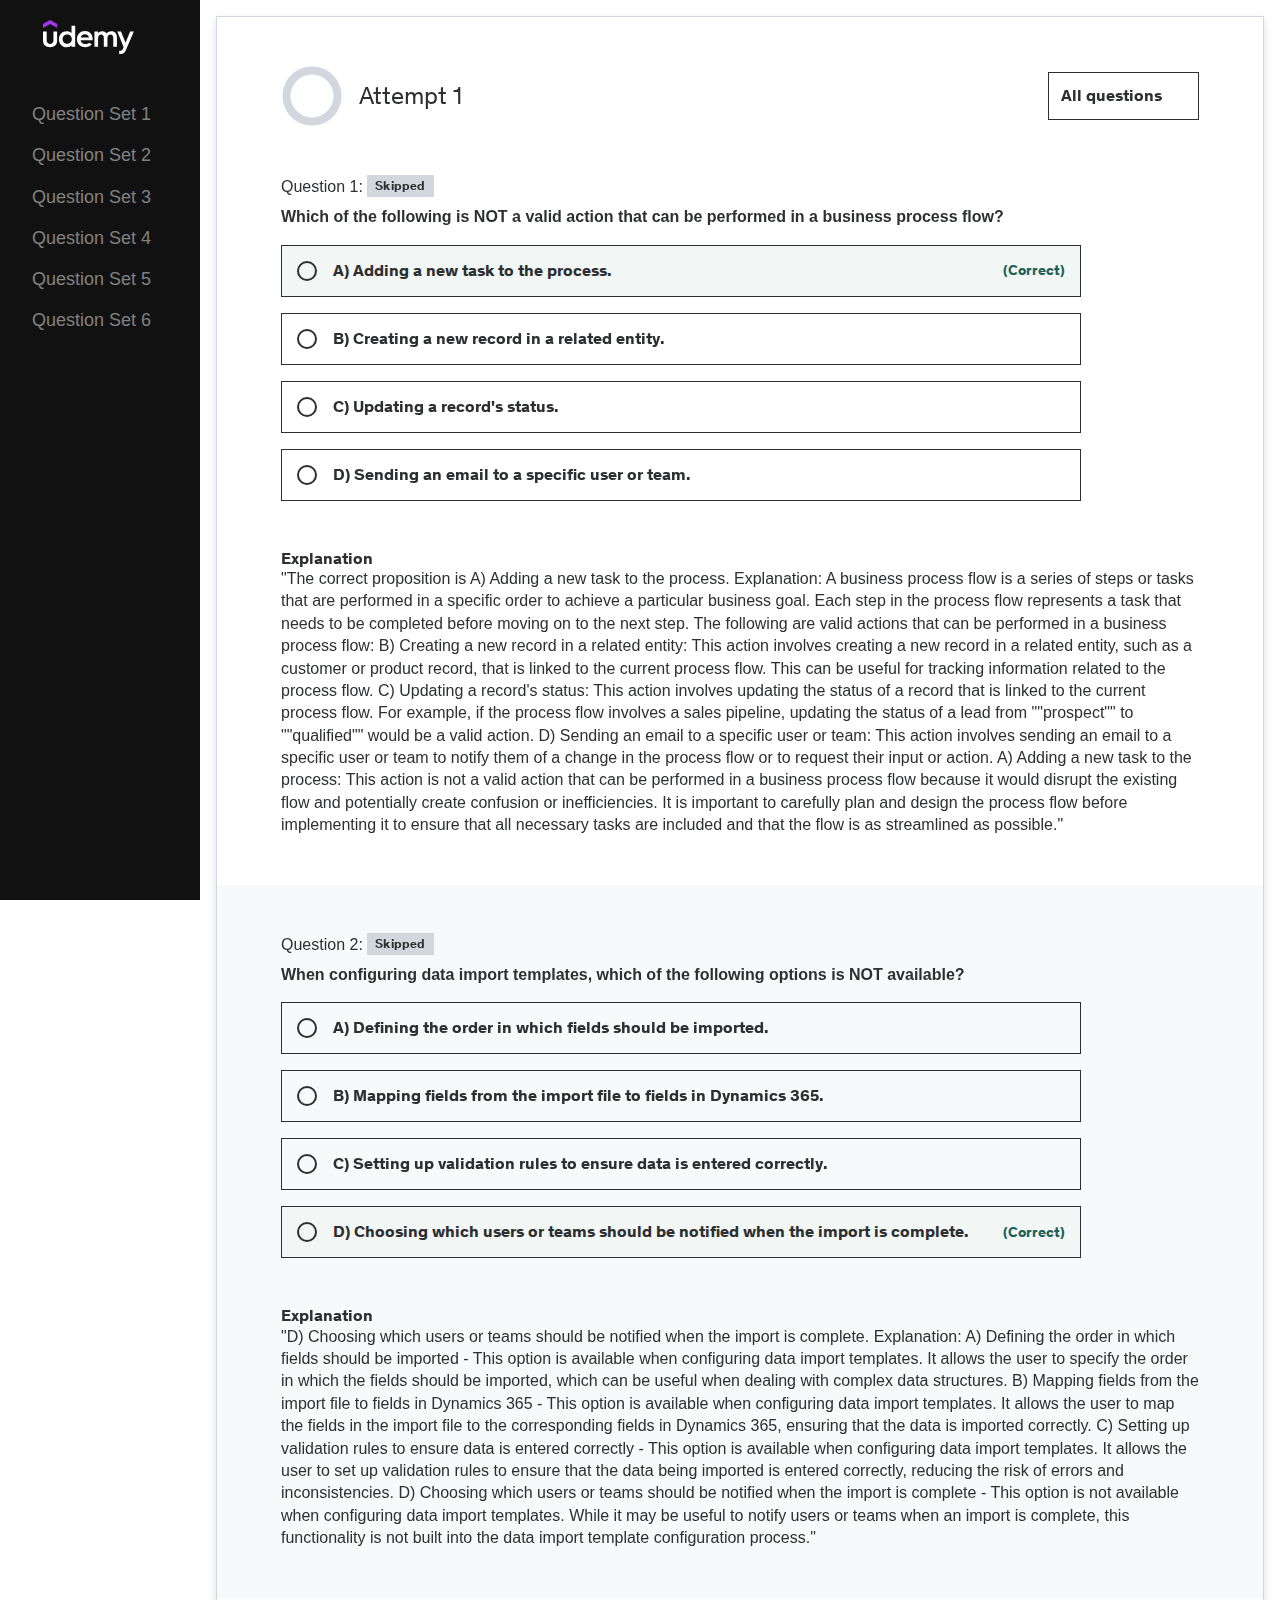
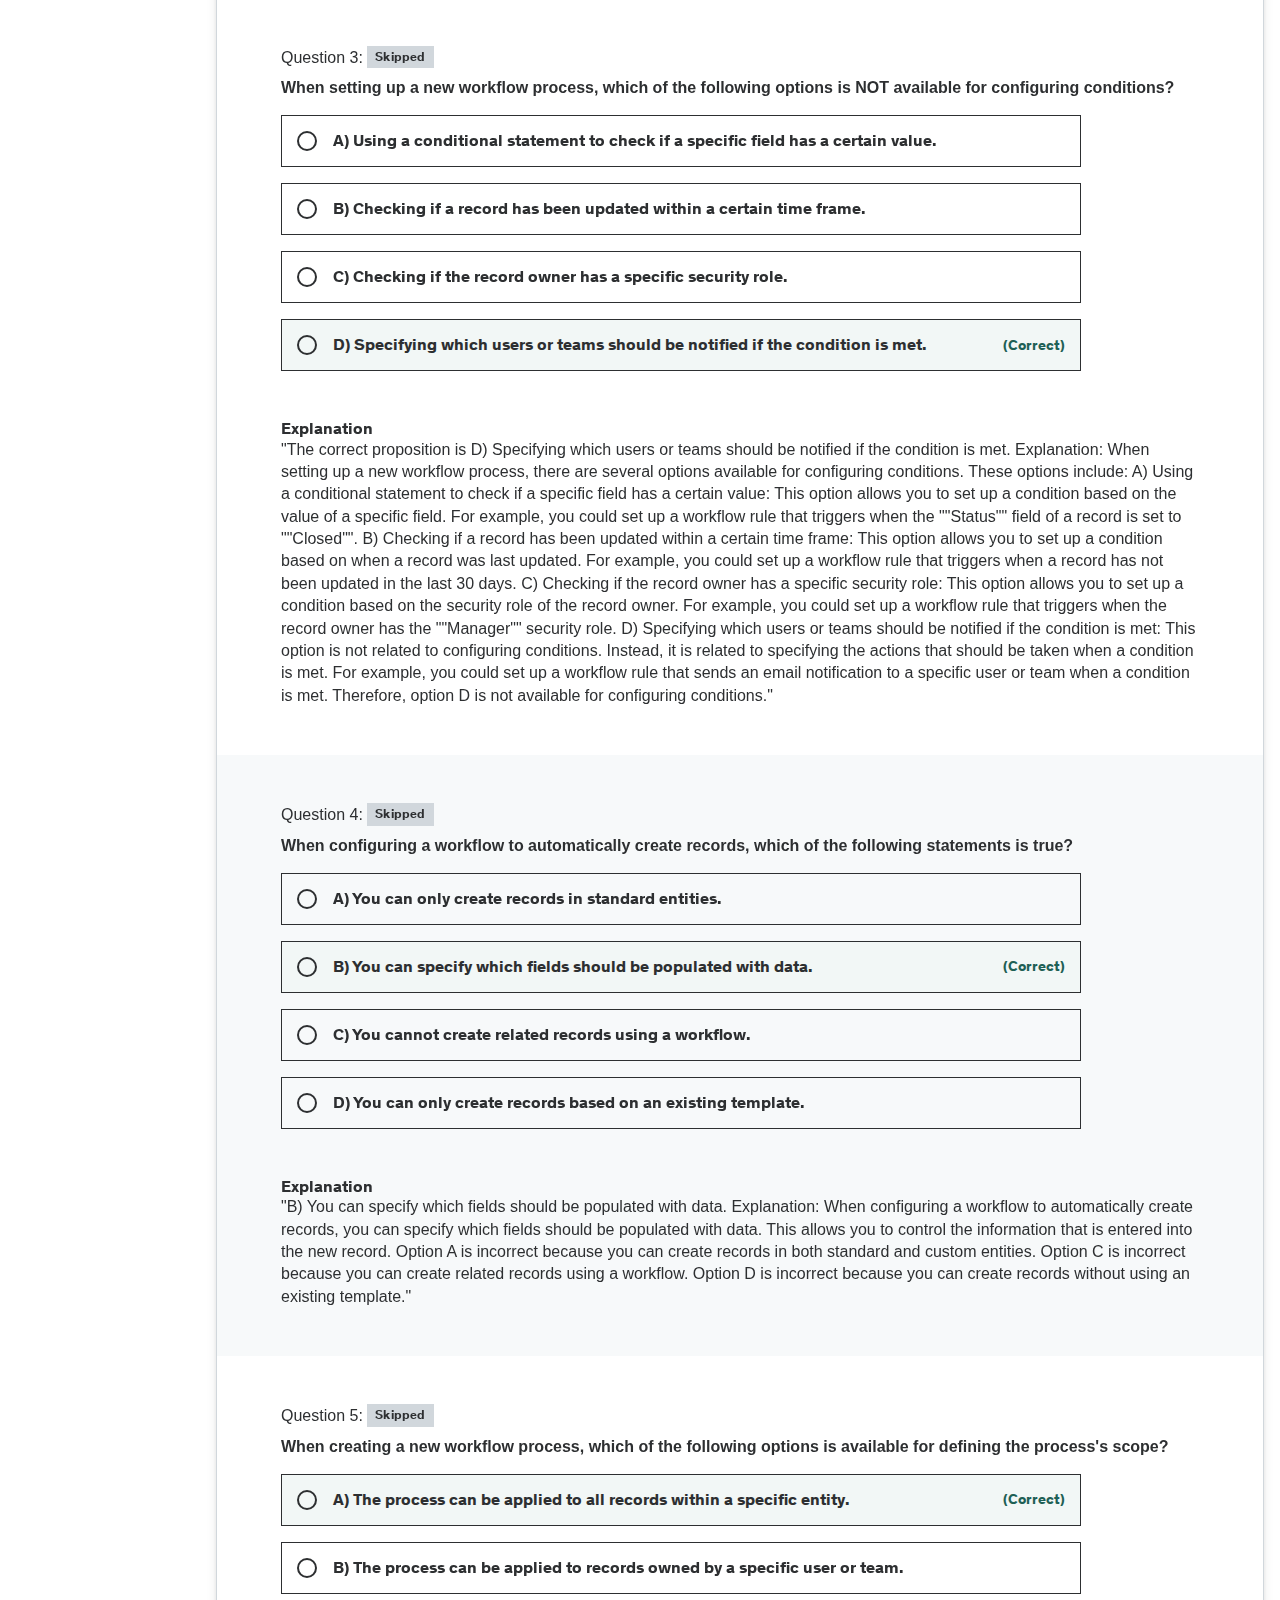
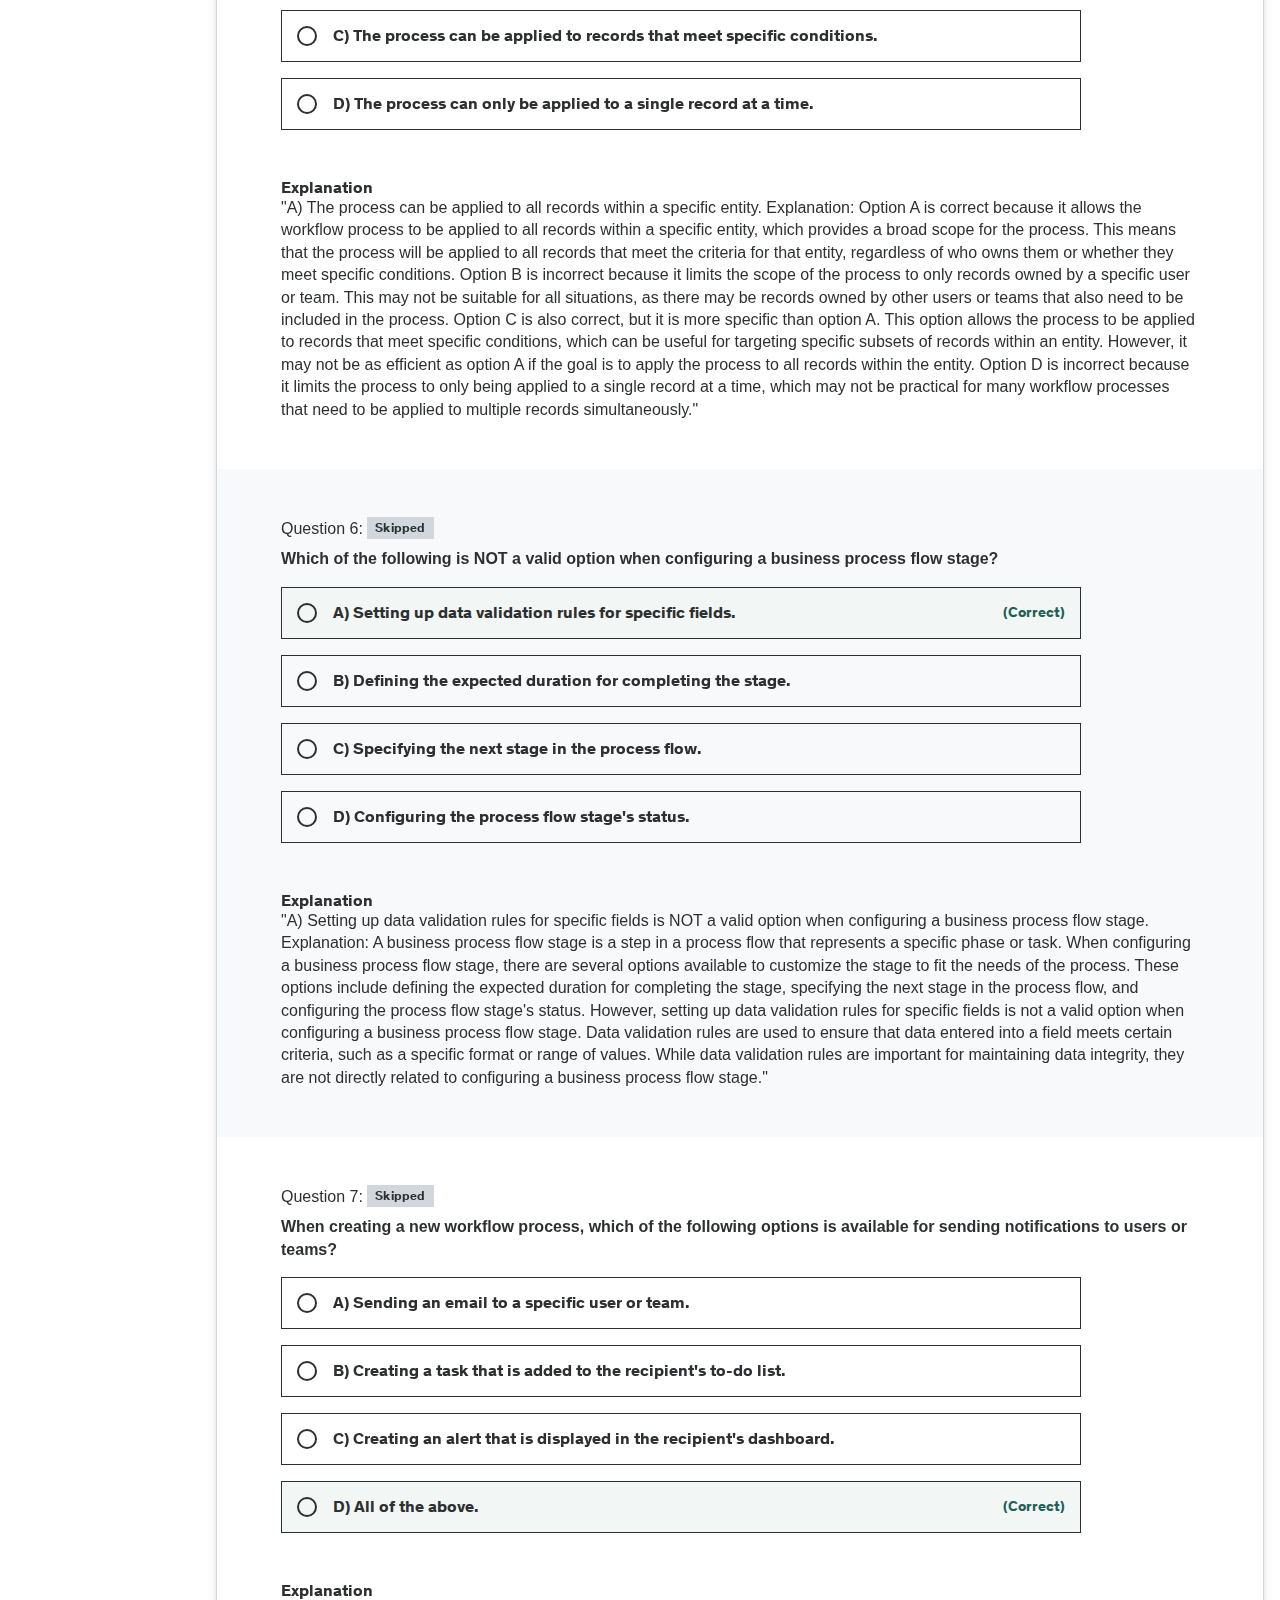
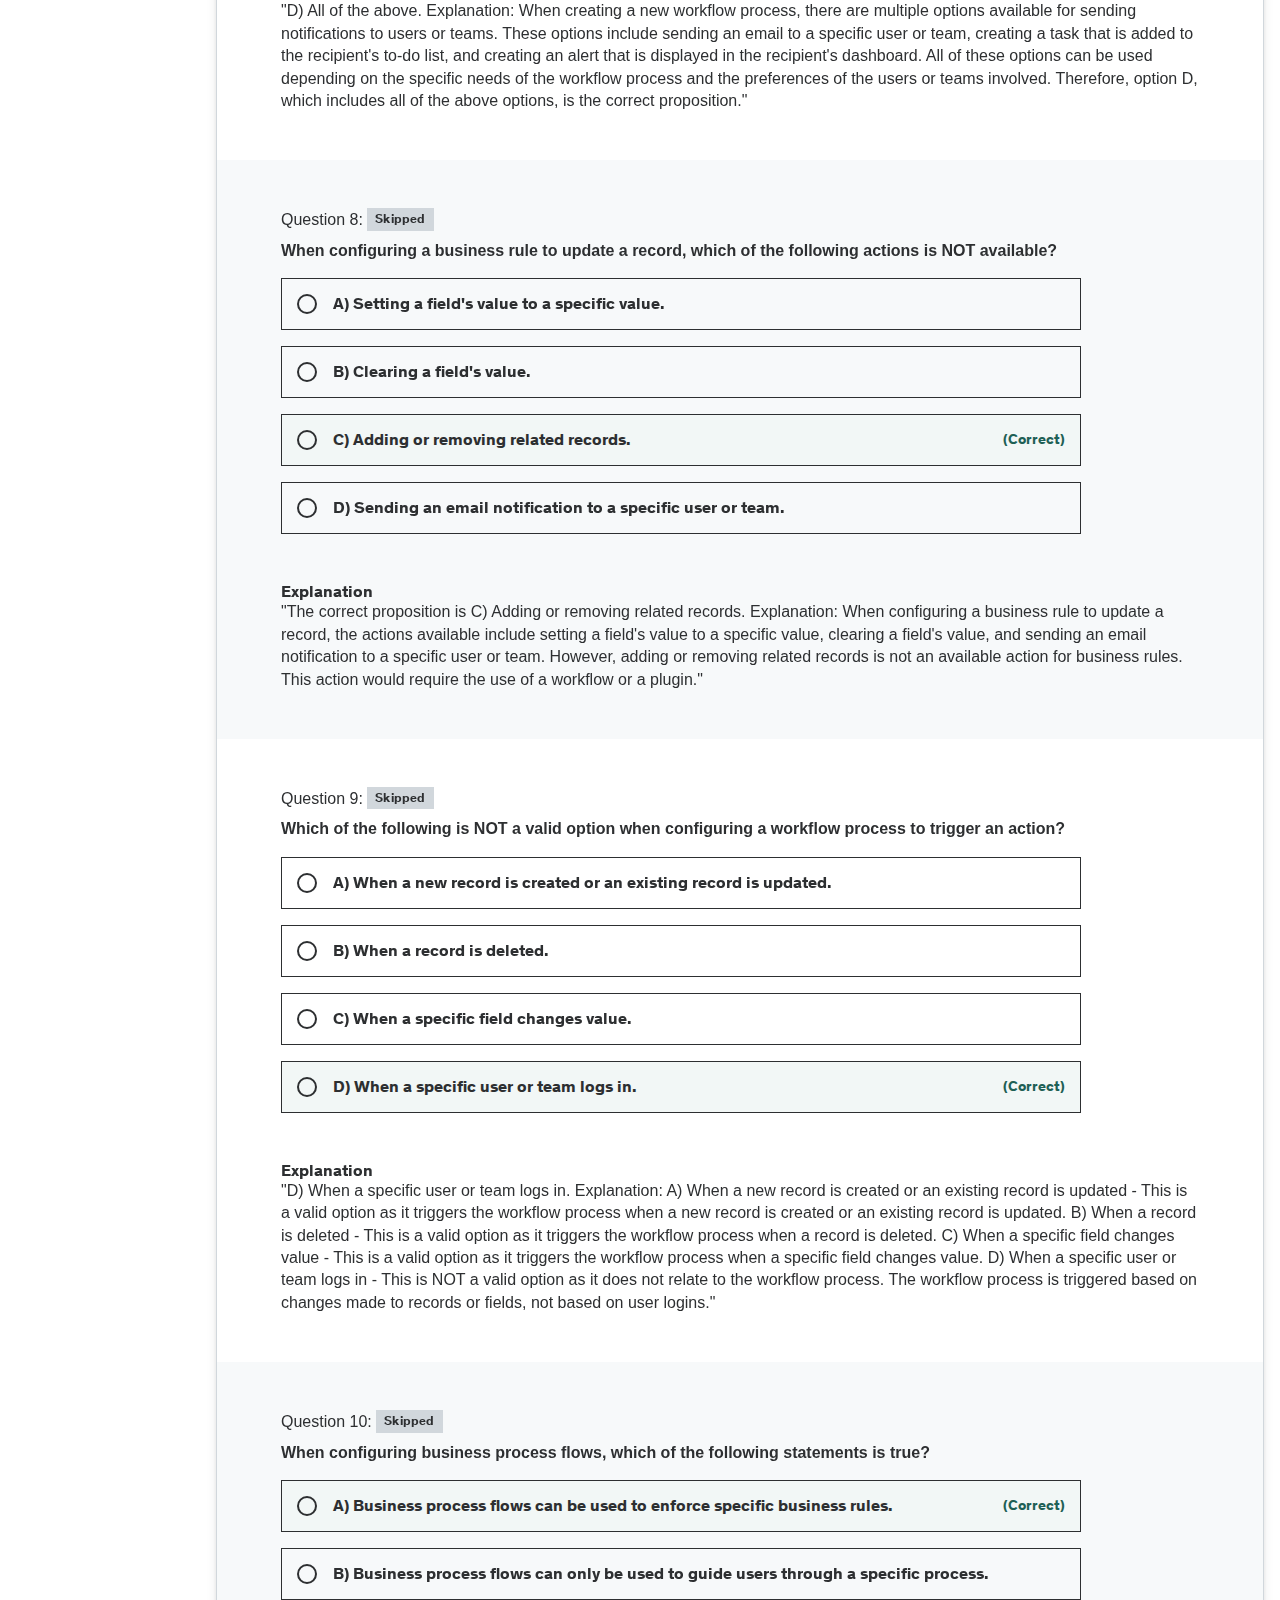
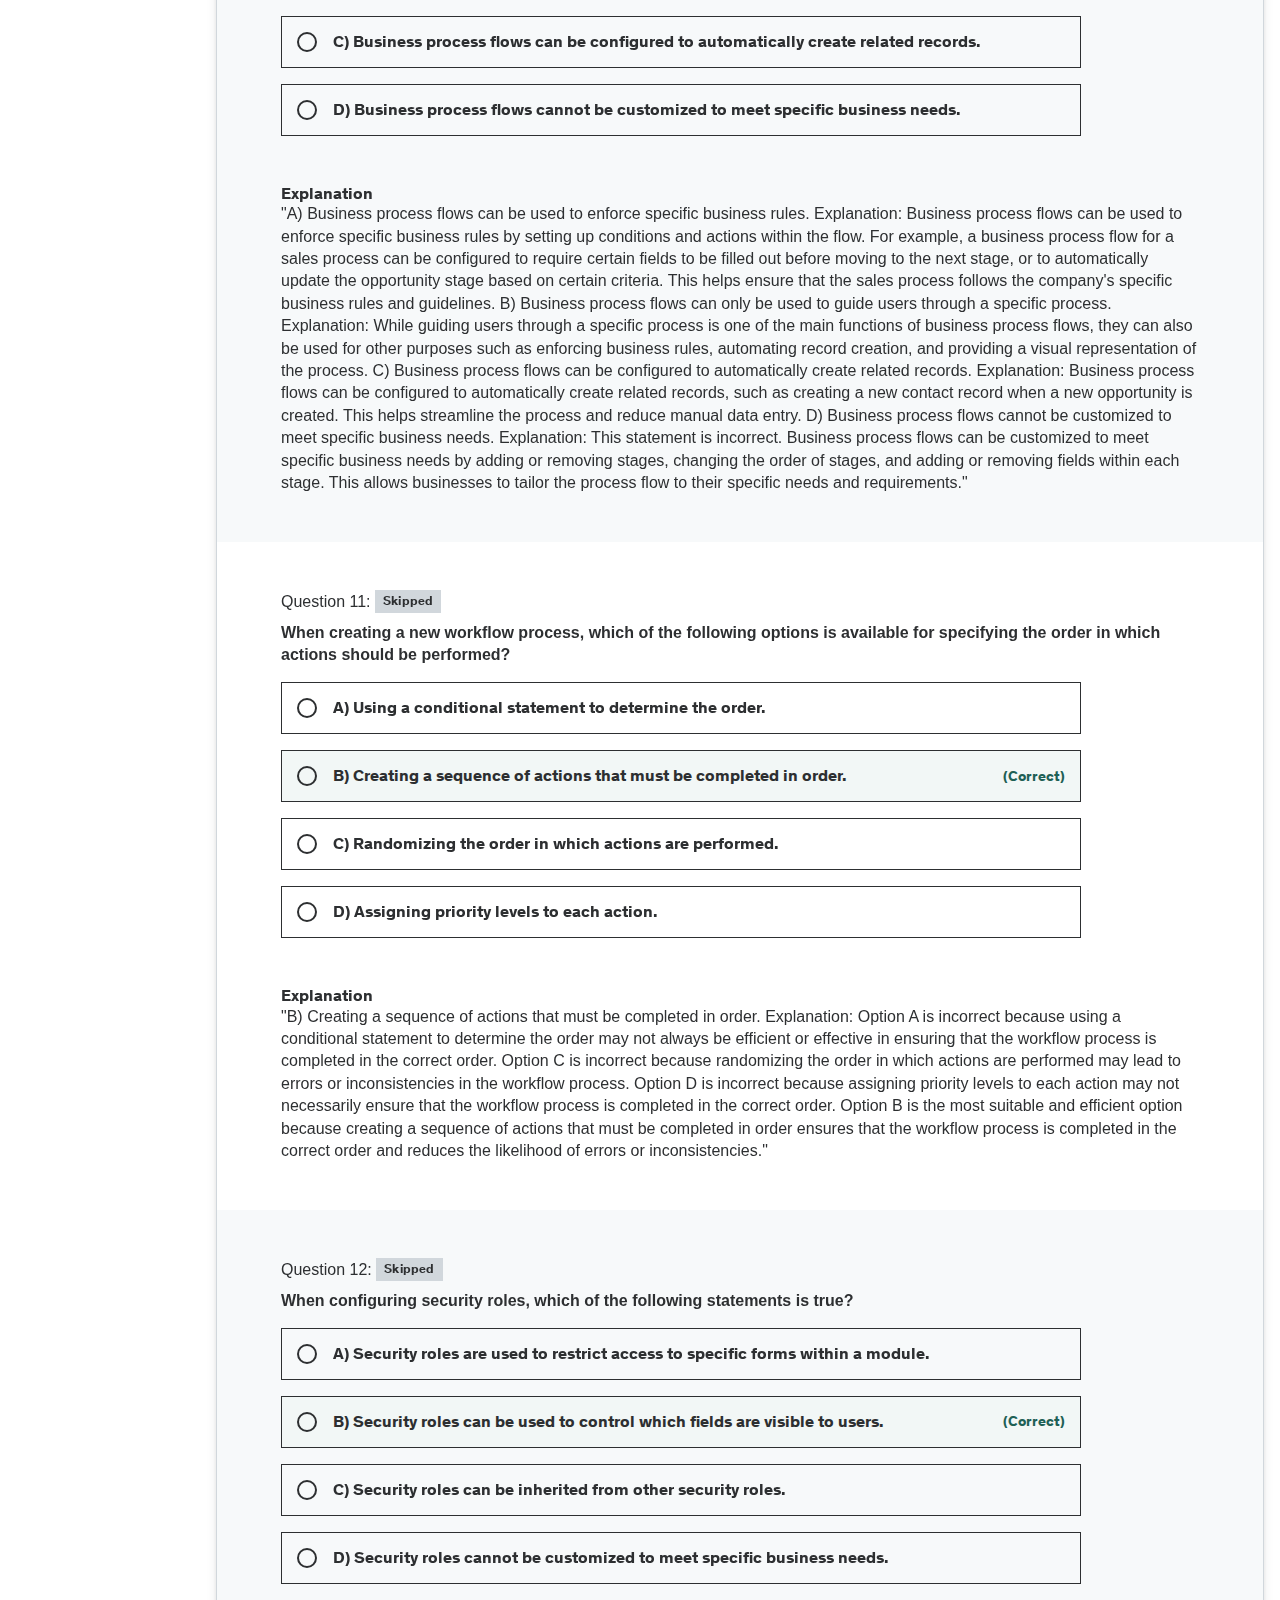
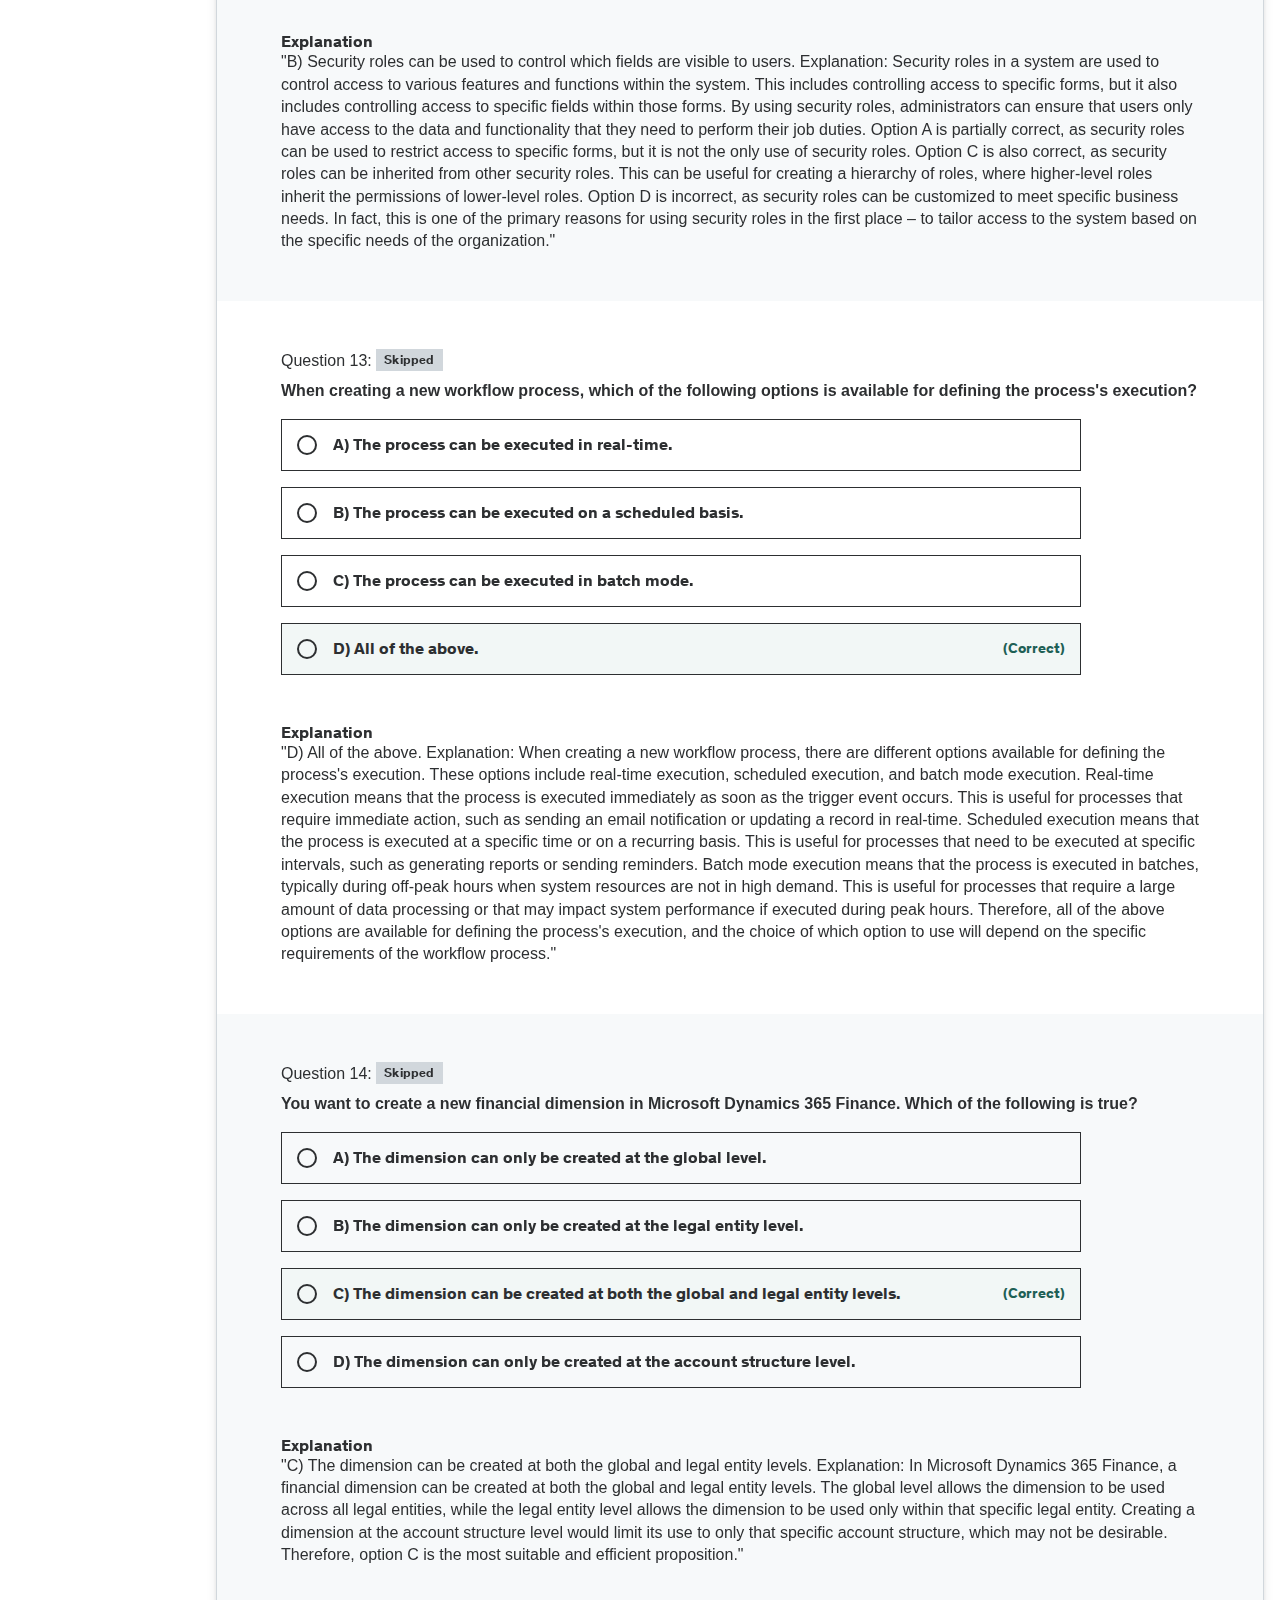
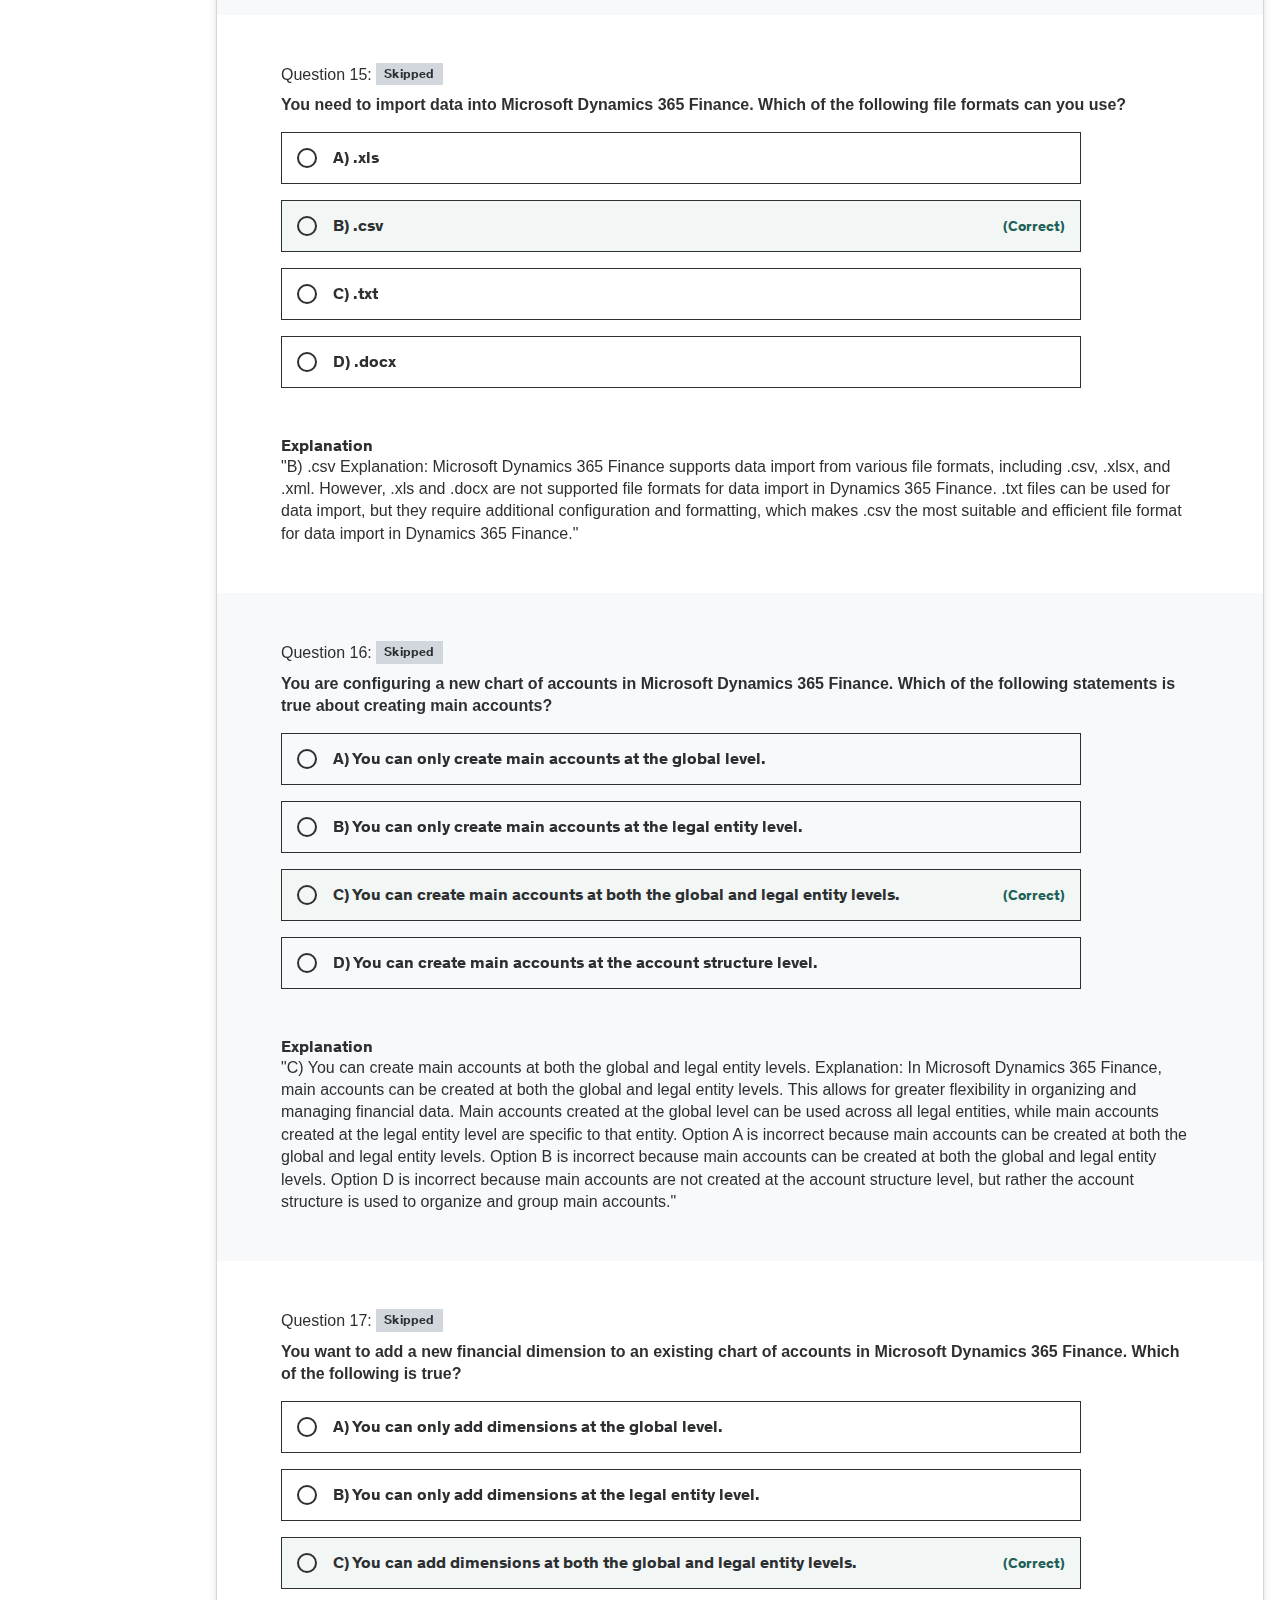
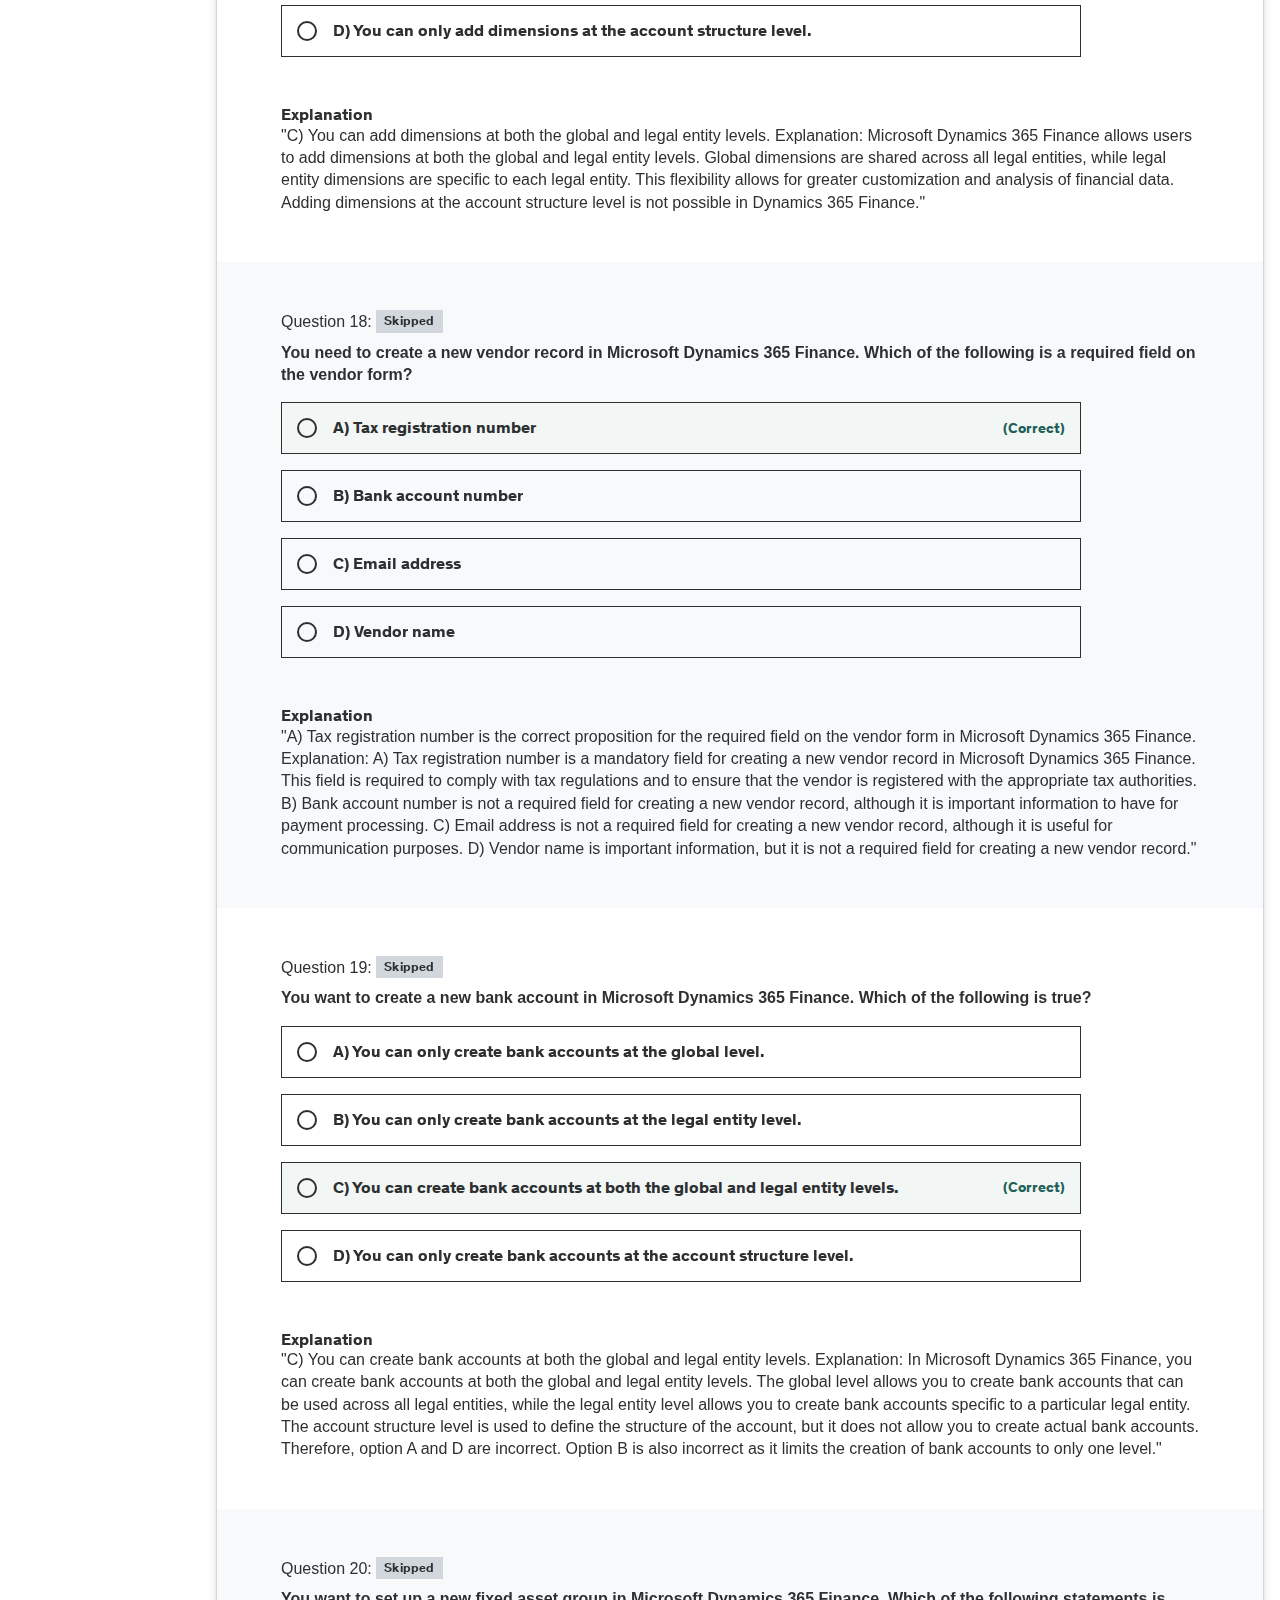
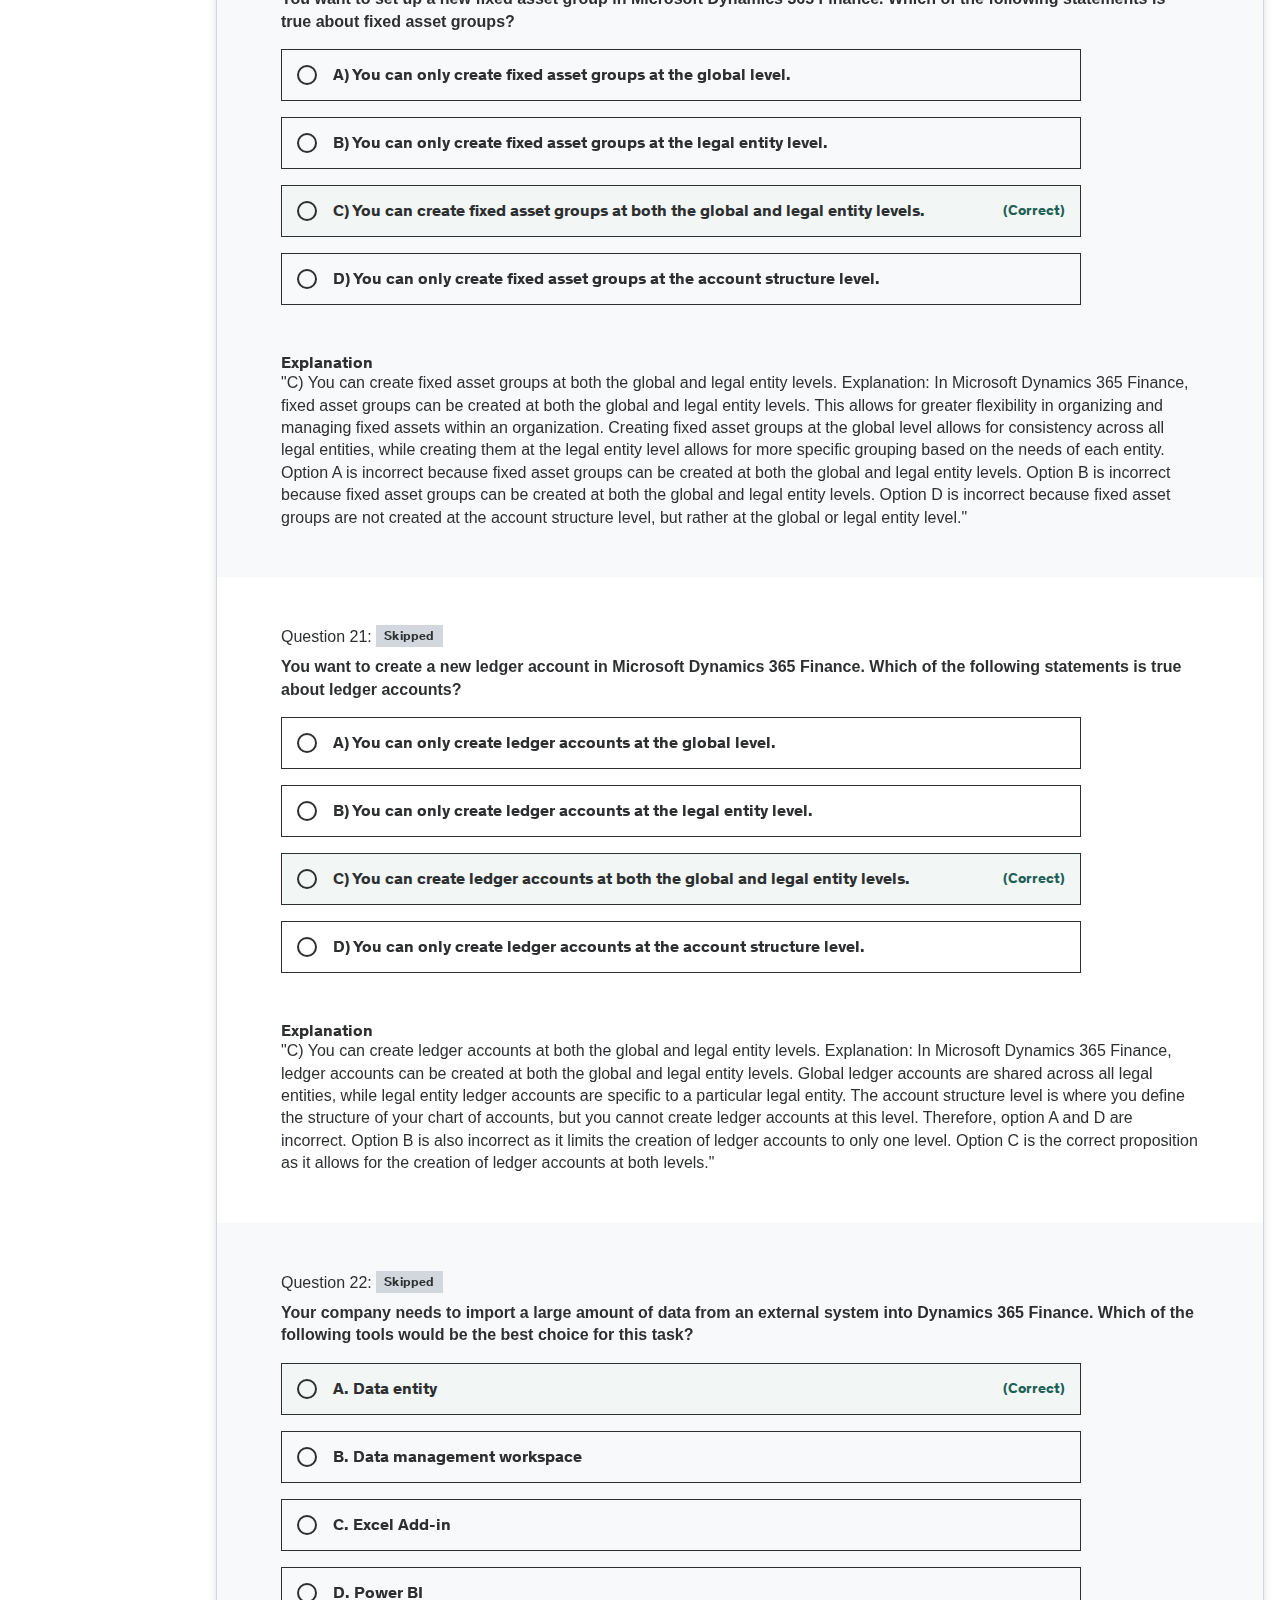
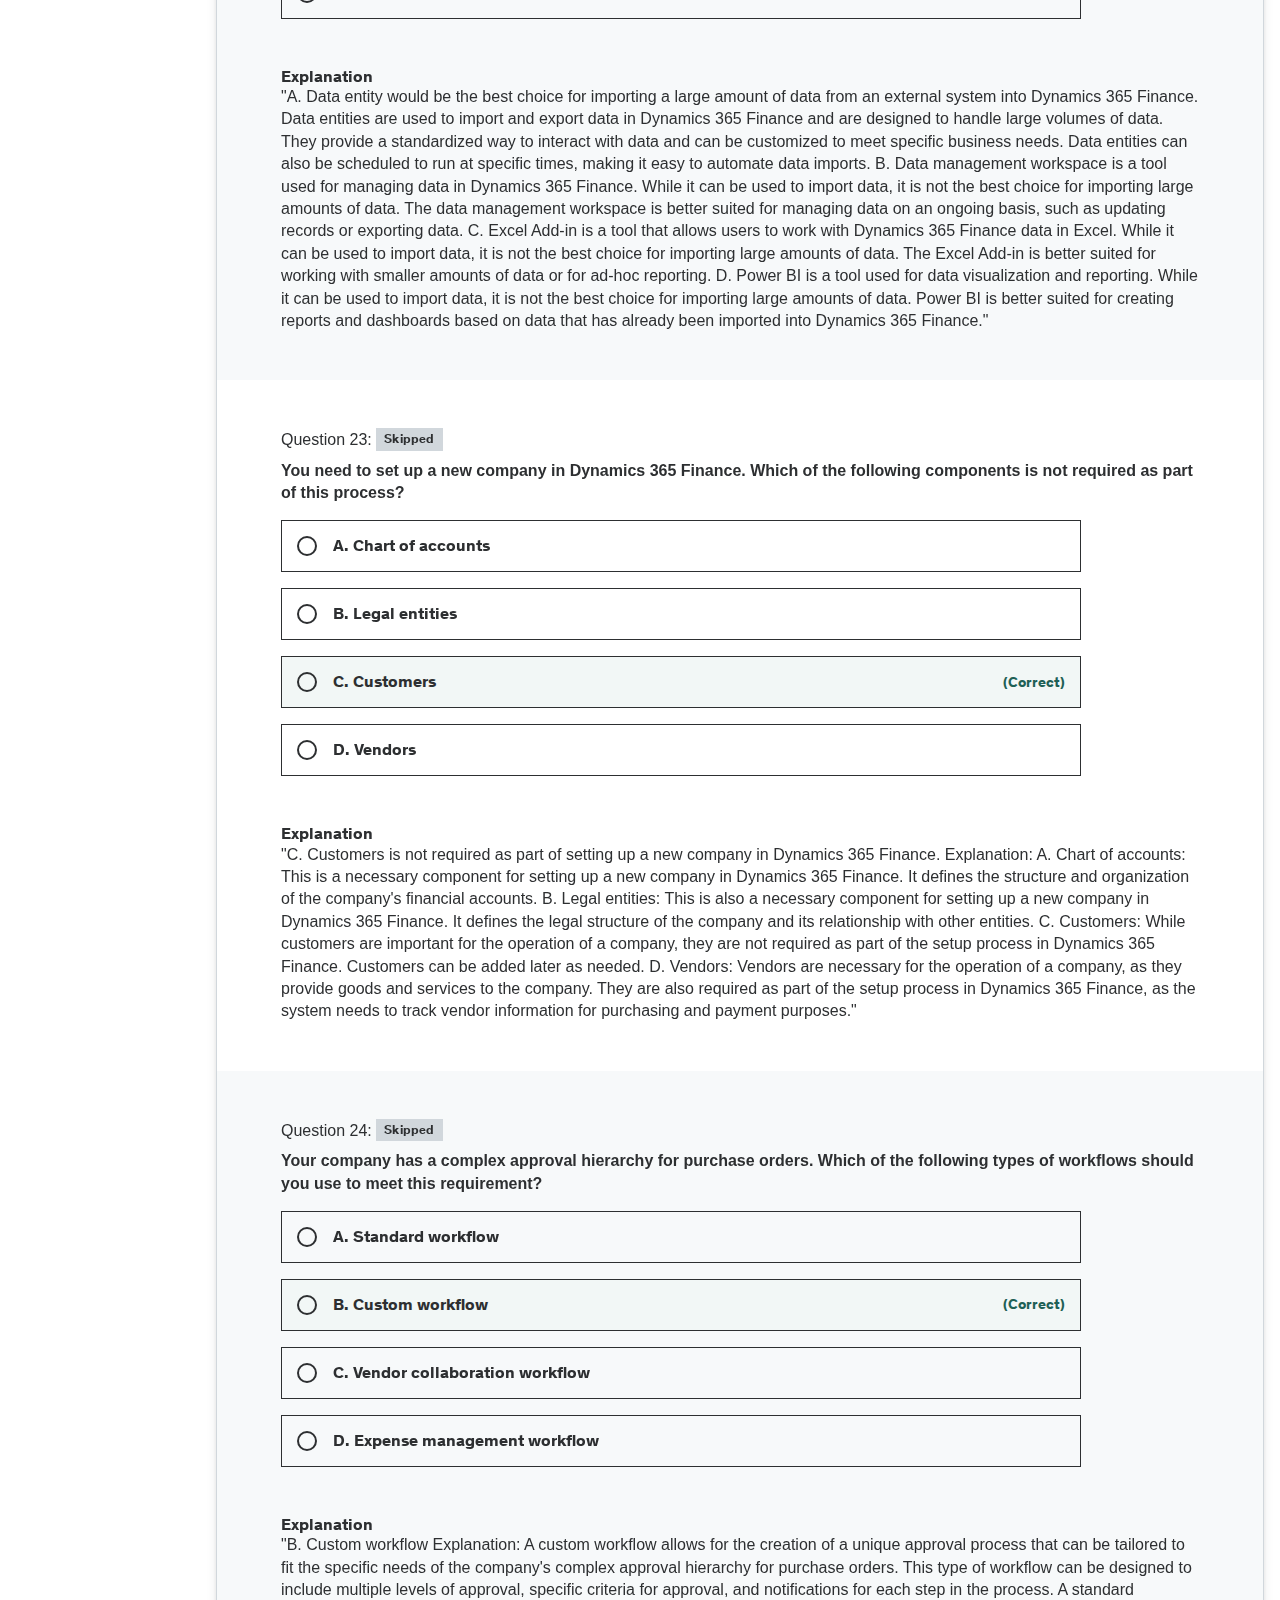
<file: test4.html>
﻿<!DOCTYPE html>
<html lang="en-us">
    <head>
        <meta charset="UTF-8">
        <meta name="viewport" content="width=device-width, initial-scale=1.0">
        <title>Course: Microsoft MB-300 Practice Exam Tests 2023 | Udemy</title>
        <link rel="stylesheet" type="text/css" href="combined-styles.css">
        <style>
            body {
              font-family: Arial, sans-serif;
              margin: 0;
              padding: 0;
            }
        
            .sidebar {
              height: 100%;
              width: 200px;
              position: fixed;
              background-color: #111;
              padding-top: 20px;
            }

            .sidebar img {
                margin-left: 2.7em;
                margin-bottom:20%;
            }
        
            .sidebar a {
              padding: 8px 8px 8px 32px;
              text-decoration: none;
              font-size: 18px;
              color: #818181;
              display: block;
            }
        
            .sidebar a:hover {
              color: #f1f1f1;
            }
        
            .content {
              margin-left: 200px;
              padding: 16px;
            }
        </style>
    </head>
    <body id="udemy" class="udemy">
        <div class="sidebar">
            <img data-savepage-currentsrc="https://www.udemy.com/staticx/udemy/images/v7/logo-udemy-inverted.svg" data-savepage-src="/staticx/udemy/images/v7/logo-udemy-inverted.svg" src="[data-uri]" alt="Udemy" width="91" height="34" data-savepage-loading="lazy">
            <a href="index.html">Question Set 1</a>
            <a href="test2.html">Question Set 2</a>
            <a href="test3.html">Question Set 3</a>
            <a href="test4.html">Question Set 4</a>
            <a href="test5.html">Question Set 5</a>
            <a href="test6.html">Question Set 6</a>
        </div>
		<div class="content">
			<div class="detailed-result-panel--detailed-result-panel--lQcl7" data-purpose="detailed-result-panel">
				<div class="detailed-result-panel--panel-row--2aE8z detailed-result-panel--top-row--LV6a9">
					<div class="detailed-result-panel--top-row-left--204RH">
						<div class="detailed-result-panel--chart--PNdDX">
							<div
								data-highcharts-chart="2"
								style="overflow: hidden;"
								role="region"
								aria-label="Chart. Highcharts interactive chart."
								aria-hidden="false"
							>
								<div
									id="highcharts-screen-reader-region-before-2"
									aria-label="Chart screen reader information, Chart."
									role="region"
									aria-hidden="false"
									style="position: relative;"
								>
									<div
										aria-hidden="false"
										style="
											position: absolute;
											width: 1px;
											height: 1px;
											overflow: hidden;
											white-space: nowrap;
											clip: rect(1px, 1px, 1px, 1px);
											margin-top: -3px;
											opacity: 0.01;
										"
									>
										<p>Chart</p>
										<div>Pie chart with 4 slices.</div>
									</div>
								</div>
								<div aria-hidden="false" style="position: relative;" class="highcharts-announcer-container">
									<div
										aria-hidden="false"
										aria-live="polite"
										style="
											position: absolute;
											width: 1px;
											height: 1px;
											overflow: hidden;
											white-space: nowrap;
											clip: rect(1px, 1px, 1px, 1px);
											margin-top: -3px;
											opacity: 0.01;
										"
									></div>
									<div
										aria-hidden="false"
										aria-live="assertive"
										style="
											position: absolute;
											width: 1px;
											height: 1px;
											overflow: hidden;
											white-space: nowrap;
											clip: rect(1px, 1px, 1px, 1px);
											margin-top: -3px;
											opacity: 0.01;
										"
									></div>
									<div
										aria-hidden="false"
										aria-live="polite"
										style="
											position: absolute;
											width: 1px;
											height: 1px;
											overflow: hidden;
											white-space: nowrap;
											clip: rect(1px, 1px, 1px, 1px);
											margin-top: -3px;
											opacity: 0.01;
										"
									></div>
								</div>
								<div
									id="highcharts-u2ifixn-14"
									dir="ltr"
									class="highcharts-container"
									style="
										position: relative;
										overflow: hidden;
										width: 80px;
										height: 80px;
										text-align: left;
										line-height: normal;
										z-index: 0;
										-webkit-tap-highlight-color: rgba(0, 0, 0, 0);
										user-select: none;
										touch-action: manipulation;
										outline: none;
									"
									tabindex="0"
									aria-hidden="false"
								>
									<svg
										version="1.1"
										class="highcharts-root"
										style="font-family: 'Lucida Grande', 'Lucida Sans Unicode', Arial, Helvetica, sans-serif; font-size: 12px;"
										xmlns="http://www.w3.org/2000/svg"
										width="80"
										height="80"
										viewBox="0 0 80 80"
										aria-label="Interactive chart"
										aria-hidden="false"
									>
										<desc aria-hidden="true">Created with Highcharts 9.2.2</desc>
										<defs aria-hidden="true">
											<clipPath id="highcharts-u2ifixn-19-"><rect x="0" y="0" width="80" height="80" fill="none"></rect></clipPath>
										</defs>
										<rect
											fill="transparent"
											class="highcharts-background"
											x="0"
											y="0"
											width="80"
											height="80"
											rx="0"
											ry="0"
											aria-hidden="true"
										></rect>
										<rect fill="none" class="highcharts-plot-background" x="0" y="0" width="80" height="80" aria-hidden="true"></rect>
										<rect
											fill="none"
											class="highcharts-plot-border"
											data-z-index="1"
											x="0"
											y="0"
											width="80"
											height="80"
											aria-hidden="true"
										></rect>
										<g class="highcharts-series-group" data-z-index="3" aria-hidden="false">
											<g
												class="highcharts-series highcharts-series-0 highcharts-pie-series highcharts-tracker"
												data-z-index="0.1"
												opacity="1"
												transform="translate(0,0) scale(1 1)"
												style="cursor: pointer;"
												aria-hidden="false"
												aria-label=""
											>
												<path
													fill="#acd2cc"
													d="M 39.99388980388915 10.000000622241615 A 30 30 0 0 1 39.963889812566485 10.000021732435144 L 39.97472286879654 19.0000152127046 A 21 21 0 0 0 39.9957228627224 19.00000043556913 Z"
													transform="translate(0,0)"
													stroke="#ffffff"
													stroke-width="1"
													opacity="1"
													stroke-linejoin="round"
													class="highcharts-point highcharts-color-0"
													tabindex="-1"
													role="img"
													aria-label="1. Correct, 0."
													style="outline: 0px;"
												></path>
												<path
													fill="#fcbca0"
													d="M 39.99388980388915 10.000000622241615 A 30 30 0 0 1 39.963889812566485 10.000021732435144 L 39.97472286879654 19.0000152127046 A 21 21 0 0 0 39.9957228627224 19.00000043556913 Z"
													transform="translate(0,0)"
													stroke="#ffffff"
													stroke-width="1"
													opacity="1"
													stroke-linejoin="round"
													class="highcharts-point highcharts-color-1"
													tabindex="-1"
													role="img"
													aria-label="2. Wrong answer, 0."
													style="outline: 0px;"
												></path>
												<path
													fill="#d1d7dc"
													d="M 39.99388980388915 10.000000622241615 A 30 30 0 0 1 39.963889812566485 10.000021732435144 L 39.97472286879654 19.0000152127046 A 21 21 0 0 0 39.9957228627224 19.00000043556913 Z"
													transform="translate(0,0)"
													stroke="#ffffff"
													stroke-width="1"
													opacity="1"
													stroke-linejoin="round"
													class="highcharts-point highcharts-color-2"
													tabindex="-1"
													role="img"
													aria-label="3. Skipped, 0."
													style="outline: 0px;"
												></path>
												<path
													fill="#d1d7dc"
													d="M 39.99388980388915 10.000000622241615 A 30 30 0 1 1 39.95833060185785 10.000028938992983 M 39.970831421300495 19.000020257295088 A 21 21 0 1 0 39.9957228627224 19.00000043556913"
													transform="translate(0,0)"
													stroke="#ffffff"
													stroke-width="1"
													opacity="1"
													stroke-linejoin="round"
													class="highcharts-point highcharts-color-3"
													tabindex="-1"
													role="img"
													aria-label="4. Unanswered, 60."
													style="outline: 0px;"
												></path>
											</g>
											<g
												class="highcharts-markers highcharts-series-0 highcharts-pie-series"
												data-z-index="0.1"
												opacity="1"
												transform="translate(0,0) scale(1 1)"
												aria-hidden="true"
											></g>
										</g>
										<text
											x="40"
											text-anchor="middle"
											class="highcharts-title"
											data-z-index="4"
											style="color: #333333; font-size: 18px; fill: #333333;"
											y="24"
											aria-hidden="true"
										></text>
										<text
											x="40"
											text-anchor="middle"
											class="highcharts-subtitle"
											data-z-index="4"
											style="color: #666666; fill: #666666;"
											y="24"
											aria-hidden="true"
										></text>
										<text
											x="10"
											text-anchor="start"
											class="highcharts-caption"
											data-z-index="4"
											style="color: #666666; fill: #666666;"
											y="77"
											aria-hidden="true"
										></text>
										<g class="highcharts-legend highcharts-no-tooltip" data-z-index="7" aria-hidden="true">
											<rect
												fill="none"
												class="highcharts-legend-box"
												rx="0"
												ry="0"
												x="0"
												y="0"
												width="8"
												height="8"
												visibility="hidden"
											></rect>
											<g data-z-index="1"><g></g></g>
										</g>
									</svg>
								</div>
								<div id="highcharts-screen-reader-region-after-2" aria-label="" aria-hidden="false" style="position: relative;">
									<div
										aria-hidden="false"
										style="
											position: absolute;
											width: 1px;
											height: 1px;
											overflow: hidden;
											white-space: nowrap;
											clip: rect(1px, 1px, 1px, 1px);
											margin-top: -3px;
											opacity: 0.01;
										"
									>
										<div id="highcharts-end-of-chart-marker-2" class="highcharts-exit-anchor" tabindex="0" aria-hidden="false">
											End of interactive chart.
										</div>
									</div>
								</div>
							</div>
						</div>
						<div class="ud-text-xl">Attempt 1</div>
					</div>
					<div class="detailed-result-panel--top-row-right--3jx5Z">
						<div class="popper-module--popper--2BpLn">
							<button
								type="button"
								id="dropdown-trigger--164"
								aria-expanded="false"
								tabindex="0"
								class="ud-btn ud-btn-large ud-btn-secondary ud-heading-md"
							>
								<span>All questions</span>
								<svg aria-hidden="true" focusable="false" class="ud-icon ud-icon-small"><use xlink:href="#icon-expand"></use></svg>
							</button>
							<div
								id="popper-content--166"
								aria-labelledby="dropdown-trigger--164"
								class="popper-module--popper-content--3cLBV"
								style="top: 100%; left: 0px; width: 20rem;"
							>
								<div class="popper-module--animation-wrapper--2ogNt">
									<div class="dropdown-module--menu--2O7pL dropdown-module--dropdown-menu--3HbSn" style="max-height: 28rem;">
										<ul class="ud-unstyled-list ud-block-list">
											<li>
												<button
													type="button"
													class="ud-btn ud-btn-large ud-btn-ghost ud-text-sm ud-block-list-item ud-block-list-item-small ud-block-list-item-neutral"
												>
													<div class="ud-block-list-item-content">All questions</div>
												</button>
											</li>
											<li>
												<button
													type="button"
													class="ud-btn ud-btn-large ud-btn-ghost ud-text-sm ud-block-list-item ud-block-list-item-small ud-block-list-item-neutral"
												>
													<div class="ud-block-list-item-content">Correct</div>
												</button>
											</li>
											<li>
												<button
													type="button"
													class="ud-btn ud-btn-large ud-btn-ghost ud-text-sm ud-block-list-item ud-block-list-item-small ud-block-list-item-neutral"
												>
													<div class="ud-block-list-item-content">Incorrect</div>
												</button>
											</li>
											<li>
												<button
													type="button"
													class="ud-btn ud-btn-large ud-btn-ghost ud-text-sm ud-block-list-item ud-block-list-item-small ud-block-list-item-neutral"
												>
													<div class="ud-block-list-item-content">Skipped</div>
												</button>
											</li>
											<li>
												<button
													type="button"
													class="ud-btn ud-btn-large ud-btn-ghost ud-text-sm ud-block-list-item ud-block-list-item-small ud-block-list-item-neutral"
												>
													<div class="ud-block-list-item-content">Marked for review</div>
												</button>
											</li>
										</ul>
									</div>
								</div>
							</div>
						</div>
					</div>
				</div>
				<div class="detailed-result-panel--panel-row--2aE8z detailed-result-panel--question-container--7NyiS">
					<form class="mc-quiz-question--container--3GZ4h">
						<span>Question 1: </span>
						<div class="ud-badge ud-heading-xs mc-quiz-question--skipped--pLGiT">Skipped</div>
						<div
							data-purpose="safely-set-inner-html:rich-text-viewer:html"
							class="ud-text-bold mc-quiz-question--question-prompt--2_dlz rt-scaffolding"
							id="question-prompt"
						>
							Which of the following is NOT a valid action that can be performed in a business process flow?
						</div>
						<ul role="group" aria-labelledby="question-prompt" class="ud-unstyled-list">
							<li class="mc-quiz-question--answer--eCdL3">
								<label
									class="mc-quiz-answer--answer--11thr mc-quiz-answer--correct--is6Db mc-quiz-answer--reviewing--36GXi ud-toggle-input-container ud-toggle-input-block-container ud-toggle-input-disabled"
									for="radio--167"
								>
									<input
										name="answer"
										disabled=""
										data-index="0"
										class="ud-sr-only ud-custom-focus-visible ud-real-toggle-input"
										id="radio--167"
										type="radio"
									/>
									<span class="ud-fake-toggle-input ud-fake-toggle-radio ud-fake-toggle-radio-large"></span>
									<div class="ud-toggle-input-block-outline"></div>
									<div class="ud-heading-md">
										<div class="mc-quiz-answer--answer-inner--3WH_P">
											<div
												data-purpose="safely-set-inner-html:rich-text-viewer:html"
												class="mc-quiz-answer--answer-body--1JtTQ rt-scaffolding"
											>
												A) Adding a new task to the process.
											</div>
											<div class="ud-heading-sm mc-quiz-answer--correctness--3pFQG">(Correct)</div>
										</div>
									</div>
								</label>
							</li>
							<li class="mc-quiz-question--answer--eCdL3">
								<label
									class="mc-quiz-answer--answer--11thr mc-quiz-answer--reviewing--36GXi ud-toggle-input-container ud-toggle-input-block-container ud-toggle-input-disabled"
									for="radio--168"
								>
									<input
										name="answer"
										disabled=""
										data-index="1"
										class="ud-sr-only ud-custom-focus-visible ud-real-toggle-input"
										id="radio--168"
										type="radio"
									/>
									<span class="ud-fake-toggle-input ud-fake-toggle-radio ud-fake-toggle-radio-large"></span>
									<div class="ud-toggle-input-block-outline"></div>
									<div class="ud-heading-md">
										<div class="mc-quiz-answer--answer-inner--3WH_P">
											<div
												data-purpose="safely-set-inner-html:rich-text-viewer:html"
												class="mc-quiz-answer--answer-body--1JtTQ rt-scaffolding"
											>
												B) Creating a new record in a related entity.
											</div>
										</div>
									</div>
								</label>
							</li>
							<li class="mc-quiz-question--answer--eCdL3">
								<label
									class="mc-quiz-answer--answer--11thr mc-quiz-answer--reviewing--36GXi ud-toggle-input-container ud-toggle-input-block-container ud-toggle-input-disabled"
									for="radio--169"
								>
									<input
										name="answer"
										disabled=""
										data-index="2"
										class="ud-sr-only ud-custom-focus-visible ud-real-toggle-input"
										id="radio--169"
										type="radio"
									/>
									<span class="ud-fake-toggle-input ud-fake-toggle-radio ud-fake-toggle-radio-large"></span>
									<div class="ud-toggle-input-block-outline"></div>
									<div class="ud-heading-md">
										<div class="mc-quiz-answer--answer-inner--3WH_P">
											<div
												data-purpose="safely-set-inner-html:rich-text-viewer:html"
												class="mc-quiz-answer--answer-body--1JtTQ rt-scaffolding"
											>
												C) Updating a record's status.
											</div>
										</div>
									</div>
								</label>
							</li>
							<li class="mc-quiz-question--answer--eCdL3">
								<label
									class="mc-quiz-answer--answer--11thr mc-quiz-answer--reviewing--36GXi ud-toggle-input-container ud-toggle-input-block-container ud-toggle-input-disabled"
									for="radio--170"
								>
									<input
										name="answer"
										disabled=""
										data-index="3"
										class="ud-sr-only ud-custom-focus-visible ud-real-toggle-input"
										id="radio--170"
										type="radio"
									/>
									<span class="ud-fake-toggle-input ud-fake-toggle-radio ud-fake-toggle-radio-large"></span>
									<div class="ud-toggle-input-block-outline"></div>
									<div class="ud-heading-md">
										<div class="mc-quiz-answer--answer-inner--3WH_P">
											<div
												data-purpose="safely-set-inner-html:rich-text-viewer:html"
												class="mc-quiz-answer--answer-body--1JtTQ rt-scaffolding"
											>
												D) Sending an email to a specific user or team.
											</div>
										</div>
									</div>
								</label>
							</li>
						</ul>
						<div class="mc-quiz-question--explanation--Q5KHQ">
							<h4 class="ud-heading-md">Explanation</h4>
							<div data-purpose="safely-set-inner-html:rich-text-viewer:html" id="question-explanation" class="rt-scaffolding">
								"The correct proposition is A) Adding a new task to the process. Explanation: A business process flow is a series of steps or tasks
								that are performed in a specific order to achieve a particular business goal. Each step in the process flow represents a task that
								needs to be completed before moving on to the next step. The following are valid actions that can be performed in a business process
								flow: B) Creating a new record in a related entity: This action involves creating a new record in a related entity, such as a
								customer or product record, that is linked to the current process flow. This can be useful for tracking information related to the
								process flow. C) Updating a record's status: This action involves updating the status of a record that is linked to the current
								process flow. For example, if the process flow involves a sales pipeline, updating the status of a lead from ""prospect"" to
								""qualified"" would be a valid action. D) Sending an email to a specific user or team: This action involves sending an email to a
								specific user or team to notify them of a change in the process flow or to request their input or action. A) Adding a new task to
								the process: This action is not a valid action that can be performed in a business process flow because it would disrupt the
								existing flow and potentially create confusion or inefficiencies. It is important to carefully plan and design the process flow
								before implementing it to ensure that all necessary tasks are included and that the flow is as streamlined as possible."
							</div>
						</div>
					</form>
				</div>
				<div class="detailed-result-panel--panel-row--2aE8z detailed-result-panel--question-container--7NyiS">
					<form class="mc-quiz-question--container--3GZ4h">
						<span>Question 2: </span>
						<div class="ud-badge ud-heading-xs mc-quiz-question--skipped--pLGiT">Skipped</div>
						<div
							data-purpose="safely-set-inner-html:rich-text-viewer:html"
							class="ud-text-bold mc-quiz-question--question-prompt--2_dlz rt-scaffolding"
							id="question-prompt"
						>
							When configuring data import templates, which of the following options is NOT available?
						</div>
						<ul role="group" aria-labelledby="question-prompt" class="ud-unstyled-list">
							<li class="mc-quiz-question--answer--eCdL3">
								<label
									class="mc-quiz-answer--answer--11thr mc-quiz-answer--reviewing--36GXi ud-toggle-input-container ud-toggle-input-block-container ud-toggle-input-disabled"
									for="radio--171"
								>
									<input
										name="answer"
										disabled=""
										data-index="0"
										class="ud-sr-only ud-custom-focus-visible ud-real-toggle-input"
										id="radio--171"
										type="radio"
									/>
									<span class="ud-fake-toggle-input ud-fake-toggle-radio ud-fake-toggle-radio-large"></span>
									<div class="ud-toggle-input-block-outline"></div>
									<div class="ud-heading-md">
										<div class="mc-quiz-answer--answer-inner--3WH_P">
											<div
												data-purpose="safely-set-inner-html:rich-text-viewer:html"
												class="mc-quiz-answer--answer-body--1JtTQ rt-scaffolding"
											>
												A) Defining the order in which fields should be imported.
											</div>
										</div>
									</div>
								</label>
							</li>
							<li class="mc-quiz-question--answer--eCdL3">
								<label
									class="mc-quiz-answer--answer--11thr mc-quiz-answer--reviewing--36GXi ud-toggle-input-container ud-toggle-input-block-container ud-toggle-input-disabled"
									for="radio--172"
								>
									<input
										name="answer"
										disabled=""
										data-index="1"
										class="ud-sr-only ud-custom-focus-visible ud-real-toggle-input"
										id="radio--172"
										type="radio"
									/>
									<span class="ud-fake-toggle-input ud-fake-toggle-radio ud-fake-toggle-radio-large"></span>
									<div class="ud-toggle-input-block-outline"></div>
									<div class="ud-heading-md">
										<div class="mc-quiz-answer--answer-inner--3WH_P">
											<div
												data-purpose="safely-set-inner-html:rich-text-viewer:html"
												class="mc-quiz-answer--answer-body--1JtTQ rt-scaffolding"
											>
												B) Mapping fields from the import file to fields in Dynamics 365.
											</div>
										</div>
									</div>
								</label>
							</li>
							<li class="mc-quiz-question--answer--eCdL3">
								<label
									class="mc-quiz-answer--answer--11thr mc-quiz-answer--reviewing--36GXi ud-toggle-input-container ud-toggle-input-block-container ud-toggle-input-disabled"
									for="radio--173"
								>
									<input
										name="answer"
										disabled=""
										data-index="2"
										class="ud-sr-only ud-custom-focus-visible ud-real-toggle-input"
										id="radio--173"
										type="radio"
									/>
									<span class="ud-fake-toggle-input ud-fake-toggle-radio ud-fake-toggle-radio-large"></span>
									<div class="ud-toggle-input-block-outline"></div>
									<div class="ud-heading-md">
										<div class="mc-quiz-answer--answer-inner--3WH_P">
											<div
												data-purpose="safely-set-inner-html:rich-text-viewer:html"
												class="mc-quiz-answer--answer-body--1JtTQ rt-scaffolding"
											>
												C) Setting up validation rules to ensure data is entered correctly.
											</div>
										</div>
									</div>
								</label>
							</li>
							<li class="mc-quiz-question--answer--eCdL3">
								<label
									class="mc-quiz-answer--answer--11thr mc-quiz-answer--correct--is6Db mc-quiz-answer--reviewing--36GXi ud-toggle-input-container ud-toggle-input-block-container ud-toggle-input-disabled"
									for="radio--174"
								>
									<input
										name="answer"
										disabled=""
										data-index="3"
										class="ud-sr-only ud-custom-focus-visible ud-real-toggle-input"
										id="radio--174"
										type="radio"
									/>
									<span class="ud-fake-toggle-input ud-fake-toggle-radio ud-fake-toggle-radio-large"></span>
									<div class="ud-toggle-input-block-outline"></div>
									<div class="ud-heading-md">
										<div class="mc-quiz-answer--answer-inner--3WH_P">
											<div
												data-purpose="safely-set-inner-html:rich-text-viewer:html"
												class="mc-quiz-answer--answer-body--1JtTQ rt-scaffolding"
											>
												D) Choosing which users or teams should be notified when the import is complete.
											</div>
											<div class="ud-heading-sm mc-quiz-answer--correctness--3pFQG">(Correct)</div>
										</div>
									</div>
								</label>
							</li>
						</ul>
						<div class="mc-quiz-question--explanation--Q5KHQ">
							<h4 class="ud-heading-md">Explanation</h4>
							<div data-purpose="safely-set-inner-html:rich-text-viewer:html" id="question-explanation" class="rt-scaffolding">
								"D) Choosing which users or teams should be notified when the import is complete. Explanation: A) Defining the order in which fields
								should be imported - This option is available when configuring data import templates. It allows the user to specify the order in
								which the fields should be imported, which can be useful when dealing with complex data structures. B) Mapping fields from the
								import file to fields in Dynamics 365 - This option is available when configuring data import templates. It allows the user to map
								the fields in the import file to the corresponding fields in Dynamics 365, ensuring that the data is imported correctly. C) Setting
								up validation rules to ensure data is entered correctly - This option is available when configuring data import templates. It allows
								the user to set up validation rules to ensure that the data being imported is entered correctly, reducing the risk of errors and
								inconsistencies. D) Choosing which users or teams should be notified when the import is complete - This option is not available when
								configuring data import templates. While it may be useful to notify users or teams when an import is complete, this functionality is
								not built into the data import template configuration process."
							</div>
						</div>
					</form>
				</div>
				<div class="detailed-result-panel--panel-row--2aE8z detailed-result-panel--question-container--7NyiS">
					<form class="mc-quiz-question--container--3GZ4h">
						<span>Question 3: </span>
						<div class="ud-badge ud-heading-xs mc-quiz-question--skipped--pLGiT">Skipped</div>
						<div
							data-purpose="safely-set-inner-html:rich-text-viewer:html"
							class="ud-text-bold mc-quiz-question--question-prompt--2_dlz rt-scaffolding"
							id="question-prompt"
						>
							When setting up a new workflow process, which of the following options is NOT available for configuring conditions?
						</div>
						<ul role="group" aria-labelledby="question-prompt" class="ud-unstyled-list">
							<li class="mc-quiz-question--answer--eCdL3">
								<label
									class="mc-quiz-answer--answer--11thr mc-quiz-answer--reviewing--36GXi ud-toggle-input-container ud-toggle-input-block-container ud-toggle-input-disabled"
									for="radio--175"
								>
									<input
										name="answer"
										disabled=""
										data-index="0"
										class="ud-sr-only ud-custom-focus-visible ud-real-toggle-input"
										id="radio--175"
										type="radio"
									/>
									<span class="ud-fake-toggle-input ud-fake-toggle-radio ud-fake-toggle-radio-large"></span>
									<div class="ud-toggle-input-block-outline"></div>
									<div class="ud-heading-md">
										<div class="mc-quiz-answer--answer-inner--3WH_P">
											<div
												data-purpose="safely-set-inner-html:rich-text-viewer:html"
												class="mc-quiz-answer--answer-body--1JtTQ rt-scaffolding"
											>
												A) Using a conditional statement to check if a specific field has a certain value.
											</div>
										</div>
									</div>
								</label>
							</li>
							<li class="mc-quiz-question--answer--eCdL3">
								<label
									class="mc-quiz-answer--answer--11thr mc-quiz-answer--reviewing--36GXi ud-toggle-input-container ud-toggle-input-block-container ud-toggle-input-disabled"
									for="radio--176"
								>
									<input
										name="answer"
										disabled=""
										data-index="1"
										class="ud-sr-only ud-custom-focus-visible ud-real-toggle-input"
										id="radio--176"
										type="radio"
									/>
									<span class="ud-fake-toggle-input ud-fake-toggle-radio ud-fake-toggle-radio-large"></span>
									<div class="ud-toggle-input-block-outline"></div>
									<div class="ud-heading-md">
										<div class="mc-quiz-answer--answer-inner--3WH_P">
											<div
												data-purpose="safely-set-inner-html:rich-text-viewer:html"
												class="mc-quiz-answer--answer-body--1JtTQ rt-scaffolding"
											>
												B) Checking if a record has been updated within a certain time frame.
											</div>
										</div>
									</div>
								</label>
							</li>
							<li class="mc-quiz-question--answer--eCdL3">
								<label
									class="mc-quiz-answer--answer--11thr mc-quiz-answer--reviewing--36GXi ud-toggle-input-container ud-toggle-input-block-container ud-toggle-input-disabled"
									for="radio--177"
								>
									<input
										name="answer"
										disabled=""
										data-index="2"
										class="ud-sr-only ud-custom-focus-visible ud-real-toggle-input"
										id="radio--177"
										type="radio"
									/>
									<span class="ud-fake-toggle-input ud-fake-toggle-radio ud-fake-toggle-radio-large"></span>
									<div class="ud-toggle-input-block-outline"></div>
									<div class="ud-heading-md">
										<div class="mc-quiz-answer--answer-inner--3WH_P">
											<div
												data-purpose="safely-set-inner-html:rich-text-viewer:html"
												class="mc-quiz-answer--answer-body--1JtTQ rt-scaffolding"
											>
												C) Checking if the record owner has a specific security role.
											</div>
										</div>
									</div>
								</label>
							</li>
							<li class="mc-quiz-question--answer--eCdL3">
								<label
									class="mc-quiz-answer--answer--11thr mc-quiz-answer--correct--is6Db mc-quiz-answer--reviewing--36GXi ud-toggle-input-container ud-toggle-input-block-container ud-toggle-input-disabled"
									for="radio--178"
								>
									<input
										name="answer"
										disabled=""
										data-index="3"
										class="ud-sr-only ud-custom-focus-visible ud-real-toggle-input"
										id="radio--178"
										type="radio"
									/>
									<span class="ud-fake-toggle-input ud-fake-toggle-radio ud-fake-toggle-radio-large"></span>
									<div class="ud-toggle-input-block-outline"></div>
									<div class="ud-heading-md">
										<div class="mc-quiz-answer--answer-inner--3WH_P">
											<div
												data-purpose="safely-set-inner-html:rich-text-viewer:html"
												class="mc-quiz-answer--answer-body--1JtTQ rt-scaffolding"
											>
												D) Specifying which users or teams should be notified if the condition is met.
											</div>
											<div class="ud-heading-sm mc-quiz-answer--correctness--3pFQG">(Correct)</div>
										</div>
									</div>
								</label>
							</li>
						</ul>
						<div class="mc-quiz-question--explanation--Q5KHQ">
							<h4 class="ud-heading-md">Explanation</h4>
							<div data-purpose="safely-set-inner-html:rich-text-viewer:html" id="question-explanation" class="rt-scaffolding">
								"The correct proposition is D) Specifying which users or teams should be notified if the condition is met. Explanation: When setting
								up a new workflow process, there are several options available for configuring conditions. These options include: A) Using a
								conditional statement to check if a specific field has a certain value: This option allows you to set up a condition based on the
								value of a specific field. For example, you could set up a workflow rule that triggers when the ""Status"" field of a record is set
								to ""Closed"". B) Checking if a record has been updated within a certain time frame: This option allows you to set up a condition
								based on when a record was last updated. For example, you could set up a workflow rule that triggers when a record has not been
								updated in the last 30 days. C) Checking if the record owner has a specific security role: This option allows you to set up a
								condition based on the security role of the record owner. For example, you could set up a workflow rule that triggers when the
								record owner has the ""Manager"" security role. D) Specifying which users or teams should be notified if the condition is met: This
								option is not related to configuring conditions. Instead, it is related to specifying the actions that should be taken when a
								condition is met. For example, you could set up a workflow rule that sends an email notification to a specific user or team when a
								condition is met. Therefore, option D is not available for configuring conditions."
							</div>
						</div>
					</form>
				</div>
				<div class="detailed-result-panel--panel-row--2aE8z detailed-result-panel--question-container--7NyiS">
					<form class="mc-quiz-question--container--3GZ4h">
						<span>Question 4: </span>
						<div class="ud-badge ud-heading-xs mc-quiz-question--skipped--pLGiT">Skipped</div>
						<div
							data-purpose="safely-set-inner-html:rich-text-viewer:html"
							class="ud-text-bold mc-quiz-question--question-prompt--2_dlz rt-scaffolding"
							id="question-prompt"
						>
							When configuring a workflow to automatically create records, which of the following statements is true?
						</div>
						<ul role="group" aria-labelledby="question-prompt" class="ud-unstyled-list">
							<li class="mc-quiz-question--answer--eCdL3">
								<label
									class="mc-quiz-answer--answer--11thr mc-quiz-answer--reviewing--36GXi ud-toggle-input-container ud-toggle-input-block-container ud-toggle-input-disabled"
									for="radio--179"
								>
									<input
										name="answer"
										disabled=""
										data-index="0"
										class="ud-sr-only ud-custom-focus-visible ud-real-toggle-input"
										id="radio--179"
										type="radio"
									/>
									<span class="ud-fake-toggle-input ud-fake-toggle-radio ud-fake-toggle-radio-large"></span>
									<div class="ud-toggle-input-block-outline"></div>
									<div class="ud-heading-md">
										<div class="mc-quiz-answer--answer-inner--3WH_P">
											<div
												data-purpose="safely-set-inner-html:rich-text-viewer:html"
												class="mc-quiz-answer--answer-body--1JtTQ rt-scaffolding"
											>
												A) You can only create records in standard entities.
											</div>
										</div>
									</div>
								</label>
							</li>
							<li class="mc-quiz-question--answer--eCdL3">
								<label
									class="mc-quiz-answer--answer--11thr mc-quiz-answer--correct--is6Db mc-quiz-answer--reviewing--36GXi ud-toggle-input-container ud-toggle-input-block-container ud-toggle-input-disabled"
									for="radio--180"
								>
									<input
										name="answer"
										disabled=""
										data-index="1"
										class="ud-sr-only ud-custom-focus-visible ud-real-toggle-input"
										id="radio--180"
										type="radio"
									/>
									<span class="ud-fake-toggle-input ud-fake-toggle-radio ud-fake-toggle-radio-large"></span>
									<div class="ud-toggle-input-block-outline"></div>
									<div class="ud-heading-md">
										<div class="mc-quiz-answer--answer-inner--3WH_P">
											<div
												data-purpose="safely-set-inner-html:rich-text-viewer:html"
												class="mc-quiz-answer--answer-body--1JtTQ rt-scaffolding"
											>
												B) You can specify which fields should be populated with data.
											</div>
											<div class="ud-heading-sm mc-quiz-answer--correctness--3pFQG">(Correct)</div>
										</div>
									</div>
								</label>
							</li>
							<li class="mc-quiz-question--answer--eCdL3">
								<label
									class="mc-quiz-answer--answer--11thr mc-quiz-answer--reviewing--36GXi ud-toggle-input-container ud-toggle-input-block-container ud-toggle-input-disabled"
									for="radio--181"
								>
									<input
										name="answer"
										disabled=""
										data-index="2"
										class="ud-sr-only ud-custom-focus-visible ud-real-toggle-input"
										id="radio--181"
										type="radio"
									/>
									<span class="ud-fake-toggle-input ud-fake-toggle-radio ud-fake-toggle-radio-large"></span>
									<div class="ud-toggle-input-block-outline"></div>
									<div class="ud-heading-md">
										<div class="mc-quiz-answer--answer-inner--3WH_P">
											<div
												data-purpose="safely-set-inner-html:rich-text-viewer:html"
												class="mc-quiz-answer--answer-body--1JtTQ rt-scaffolding"
											>
												C) You cannot create related records using a workflow.
											</div>
										</div>
									</div>
								</label>
							</li>
							<li class="mc-quiz-question--answer--eCdL3">
								<label
									class="mc-quiz-answer--answer--11thr mc-quiz-answer--reviewing--36GXi ud-toggle-input-container ud-toggle-input-block-container ud-toggle-input-disabled"
									for="radio--182"
								>
									<input
										name="answer"
										disabled=""
										data-index="3"
										class="ud-sr-only ud-custom-focus-visible ud-real-toggle-input"
										id="radio--182"
										type="radio"
									/>
									<span class="ud-fake-toggle-input ud-fake-toggle-radio ud-fake-toggle-radio-large"></span>
									<div class="ud-toggle-input-block-outline"></div>
									<div class="ud-heading-md">
										<div class="mc-quiz-answer--answer-inner--3WH_P">
											<div
												data-purpose="safely-set-inner-html:rich-text-viewer:html"
												class="mc-quiz-answer--answer-body--1JtTQ rt-scaffolding"
											>
												D) You can only create records based on an existing template.
											</div>
										</div>
									</div>
								</label>
							</li>
						</ul>
						<div class="mc-quiz-question--explanation--Q5KHQ">
							<h4 class="ud-heading-md">Explanation</h4>
							<div data-purpose="safely-set-inner-html:rich-text-viewer:html" id="question-explanation" class="rt-scaffolding">
								"B) You can specify which fields should be populated with data. Explanation: When configuring a workflow to automatically create
								records, you can specify which fields should be populated with data. This allows you to control the information that is entered into
								the new record. Option A is incorrect because you can create records in both standard and custom entities. Option C is incorrect
								because you can create related records using a workflow. Option D is incorrect because you can create records without using an
								existing template."
							</div>
						</div>
					</form>
				</div>
				<div class="detailed-result-panel--panel-row--2aE8z detailed-result-panel--question-container--7NyiS">
					<form class="mc-quiz-question--container--3GZ4h">
						<span>Question 5: </span>
						<div class="ud-badge ud-heading-xs mc-quiz-question--skipped--pLGiT">Skipped</div>
						<div
							data-purpose="safely-set-inner-html:rich-text-viewer:html"
							class="ud-text-bold mc-quiz-question--question-prompt--2_dlz rt-scaffolding"
							id="question-prompt"
						>
							When creating a new workflow process, which of the following options is available for defining the process's scope?
						</div>
						<ul role="group" aria-labelledby="question-prompt" class="ud-unstyled-list">
							<li class="mc-quiz-question--answer--eCdL3">
								<label
									class="mc-quiz-answer--answer--11thr mc-quiz-answer--correct--is6Db mc-quiz-answer--reviewing--36GXi ud-toggle-input-container ud-toggle-input-block-container ud-toggle-input-disabled"
									for="radio--183"
								>
									<input
										name="answer"
										disabled=""
										data-index="0"
										class="ud-sr-only ud-custom-focus-visible ud-real-toggle-input"
										id="radio--183"
										type="radio"
									/>
									<span class="ud-fake-toggle-input ud-fake-toggle-radio ud-fake-toggle-radio-large"></span>
									<div class="ud-toggle-input-block-outline"></div>
									<div class="ud-heading-md">
										<div class="mc-quiz-answer--answer-inner--3WH_P">
											<div
												data-purpose="safely-set-inner-html:rich-text-viewer:html"
												class="mc-quiz-answer--answer-body--1JtTQ rt-scaffolding"
											>
												A) The process can be applied to all records within a specific entity.
											</div>
											<div class="ud-heading-sm mc-quiz-answer--correctness--3pFQG">(Correct)</div>
										</div>
									</div>
								</label>
							</li>
							<li class="mc-quiz-question--answer--eCdL3">
								<label
									class="mc-quiz-answer--answer--11thr mc-quiz-answer--reviewing--36GXi ud-toggle-input-container ud-toggle-input-block-container ud-toggle-input-disabled"
									for="radio--184"
								>
									<input
										name="answer"
										disabled=""
										data-index="1"
										class="ud-sr-only ud-custom-focus-visible ud-real-toggle-input"
										id="radio--184"
										type="radio"
									/>
									<span class="ud-fake-toggle-input ud-fake-toggle-radio ud-fake-toggle-radio-large"></span>
									<div class="ud-toggle-input-block-outline"></div>
									<div class="ud-heading-md">
										<div class="mc-quiz-answer--answer-inner--3WH_P">
											<div
												data-purpose="safely-set-inner-html:rich-text-viewer:html"
												class="mc-quiz-answer--answer-body--1JtTQ rt-scaffolding"
											>
												B) The process can be applied to records owned by a specific user or team.
											</div>
										</div>
									</div>
								</label>
							</li>
							<li class="mc-quiz-question--answer--eCdL3">
								<label
									class="mc-quiz-answer--answer--11thr mc-quiz-answer--reviewing--36GXi ud-toggle-input-container ud-toggle-input-block-container ud-toggle-input-disabled"
									for="radio--185"
								>
									<input
										name="answer"
										disabled=""
										data-index="2"
										class="ud-sr-only ud-custom-focus-visible ud-real-toggle-input"
										id="radio--185"
										type="radio"
									/>
									<span class="ud-fake-toggle-input ud-fake-toggle-radio ud-fake-toggle-radio-large"></span>
									<div class="ud-toggle-input-block-outline"></div>
									<div class="ud-heading-md">
										<div class="mc-quiz-answer--answer-inner--3WH_P">
											<div
												data-purpose="safely-set-inner-html:rich-text-viewer:html"
												class="mc-quiz-answer--answer-body--1JtTQ rt-scaffolding"
											>
												C) The process can be applied to records that meet specific conditions.
											</div>
										</div>
									</div>
								</label>
							</li>
							<li class="mc-quiz-question--answer--eCdL3">
								<label
									class="mc-quiz-answer--answer--11thr mc-quiz-answer--reviewing--36GXi ud-toggle-input-container ud-toggle-input-block-container ud-toggle-input-disabled"
									for="radio--186"
								>
									<input
										name="answer"
										disabled=""
										data-index="3"
										class="ud-sr-only ud-custom-focus-visible ud-real-toggle-input"
										id="radio--186"
										type="radio"
									/>
									<span class="ud-fake-toggle-input ud-fake-toggle-radio ud-fake-toggle-radio-large"></span>
									<div class="ud-toggle-input-block-outline"></div>
									<div class="ud-heading-md">
										<div class="mc-quiz-answer--answer-inner--3WH_P">
											<div
												data-purpose="safely-set-inner-html:rich-text-viewer:html"
												class="mc-quiz-answer--answer-body--1JtTQ rt-scaffolding"
											>
												D) The process can only be applied to a single record at a time.
											</div>
										</div>
									</div>
								</label>
							</li>
						</ul>
						<div class="mc-quiz-question--explanation--Q5KHQ">
							<h4 class="ud-heading-md">Explanation</h4>
							<div data-purpose="safely-set-inner-html:rich-text-viewer:html" id="question-explanation" class="rt-scaffolding">
								"A) The process can be applied to all records within a specific entity. Explanation: Option A is correct because it allows the
								workflow process to be applied to all records within a specific entity, which provides a broad scope for the process. This means
								that the process will be applied to all records that meet the criteria for that entity, regardless of who owns them or whether they
								meet specific conditions. Option B is incorrect because it limits the scope of the process to only records owned by a specific user
								or team. This may not be suitable for all situations, as there may be records owned by other users or teams that also need to be
								included in the process. Option C is also correct, but it is more specific than option A. This option allows the process to be
								applied to records that meet specific conditions, which can be useful for targeting specific subsets of records within an entity.
								However, it may not be as efficient as option A if the goal is to apply the process to all records within the entity. Option D is
								incorrect because it limits the process to only being applied to a single record at a time, which may not be practical for many
								workflow processes that need to be applied to multiple records simultaneously."
							</div>
						</div>
					</form>
				</div>
				<div class="detailed-result-panel--panel-row--2aE8z detailed-result-panel--question-container--7NyiS">
					<form class="mc-quiz-question--container--3GZ4h">
						<span>Question 6: </span>
						<div class="ud-badge ud-heading-xs mc-quiz-question--skipped--pLGiT">Skipped</div>
						<div
							data-purpose="safely-set-inner-html:rich-text-viewer:html"
							class="ud-text-bold mc-quiz-question--question-prompt--2_dlz rt-scaffolding"
							id="question-prompt"
						>
							Which of the following is NOT a valid option when configuring a business process flow stage?
						</div>
						<ul role="group" aria-labelledby="question-prompt" class="ud-unstyled-list">
							<li class="mc-quiz-question--answer--eCdL3">
								<label
									class="mc-quiz-answer--answer--11thr mc-quiz-answer--correct--is6Db mc-quiz-answer--reviewing--36GXi ud-toggle-input-container ud-toggle-input-block-container ud-toggle-input-disabled"
									for="radio--187"
								>
									<input
										name="answer"
										disabled=""
										data-index="0"
										class="ud-sr-only ud-custom-focus-visible ud-real-toggle-input"
										id="radio--187"
										type="radio"
									/>
									<span class="ud-fake-toggle-input ud-fake-toggle-radio ud-fake-toggle-radio-large"></span>
									<div class="ud-toggle-input-block-outline"></div>
									<div class="ud-heading-md">
										<div class="mc-quiz-answer--answer-inner--3WH_P">
											<div
												data-purpose="safely-set-inner-html:rich-text-viewer:html"
												class="mc-quiz-answer--answer-body--1JtTQ rt-scaffolding"
											>
												A) Setting up data validation rules for specific fields.
											</div>
											<div class="ud-heading-sm mc-quiz-answer--correctness--3pFQG">(Correct)</div>
										</div>
									</div>
								</label>
							</li>
							<li class="mc-quiz-question--answer--eCdL3">
								<label
									class="mc-quiz-answer--answer--11thr mc-quiz-answer--reviewing--36GXi ud-toggle-input-container ud-toggle-input-block-container ud-toggle-input-disabled"
									for="radio--188"
								>
									<input
										name="answer"
										disabled=""
										data-index="1"
										class="ud-sr-only ud-custom-focus-visible ud-real-toggle-input"
										id="radio--188"
										type="radio"
									/>
									<span class="ud-fake-toggle-input ud-fake-toggle-radio ud-fake-toggle-radio-large"></span>
									<div class="ud-toggle-input-block-outline"></div>
									<div class="ud-heading-md">
										<div class="mc-quiz-answer--answer-inner--3WH_P">
											<div
												data-purpose="safely-set-inner-html:rich-text-viewer:html"
												class="mc-quiz-answer--answer-body--1JtTQ rt-scaffolding"
											>
												B) Defining the expected duration for completing the stage.
											</div>
										</div>
									</div>
								</label>
							</li>
							<li class="mc-quiz-question--answer--eCdL3">
								<label
									class="mc-quiz-answer--answer--11thr mc-quiz-answer--reviewing--36GXi ud-toggle-input-container ud-toggle-input-block-container ud-toggle-input-disabled"
									for="radio--189"
								>
									<input
										name="answer"
										disabled=""
										data-index="2"
										class="ud-sr-only ud-custom-focus-visible ud-real-toggle-input"
										id="radio--189"
										type="radio"
									/>
									<span class="ud-fake-toggle-input ud-fake-toggle-radio ud-fake-toggle-radio-large"></span>
									<div class="ud-toggle-input-block-outline"></div>
									<div class="ud-heading-md">
										<div class="mc-quiz-answer--answer-inner--3WH_P">
											<div
												data-purpose="safely-set-inner-html:rich-text-viewer:html"
												class="mc-quiz-answer--answer-body--1JtTQ rt-scaffolding"
											>
												C) Specifying the next stage in the process flow.
											</div>
										</div>
									</div>
								</label>
							</li>
							<li class="mc-quiz-question--answer--eCdL3">
								<label
									class="mc-quiz-answer--answer--11thr mc-quiz-answer--reviewing--36GXi ud-toggle-input-container ud-toggle-input-block-container ud-toggle-input-disabled"
									for="radio--190"
								>
									<input
										name="answer"
										disabled=""
										data-index="3"
										class="ud-sr-only ud-custom-focus-visible ud-real-toggle-input"
										id="radio--190"
										type="radio"
									/>
									<span class="ud-fake-toggle-input ud-fake-toggle-radio ud-fake-toggle-radio-large"></span>
									<div class="ud-toggle-input-block-outline"></div>
									<div class="ud-heading-md">
										<div class="mc-quiz-answer--answer-inner--3WH_P">
											<div
												data-purpose="safely-set-inner-html:rich-text-viewer:html"
												class="mc-quiz-answer--answer-body--1JtTQ rt-scaffolding"
											>
												D) Configuring the process flow stage's status.
											</div>
										</div>
									</div>
								</label>
							</li>
						</ul>
						<div class="mc-quiz-question--explanation--Q5KHQ">
							<h4 class="ud-heading-md">Explanation</h4>
							<div data-purpose="safely-set-inner-html:rich-text-viewer:html" id="question-explanation" class="rt-scaffolding">
								"A) Setting up data validation rules for specific fields is NOT a valid option when configuring a business process flow stage.
								Explanation: A business process flow stage is a step in a process flow that represents a specific phase or task. When configuring a
								business process flow stage, there are several options available to customize the stage to fit the needs of the process. These
								options include defining the expected duration for completing the stage, specifying the next stage in the process flow, and
								configuring the process flow stage's status. However, setting up data validation rules for specific fields is not a valid option
								when configuring a business process flow stage. Data validation rules are used to ensure that data entered into a field meets
								certain criteria, such as a specific format or range of values. While data validation rules are important for maintaining data
								integrity, they are not directly related to configuring a business process flow stage."
							</div>
						</div>
					</form>
				</div>
				<div class="detailed-result-panel--panel-row--2aE8z detailed-result-panel--question-container--7NyiS">
					<form class="mc-quiz-question--container--3GZ4h">
						<span>Question 7: </span>
						<div class="ud-badge ud-heading-xs mc-quiz-question--skipped--pLGiT">Skipped</div>
						<div
							data-purpose="safely-set-inner-html:rich-text-viewer:html"
							class="ud-text-bold mc-quiz-question--question-prompt--2_dlz rt-scaffolding"
							id="question-prompt"
						>
							When creating a new workflow process, which of the following options is available for sending notifications to users or teams?
						</div>
						<ul role="group" aria-labelledby="question-prompt" class="ud-unstyled-list">
							<li class="mc-quiz-question--answer--eCdL3">
								<label
									class="mc-quiz-answer--answer--11thr mc-quiz-answer--reviewing--36GXi ud-toggle-input-container ud-toggle-input-block-container ud-toggle-input-disabled"
									for="radio--191"
								>
									<input
										name="answer"
										disabled=""
										data-index="0"
										class="ud-sr-only ud-custom-focus-visible ud-real-toggle-input"
										id="radio--191"
										type="radio"
									/>
									<span class="ud-fake-toggle-input ud-fake-toggle-radio ud-fake-toggle-radio-large"></span>
									<div class="ud-toggle-input-block-outline"></div>
									<div class="ud-heading-md">
										<div class="mc-quiz-answer--answer-inner--3WH_P">
											<div
												data-purpose="safely-set-inner-html:rich-text-viewer:html"
												class="mc-quiz-answer--answer-body--1JtTQ rt-scaffolding"
											>
												A) Sending an email to a specific user or team.
											</div>
										</div>
									</div>
								</label>
							</li>
							<li class="mc-quiz-question--answer--eCdL3">
								<label
									class="mc-quiz-answer--answer--11thr mc-quiz-answer--reviewing--36GXi ud-toggle-input-container ud-toggle-input-block-container ud-toggle-input-disabled"
									for="radio--192"
								>
									<input
										name="answer"
										disabled=""
										data-index="1"
										class="ud-sr-only ud-custom-focus-visible ud-real-toggle-input"
										id="radio--192"
										type="radio"
									/>
									<span class="ud-fake-toggle-input ud-fake-toggle-radio ud-fake-toggle-radio-large"></span>
									<div class="ud-toggle-input-block-outline"></div>
									<div class="ud-heading-md">
										<div class="mc-quiz-answer--answer-inner--3WH_P">
											<div
												data-purpose="safely-set-inner-html:rich-text-viewer:html"
												class="mc-quiz-answer--answer-body--1JtTQ rt-scaffolding"
											>
												B) Creating a task that is added to the recipient's to-do list.
											</div>
										</div>
									</div>
								</label>
							</li>
							<li class="mc-quiz-question--answer--eCdL3">
								<label
									class="mc-quiz-answer--answer--11thr mc-quiz-answer--reviewing--36GXi ud-toggle-input-container ud-toggle-input-block-container ud-toggle-input-disabled"
									for="radio--193"
								>
									<input
										name="answer"
										disabled=""
										data-index="2"
										class="ud-sr-only ud-custom-focus-visible ud-real-toggle-input"
										id="radio--193"
										type="radio"
									/>
									<span class="ud-fake-toggle-input ud-fake-toggle-radio ud-fake-toggle-radio-large"></span>
									<div class="ud-toggle-input-block-outline"></div>
									<div class="ud-heading-md">
										<div class="mc-quiz-answer--answer-inner--3WH_P">
											<div
												data-purpose="safely-set-inner-html:rich-text-viewer:html"
												class="mc-quiz-answer--answer-body--1JtTQ rt-scaffolding"
											>
												C) Creating an alert that is displayed in the recipient's dashboard.
											</div>
										</div>
									</div>
								</label>
							</li>
							<li class="mc-quiz-question--answer--eCdL3">
								<label
									class="mc-quiz-answer--answer--11thr mc-quiz-answer--correct--is6Db mc-quiz-answer--reviewing--36GXi ud-toggle-input-container ud-toggle-input-block-container ud-toggle-input-disabled"
									for="radio--194"
								>
									<input
										name="answer"
										disabled=""
										data-index="3"
										class="ud-sr-only ud-custom-focus-visible ud-real-toggle-input"
										id="radio--194"
										type="radio"
									/>
									<span class="ud-fake-toggle-input ud-fake-toggle-radio ud-fake-toggle-radio-large"></span>
									<div class="ud-toggle-input-block-outline"></div>
									<div class="ud-heading-md">
										<div class="mc-quiz-answer--answer-inner--3WH_P">
											<div
												data-purpose="safely-set-inner-html:rich-text-viewer:html"
												class="mc-quiz-answer--answer-body--1JtTQ rt-scaffolding"
											>
												D) All of the above.
											</div>
											<div class="ud-heading-sm mc-quiz-answer--correctness--3pFQG">(Correct)</div>
										</div>
									</div>
								</label>
							</li>
						</ul>
						<div class="mc-quiz-question--explanation--Q5KHQ">
							<h4 class="ud-heading-md">Explanation</h4>
							<div data-purpose="safely-set-inner-html:rich-text-viewer:html" id="question-explanation" class="rt-scaffolding">
								"D) All of the above. Explanation: When creating a new workflow process, there are multiple options available for sending
								notifications to users or teams. These options include sending an email to a specific user or team, creating a task that is added to
								the recipient's to-do list, and creating an alert that is displayed in the recipient's dashboard. All of these options can be used
								depending on the specific needs of the workflow process and the preferences of the users or teams involved. Therefore, option D,
								which includes all of the above options, is the correct proposition."
							</div>
						</div>
					</form>
				</div>
				<div class="detailed-result-panel--panel-row--2aE8z detailed-result-panel--question-container--7NyiS">
					<form class="mc-quiz-question--container--3GZ4h">
						<span>Question 8: </span>
						<div class="ud-badge ud-heading-xs mc-quiz-question--skipped--pLGiT">Skipped</div>
						<div
							data-purpose="safely-set-inner-html:rich-text-viewer:html"
							class="ud-text-bold mc-quiz-question--question-prompt--2_dlz rt-scaffolding"
							id="question-prompt"
						>
							When configuring a business rule to update a record, which of the following actions is NOT available?
						</div>
						<ul role="group" aria-labelledby="question-prompt" class="ud-unstyled-list">
							<li class="mc-quiz-question--answer--eCdL3">
								<label
									class="mc-quiz-answer--answer--11thr mc-quiz-answer--reviewing--36GXi ud-toggle-input-container ud-toggle-input-block-container ud-toggle-input-disabled"
									for="radio--195"
								>
									<input
										name="answer"
										disabled=""
										data-index="0"
										class="ud-sr-only ud-custom-focus-visible ud-real-toggle-input"
										id="radio--195"
										type="radio"
									/>
									<span class="ud-fake-toggle-input ud-fake-toggle-radio ud-fake-toggle-radio-large"></span>
									<div class="ud-toggle-input-block-outline"></div>
									<div class="ud-heading-md">
										<div class="mc-quiz-answer--answer-inner--3WH_P">
											<div
												data-purpose="safely-set-inner-html:rich-text-viewer:html"
												class="mc-quiz-answer--answer-body--1JtTQ rt-scaffolding"
											>
												A) Setting a field's value to a specific value.
											</div>
										</div>
									</div>
								</label>
							</li>
							<li class="mc-quiz-question--answer--eCdL3">
								<label
									class="mc-quiz-answer--answer--11thr mc-quiz-answer--reviewing--36GXi ud-toggle-input-container ud-toggle-input-block-container ud-toggle-input-disabled"
									for="radio--196"
								>
									<input
										name="answer"
										disabled=""
										data-index="1"
										class="ud-sr-only ud-custom-focus-visible ud-real-toggle-input"
										id="radio--196"
										type="radio"
									/>
									<span class="ud-fake-toggle-input ud-fake-toggle-radio ud-fake-toggle-radio-large"></span>
									<div class="ud-toggle-input-block-outline"></div>
									<div class="ud-heading-md">
										<div class="mc-quiz-answer--answer-inner--3WH_P">
											<div
												data-purpose="safely-set-inner-html:rich-text-viewer:html"
												class="mc-quiz-answer--answer-body--1JtTQ rt-scaffolding"
											>
												B) Clearing a field's value.
											</div>
										</div>
									</div>
								</label>
							</li>
							<li class="mc-quiz-question--answer--eCdL3">
								<label
									class="mc-quiz-answer--answer--11thr mc-quiz-answer--correct--is6Db mc-quiz-answer--reviewing--36GXi ud-toggle-input-container ud-toggle-input-block-container ud-toggle-input-disabled"
									for="radio--197"
								>
									<input
										name="answer"
										disabled=""
										data-index="2"
										class="ud-sr-only ud-custom-focus-visible ud-real-toggle-input"
										id="radio--197"
										type="radio"
									/>
									<span class="ud-fake-toggle-input ud-fake-toggle-radio ud-fake-toggle-radio-large"></span>
									<div class="ud-toggle-input-block-outline"></div>
									<div class="ud-heading-md">
										<div class="mc-quiz-answer--answer-inner--3WH_P">
											<div
												data-purpose="safely-set-inner-html:rich-text-viewer:html"
												class="mc-quiz-answer--answer-body--1JtTQ rt-scaffolding"
											>
												C) Adding or removing related records.
											</div>
											<div class="ud-heading-sm mc-quiz-answer--correctness--3pFQG">(Correct)</div>
										</div>
									</div>
								</label>
							</li>
							<li class="mc-quiz-question--answer--eCdL3">
								<label
									class="mc-quiz-answer--answer--11thr mc-quiz-answer--reviewing--36GXi ud-toggle-input-container ud-toggle-input-block-container ud-toggle-input-disabled"
									for="radio--198"
								>
									<input
										name="answer"
										disabled=""
										data-index="3"
										class="ud-sr-only ud-custom-focus-visible ud-real-toggle-input"
										id="radio--198"
										type="radio"
									/>
									<span class="ud-fake-toggle-input ud-fake-toggle-radio ud-fake-toggle-radio-large"></span>
									<div class="ud-toggle-input-block-outline"></div>
									<div class="ud-heading-md">
										<div class="mc-quiz-answer--answer-inner--3WH_P">
											<div
												data-purpose="safely-set-inner-html:rich-text-viewer:html"
												class="mc-quiz-answer--answer-body--1JtTQ rt-scaffolding"
											>
												D) Sending an email notification to a specific user or team.
											</div>
										</div>
									</div>
								</label>
							</li>
						</ul>
						<div class="mc-quiz-question--explanation--Q5KHQ">
							<h4 class="ud-heading-md">Explanation</h4>
							<div data-purpose="safely-set-inner-html:rich-text-viewer:html" id="question-explanation" class="rt-scaffolding">
								"The correct proposition is C) Adding or removing related records. Explanation: When configuring a business rule to update a record,
								the actions available include setting a field's value to a specific value, clearing a field's value, and sending an email
								notification to a specific user or team. However, adding or removing related records is not an available action for business rules.
								This action would require the use of a workflow or a plugin."
							</div>
						</div>
					</form>
				</div>
				<div class="detailed-result-panel--panel-row--2aE8z detailed-result-panel--question-container--7NyiS">
					<form class="mc-quiz-question--container--3GZ4h">
						<span>Question 9: </span>
						<div class="ud-badge ud-heading-xs mc-quiz-question--skipped--pLGiT">Skipped</div>
						<div
							data-purpose="safely-set-inner-html:rich-text-viewer:html"
							class="ud-text-bold mc-quiz-question--question-prompt--2_dlz rt-scaffolding"
							id="question-prompt"
						>
							Which of the following is NOT a valid option when configuring a workflow process to trigger an action?
						</div>
						<ul role="group" aria-labelledby="question-prompt" class="ud-unstyled-list">
							<li class="mc-quiz-question--answer--eCdL3">
								<label
									class="mc-quiz-answer--answer--11thr mc-quiz-answer--reviewing--36GXi ud-toggle-input-container ud-toggle-input-block-container ud-toggle-input-disabled"
									for="radio--199"
								>
									<input
										name="answer"
										disabled=""
										data-index="0"
										class="ud-sr-only ud-custom-focus-visible ud-real-toggle-input"
										id="radio--199"
										type="radio"
									/>
									<span class="ud-fake-toggle-input ud-fake-toggle-radio ud-fake-toggle-radio-large"></span>
									<div class="ud-toggle-input-block-outline"></div>
									<div class="ud-heading-md">
										<div class="mc-quiz-answer--answer-inner--3WH_P">
											<div
												data-purpose="safely-set-inner-html:rich-text-viewer:html"
												class="mc-quiz-answer--answer-body--1JtTQ rt-scaffolding"
											>
												A) When a new record is created or an existing record is updated.
											</div>
										</div>
									</div>
								</label>
							</li>
							<li class="mc-quiz-question--answer--eCdL3">
								<label
									class="mc-quiz-answer--answer--11thr mc-quiz-answer--reviewing--36GXi ud-toggle-input-container ud-toggle-input-block-container ud-toggle-input-disabled"
									for="radio--200"
								>
									<input
										name="answer"
										disabled=""
										data-index="1"
										class="ud-sr-only ud-custom-focus-visible ud-real-toggle-input"
										id="radio--200"
										type="radio"
									/>
									<span class="ud-fake-toggle-input ud-fake-toggle-radio ud-fake-toggle-radio-large"></span>
									<div class="ud-toggle-input-block-outline"></div>
									<div class="ud-heading-md">
										<div class="mc-quiz-answer--answer-inner--3WH_P">
											<div
												data-purpose="safely-set-inner-html:rich-text-viewer:html"
												class="mc-quiz-answer--answer-body--1JtTQ rt-scaffolding"
											>
												B) When a record is deleted.
											</div>
										</div>
									</div>
								</label>
							</li>
							<li class="mc-quiz-question--answer--eCdL3">
								<label
									class="mc-quiz-answer--answer--11thr mc-quiz-answer--reviewing--36GXi ud-toggle-input-container ud-toggle-input-block-container ud-toggle-input-disabled"
									for="radio--201"
								>
									<input
										name="answer"
										disabled=""
										data-index="2"
										class="ud-sr-only ud-custom-focus-visible ud-real-toggle-input"
										id="radio--201"
										type="radio"
									/>
									<span class="ud-fake-toggle-input ud-fake-toggle-radio ud-fake-toggle-radio-large"></span>
									<div class="ud-toggle-input-block-outline"></div>
									<div class="ud-heading-md">
										<div class="mc-quiz-answer--answer-inner--3WH_P">
											<div
												data-purpose="safely-set-inner-html:rich-text-viewer:html"
												class="mc-quiz-answer--answer-body--1JtTQ rt-scaffolding"
											>
												C) When a specific field changes value.
											</div>
										</div>
									</div>
								</label>
							</li>
							<li class="mc-quiz-question--answer--eCdL3">
								<label
									class="mc-quiz-answer--answer--11thr mc-quiz-answer--correct--is6Db mc-quiz-answer--reviewing--36GXi ud-toggle-input-container ud-toggle-input-block-container ud-toggle-input-disabled"
									for="radio--202"
								>
									<input
										name="answer"
										disabled=""
										data-index="3"
										class="ud-sr-only ud-custom-focus-visible ud-real-toggle-input"
										id="radio--202"
										type="radio"
									/>
									<span class="ud-fake-toggle-input ud-fake-toggle-radio ud-fake-toggle-radio-large"></span>
									<div class="ud-toggle-input-block-outline"></div>
									<div class="ud-heading-md">
										<div class="mc-quiz-answer--answer-inner--3WH_P">
											<div
												data-purpose="safely-set-inner-html:rich-text-viewer:html"
												class="mc-quiz-answer--answer-body--1JtTQ rt-scaffolding"
											>
												D) When a specific user or team logs in.
											</div>
											<div class="ud-heading-sm mc-quiz-answer--correctness--3pFQG">(Correct)</div>
										</div>
									</div>
								</label>
							</li>
						</ul>
						<div class="mc-quiz-question--explanation--Q5KHQ">
							<h4 class="ud-heading-md">Explanation</h4>
							<div data-purpose="safely-set-inner-html:rich-text-viewer:html" id="question-explanation" class="rt-scaffolding">
								"D) When a specific user or team logs in. Explanation: A) When a new record is created or an existing record is updated - This is a
								valid option as it triggers the workflow process when a new record is created or an existing record is updated. B) When a record is
								deleted - This is a valid option as it triggers the workflow process when a record is deleted. C) When a specific field changes
								value - This is a valid option as it triggers the workflow process when a specific field changes value. D) When a specific user or
								team logs in - This is NOT a valid option as it does not relate to the workflow process. The workflow process is triggered based on
								changes made to records or fields, not based on user logins."
							</div>
						</div>
					</form>
				</div>
				<div class="detailed-result-panel--panel-row--2aE8z detailed-result-panel--question-container--7NyiS">
					<form class="mc-quiz-question--container--3GZ4h">
						<span>Question 10: </span>
						<div class="ud-badge ud-heading-xs mc-quiz-question--skipped--pLGiT">Skipped</div>
						<div
							data-purpose="safely-set-inner-html:rich-text-viewer:html"
							class="ud-text-bold mc-quiz-question--question-prompt--2_dlz rt-scaffolding"
							id="question-prompt"
						>
							When configuring business process flows, which of the following statements is true?
						</div>
						<ul role="group" aria-labelledby="question-prompt" class="ud-unstyled-list">
							<li class="mc-quiz-question--answer--eCdL3">
								<label
									class="mc-quiz-answer--answer--11thr mc-quiz-answer--correct--is6Db mc-quiz-answer--reviewing--36GXi ud-toggle-input-container ud-toggle-input-block-container ud-toggle-input-disabled"
									for="radio--203"
								>
									<input
										name="answer"
										disabled=""
										data-index="0"
										class="ud-sr-only ud-custom-focus-visible ud-real-toggle-input"
										id="radio--203"
										type="radio"
									/>
									<span class="ud-fake-toggle-input ud-fake-toggle-radio ud-fake-toggle-radio-large"></span>
									<div class="ud-toggle-input-block-outline"></div>
									<div class="ud-heading-md">
										<div class="mc-quiz-answer--answer-inner--3WH_P">
											<div
												data-purpose="safely-set-inner-html:rich-text-viewer:html"
												class="mc-quiz-answer--answer-body--1JtTQ rt-scaffolding"
											>
												A) Business process flows can be used to enforce specific business rules.
											</div>
											<div class="ud-heading-sm mc-quiz-answer--correctness--3pFQG">(Correct)</div>
										</div>
									</div>
								</label>
							</li>
							<li class="mc-quiz-question--answer--eCdL3">
								<label
									class="mc-quiz-answer--answer--11thr mc-quiz-answer--reviewing--36GXi ud-toggle-input-container ud-toggle-input-block-container ud-toggle-input-disabled"
									for="radio--204"
								>
									<input
										name="answer"
										disabled=""
										data-index="1"
										class="ud-sr-only ud-custom-focus-visible ud-real-toggle-input"
										id="radio--204"
										type="radio"
									/>
									<span class="ud-fake-toggle-input ud-fake-toggle-radio ud-fake-toggle-radio-large"></span>
									<div class="ud-toggle-input-block-outline"></div>
									<div class="ud-heading-md">
										<div class="mc-quiz-answer--answer-inner--3WH_P">
											<div
												data-purpose="safely-set-inner-html:rich-text-viewer:html"
												class="mc-quiz-answer--answer-body--1JtTQ rt-scaffolding"
											>
												B) Business process flows can only be used to guide users through a specific process.
											</div>
										</div>
									</div>
								</label>
							</li>
							<li class="mc-quiz-question--answer--eCdL3">
								<label
									class="mc-quiz-answer--answer--11thr mc-quiz-answer--reviewing--36GXi ud-toggle-input-container ud-toggle-input-block-container ud-toggle-input-disabled"
									for="radio--205"
								>
									<input
										name="answer"
										disabled=""
										data-index="2"
										class="ud-sr-only ud-custom-focus-visible ud-real-toggle-input"
										id="radio--205"
										type="radio"
									/>
									<span class="ud-fake-toggle-input ud-fake-toggle-radio ud-fake-toggle-radio-large"></span>
									<div class="ud-toggle-input-block-outline"></div>
									<div class="ud-heading-md">
										<div class="mc-quiz-answer--answer-inner--3WH_P">
											<div
												data-purpose="safely-set-inner-html:rich-text-viewer:html"
												class="mc-quiz-answer--answer-body--1JtTQ rt-scaffolding"
											>
												C) Business process flows can be configured to automatically create related records.
											</div>
										</div>
									</div>
								</label>
							</li>
							<li class="mc-quiz-question--answer--eCdL3">
								<label
									class="mc-quiz-answer--answer--11thr mc-quiz-answer--reviewing--36GXi ud-toggle-input-container ud-toggle-input-block-container ud-toggle-input-disabled"
									for="radio--206"
								>
									<input
										name="answer"
										disabled=""
										data-index="3"
										class="ud-sr-only ud-custom-focus-visible ud-real-toggle-input"
										id="radio--206"
										type="radio"
									/>
									<span class="ud-fake-toggle-input ud-fake-toggle-radio ud-fake-toggle-radio-large"></span>
									<div class="ud-toggle-input-block-outline"></div>
									<div class="ud-heading-md">
										<div class="mc-quiz-answer--answer-inner--3WH_P">
											<div
												data-purpose="safely-set-inner-html:rich-text-viewer:html"
												class="mc-quiz-answer--answer-body--1JtTQ rt-scaffolding"
											>
												D) Business process flows cannot be customized to meet specific business needs.
											</div>
										</div>
									</div>
								</label>
							</li>
						</ul>
						<div class="mc-quiz-question--explanation--Q5KHQ">
							<h4 class="ud-heading-md">Explanation</h4>
							<div data-purpose="safely-set-inner-html:rich-text-viewer:html" id="question-explanation" class="rt-scaffolding">
								"A) Business process flows can be used to enforce specific business rules. Explanation: Business process flows can be used to
								enforce specific business rules by setting up conditions and actions within the flow. For example, a business process flow for a
								sales process can be configured to require certain fields to be filled out before moving to the next stage, or to automatically
								update the opportunity stage based on certain criteria. This helps ensure that the sales process follows the company's specific
								business rules and guidelines. B) Business process flows can only be used to guide users through a specific process. Explanation:
								While guiding users through a specific process is one of the main functions of business process flows, they can also be used for
								other purposes such as enforcing business rules, automating record creation, and providing a visual representation of the process.
								C) Business process flows can be configured to automatically create related records. Explanation: Business process flows can be
								configured to automatically create related records, such as creating a new contact record when a new opportunity is created. This
								helps streamline the process and reduce manual data entry. D) Business process flows cannot be customized to meet specific business
								needs. Explanation: This statement is incorrect. Business process flows can be customized to meet specific business needs by adding
								or removing stages, changing the order of stages, and adding or removing fields within each stage. This allows businesses to tailor
								the process flow to their specific needs and requirements."
							</div>
						</div>
					</form>
				</div>
				<div class="detailed-result-panel--panel-row--2aE8z detailed-result-panel--question-container--7NyiS">
					<form class="mc-quiz-question--container--3GZ4h">
						<span>Question 11: </span>
						<div class="ud-badge ud-heading-xs mc-quiz-question--skipped--pLGiT">Skipped</div>
						<div
							data-purpose="safely-set-inner-html:rich-text-viewer:html"
							class="ud-text-bold mc-quiz-question--question-prompt--2_dlz rt-scaffolding"
							id="question-prompt"
						>
							When creating a new workflow process, which of the following options is available for specifying the order in which actions should be
							performed?
						</div>
						<ul role="group" aria-labelledby="question-prompt" class="ud-unstyled-list">
							<li class="mc-quiz-question--answer--eCdL3">
								<label
									class="mc-quiz-answer--answer--11thr mc-quiz-answer--reviewing--36GXi ud-toggle-input-container ud-toggle-input-block-container ud-toggle-input-disabled"
									for="radio--207"
								>
									<input
										name="answer"
										disabled=""
										data-index="0"
										class="ud-sr-only ud-custom-focus-visible ud-real-toggle-input"
										id="radio--207"
										type="radio"
									/>
									<span class="ud-fake-toggle-input ud-fake-toggle-radio ud-fake-toggle-radio-large"></span>
									<div class="ud-toggle-input-block-outline"></div>
									<div class="ud-heading-md">
										<div class="mc-quiz-answer--answer-inner--3WH_P">
											<div
												data-purpose="safely-set-inner-html:rich-text-viewer:html"
												class="mc-quiz-answer--answer-body--1JtTQ rt-scaffolding"
											>
												A) Using a conditional statement to determine the order.
											</div>
										</div>
									</div>
								</label>
							</li>
							<li class="mc-quiz-question--answer--eCdL3">
								<label
									class="mc-quiz-answer--answer--11thr mc-quiz-answer--correct--is6Db mc-quiz-answer--reviewing--36GXi ud-toggle-input-container ud-toggle-input-block-container ud-toggle-input-disabled"
									for="radio--208"
								>
									<input
										name="answer"
										disabled=""
										data-index="1"
										class="ud-sr-only ud-custom-focus-visible ud-real-toggle-input"
										id="radio--208"
										type="radio"
									/>
									<span class="ud-fake-toggle-input ud-fake-toggle-radio ud-fake-toggle-radio-large"></span>
									<div class="ud-toggle-input-block-outline"></div>
									<div class="ud-heading-md">
										<div class="mc-quiz-answer--answer-inner--3WH_P">
											<div
												data-purpose="safely-set-inner-html:rich-text-viewer:html"
												class="mc-quiz-answer--answer-body--1JtTQ rt-scaffolding"
											>
												B) Creating a sequence of actions that must be completed in order.
											</div>
											<div class="ud-heading-sm mc-quiz-answer--correctness--3pFQG">(Correct)</div>
										</div>
									</div>
								</label>
							</li>
							<li class="mc-quiz-question--answer--eCdL3">
								<label
									class="mc-quiz-answer--answer--11thr mc-quiz-answer--reviewing--36GXi ud-toggle-input-container ud-toggle-input-block-container ud-toggle-input-disabled"
									for="radio--209"
								>
									<input
										name="answer"
										disabled=""
										data-index="2"
										class="ud-sr-only ud-custom-focus-visible ud-real-toggle-input"
										id="radio--209"
										type="radio"
									/>
									<span class="ud-fake-toggle-input ud-fake-toggle-radio ud-fake-toggle-radio-large"></span>
									<div class="ud-toggle-input-block-outline"></div>
									<div class="ud-heading-md">
										<div class="mc-quiz-answer--answer-inner--3WH_P">
											<div
												data-purpose="safely-set-inner-html:rich-text-viewer:html"
												class="mc-quiz-answer--answer-body--1JtTQ rt-scaffolding"
											>
												C) Randomizing the order in which actions are performed.
											</div>
										</div>
									</div>
								</label>
							</li>
							<li class="mc-quiz-question--answer--eCdL3">
								<label
									class="mc-quiz-answer--answer--11thr mc-quiz-answer--reviewing--36GXi ud-toggle-input-container ud-toggle-input-block-container ud-toggle-input-disabled"
									for="radio--210"
								>
									<input
										name="answer"
										disabled=""
										data-index="3"
										class="ud-sr-only ud-custom-focus-visible ud-real-toggle-input"
										id="radio--210"
										type="radio"
									/>
									<span class="ud-fake-toggle-input ud-fake-toggle-radio ud-fake-toggle-radio-large"></span>
									<div class="ud-toggle-input-block-outline"></div>
									<div class="ud-heading-md">
										<div class="mc-quiz-answer--answer-inner--3WH_P">
											<div
												data-purpose="safely-set-inner-html:rich-text-viewer:html"
												class="mc-quiz-answer--answer-body--1JtTQ rt-scaffolding"
											>
												D) Assigning priority levels to each action.
											</div>
										</div>
									</div>
								</label>
							</li>
						</ul>
						<div class="mc-quiz-question--explanation--Q5KHQ">
							<h4 class="ud-heading-md">Explanation</h4>
							<div data-purpose="safely-set-inner-html:rich-text-viewer:html" id="question-explanation" class="rt-scaffolding">
								"B) Creating a sequence of actions that must be completed in order. Explanation: Option A is incorrect because using a conditional
								statement to determine the order may not always be efficient or effective in ensuring that the workflow process is completed in the
								correct order. Option C is incorrect because randomizing the order in which actions are performed may lead to errors or
								inconsistencies in the workflow process. Option D is incorrect because assigning priority levels to each action may not necessarily
								ensure that the workflow process is completed in the correct order. Option B is the most suitable and efficient option because
								creating a sequence of actions that must be completed in order ensures that the workflow process is completed in the correct order
								and reduces the likelihood of errors or inconsistencies."
							</div>
						</div>
					</form>
				</div>
				<div class="detailed-result-panel--panel-row--2aE8z detailed-result-panel--question-container--7NyiS">
					<form class="mc-quiz-question--container--3GZ4h">
						<span>Question 12: </span>
						<div class="ud-badge ud-heading-xs mc-quiz-question--skipped--pLGiT">Skipped</div>
						<div
							data-purpose="safely-set-inner-html:rich-text-viewer:html"
							class="ud-text-bold mc-quiz-question--question-prompt--2_dlz rt-scaffolding"
							id="question-prompt"
						>
							When configuring security roles, which of the following statements is true?
						</div>
						<ul role="group" aria-labelledby="question-prompt" class="ud-unstyled-list">
							<li class="mc-quiz-question--answer--eCdL3">
								<label
									class="mc-quiz-answer--answer--11thr mc-quiz-answer--reviewing--36GXi ud-toggle-input-container ud-toggle-input-block-container ud-toggle-input-disabled"
									for="radio--211"
								>
									<input
										name="answer"
										disabled=""
										data-index="0"
										class="ud-sr-only ud-custom-focus-visible ud-real-toggle-input"
										id="radio--211"
										type="radio"
									/>
									<span class="ud-fake-toggle-input ud-fake-toggle-radio ud-fake-toggle-radio-large"></span>
									<div class="ud-toggle-input-block-outline"></div>
									<div class="ud-heading-md">
										<div class="mc-quiz-answer--answer-inner--3WH_P">
											<div
												data-purpose="safely-set-inner-html:rich-text-viewer:html"
												class="mc-quiz-answer--answer-body--1JtTQ rt-scaffolding"
											>
												A) Security roles are used to restrict access to specific forms within a module.
											</div>
										</div>
									</div>
								</label>
							</li>
							<li class="mc-quiz-question--answer--eCdL3">
								<label
									class="mc-quiz-answer--answer--11thr mc-quiz-answer--correct--is6Db mc-quiz-answer--reviewing--36GXi ud-toggle-input-container ud-toggle-input-block-container ud-toggle-input-disabled"
									for="radio--212"
								>
									<input
										name="answer"
										disabled=""
										data-index="1"
										class="ud-sr-only ud-custom-focus-visible ud-real-toggle-input"
										id="radio--212"
										type="radio"
									/>
									<span class="ud-fake-toggle-input ud-fake-toggle-radio ud-fake-toggle-radio-large"></span>
									<div class="ud-toggle-input-block-outline"></div>
									<div class="ud-heading-md">
										<div class="mc-quiz-answer--answer-inner--3WH_P">
											<div
												data-purpose="safely-set-inner-html:rich-text-viewer:html"
												class="mc-quiz-answer--answer-body--1JtTQ rt-scaffolding"
											>
												B) Security roles can be used to control which fields are visible to users.
											</div>
											<div class="ud-heading-sm mc-quiz-answer--correctness--3pFQG">(Correct)</div>
										</div>
									</div>
								</label>
							</li>
							<li class="mc-quiz-question--answer--eCdL3">
								<label
									class="mc-quiz-answer--answer--11thr mc-quiz-answer--reviewing--36GXi ud-toggle-input-container ud-toggle-input-block-container ud-toggle-input-disabled"
									for="radio--213"
								>
									<input
										name="answer"
										disabled=""
										data-index="2"
										class="ud-sr-only ud-custom-focus-visible ud-real-toggle-input"
										id="radio--213"
										type="radio"
									/>
									<span class="ud-fake-toggle-input ud-fake-toggle-radio ud-fake-toggle-radio-large"></span>
									<div class="ud-toggle-input-block-outline"></div>
									<div class="ud-heading-md">
										<div class="mc-quiz-answer--answer-inner--3WH_P">
											<div
												data-purpose="safely-set-inner-html:rich-text-viewer:html"
												class="mc-quiz-answer--answer-body--1JtTQ rt-scaffolding"
											>
												C) Security roles can be inherited from other security roles.
											</div>
										</div>
									</div>
								</label>
							</li>
							<li class="mc-quiz-question--answer--eCdL3">
								<label
									class="mc-quiz-answer--answer--11thr mc-quiz-answer--reviewing--36GXi ud-toggle-input-container ud-toggle-input-block-container ud-toggle-input-disabled"
									for="radio--214"
								>
									<input
										name="answer"
										disabled=""
										data-index="3"
										class="ud-sr-only ud-custom-focus-visible ud-real-toggle-input"
										id="radio--214"
										type="radio"
									/>
									<span class="ud-fake-toggle-input ud-fake-toggle-radio ud-fake-toggle-radio-large"></span>
									<div class="ud-toggle-input-block-outline"></div>
									<div class="ud-heading-md">
										<div class="mc-quiz-answer--answer-inner--3WH_P">
											<div
												data-purpose="safely-set-inner-html:rich-text-viewer:html"
												class="mc-quiz-answer--answer-body--1JtTQ rt-scaffolding"
											>
												D) Security roles cannot be customized to meet specific business needs.
											</div>
										</div>
									</div>
								</label>
							</li>
						</ul>
						<div class="mc-quiz-question--explanation--Q5KHQ">
							<h4 class="ud-heading-md">Explanation</h4>
							<div data-purpose="safely-set-inner-html:rich-text-viewer:html" id="question-explanation" class="rt-scaffolding">
								"B) Security roles can be used to control which fields are visible to users. Explanation: Security roles in a system are used to
								control access to various features and functions within the system. This includes controlling access to specific forms, but it also
								includes controlling access to specific fields within those forms. By using security roles, administrators can ensure that users
								only have access to the data and functionality that they need to perform their job duties. Option A is partially correct, as
								security roles can be used to restrict access to specific forms, but it is not the only use of security roles. Option C is also
								correct, as security roles can be inherited from other security roles. This can be useful for creating a hierarchy of roles, where
								higher-level roles inherit the permissions of lower-level roles. Option D is incorrect, as security roles can be customized to meet
								specific business needs. In fact, this is one of the primary reasons for using security roles in the first place – to tailor access
								to the system based on the specific needs of the organization."
							</div>
						</div>
					</form>
				</div>
				<div class="detailed-result-panel--panel-row--2aE8z detailed-result-panel--question-container--7NyiS">
					<form class="mc-quiz-question--container--3GZ4h">
						<span>Question 13: </span>
						<div class="ud-badge ud-heading-xs mc-quiz-question--skipped--pLGiT">Skipped</div>
						<div
							data-purpose="safely-set-inner-html:rich-text-viewer:html"
							class="ud-text-bold mc-quiz-question--question-prompt--2_dlz rt-scaffolding"
							id="question-prompt"
						>
							When creating a new workflow process, which of the following options is available for defining the process's execution?
						</div>
						<ul role="group" aria-labelledby="question-prompt" class="ud-unstyled-list">
							<li class="mc-quiz-question--answer--eCdL3">
								<label
									class="mc-quiz-answer--answer--11thr mc-quiz-answer--reviewing--36GXi ud-toggle-input-container ud-toggle-input-block-container ud-toggle-input-disabled"
									for="radio--215"
								>
									<input
										name="answer"
										disabled=""
										data-index="0"
										class="ud-sr-only ud-custom-focus-visible ud-real-toggle-input"
										id="radio--215"
										type="radio"
									/>
									<span class="ud-fake-toggle-input ud-fake-toggle-radio ud-fake-toggle-radio-large"></span>
									<div class="ud-toggle-input-block-outline"></div>
									<div class="ud-heading-md">
										<div class="mc-quiz-answer--answer-inner--3WH_P">
											<div
												data-purpose="safely-set-inner-html:rich-text-viewer:html"
												class="mc-quiz-answer--answer-body--1JtTQ rt-scaffolding"
											>
												A) The process can be executed in real-time.
											</div>
										</div>
									</div>
								</label>
							</li>
							<li class="mc-quiz-question--answer--eCdL3">
								<label
									class="mc-quiz-answer--answer--11thr mc-quiz-answer--reviewing--36GXi ud-toggle-input-container ud-toggle-input-block-container ud-toggle-input-disabled"
									for="radio--216"
								>
									<input
										name="answer"
										disabled=""
										data-index="1"
										class="ud-sr-only ud-custom-focus-visible ud-real-toggle-input"
										id="radio--216"
										type="radio"
									/>
									<span class="ud-fake-toggle-input ud-fake-toggle-radio ud-fake-toggle-radio-large"></span>
									<div class="ud-toggle-input-block-outline"></div>
									<div class="ud-heading-md">
										<div class="mc-quiz-answer--answer-inner--3WH_P">
											<div
												data-purpose="safely-set-inner-html:rich-text-viewer:html"
												class="mc-quiz-answer--answer-body--1JtTQ rt-scaffolding"
											>
												B) The process can be executed on a scheduled basis.
											</div>
										</div>
									</div>
								</label>
							</li>
							<li class="mc-quiz-question--answer--eCdL3">
								<label
									class="mc-quiz-answer--answer--11thr mc-quiz-answer--reviewing--36GXi ud-toggle-input-container ud-toggle-input-block-container ud-toggle-input-disabled"
									for="radio--217"
								>
									<input
										name="answer"
										disabled=""
										data-index="2"
										class="ud-sr-only ud-custom-focus-visible ud-real-toggle-input"
										id="radio--217"
										type="radio"
									/>
									<span class="ud-fake-toggle-input ud-fake-toggle-radio ud-fake-toggle-radio-large"></span>
									<div class="ud-toggle-input-block-outline"></div>
									<div class="ud-heading-md">
										<div class="mc-quiz-answer--answer-inner--3WH_P">
											<div
												data-purpose="safely-set-inner-html:rich-text-viewer:html"
												class="mc-quiz-answer--answer-body--1JtTQ rt-scaffolding"
											>
												C) The process can be executed in batch mode.
											</div>
										</div>
									</div>
								</label>
							</li>
							<li class="mc-quiz-question--answer--eCdL3">
								<label
									class="mc-quiz-answer--answer--11thr mc-quiz-answer--correct--is6Db mc-quiz-answer--reviewing--36GXi ud-toggle-input-container ud-toggle-input-block-container ud-toggle-input-disabled"
									for="radio--218"
								>
									<input
										name="answer"
										disabled=""
										data-index="3"
										class="ud-sr-only ud-custom-focus-visible ud-real-toggle-input"
										id="radio--218"
										type="radio"
									/>
									<span class="ud-fake-toggle-input ud-fake-toggle-radio ud-fake-toggle-radio-large"></span>
									<div class="ud-toggle-input-block-outline"></div>
									<div class="ud-heading-md">
										<div class="mc-quiz-answer--answer-inner--3WH_P">
											<div
												data-purpose="safely-set-inner-html:rich-text-viewer:html"
												class="mc-quiz-answer--answer-body--1JtTQ rt-scaffolding"
											>
												D) All of the above.
											</div>
											<div class="ud-heading-sm mc-quiz-answer--correctness--3pFQG">(Correct)</div>
										</div>
									</div>
								</label>
							</li>
						</ul>
						<div class="mc-quiz-question--explanation--Q5KHQ">
							<h4 class="ud-heading-md">Explanation</h4>
							<div data-purpose="safely-set-inner-html:rich-text-viewer:html" id="question-explanation" class="rt-scaffolding">
								"D) All of the above. Explanation: When creating a new workflow process, there are different options available for defining the
								process's execution. These options include real-time execution, scheduled execution, and batch mode execution. Real-time execution
								means that the process is executed immediately as soon as the trigger event occurs. This is useful for processes that require
								immediate action, such as sending an email notification or updating a record in real-time. Scheduled execution means that the
								process is executed at a specific time or on a recurring basis. This is useful for processes that need to be executed at specific
								intervals, such as generating reports or sending reminders. Batch mode execution means that the process is executed in batches,
								typically during off-peak hours when system resources are not in high demand. This is useful for processes that require a large
								amount of data processing or that may impact system performance if executed during peak hours. Therefore, all of the above options
								are available for defining the process's execution, and the choice of which option to use will depend on the specific requirements
								of the workflow process."
							</div>
						</div>
					</form>
				</div>
				<div class="detailed-result-panel--panel-row--2aE8z detailed-result-panel--question-container--7NyiS">
					<form class="mc-quiz-question--container--3GZ4h">
						<span>Question 14: </span>
						<div class="ud-badge ud-heading-xs mc-quiz-question--skipped--pLGiT">Skipped</div>
						<div
							data-purpose="safely-set-inner-html:rich-text-viewer:html"
							class="ud-text-bold mc-quiz-question--question-prompt--2_dlz rt-scaffolding"
							id="question-prompt"
						>
							You want to create a new financial dimension in Microsoft Dynamics 365 Finance. Which of the following is true?
						</div>
						<ul role="group" aria-labelledby="question-prompt" class="ud-unstyled-list">
							<li class="mc-quiz-question--answer--eCdL3">
								<label
									class="mc-quiz-answer--answer--11thr mc-quiz-answer--reviewing--36GXi ud-toggle-input-container ud-toggle-input-block-container ud-toggle-input-disabled"
									for="radio--219"
								>
									<input
										name="answer"
										disabled=""
										data-index="0"
										class="ud-sr-only ud-custom-focus-visible ud-real-toggle-input"
										id="radio--219"
										type="radio"
									/>
									<span class="ud-fake-toggle-input ud-fake-toggle-radio ud-fake-toggle-radio-large"></span>
									<div class="ud-toggle-input-block-outline"></div>
									<div class="ud-heading-md">
										<div class="mc-quiz-answer--answer-inner--3WH_P">
											<div
												data-purpose="safely-set-inner-html:rich-text-viewer:html"
												class="mc-quiz-answer--answer-body--1JtTQ rt-scaffolding"
											>
												A) The dimension can only be created at the global level.
											</div>
										</div>
									</div>
								</label>
							</li>
							<li class="mc-quiz-question--answer--eCdL3">
								<label
									class="mc-quiz-answer--answer--11thr mc-quiz-answer--reviewing--36GXi ud-toggle-input-container ud-toggle-input-block-container ud-toggle-input-disabled"
									for="radio--220"
								>
									<input
										name="answer"
										disabled=""
										data-index="1"
										class="ud-sr-only ud-custom-focus-visible ud-real-toggle-input"
										id="radio--220"
										type="radio"
									/>
									<span class="ud-fake-toggle-input ud-fake-toggle-radio ud-fake-toggle-radio-large"></span>
									<div class="ud-toggle-input-block-outline"></div>
									<div class="ud-heading-md">
										<div class="mc-quiz-answer--answer-inner--3WH_P">
											<div
												data-purpose="safely-set-inner-html:rich-text-viewer:html"
												class="mc-quiz-answer--answer-body--1JtTQ rt-scaffolding"
											>
												B) The dimension can only be created at the legal entity level.
											</div>
										</div>
									</div>
								</label>
							</li>
							<li class="mc-quiz-question--answer--eCdL3">
								<label
									class="mc-quiz-answer--answer--11thr mc-quiz-answer--correct--is6Db mc-quiz-answer--reviewing--36GXi ud-toggle-input-container ud-toggle-input-block-container ud-toggle-input-disabled"
									for="radio--221"
								>
									<input
										name="answer"
										disabled=""
										data-index="2"
										class="ud-sr-only ud-custom-focus-visible ud-real-toggle-input"
										id="radio--221"
										type="radio"
									/>
									<span class="ud-fake-toggle-input ud-fake-toggle-radio ud-fake-toggle-radio-large"></span>
									<div class="ud-toggle-input-block-outline"></div>
									<div class="ud-heading-md">
										<div class="mc-quiz-answer--answer-inner--3WH_P">
											<div
												data-purpose="safely-set-inner-html:rich-text-viewer:html"
												class="mc-quiz-answer--answer-body--1JtTQ rt-scaffolding"
											>
												C) The dimension can be created at both the global and legal entity levels.
											</div>
											<div class="ud-heading-sm mc-quiz-answer--correctness--3pFQG">(Correct)</div>
										</div>
									</div>
								</label>
							</li>
							<li class="mc-quiz-question--answer--eCdL3">
								<label
									class="mc-quiz-answer--answer--11thr mc-quiz-answer--reviewing--36GXi ud-toggle-input-container ud-toggle-input-block-container ud-toggle-input-disabled"
									for="radio--222"
								>
									<input
										name="answer"
										disabled=""
										data-index="3"
										class="ud-sr-only ud-custom-focus-visible ud-real-toggle-input"
										id="radio--222"
										type="radio"
									/>
									<span class="ud-fake-toggle-input ud-fake-toggle-radio ud-fake-toggle-radio-large"></span>
									<div class="ud-toggle-input-block-outline"></div>
									<div class="ud-heading-md">
										<div class="mc-quiz-answer--answer-inner--3WH_P">
											<div
												data-purpose="safely-set-inner-html:rich-text-viewer:html"
												class="mc-quiz-answer--answer-body--1JtTQ rt-scaffolding"
											>
												D) The dimension can only be created at the account structure level.
											</div>
										</div>
									</div>
								</label>
							</li>
						</ul>
						<div class="mc-quiz-question--explanation--Q5KHQ">
							<h4 class="ud-heading-md">Explanation</h4>
							<div data-purpose="safely-set-inner-html:rich-text-viewer:html" id="question-explanation" class="rt-scaffolding">
								"C) The dimension can be created at both the global and legal entity levels. Explanation: In Microsoft Dynamics 365 Finance, a
								financial dimension can be created at both the global and legal entity levels. The global level allows the dimension to be used
								across all legal entities, while the legal entity level allows the dimension to be used only within that specific legal entity.
								Creating a dimension at the account structure level would limit its use to only that specific account structure, which may not be
								desirable. Therefore, option C is the most suitable and efficient proposition."
							</div>
						</div>
					</form>
				</div>
				<div class="detailed-result-panel--panel-row--2aE8z detailed-result-panel--question-container--7NyiS">
					<form class="mc-quiz-question--container--3GZ4h">
						<span>Question 15: </span>
						<div class="ud-badge ud-heading-xs mc-quiz-question--skipped--pLGiT">Skipped</div>
						<div
							data-purpose="safely-set-inner-html:rich-text-viewer:html"
							class="ud-text-bold mc-quiz-question--question-prompt--2_dlz rt-scaffolding"
							id="question-prompt"
						>
							You need to import data into Microsoft Dynamics 365 Finance. Which of the following file formats can you use?
						</div>
						<ul role="group" aria-labelledby="question-prompt" class="ud-unstyled-list">
							<li class="mc-quiz-question--answer--eCdL3">
								<label
									class="mc-quiz-answer--answer--11thr mc-quiz-answer--reviewing--36GXi ud-toggle-input-container ud-toggle-input-block-container ud-toggle-input-disabled"
									for="radio--223"
								>
									<input
										name="answer"
										disabled=""
										data-index="0"
										class="ud-sr-only ud-custom-focus-visible ud-real-toggle-input"
										id="radio--223"
										type="radio"
									/>
									<span class="ud-fake-toggle-input ud-fake-toggle-radio ud-fake-toggle-radio-large"></span>
									<div class="ud-toggle-input-block-outline"></div>
									<div class="ud-heading-md">
										<div class="mc-quiz-answer--answer-inner--3WH_P">
											<div
												data-purpose="safely-set-inner-html:rich-text-viewer:html"
												class="mc-quiz-answer--answer-body--1JtTQ rt-scaffolding"
											>
												A) .xls
											</div>
										</div>
									</div>
								</label>
							</li>
							<li class="mc-quiz-question--answer--eCdL3">
								<label
									class="mc-quiz-answer--answer--11thr mc-quiz-answer--correct--is6Db mc-quiz-answer--reviewing--36GXi ud-toggle-input-container ud-toggle-input-block-container ud-toggle-input-disabled"
									for="radio--224"
								>
									<input
										name="answer"
										disabled=""
										data-index="1"
										class="ud-sr-only ud-custom-focus-visible ud-real-toggle-input"
										id="radio--224"
										type="radio"
									/>
									<span class="ud-fake-toggle-input ud-fake-toggle-radio ud-fake-toggle-radio-large"></span>
									<div class="ud-toggle-input-block-outline"></div>
									<div class="ud-heading-md">
										<div class="mc-quiz-answer--answer-inner--3WH_P">
											<div
												data-purpose="safely-set-inner-html:rich-text-viewer:html"
												class="mc-quiz-answer--answer-body--1JtTQ rt-scaffolding"
											>
												B) .csv
											</div>
											<div class="ud-heading-sm mc-quiz-answer--correctness--3pFQG">(Correct)</div>
										</div>
									</div>
								</label>
							</li>
							<li class="mc-quiz-question--answer--eCdL3">
								<label
									class="mc-quiz-answer--answer--11thr mc-quiz-answer--reviewing--36GXi ud-toggle-input-container ud-toggle-input-block-container ud-toggle-input-disabled"
									for="radio--225"
								>
									<input
										name="answer"
										disabled=""
										data-index="2"
										class="ud-sr-only ud-custom-focus-visible ud-real-toggle-input"
										id="radio--225"
										type="radio"
									/>
									<span class="ud-fake-toggle-input ud-fake-toggle-radio ud-fake-toggle-radio-large"></span>
									<div class="ud-toggle-input-block-outline"></div>
									<div class="ud-heading-md">
										<div class="mc-quiz-answer--answer-inner--3WH_P">
											<div
												data-purpose="safely-set-inner-html:rich-text-viewer:html"
												class="mc-quiz-answer--answer-body--1JtTQ rt-scaffolding"
											>
												C) .txt
											</div>
										</div>
									</div>
								</label>
							</li>
							<li class="mc-quiz-question--answer--eCdL3">
								<label
									class="mc-quiz-answer--answer--11thr mc-quiz-answer--reviewing--36GXi ud-toggle-input-container ud-toggle-input-block-container ud-toggle-input-disabled"
									for="radio--226"
								>
									<input
										name="answer"
										disabled=""
										data-index="3"
										class="ud-sr-only ud-custom-focus-visible ud-real-toggle-input"
										id="radio--226"
										type="radio"
									/>
									<span class="ud-fake-toggle-input ud-fake-toggle-radio ud-fake-toggle-radio-large"></span>
									<div class="ud-toggle-input-block-outline"></div>
									<div class="ud-heading-md">
										<div class="mc-quiz-answer--answer-inner--3WH_P">
											<div
												data-purpose="safely-set-inner-html:rich-text-viewer:html"
												class="mc-quiz-answer--answer-body--1JtTQ rt-scaffolding"
											>
												D) .docx
											</div>
										</div>
									</div>
								</label>
							</li>
						</ul>
						<div class="mc-quiz-question--explanation--Q5KHQ">
							<h4 class="ud-heading-md">Explanation</h4>
							<div data-purpose="safely-set-inner-html:rich-text-viewer:html" id="question-explanation" class="rt-scaffolding">
								"B) .csv Explanation: Microsoft Dynamics 365 Finance supports data import from various file formats, including .csv, .xlsx, and
								.xml. However, .xls and .docx are not supported file formats for data import in Dynamics 365 Finance. .txt files can be used for
								data import, but they require additional configuration and formatting, which makes .csv the most suitable and efficient file format
								for data import in Dynamics 365 Finance."
							</div>
						</div>
					</form>
				</div>
				<div class="detailed-result-panel--panel-row--2aE8z detailed-result-panel--question-container--7NyiS">
					<form class="mc-quiz-question--container--3GZ4h">
						<span>Question 16: </span>
						<div class="ud-badge ud-heading-xs mc-quiz-question--skipped--pLGiT">Skipped</div>
						<div
							data-purpose="safely-set-inner-html:rich-text-viewer:html"
							class="ud-text-bold mc-quiz-question--question-prompt--2_dlz rt-scaffolding"
							id="question-prompt"
						>
							You are configuring a new chart of accounts in Microsoft Dynamics 365 Finance. Which of the following statements is true about creating
							main accounts?
						</div>
						<ul role="group" aria-labelledby="question-prompt" class="ud-unstyled-list">
							<li class="mc-quiz-question--answer--eCdL3">
								<label
									class="mc-quiz-answer--answer--11thr mc-quiz-answer--reviewing--36GXi ud-toggle-input-container ud-toggle-input-block-container ud-toggle-input-disabled"
									for="radio--227"
								>
									<input
										name="answer"
										disabled=""
										data-index="0"
										class="ud-sr-only ud-custom-focus-visible ud-real-toggle-input"
										id="radio--227"
										type="radio"
									/>
									<span class="ud-fake-toggle-input ud-fake-toggle-radio ud-fake-toggle-radio-large"></span>
									<div class="ud-toggle-input-block-outline"></div>
									<div class="ud-heading-md">
										<div class="mc-quiz-answer--answer-inner--3WH_P">
											<div
												data-purpose="safely-set-inner-html:rich-text-viewer:html"
												class="mc-quiz-answer--answer-body--1JtTQ rt-scaffolding"
											>
												A) You can only create main accounts at the global level.
											</div>
										</div>
									</div>
								</label>
							</li>
							<li class="mc-quiz-question--answer--eCdL3">
								<label
									class="mc-quiz-answer--answer--11thr mc-quiz-answer--reviewing--36GXi ud-toggle-input-container ud-toggle-input-block-container ud-toggle-input-disabled"
									for="radio--228"
								>
									<input
										name="answer"
										disabled=""
										data-index="1"
										class="ud-sr-only ud-custom-focus-visible ud-real-toggle-input"
										id="radio--228"
										type="radio"
									/>
									<span class="ud-fake-toggle-input ud-fake-toggle-radio ud-fake-toggle-radio-large"></span>
									<div class="ud-toggle-input-block-outline"></div>
									<div class="ud-heading-md">
										<div class="mc-quiz-answer--answer-inner--3WH_P">
											<div
												data-purpose="safely-set-inner-html:rich-text-viewer:html"
												class="mc-quiz-answer--answer-body--1JtTQ rt-scaffolding"
											>
												B) You can only create main accounts at the legal entity level.
											</div>
										</div>
									</div>
								</label>
							</li>
							<li class="mc-quiz-question--answer--eCdL3">
								<label
									class="mc-quiz-answer--answer--11thr mc-quiz-answer--correct--is6Db mc-quiz-answer--reviewing--36GXi ud-toggle-input-container ud-toggle-input-block-container ud-toggle-input-disabled"
									for="radio--229"
								>
									<input
										name="answer"
										disabled=""
										data-index="2"
										class="ud-sr-only ud-custom-focus-visible ud-real-toggle-input"
										id="radio--229"
										type="radio"
									/>
									<span class="ud-fake-toggle-input ud-fake-toggle-radio ud-fake-toggle-radio-large"></span>
									<div class="ud-toggle-input-block-outline"></div>
									<div class="ud-heading-md">
										<div class="mc-quiz-answer--answer-inner--3WH_P">
											<div
												data-purpose="safely-set-inner-html:rich-text-viewer:html"
												class="mc-quiz-answer--answer-body--1JtTQ rt-scaffolding"
											>
												C) You can create main accounts at both the global and legal entity levels.
											</div>
											<div class="ud-heading-sm mc-quiz-answer--correctness--3pFQG">(Correct)</div>
										</div>
									</div>
								</label>
							</li>
							<li class="mc-quiz-question--answer--eCdL3">
								<label
									class="mc-quiz-answer--answer--11thr mc-quiz-answer--reviewing--36GXi ud-toggle-input-container ud-toggle-input-block-container ud-toggle-input-disabled"
									for="radio--230"
								>
									<input
										name="answer"
										disabled=""
										data-index="3"
										class="ud-sr-only ud-custom-focus-visible ud-real-toggle-input"
										id="radio--230"
										type="radio"
									/>
									<span class="ud-fake-toggle-input ud-fake-toggle-radio ud-fake-toggle-radio-large"></span>
									<div class="ud-toggle-input-block-outline"></div>
									<div class="ud-heading-md">
										<div class="mc-quiz-answer--answer-inner--3WH_P">
											<div
												data-purpose="safely-set-inner-html:rich-text-viewer:html"
												class="mc-quiz-answer--answer-body--1JtTQ rt-scaffolding"
											>
												D) You can create main accounts at the account structure level.
											</div>
										</div>
									</div>
								</label>
							</li>
						</ul>
						<div class="mc-quiz-question--explanation--Q5KHQ">
							<h4 class="ud-heading-md">Explanation</h4>
							<div data-purpose="safely-set-inner-html:rich-text-viewer:html" id="question-explanation" class="rt-scaffolding">
								"C) You can create main accounts at both the global and legal entity levels. Explanation: In Microsoft Dynamics 365 Finance, main
								accounts can be created at both the global and legal entity levels. This allows for greater flexibility in organizing and managing
								financial data. Main accounts created at the global level can be used across all legal entities, while main accounts created at the
								legal entity level are specific to that entity. Option A is incorrect because main accounts can be created at both the global and
								legal entity levels. Option B is incorrect because main accounts can be created at both the global and legal entity levels. Option D
								is incorrect because main accounts are not created at the account structure level, but rather the account structure is used to
								organize and group main accounts."
							</div>
						</div>
					</form>
				</div>
				<div class="detailed-result-panel--panel-row--2aE8z detailed-result-panel--question-container--7NyiS">
					<form class="mc-quiz-question--container--3GZ4h">
						<span>Question 17: </span>
						<div class="ud-badge ud-heading-xs mc-quiz-question--skipped--pLGiT">Skipped</div>
						<div
							data-purpose="safely-set-inner-html:rich-text-viewer:html"
							class="ud-text-bold mc-quiz-question--question-prompt--2_dlz rt-scaffolding"
							id="question-prompt"
						>
							You want to add a new financial dimension to an existing chart of accounts in Microsoft Dynamics 365 Finance. Which of the following is
							true?
						</div>
						<ul role="group" aria-labelledby="question-prompt" class="ud-unstyled-list">
							<li class="mc-quiz-question--answer--eCdL3">
								<label
									class="mc-quiz-answer--answer--11thr mc-quiz-answer--reviewing--36GXi ud-toggle-input-container ud-toggle-input-block-container ud-toggle-input-disabled"
									for="radio--231"
								>
									<input
										name="answer"
										disabled=""
										data-index="0"
										class="ud-sr-only ud-custom-focus-visible ud-real-toggle-input"
										id="radio--231"
										type="radio"
									/>
									<span class="ud-fake-toggle-input ud-fake-toggle-radio ud-fake-toggle-radio-large"></span>
									<div class="ud-toggle-input-block-outline"></div>
									<div class="ud-heading-md">
										<div class="mc-quiz-answer--answer-inner--3WH_P">
											<div
												data-purpose="safely-set-inner-html:rich-text-viewer:html"
												class="mc-quiz-answer--answer-body--1JtTQ rt-scaffolding"
											>
												A) You can only add dimensions at the global level.
											</div>
										</div>
									</div>
								</label>
							</li>
							<li class="mc-quiz-question--answer--eCdL3">
								<label
									class="mc-quiz-answer--answer--11thr mc-quiz-answer--reviewing--36GXi ud-toggle-input-container ud-toggle-input-block-container ud-toggle-input-disabled"
									for="radio--232"
								>
									<input
										name="answer"
										disabled=""
										data-index="1"
										class="ud-sr-only ud-custom-focus-visible ud-real-toggle-input"
										id="radio--232"
										type="radio"
									/>
									<span class="ud-fake-toggle-input ud-fake-toggle-radio ud-fake-toggle-radio-large"></span>
									<div class="ud-toggle-input-block-outline"></div>
									<div class="ud-heading-md">
										<div class="mc-quiz-answer--answer-inner--3WH_P">
											<div
												data-purpose="safely-set-inner-html:rich-text-viewer:html"
												class="mc-quiz-answer--answer-body--1JtTQ rt-scaffolding"
											>
												B) You can only add dimensions at the legal entity level.
											</div>
										</div>
									</div>
								</label>
							</li>
							<li class="mc-quiz-question--answer--eCdL3">
								<label
									class="mc-quiz-answer--answer--11thr mc-quiz-answer--correct--is6Db mc-quiz-answer--reviewing--36GXi ud-toggle-input-container ud-toggle-input-block-container ud-toggle-input-disabled"
									for="radio--233"
								>
									<input
										name="answer"
										disabled=""
										data-index="2"
										class="ud-sr-only ud-custom-focus-visible ud-real-toggle-input"
										id="radio--233"
										type="radio"
									/>
									<span class="ud-fake-toggle-input ud-fake-toggle-radio ud-fake-toggle-radio-large"></span>
									<div class="ud-toggle-input-block-outline"></div>
									<div class="ud-heading-md">
										<div class="mc-quiz-answer--answer-inner--3WH_P">
											<div
												data-purpose="safely-set-inner-html:rich-text-viewer:html"
												class="mc-quiz-answer--answer-body--1JtTQ rt-scaffolding"
											>
												C) You can add dimensions at both the global and legal entity levels.
											</div>
											<div class="ud-heading-sm mc-quiz-answer--correctness--3pFQG">(Correct)</div>
										</div>
									</div>
								</label>
							</li>
							<li class="mc-quiz-question--answer--eCdL3">
								<label
									class="mc-quiz-answer--answer--11thr mc-quiz-answer--reviewing--36GXi ud-toggle-input-container ud-toggle-input-block-container ud-toggle-input-disabled"
									for="radio--234"
								>
									<input
										name="answer"
										disabled=""
										data-index="3"
										class="ud-sr-only ud-custom-focus-visible ud-real-toggle-input"
										id="radio--234"
										type="radio"
									/>
									<span class="ud-fake-toggle-input ud-fake-toggle-radio ud-fake-toggle-radio-large"></span>
									<div class="ud-toggle-input-block-outline"></div>
									<div class="ud-heading-md">
										<div class="mc-quiz-answer--answer-inner--3WH_P">
											<div
												data-purpose="safely-set-inner-html:rich-text-viewer:html"
												class="mc-quiz-answer--answer-body--1JtTQ rt-scaffolding"
											>
												D) You can only add dimensions at the account structure level.
											</div>
										</div>
									</div>
								</label>
							</li>
						</ul>
						<div class="mc-quiz-question--explanation--Q5KHQ">
							<h4 class="ud-heading-md">Explanation</h4>
							<div data-purpose="safely-set-inner-html:rich-text-viewer:html" id="question-explanation" class="rt-scaffolding">
								"C) You can add dimensions at both the global and legal entity levels. Explanation: Microsoft Dynamics 365 Finance allows users to
								add dimensions at both the global and legal entity levels. Global dimensions are shared across all legal entities, while legal
								entity dimensions are specific to each legal entity. This flexibility allows for greater customization and analysis of financial
								data. Adding dimensions at the account structure level is not possible in Dynamics 365 Finance."
							</div>
						</div>
					</form>
				</div>
				<div class="detailed-result-panel--panel-row--2aE8z detailed-result-panel--question-container--7NyiS">
					<form class="mc-quiz-question--container--3GZ4h">
						<span>Question 18: </span>
						<div class="ud-badge ud-heading-xs mc-quiz-question--skipped--pLGiT">Skipped</div>
						<div
							data-purpose="safely-set-inner-html:rich-text-viewer:html"
							class="ud-text-bold mc-quiz-question--question-prompt--2_dlz rt-scaffolding"
							id="question-prompt"
						>
							You need to create a new vendor record in Microsoft Dynamics 365 Finance. Which of the following is a required field on the vendor form?
						</div>
						<ul role="group" aria-labelledby="question-prompt" class="ud-unstyled-list">
							<li class="mc-quiz-question--answer--eCdL3">
								<label
									class="mc-quiz-answer--answer--11thr mc-quiz-answer--correct--is6Db mc-quiz-answer--reviewing--36GXi ud-toggle-input-container ud-toggle-input-block-container ud-toggle-input-disabled"
									for="radio--235"
								>
									<input
										name="answer"
										disabled=""
										data-index="0"
										class="ud-sr-only ud-custom-focus-visible ud-real-toggle-input"
										id="radio--235"
										type="radio"
									/>
									<span class="ud-fake-toggle-input ud-fake-toggle-radio ud-fake-toggle-radio-large"></span>
									<div class="ud-toggle-input-block-outline"></div>
									<div class="ud-heading-md">
										<div class="mc-quiz-answer--answer-inner--3WH_P">
											<div
												data-purpose="safely-set-inner-html:rich-text-viewer:html"
												class="mc-quiz-answer--answer-body--1JtTQ rt-scaffolding"
											>
												A) Tax registration number
											</div>
											<div class="ud-heading-sm mc-quiz-answer--correctness--3pFQG">(Correct)</div>
										</div>
									</div>
								</label>
							</li>
							<li class="mc-quiz-question--answer--eCdL3">
								<label
									class="mc-quiz-answer--answer--11thr mc-quiz-answer--reviewing--36GXi ud-toggle-input-container ud-toggle-input-block-container ud-toggle-input-disabled"
									for="radio--236"
								>
									<input
										name="answer"
										disabled=""
										data-index="1"
										class="ud-sr-only ud-custom-focus-visible ud-real-toggle-input"
										id="radio--236"
										type="radio"
									/>
									<span class="ud-fake-toggle-input ud-fake-toggle-radio ud-fake-toggle-radio-large"></span>
									<div class="ud-toggle-input-block-outline"></div>
									<div class="ud-heading-md">
										<div class="mc-quiz-answer--answer-inner--3WH_P">
											<div
												data-purpose="safely-set-inner-html:rich-text-viewer:html"
												class="mc-quiz-answer--answer-body--1JtTQ rt-scaffolding"
											>
												B) Bank account number
											</div>
										</div>
									</div>
								</label>
							</li>
							<li class="mc-quiz-question--answer--eCdL3">
								<label
									class="mc-quiz-answer--answer--11thr mc-quiz-answer--reviewing--36GXi ud-toggle-input-container ud-toggle-input-block-container ud-toggle-input-disabled"
									for="radio--237"
								>
									<input
										name="answer"
										disabled=""
										data-index="2"
										class="ud-sr-only ud-custom-focus-visible ud-real-toggle-input"
										id="radio--237"
										type="radio"
									/>
									<span class="ud-fake-toggle-input ud-fake-toggle-radio ud-fake-toggle-radio-large"></span>
									<div class="ud-toggle-input-block-outline"></div>
									<div class="ud-heading-md">
										<div class="mc-quiz-answer--answer-inner--3WH_P">
											<div
												data-purpose="safely-set-inner-html:rich-text-viewer:html"
												class="mc-quiz-answer--answer-body--1JtTQ rt-scaffolding"
											>
												C) Email address
											</div>
										</div>
									</div>
								</label>
							</li>
							<li class="mc-quiz-question--answer--eCdL3">
								<label
									class="mc-quiz-answer--answer--11thr mc-quiz-answer--reviewing--36GXi ud-toggle-input-container ud-toggle-input-block-container ud-toggle-input-disabled"
									for="radio--238"
								>
									<input
										name="answer"
										disabled=""
										data-index="3"
										class="ud-sr-only ud-custom-focus-visible ud-real-toggle-input"
										id="radio--238"
										type="radio"
									/>
									<span class="ud-fake-toggle-input ud-fake-toggle-radio ud-fake-toggle-radio-large"></span>
									<div class="ud-toggle-input-block-outline"></div>
									<div class="ud-heading-md">
										<div class="mc-quiz-answer--answer-inner--3WH_P">
											<div
												data-purpose="safely-set-inner-html:rich-text-viewer:html"
												class="mc-quiz-answer--answer-body--1JtTQ rt-scaffolding"
											>
												D) Vendor name
											</div>
										</div>
									</div>
								</label>
							</li>
						</ul>
						<div class="mc-quiz-question--explanation--Q5KHQ">
							<h4 class="ud-heading-md">Explanation</h4>
							<div data-purpose="safely-set-inner-html:rich-text-viewer:html" id="question-explanation" class="rt-scaffolding">
								"A) Tax registration number is the correct proposition for the required field on the vendor form in Microsoft Dynamics 365 Finance.
								Explanation: A) Tax registration number is a mandatory field for creating a new vendor record in Microsoft Dynamics 365 Finance.
								This field is required to comply with tax regulations and to ensure that the vendor is registered with the appropriate tax
								authorities. B) Bank account number is not a required field for creating a new vendor record, although it is important information
								to have for payment processing. C) Email address is not a required field for creating a new vendor record, although it is useful for
								communication purposes. D) Vendor name is important information, but it is not a required field for creating a new vendor record."
							</div>
						</div>
					</form>
				</div>
				<div class="detailed-result-panel--panel-row--2aE8z detailed-result-panel--question-container--7NyiS">
					<form class="mc-quiz-question--container--3GZ4h">
						<span>Question 19: </span>
						<div class="ud-badge ud-heading-xs mc-quiz-question--skipped--pLGiT">Skipped</div>
						<div
							data-purpose="safely-set-inner-html:rich-text-viewer:html"
							class="ud-text-bold mc-quiz-question--question-prompt--2_dlz rt-scaffolding"
							id="question-prompt"
						>
							You want to create a new bank account in Microsoft Dynamics 365 Finance. Which of the following is true?
						</div>
						<ul role="group" aria-labelledby="question-prompt" class="ud-unstyled-list">
							<li class="mc-quiz-question--answer--eCdL3">
								<label
									class="mc-quiz-answer--answer--11thr mc-quiz-answer--reviewing--36GXi ud-toggle-input-container ud-toggle-input-block-container ud-toggle-input-disabled"
									for="radio--239"
								>
									<input
										name="answer"
										disabled=""
										data-index="0"
										class="ud-sr-only ud-custom-focus-visible ud-real-toggle-input"
										id="radio--239"
										type="radio"
									/>
									<span class="ud-fake-toggle-input ud-fake-toggle-radio ud-fake-toggle-radio-large"></span>
									<div class="ud-toggle-input-block-outline"></div>
									<div class="ud-heading-md">
										<div class="mc-quiz-answer--answer-inner--3WH_P">
											<div
												data-purpose="safely-set-inner-html:rich-text-viewer:html"
												class="mc-quiz-answer--answer-body--1JtTQ rt-scaffolding"
											>
												A) You can only create bank accounts at the global level.
											</div>
										</div>
									</div>
								</label>
							</li>
							<li class="mc-quiz-question--answer--eCdL3">
								<label
									class="mc-quiz-answer--answer--11thr mc-quiz-answer--reviewing--36GXi ud-toggle-input-container ud-toggle-input-block-container ud-toggle-input-disabled"
									for="radio--240"
								>
									<input
										name="answer"
										disabled=""
										data-index="1"
										class="ud-sr-only ud-custom-focus-visible ud-real-toggle-input"
										id="radio--240"
										type="radio"
									/>
									<span class="ud-fake-toggle-input ud-fake-toggle-radio ud-fake-toggle-radio-large"></span>
									<div class="ud-toggle-input-block-outline"></div>
									<div class="ud-heading-md">
										<div class="mc-quiz-answer--answer-inner--3WH_P">
											<div
												data-purpose="safely-set-inner-html:rich-text-viewer:html"
												class="mc-quiz-answer--answer-body--1JtTQ rt-scaffolding"
											>
												B) You can only create bank accounts at the legal entity level.
											</div>
										</div>
									</div>
								</label>
							</li>
							<li class="mc-quiz-question--answer--eCdL3">
								<label
									class="mc-quiz-answer--answer--11thr mc-quiz-answer--correct--is6Db mc-quiz-answer--reviewing--36GXi ud-toggle-input-container ud-toggle-input-block-container ud-toggle-input-disabled"
									for="radio--241"
								>
									<input
										name="answer"
										disabled=""
										data-index="2"
										class="ud-sr-only ud-custom-focus-visible ud-real-toggle-input"
										id="radio--241"
										type="radio"
									/>
									<span class="ud-fake-toggle-input ud-fake-toggle-radio ud-fake-toggle-radio-large"></span>
									<div class="ud-toggle-input-block-outline"></div>
									<div class="ud-heading-md">
										<div class="mc-quiz-answer--answer-inner--3WH_P">
											<div
												data-purpose="safely-set-inner-html:rich-text-viewer:html"
												class="mc-quiz-answer--answer-body--1JtTQ rt-scaffolding"
											>
												C) You can create bank accounts at both the global and legal entity levels.
											</div>
											<div class="ud-heading-sm mc-quiz-answer--correctness--3pFQG">(Correct)</div>
										</div>
									</div>
								</label>
							</li>
							<li class="mc-quiz-question--answer--eCdL3">
								<label
									class="mc-quiz-answer--answer--11thr mc-quiz-answer--reviewing--36GXi ud-toggle-input-container ud-toggle-input-block-container ud-toggle-input-disabled"
									for="radio--242"
								>
									<input
										name="answer"
										disabled=""
										data-index="3"
										class="ud-sr-only ud-custom-focus-visible ud-real-toggle-input"
										id="radio--242"
										type="radio"
									/>
									<span class="ud-fake-toggle-input ud-fake-toggle-radio ud-fake-toggle-radio-large"></span>
									<div class="ud-toggle-input-block-outline"></div>
									<div class="ud-heading-md">
										<div class="mc-quiz-answer--answer-inner--3WH_P">
											<div
												data-purpose="safely-set-inner-html:rich-text-viewer:html"
												class="mc-quiz-answer--answer-body--1JtTQ rt-scaffolding"
											>
												D) You can only create bank accounts at the account structure level.
											</div>
										</div>
									</div>
								</label>
							</li>
						</ul>
						<div class="mc-quiz-question--explanation--Q5KHQ">
							<h4 class="ud-heading-md">Explanation</h4>
							<div data-purpose="safely-set-inner-html:rich-text-viewer:html" id="question-explanation" class="rt-scaffolding">
								"C) You can create bank accounts at both the global and legal entity levels. Explanation: In Microsoft Dynamics 365 Finance, you can
								create bank accounts at both the global and legal entity levels. The global level allows you to create bank accounts that can be
								used across all legal entities, while the legal entity level allows you to create bank accounts specific to a particular legal
								entity. The account structure level is used to define the structure of the account, but it does not allow you to create actual bank
								accounts. Therefore, option A and D are incorrect. Option B is also incorrect as it limits the creation of bank accounts to only one
								level."
							</div>
						</div>
					</form>
				</div>
				<div class="detailed-result-panel--panel-row--2aE8z detailed-result-panel--question-container--7NyiS">
					<form class="mc-quiz-question--container--3GZ4h">
						<span>Question 20: </span>
						<div class="ud-badge ud-heading-xs mc-quiz-question--skipped--pLGiT">Skipped</div>
						<div
							data-purpose="safely-set-inner-html:rich-text-viewer:html"
							class="ud-text-bold mc-quiz-question--question-prompt--2_dlz rt-scaffolding"
							id="question-prompt"
						>
							You want to set up a new fixed asset group in Microsoft Dynamics 365 Finance. Which of the following statements is true about fixed
							asset groups?
						</div>
						<ul role="group" aria-labelledby="question-prompt" class="ud-unstyled-list">
							<li class="mc-quiz-question--answer--eCdL3">
								<label
									class="mc-quiz-answer--answer--11thr mc-quiz-answer--reviewing--36GXi ud-toggle-input-container ud-toggle-input-block-container ud-toggle-input-disabled"
									for="radio--243"
								>
									<input
										name="answer"
										disabled=""
										data-index="0"
										class="ud-sr-only ud-custom-focus-visible ud-real-toggle-input"
										id="radio--243"
										type="radio"
									/>
									<span class="ud-fake-toggle-input ud-fake-toggle-radio ud-fake-toggle-radio-large"></span>
									<div class="ud-toggle-input-block-outline"></div>
									<div class="ud-heading-md">
										<div class="mc-quiz-answer--answer-inner--3WH_P">
											<div
												data-purpose="safely-set-inner-html:rich-text-viewer:html"
												class="mc-quiz-answer--answer-body--1JtTQ rt-scaffolding"
											>
												A) You can only create fixed asset groups at the global level.
											</div>
										</div>
									</div>
								</label>
							</li>
							<li class="mc-quiz-question--answer--eCdL3">
								<label
									class="mc-quiz-answer--answer--11thr mc-quiz-answer--reviewing--36GXi ud-toggle-input-container ud-toggle-input-block-container ud-toggle-input-disabled"
									for="radio--244"
								>
									<input
										name="answer"
										disabled=""
										data-index="1"
										class="ud-sr-only ud-custom-focus-visible ud-real-toggle-input"
										id="radio--244"
										type="radio"
									/>
									<span class="ud-fake-toggle-input ud-fake-toggle-radio ud-fake-toggle-radio-large"></span>
									<div class="ud-toggle-input-block-outline"></div>
									<div class="ud-heading-md">
										<div class="mc-quiz-answer--answer-inner--3WH_P">
											<div
												data-purpose="safely-set-inner-html:rich-text-viewer:html"
												class="mc-quiz-answer--answer-body--1JtTQ rt-scaffolding"
											>
												B) You can only create fixed asset groups at the legal entity level.
											</div>
										</div>
									</div>
								</label>
							</li>
							<li class="mc-quiz-question--answer--eCdL3">
								<label
									class="mc-quiz-answer--answer--11thr mc-quiz-answer--correct--is6Db mc-quiz-answer--reviewing--36GXi ud-toggle-input-container ud-toggle-input-block-container ud-toggle-input-disabled"
									for="radio--245"
								>
									<input
										name="answer"
										disabled=""
										data-index="2"
										class="ud-sr-only ud-custom-focus-visible ud-real-toggle-input"
										id="radio--245"
										type="radio"
									/>
									<span class="ud-fake-toggle-input ud-fake-toggle-radio ud-fake-toggle-radio-large"></span>
									<div class="ud-toggle-input-block-outline"></div>
									<div class="ud-heading-md">
										<div class="mc-quiz-answer--answer-inner--3WH_P">
											<div
												data-purpose="safely-set-inner-html:rich-text-viewer:html"
												class="mc-quiz-answer--answer-body--1JtTQ rt-scaffolding"
											>
												C) You can create fixed asset groups at both the global and legal entity levels.
											</div>
											<div class="ud-heading-sm mc-quiz-answer--correctness--3pFQG">(Correct)</div>
										</div>
									</div>
								</label>
							</li>
							<li class="mc-quiz-question--answer--eCdL3">
								<label
									class="mc-quiz-answer--answer--11thr mc-quiz-answer--reviewing--36GXi ud-toggle-input-container ud-toggle-input-block-container ud-toggle-input-disabled"
									for="radio--246"
								>
									<input
										name="answer"
										disabled=""
										data-index="3"
										class="ud-sr-only ud-custom-focus-visible ud-real-toggle-input"
										id="radio--246"
										type="radio"
									/>
									<span class="ud-fake-toggle-input ud-fake-toggle-radio ud-fake-toggle-radio-large"></span>
									<div class="ud-toggle-input-block-outline"></div>
									<div class="ud-heading-md">
										<div class="mc-quiz-answer--answer-inner--3WH_P">
											<div
												data-purpose="safely-set-inner-html:rich-text-viewer:html"
												class="mc-quiz-answer--answer-body--1JtTQ rt-scaffolding"
											>
												D) You can only create fixed asset groups at the account structure level.
											</div>
										</div>
									</div>
								</label>
							</li>
						</ul>
						<div class="mc-quiz-question--explanation--Q5KHQ">
							<h4 class="ud-heading-md">Explanation</h4>
							<div data-purpose="safely-set-inner-html:rich-text-viewer:html" id="question-explanation" class="rt-scaffolding">
								"C) You can create fixed asset groups at both the global and legal entity levels. Explanation: In Microsoft Dynamics 365 Finance,
								fixed asset groups can be created at both the global and legal entity levels. This allows for greater flexibility in organizing and
								managing fixed assets within an organization. Creating fixed asset groups at the global level allows for consistency across all
								legal entities, while creating them at the legal entity level allows for more specific grouping based on the needs of each entity.
								Option A is incorrect because fixed asset groups can be created at both the global and legal entity levels. Option B is incorrect
								because fixed asset groups can be created at both the global and legal entity levels. Option D is incorrect because fixed asset
								groups are not created at the account structure level, but rather at the global or legal entity level."
							</div>
						</div>
					</form>
				</div>
				<div class="detailed-result-panel--panel-row--2aE8z detailed-result-panel--question-container--7NyiS">
					<form class="mc-quiz-question--container--3GZ4h">
						<span>Question 21: </span>
						<div class="ud-badge ud-heading-xs mc-quiz-question--skipped--pLGiT">Skipped</div>
						<div
							data-purpose="safely-set-inner-html:rich-text-viewer:html"
							class="ud-text-bold mc-quiz-question--question-prompt--2_dlz rt-scaffolding"
							id="question-prompt"
						>
							You want to create a new ledger account in Microsoft Dynamics 365 Finance. Which of the following statements is true about ledger
							accounts?
						</div>
						<ul role="group" aria-labelledby="question-prompt" class="ud-unstyled-list">
							<li class="mc-quiz-question--answer--eCdL3">
								<label
									class="mc-quiz-answer--answer--11thr mc-quiz-answer--reviewing--36GXi ud-toggle-input-container ud-toggle-input-block-container ud-toggle-input-disabled"
									for="radio--247"
								>
									<input
										name="answer"
										disabled=""
										data-index="0"
										class="ud-sr-only ud-custom-focus-visible ud-real-toggle-input"
										id="radio--247"
										type="radio"
									/>
									<span class="ud-fake-toggle-input ud-fake-toggle-radio ud-fake-toggle-radio-large"></span>
									<div class="ud-toggle-input-block-outline"></div>
									<div class="ud-heading-md">
										<div class="mc-quiz-answer--answer-inner--3WH_P">
											<div
												data-purpose="safely-set-inner-html:rich-text-viewer:html"
												class="mc-quiz-answer--answer-body--1JtTQ rt-scaffolding"
											>
												A) You can only create ledger accounts at the global level.
											</div>
										</div>
									</div>
								</label>
							</li>
							<li class="mc-quiz-question--answer--eCdL3">
								<label
									class="mc-quiz-answer--answer--11thr mc-quiz-answer--reviewing--36GXi ud-toggle-input-container ud-toggle-input-block-container ud-toggle-input-disabled"
									for="radio--248"
								>
									<input
										name="answer"
										disabled=""
										data-index="1"
										class="ud-sr-only ud-custom-focus-visible ud-real-toggle-input"
										id="radio--248"
										type="radio"
									/>
									<span class="ud-fake-toggle-input ud-fake-toggle-radio ud-fake-toggle-radio-large"></span>
									<div class="ud-toggle-input-block-outline"></div>
									<div class="ud-heading-md">
										<div class="mc-quiz-answer--answer-inner--3WH_P">
											<div
												data-purpose="safely-set-inner-html:rich-text-viewer:html"
												class="mc-quiz-answer--answer-body--1JtTQ rt-scaffolding"
											>
												B) You can only create ledger accounts at the legal entity level.
											</div>
										</div>
									</div>
								</label>
							</li>
							<li class="mc-quiz-question--answer--eCdL3">
								<label
									class="mc-quiz-answer--answer--11thr mc-quiz-answer--correct--is6Db mc-quiz-answer--reviewing--36GXi ud-toggle-input-container ud-toggle-input-block-container ud-toggle-input-disabled"
									for="radio--249"
								>
									<input
										name="answer"
										disabled=""
										data-index="2"
										class="ud-sr-only ud-custom-focus-visible ud-real-toggle-input"
										id="radio--249"
										type="radio"
									/>
									<span class="ud-fake-toggle-input ud-fake-toggle-radio ud-fake-toggle-radio-large"></span>
									<div class="ud-toggle-input-block-outline"></div>
									<div class="ud-heading-md">
										<div class="mc-quiz-answer--answer-inner--3WH_P">
											<div
												data-purpose="safely-set-inner-html:rich-text-viewer:html"
												class="mc-quiz-answer--answer-body--1JtTQ rt-scaffolding"
											>
												C) You can create ledger accounts at both the global and legal entity levels.
											</div>
											<div class="ud-heading-sm mc-quiz-answer--correctness--3pFQG">(Correct)</div>
										</div>
									</div>
								</label>
							</li>
							<li class="mc-quiz-question--answer--eCdL3">
								<label
									class="mc-quiz-answer--answer--11thr mc-quiz-answer--reviewing--36GXi ud-toggle-input-container ud-toggle-input-block-container ud-toggle-input-disabled"
									for="radio--250"
								>
									<input
										name="answer"
										disabled=""
										data-index="3"
										class="ud-sr-only ud-custom-focus-visible ud-real-toggle-input"
										id="radio--250"
										type="radio"
									/>
									<span class="ud-fake-toggle-input ud-fake-toggle-radio ud-fake-toggle-radio-large"></span>
									<div class="ud-toggle-input-block-outline"></div>
									<div class="ud-heading-md">
										<div class="mc-quiz-answer--answer-inner--3WH_P">
											<div
												data-purpose="safely-set-inner-html:rich-text-viewer:html"
												class="mc-quiz-answer--answer-body--1JtTQ rt-scaffolding"
											>
												D) You can only create ledger accounts at the account structure level.
											</div>
										</div>
									</div>
								</label>
							</li>
						</ul>
						<div class="mc-quiz-question--explanation--Q5KHQ">
							<h4 class="ud-heading-md">Explanation</h4>
							<div data-purpose="safely-set-inner-html:rich-text-viewer:html" id="question-explanation" class="rt-scaffolding">
								"C) You can create ledger accounts at both the global and legal entity levels. Explanation: In Microsoft Dynamics 365 Finance,
								ledger accounts can be created at both the global and legal entity levels. Global ledger accounts are shared across all legal
								entities, while legal entity ledger accounts are specific to a particular legal entity. The account structure level is where you
								define the structure of your chart of accounts, but you cannot create ledger accounts at this level. Therefore, option A and D are
								incorrect. Option B is also incorrect as it limits the creation of ledger accounts to only one level. Option C is the correct
								proposition as it allows for the creation of ledger accounts at both levels."
							</div>
						</div>
					</form>
				</div>
				<div class="detailed-result-panel--panel-row--2aE8z detailed-result-panel--question-container--7NyiS">
					<form class="mc-quiz-question--container--3GZ4h">
						<span>Question 22: </span>
						<div class="ud-badge ud-heading-xs mc-quiz-question--skipped--pLGiT">Skipped</div>
						<div
							data-purpose="safely-set-inner-html:rich-text-viewer:html"
							class="ud-text-bold mc-quiz-question--question-prompt--2_dlz rt-scaffolding"
							id="question-prompt"
						>
							Your company needs to import a large amount of data from an external system into Dynamics 365 Finance. Which of the following tools
							would be the best choice for this task?
						</div>
						<ul role="group" aria-labelledby="question-prompt" class="ud-unstyled-list">
							<li class="mc-quiz-question--answer--eCdL3">
								<label
									class="mc-quiz-answer--answer--11thr mc-quiz-answer--correct--is6Db mc-quiz-answer--reviewing--36GXi ud-toggle-input-container ud-toggle-input-block-container ud-toggle-input-disabled"
									for="radio--251"
								>
									<input
										name="answer"
										disabled=""
										data-index="0"
										class="ud-sr-only ud-custom-focus-visible ud-real-toggle-input"
										id="radio--251"
										type="radio"
									/>
									<span class="ud-fake-toggle-input ud-fake-toggle-radio ud-fake-toggle-radio-large"></span>
									<div class="ud-toggle-input-block-outline"></div>
									<div class="ud-heading-md">
										<div class="mc-quiz-answer--answer-inner--3WH_P">
											<div
												data-purpose="safely-set-inner-html:rich-text-viewer:html"
												class="mc-quiz-answer--answer-body--1JtTQ rt-scaffolding"
											>
												A. Data entity
											</div>
											<div class="ud-heading-sm mc-quiz-answer--correctness--3pFQG">(Correct)</div>
										</div>
									</div>
								</label>
							</li>
							<li class="mc-quiz-question--answer--eCdL3">
								<label
									class="mc-quiz-answer--answer--11thr mc-quiz-answer--reviewing--36GXi ud-toggle-input-container ud-toggle-input-block-container ud-toggle-input-disabled"
									for="radio--252"
								>
									<input
										name="answer"
										disabled=""
										data-index="1"
										class="ud-sr-only ud-custom-focus-visible ud-real-toggle-input"
										id="radio--252"
										type="radio"
									/>
									<span class="ud-fake-toggle-input ud-fake-toggle-radio ud-fake-toggle-radio-large"></span>
									<div class="ud-toggle-input-block-outline"></div>
									<div class="ud-heading-md">
										<div class="mc-quiz-answer--answer-inner--3WH_P">
											<div
												data-purpose="safely-set-inner-html:rich-text-viewer:html"
												class="mc-quiz-answer--answer-body--1JtTQ rt-scaffolding"
											>
												B. Data management workspace
											</div>
										</div>
									</div>
								</label>
							</li>
							<li class="mc-quiz-question--answer--eCdL3">
								<label
									class="mc-quiz-answer--answer--11thr mc-quiz-answer--reviewing--36GXi ud-toggle-input-container ud-toggle-input-block-container ud-toggle-input-disabled"
									for="radio--253"
								>
									<input
										name="answer"
										disabled=""
										data-index="2"
										class="ud-sr-only ud-custom-focus-visible ud-real-toggle-input"
										id="radio--253"
										type="radio"
									/>
									<span class="ud-fake-toggle-input ud-fake-toggle-radio ud-fake-toggle-radio-large"></span>
									<div class="ud-toggle-input-block-outline"></div>
									<div class="ud-heading-md">
										<div class="mc-quiz-answer--answer-inner--3WH_P">
											<div
												data-purpose="safely-set-inner-html:rich-text-viewer:html"
												class="mc-quiz-answer--answer-body--1JtTQ rt-scaffolding"
											>
												C. Excel Add-in
											</div>
										</div>
									</div>
								</label>
							</li>
							<li class="mc-quiz-question--answer--eCdL3">
								<label
									class="mc-quiz-answer--answer--11thr mc-quiz-answer--reviewing--36GXi ud-toggle-input-container ud-toggle-input-block-container ud-toggle-input-disabled"
									for="radio--254"
								>
									<input
										name="answer"
										disabled=""
										data-index="3"
										class="ud-sr-only ud-custom-focus-visible ud-real-toggle-input"
										id="radio--254"
										type="radio"
									/>
									<span class="ud-fake-toggle-input ud-fake-toggle-radio ud-fake-toggle-radio-large"></span>
									<div class="ud-toggle-input-block-outline"></div>
									<div class="ud-heading-md">
										<div class="mc-quiz-answer--answer-inner--3WH_P">
											<div
												data-purpose="safely-set-inner-html:rich-text-viewer:html"
												class="mc-quiz-answer--answer-body--1JtTQ rt-scaffolding"
											>
												D. Power BI
											</div>
										</div>
									</div>
								</label>
							</li>
						</ul>
						<div class="mc-quiz-question--explanation--Q5KHQ">
							<h4 class="ud-heading-md">Explanation</h4>
							<div data-purpose="safely-set-inner-html:rich-text-viewer:html" id="question-explanation" class="rt-scaffolding">
								"A. Data entity would be the best choice for importing a large amount of data from an external system into Dynamics 365 Finance.
								Data entities are used to import and export data in Dynamics 365 Finance and are designed to handle large volumes of data. They
								provide a standardized way to interact with data and can be customized to meet specific business needs. Data entities can also be
								scheduled to run at specific times, making it easy to automate data imports. B. Data management workspace is a tool used for
								managing data in Dynamics 365 Finance. While it can be used to import data, it is not the best choice for importing large amounts of
								data. The data management workspace is better suited for managing data on an ongoing basis, such as updating records or exporting
								data. C. Excel Add-in is a tool that allows users to work with Dynamics 365 Finance data in Excel. While it can be used to import
								data, it is not the best choice for importing large amounts of data. The Excel Add-in is better suited for working with smaller
								amounts of data or for ad-hoc reporting. D. Power BI is a tool used for data visualization and reporting. While it can be used to
								import data, it is not the best choice for importing large amounts of data. Power BI is better suited for creating reports and
								dashboards based on data that has already been imported into Dynamics 365 Finance."
							</div>
						</div>
					</form>
				</div>
				<div class="detailed-result-panel--panel-row--2aE8z detailed-result-panel--question-container--7NyiS">
					<form class="mc-quiz-question--container--3GZ4h">
						<span>Question 23: </span>
						<div class="ud-badge ud-heading-xs mc-quiz-question--skipped--pLGiT">Skipped</div>
						<div
							data-purpose="safely-set-inner-html:rich-text-viewer:html"
							class="ud-text-bold mc-quiz-question--question-prompt--2_dlz rt-scaffolding"
							id="question-prompt"
						>
							You need to set up a new company in Dynamics 365 Finance. Which of the following components is not required as part of this process?
						</div>
						<ul role="group" aria-labelledby="question-prompt" class="ud-unstyled-list">
							<li class="mc-quiz-question--answer--eCdL3">
								<label
									class="mc-quiz-answer--answer--11thr mc-quiz-answer--reviewing--36GXi ud-toggle-input-container ud-toggle-input-block-container ud-toggle-input-disabled"
									for="radio--255"
								>
									<input
										name="answer"
										disabled=""
										data-index="0"
										class="ud-sr-only ud-custom-focus-visible ud-real-toggle-input"
										id="radio--255"
										type="radio"
									/>
									<span class="ud-fake-toggle-input ud-fake-toggle-radio ud-fake-toggle-radio-large"></span>
									<div class="ud-toggle-input-block-outline"></div>
									<div class="ud-heading-md">
										<div class="mc-quiz-answer--answer-inner--3WH_P">
											<div
												data-purpose="safely-set-inner-html:rich-text-viewer:html"
												class="mc-quiz-answer--answer-body--1JtTQ rt-scaffolding"
											>
												A. Chart of accounts
											</div>
										</div>
									</div>
								</label>
							</li>
							<li class="mc-quiz-question--answer--eCdL3">
								<label
									class="mc-quiz-answer--answer--11thr mc-quiz-answer--reviewing--36GXi ud-toggle-input-container ud-toggle-input-block-container ud-toggle-input-disabled"
									for="radio--256"
								>
									<input
										name="answer"
										disabled=""
										data-index="1"
										class="ud-sr-only ud-custom-focus-visible ud-real-toggle-input"
										id="radio--256"
										type="radio"
									/>
									<span class="ud-fake-toggle-input ud-fake-toggle-radio ud-fake-toggle-radio-large"></span>
									<div class="ud-toggle-input-block-outline"></div>
									<div class="ud-heading-md">
										<div class="mc-quiz-answer--answer-inner--3WH_P">
											<div
												data-purpose="safely-set-inner-html:rich-text-viewer:html"
												class="mc-quiz-answer--answer-body--1JtTQ rt-scaffolding"
											>
												B. Legal entities
											</div>
										</div>
									</div>
								</label>
							</li>
							<li class="mc-quiz-question--answer--eCdL3">
								<label
									class="mc-quiz-answer--answer--11thr mc-quiz-answer--correct--is6Db mc-quiz-answer--reviewing--36GXi ud-toggle-input-container ud-toggle-input-block-container ud-toggle-input-disabled"
									for="radio--257"
								>
									<input
										name="answer"
										disabled=""
										data-index="2"
										class="ud-sr-only ud-custom-focus-visible ud-real-toggle-input"
										id="radio--257"
										type="radio"
									/>
									<span class="ud-fake-toggle-input ud-fake-toggle-radio ud-fake-toggle-radio-large"></span>
									<div class="ud-toggle-input-block-outline"></div>
									<div class="ud-heading-md">
										<div class="mc-quiz-answer--answer-inner--3WH_P">
											<div
												data-purpose="safely-set-inner-html:rich-text-viewer:html"
												class="mc-quiz-answer--answer-body--1JtTQ rt-scaffolding"
											>
												C. Customers
											</div>
											<div class="ud-heading-sm mc-quiz-answer--correctness--3pFQG">(Correct)</div>
										</div>
									</div>
								</label>
							</li>
							<li class="mc-quiz-question--answer--eCdL3">
								<label
									class="mc-quiz-answer--answer--11thr mc-quiz-answer--reviewing--36GXi ud-toggle-input-container ud-toggle-input-block-container ud-toggle-input-disabled"
									for="radio--258"
								>
									<input
										name="answer"
										disabled=""
										data-index="3"
										class="ud-sr-only ud-custom-focus-visible ud-real-toggle-input"
										id="radio--258"
										type="radio"
									/>
									<span class="ud-fake-toggle-input ud-fake-toggle-radio ud-fake-toggle-radio-large"></span>
									<div class="ud-toggle-input-block-outline"></div>
									<div class="ud-heading-md">
										<div class="mc-quiz-answer--answer-inner--3WH_P">
											<div
												data-purpose="safely-set-inner-html:rich-text-viewer:html"
												class="mc-quiz-answer--answer-body--1JtTQ rt-scaffolding"
											>
												D. Vendors
											</div>
										</div>
									</div>
								</label>
							</li>
						</ul>
						<div class="mc-quiz-question--explanation--Q5KHQ">
							<h4 class="ud-heading-md">Explanation</h4>
							<div data-purpose="safely-set-inner-html:rich-text-viewer:html" id="question-explanation" class="rt-scaffolding">
								"C. Customers is not required as part of setting up a new company in Dynamics 365 Finance. Explanation: A. Chart of accounts: This
								is a necessary component for setting up a new company in Dynamics 365 Finance. It defines the structure and organization of the
								company's financial accounts. B. Legal entities: This is also a necessary component for setting up a new company in Dynamics 365
								Finance. It defines the legal structure of the company and its relationship with other entities. C. Customers: While customers are
								important for the operation of a company, they are not required as part of the setup process in Dynamics 365 Finance. Customers can
								be added later as needed. D. Vendors: Vendors are necessary for the operation of a company, as they provide goods and services to
								the company. They are also required as part of the setup process in Dynamics 365 Finance, as the system needs to track vendor
								information for purchasing and payment purposes."
							</div>
						</div>
					</form>
				</div>
				<div class="detailed-result-panel--panel-row--2aE8z detailed-result-panel--question-container--7NyiS">
					<form class="mc-quiz-question--container--3GZ4h">
						<span>Question 24: </span>
						<div class="ud-badge ud-heading-xs mc-quiz-question--skipped--pLGiT">Skipped</div>
						<div
							data-purpose="safely-set-inner-html:rich-text-viewer:html"
							class="ud-text-bold mc-quiz-question--question-prompt--2_dlz rt-scaffolding"
							id="question-prompt"
						>
							Your company has a complex approval hierarchy for purchase orders. Which of the following types of workflows should you use to meet this
							requirement?
						</div>
						<ul role="group" aria-labelledby="question-prompt" class="ud-unstyled-list">
							<li class="mc-quiz-question--answer--eCdL3">
								<label
									class="mc-quiz-answer--answer--11thr mc-quiz-answer--reviewing--36GXi ud-toggle-input-container ud-toggle-input-block-container ud-toggle-input-disabled"
									for="radio--259"
								>
									<input
										name="answer"
										disabled=""
										data-index="0"
										class="ud-sr-only ud-custom-focus-visible ud-real-toggle-input"
										id="radio--259"
										type="radio"
									/>
									<span class="ud-fake-toggle-input ud-fake-toggle-radio ud-fake-toggle-radio-large"></span>
									<div class="ud-toggle-input-block-outline"></div>
									<div class="ud-heading-md">
										<div class="mc-quiz-answer--answer-inner--3WH_P">
											<div
												data-purpose="safely-set-inner-html:rich-text-viewer:html"
												class="mc-quiz-answer--answer-body--1JtTQ rt-scaffolding"
											>
												A. Standard workflow
											</div>
										</div>
									</div>
								</label>
							</li>
							<li class="mc-quiz-question--answer--eCdL3">
								<label
									class="mc-quiz-answer--answer--11thr mc-quiz-answer--correct--is6Db mc-quiz-answer--reviewing--36GXi ud-toggle-input-container ud-toggle-input-block-container ud-toggle-input-disabled"
									for="radio--260"
								>
									<input
										name="answer"
										disabled=""
										data-index="1"
										class="ud-sr-only ud-custom-focus-visible ud-real-toggle-input"
										id="radio--260"
										type="radio"
									/>
									<span class="ud-fake-toggle-input ud-fake-toggle-radio ud-fake-toggle-radio-large"></span>
									<div class="ud-toggle-input-block-outline"></div>
									<div class="ud-heading-md">
										<div class="mc-quiz-answer--answer-inner--3WH_P">
											<div
												data-purpose="safely-set-inner-html:rich-text-viewer:html"
												class="mc-quiz-answer--answer-body--1JtTQ rt-scaffolding"
											>
												B. Custom workflow
											</div>
											<div class="ud-heading-sm mc-quiz-answer--correctness--3pFQG">(Correct)</div>
										</div>
									</div>
								</label>
							</li>
							<li class="mc-quiz-question--answer--eCdL3">
								<label
									class="mc-quiz-answer--answer--11thr mc-quiz-answer--reviewing--36GXi ud-toggle-input-container ud-toggle-input-block-container ud-toggle-input-disabled"
									for="radio--261"
								>
									<input
										name="answer"
										disabled=""
										data-index="2"
										class="ud-sr-only ud-custom-focus-visible ud-real-toggle-input"
										id="radio--261"
										type="radio"
									/>
									<span class="ud-fake-toggle-input ud-fake-toggle-radio ud-fake-toggle-radio-large"></span>
									<div class="ud-toggle-input-block-outline"></div>
									<div class="ud-heading-md">
										<div class="mc-quiz-answer--answer-inner--3WH_P">
											<div
												data-purpose="safely-set-inner-html:rich-text-viewer:html"
												class="mc-quiz-answer--answer-body--1JtTQ rt-scaffolding"
											>
												C. Vendor collaboration workflow
											</div>
										</div>
									</div>
								</label>
							</li>
							<li class="mc-quiz-question--answer--eCdL3">
								<label
									class="mc-quiz-answer--answer--11thr mc-quiz-answer--reviewing--36GXi ud-toggle-input-container ud-toggle-input-block-container ud-toggle-input-disabled"
									for="radio--262"
								>
									<input
										name="answer"
										disabled=""
										data-index="3"
										class="ud-sr-only ud-custom-focus-visible ud-real-toggle-input"
										id="radio--262"
										type="radio"
									/>
									<span class="ud-fake-toggle-input ud-fake-toggle-radio ud-fake-toggle-radio-large"></span>
									<div class="ud-toggle-input-block-outline"></div>
									<div class="ud-heading-md">
										<div class="mc-quiz-answer--answer-inner--3WH_P">
											<div
												data-purpose="safely-set-inner-html:rich-text-viewer:html"
												class="mc-quiz-answer--answer-body--1JtTQ rt-scaffolding"
											>
												D. Expense management workflow
											</div>
										</div>
									</div>
								</label>
							</li>
						</ul>
						<div class="mc-quiz-question--explanation--Q5KHQ">
							<h4 class="ud-heading-md">Explanation</h4>
							<div data-purpose="safely-set-inner-html:rich-text-viewer:html" id="question-explanation" class="rt-scaffolding">
								"B. Custom workflow Explanation: A custom workflow allows for the creation of a unique approval process that can be tailored to fit
								the specific needs of the company's complex approval hierarchy for purchase orders. This type of workflow can be designed to include
								multiple levels of approval, specific criteria for approval, and notifications for each step in the process. A standard workflow may
								not have the flexibility to accommodate the complexity of the approval hierarchy, while a vendor collaboration workflow and an
								expense management workflow are designed for specific purposes that may not be relevant to the purchase order approval process."
							</div>
						</div>
					</form>
				</div>
				<div class="detailed-result-panel--panel-row--2aE8z detailed-result-panel--question-container--7NyiS">
					<form class="mc-quiz-question--container--3GZ4h">
						<span>Question 25: </span>
						<div class="ud-badge ud-heading-xs mc-quiz-question--skipped--pLGiT">Skipped</div>
						<div
							data-purpose="safely-set-inner-html:rich-text-viewer:html"
							class="ud-text-bold mc-quiz-question--question-prompt--2_dlz rt-scaffolding"
							id="question-prompt"
						>
							You want to perform a financial consolidation across multiple legal entities in Dynamics 365 Finance. Which of the following
							consolidation methods would be the best choice for this task?
						</div>
						<ul role="group" aria-labelledby="question-prompt" class="ud-unstyled-list">
							<li class="mc-quiz-question--answer--eCdL3">
								<label
									class="mc-quiz-answer--answer--11thr mc-quiz-answer--reviewing--36GXi ud-toggle-input-container ud-toggle-input-block-container ud-toggle-input-disabled"
									for="radio--263"
								>
									<input
										name="answer"
										disabled=""
										data-index="0"
										class="ud-sr-only ud-custom-focus-visible ud-real-toggle-input"
										id="radio--263"
										type="radio"
									/>
									<span class="ud-fake-toggle-input ud-fake-toggle-radio ud-fake-toggle-radio-large"></span>
									<div class="ud-toggle-input-block-outline"></div>
									<div class="ud-heading-md">
										<div class="mc-quiz-answer--answer-inner--3WH_P">
											<div
												data-purpose="safely-set-inner-html:rich-text-viewer:html"
												class="mc-quiz-answer--answer-body--1JtTQ rt-scaffolding"
											>
												A. Consolidation by legal entity
											</div>
										</div>
									</div>
								</label>
							</li>
							<li class="mc-quiz-question--answer--eCdL3">
								<label
									class="mc-quiz-answer--answer--11thr mc-quiz-answer--reviewing--36GXi ud-toggle-input-container ud-toggle-input-block-container ud-toggle-input-disabled"
									for="radio--264"
								>
									<input
										name="answer"
										disabled=""
										data-index="1"
										class="ud-sr-only ud-custom-focus-visible ud-real-toggle-input"
										id="radio--264"
										type="radio"
									/>
									<span class="ud-fake-toggle-input ud-fake-toggle-radio ud-fake-toggle-radio-large"></span>
									<div class="ud-toggle-input-block-outline"></div>
									<div class="ud-heading-md">
										<div class="mc-quiz-answer--answer-inner--3WH_P">
											<div
												data-purpose="safely-set-inner-html:rich-text-viewer:html"
												class="mc-quiz-answer--answer-body--1JtTQ rt-scaffolding"
											>
												B. Consolidation by dimension
											</div>
										</div>
									</div>
								</label>
							</li>
							<li class="mc-quiz-question--answer--eCdL3">
								<label
									class="mc-quiz-answer--answer--11thr mc-quiz-answer--reviewing--36GXi ud-toggle-input-container ud-toggle-input-block-container ud-toggle-input-disabled"
									for="radio--265"
								>
									<input
										name="answer"
										disabled=""
										data-index="2"
										class="ud-sr-only ud-custom-focus-visible ud-real-toggle-input"
										id="radio--265"
										type="radio"
									/>
									<span class="ud-fake-toggle-input ud-fake-toggle-radio ud-fake-toggle-radio-large"></span>
									<div class="ud-toggle-input-block-outline"></div>
									<div class="ud-heading-md">
										<div class="mc-quiz-answer--answer-inner--3WH_P">
											<div
												data-purpose="safely-set-inner-html:rich-text-viewer:html"
												class="mc-quiz-answer--answer-body--1JtTQ rt-scaffolding"
											>
												C. Consolidation by elimination
											</div>
										</div>
									</div>
								</label>
							</li>
							<li class="mc-quiz-question--answer--eCdL3">
								<label
									class="mc-quiz-answer--answer--11thr mc-quiz-answer--correct--is6Db mc-quiz-answer--reviewing--36GXi ud-toggle-input-container ud-toggle-input-block-container ud-toggle-input-disabled"
									for="radio--266"
								>
									<input
										name="answer"
										disabled=""
										data-index="3"
										class="ud-sr-only ud-custom-focus-visible ud-real-toggle-input"
										id="radio--266"
										type="radio"
									/>
									<span class="ud-fake-toggle-input ud-fake-toggle-radio ud-fake-toggle-radio-large"></span>
									<div class="ud-toggle-input-block-outline"></div>
									<div class="ud-heading-md">
										<div class="mc-quiz-answer--answer-inner--3WH_P">
											<div
												data-purpose="safely-set-inner-html:rich-text-viewer:html"
												class="mc-quiz-answer--answer-body--1JtTQ rt-scaffolding"
											>
												D. Consolidation by elimination and adjustment
											</div>
											<div class="ud-heading-sm mc-quiz-answer--correctness--3pFQG">(Correct)</div>
										</div>
									</div>
								</label>
							</li>
						</ul>
						<div class="mc-quiz-question--explanation--Q5KHQ">
							<h4 class="ud-heading-md">Explanation</h4>
							<div data-purpose="safely-set-inner-html:rich-text-viewer:html" id="question-explanation" class="rt-scaffolding">
								"D. Consolidation by elimination and adjustment would be the best choice for performing a financial consolidation across multiple
								legal entities in Dynamics 365 Finance. Explanation: A. Consolidation by legal entity: This method consolidates the financial data
								of each legal entity separately. It does not provide a consolidated view of the entire organization's financial data. B.
								Consolidation by dimension: This method consolidates financial data based on a specific dimension, such as department or product. It
								is not suitable for consolidating data across multiple legal entities. C. Consolidation by elimination: This method eliminates
								intercompany transactions between legal entities to avoid double counting. However, it does not provide a complete view of the
								organization's financial data. D. Consolidation by elimination and adjustment: This method eliminates intercompany transactions and
								adjusts for any differences in accounting policies between legal entities. It provides a complete and accurate view of the
								organization's financial data, making it the best choice for financial consolidation across multiple legal entities in Dynamics 365
								Finance."
							</div>
						</div>
					</form>
				</div>
				<div class="detailed-result-panel--panel-row--2aE8z detailed-result-panel--question-container--7NyiS">
					<form class="mc-quiz-question--container--3GZ4h">
						<span>Question 26: </span>
						<div class="ud-badge ud-heading-xs mc-quiz-question--skipped--pLGiT">Skipped</div>
						<div
							data-purpose="safely-set-inner-html:rich-text-viewer:html"
							class="ud-text-bold mc-quiz-question--question-prompt--2_dlz rt-scaffolding"
							id="question-prompt"
						>
							Your company needs to generate a large number of invoices for a customer. Which of the following features in Dynamics 365 Finance would
							be the best choice to accomplish this?
						</div>
						<ul role="group" aria-labelledby="question-prompt" class="ud-unstyled-list">
							<li class="mc-quiz-question--answer--eCdL3">
								<label
									class="mc-quiz-answer--answer--11thr mc-quiz-answer--reviewing--36GXi ud-toggle-input-container ud-toggle-input-block-container ud-toggle-input-disabled"
									for="radio--267"
								>
									<input
										name="answer"
										disabled=""
										data-index="0"
										class="ud-sr-only ud-custom-focus-visible ud-real-toggle-input"
										id="radio--267"
										type="radio"
									/>
									<span class="ud-fake-toggle-input ud-fake-toggle-radio ud-fake-toggle-radio-large"></span>
									<div class="ud-toggle-input-block-outline"></div>
									<div class="ud-heading-md">
										<div class="mc-quiz-answer--answer-inner--3WH_P">
											<div
												data-purpose="safely-set-inner-html:rich-text-viewer:html"
												class="mc-quiz-answer--answer-body--1JtTQ rt-scaffolding"
											>
												A. Invoice journal
											</div>
										</div>
									</div>
								</label>
							</li>
							<li class="mc-quiz-question--answer--eCdL3">
								<label
									class="mc-quiz-answer--answer--11thr mc-quiz-answer--correct--is6Db mc-quiz-answer--reviewing--36GXi ud-toggle-input-container ud-toggle-input-block-container ud-toggle-input-disabled"
									for="radio--268"
								>
									<input
										name="answer"
										disabled=""
										data-index="1"
										class="ud-sr-only ud-custom-focus-visible ud-real-toggle-input"
										id="radio--268"
										type="radio"
									/>
									<span class="ud-fake-toggle-input ud-fake-toggle-radio ud-fake-toggle-radio-large"></span>
									<div class="ud-toggle-input-block-outline"></div>
									<div class="ud-heading-md">
										<div class="mc-quiz-answer--answer-inner--3WH_P">
											<div
												data-purpose="safely-set-inner-html:rich-text-viewer:html"
												class="mc-quiz-answer--answer-body--1JtTQ rt-scaffolding"
											>
												B. Free text invoice
											</div>
											<div class="ud-heading-sm mc-quiz-answer--correctness--3pFQG">(Correct)</div>
										</div>
									</div>
								</label>
							</li>
							<li class="mc-quiz-question--answer--eCdL3">
								<label
									class="mc-quiz-answer--answer--11thr mc-quiz-answer--reviewing--36GXi ud-toggle-input-container ud-toggle-input-block-container ud-toggle-input-disabled"
									for="radio--269"
								>
									<input
										name="answer"
										disabled=""
										data-index="2"
										class="ud-sr-only ud-custom-focus-visible ud-real-toggle-input"
										id="radio--269"
										type="radio"
									/>
									<span class="ud-fake-toggle-input ud-fake-toggle-radio ud-fake-toggle-radio-large"></span>
									<div class="ud-toggle-input-block-outline"></div>
									<div class="ud-heading-md">
										<div class="mc-quiz-answer--answer-inner--3WH_P">
											<div
												data-purpose="safely-set-inner-html:rich-text-viewer:html"
												class="mc-quiz-answer--answer-body--1JtTQ rt-scaffolding"
											>
												C. Invoice register
											</div>
										</div>
									</div>
								</label>
							</li>
							<li class="mc-quiz-question--answer--eCdL3">
								<label
									class="mc-quiz-answer--answer--11thr mc-quiz-answer--reviewing--36GXi ud-toggle-input-container ud-toggle-input-block-container ud-toggle-input-disabled"
									for="radio--270"
								>
									<input
										name="answer"
										disabled=""
										data-index="3"
										class="ud-sr-only ud-custom-focus-visible ud-real-toggle-input"
										id="radio--270"
										type="radio"
									/>
									<span class="ud-fake-toggle-input ud-fake-toggle-radio ud-fake-toggle-radio-large"></span>
									<div class="ud-toggle-input-block-outline"></div>
									<div class="ud-heading-md">
										<div class="mc-quiz-answer--answer-inner--3WH_P">
											<div
												data-purpose="safely-set-inner-html:rich-text-viewer:html"
												class="mc-quiz-answer--answer-body--1JtTQ rt-scaffolding"
											>
												D. Sales order invoice
											</div>
										</div>
									</div>
								</label>
							</li>
						</ul>
						<div class="mc-quiz-question--explanation--Q5KHQ">
							<h4 class="ud-heading-md">Explanation</h4>
							<div data-purpose="safely-set-inner-html:rich-text-viewer:html" id="question-explanation" class="rt-scaffolding">
								"B. Free text invoice would be the best choice to generate a large number of invoices for a customer in Dynamics 365 Finance.
								Explanation: A. Invoice journal: This feature is used to create and post invoices in batches. It is not suitable for generating a
								large number of invoices for a single customer as it requires manual entry of each invoice. B. Free text invoice: This feature
								allows users to create invoices quickly and easily by entering the necessary information in a free-form text field. It is the best
								choice for generating a large number of invoices for a customer as it allows for efficient data entry and can be easily customized
								to meet specific invoicing needs. C. Invoice register: This feature is used to track and manage invoices that have been created and
								posted. It is not suitable for generating a large number of invoices for a single customer as it is a reporting tool rather than an
								invoicing tool. D. Sales order invoice: This feature is used to create invoices based on sales orders. It is not suitable for
								generating a large number of invoices for a single customer as it requires the creation of a sales order for each invoice, which can
								be time-consuming and inefficient."
							</div>
						</div>
					</form>
				</div>
				<div class="detailed-result-panel--panel-row--2aE8z detailed-result-panel--question-container--7NyiS">
					<form class="mc-quiz-question--container--3GZ4h">
						<span>Question 27: </span>
						<div class="ud-badge ud-heading-xs mc-quiz-question--skipped--pLGiT">Skipped</div>
						<div
							data-purpose="safely-set-inner-html:rich-text-viewer:html"
							class="ud-text-bold mc-quiz-question--question-prompt--2_dlz rt-scaffolding"
							id="question-prompt"
						>
							You need to set up a new account structure in Dynamics 365 Finance. Which of the following components is not part of the account
							structure?
						</div>
						<ul role="group" aria-labelledby="question-prompt" class="ud-unstyled-list">
							<li class="mc-quiz-question--answer--eCdL3">
								<label
									class="mc-quiz-answer--answer--11thr mc-quiz-answer--reviewing--36GXi ud-toggle-input-container ud-toggle-input-block-container ud-toggle-input-disabled"
									for="radio--271"
								>
									<input
										name="answer"
										disabled=""
										data-index="0"
										class="ud-sr-only ud-custom-focus-visible ud-real-toggle-input"
										id="radio--271"
										type="radio"
									/>
									<span class="ud-fake-toggle-input ud-fake-toggle-radio ud-fake-toggle-radio-large"></span>
									<div class="ud-toggle-input-block-outline"></div>
									<div class="ud-heading-md">
										<div class="mc-quiz-answer--answer-inner--3WH_P">
											<div
												data-purpose="safely-set-inner-html:rich-text-viewer:html"
												class="mc-quiz-answer--answer-body--1JtTQ rt-scaffolding"
											>
												A. Main accounts
											</div>
										</div>
									</div>
								</label>
							</li>
							<li class="mc-quiz-question--answer--eCdL3">
								<label
									class="mc-quiz-answer--answer--11thr mc-quiz-answer--reviewing--36GXi ud-toggle-input-container ud-toggle-input-block-container ud-toggle-input-disabled"
									for="radio--272"
								>
									<input
										name="answer"
										disabled=""
										data-index="1"
										class="ud-sr-only ud-custom-focus-visible ud-real-toggle-input"
										id="radio--272"
										type="radio"
									/>
									<span class="ud-fake-toggle-input ud-fake-toggle-radio ud-fake-toggle-radio-large"></span>
									<div class="ud-toggle-input-block-outline"></div>
									<div class="ud-heading-md">
										<div class="mc-quiz-answer--answer-inner--3WH_P">
											<div
												data-purpose="safely-set-inner-html:rich-text-viewer:html"
												class="mc-quiz-answer--answer-body--1JtTQ rt-scaffolding"
											>
												B. Financial dimensions
											</div>
										</div>
									</div>
								</label>
							</li>
							<li class="mc-quiz-question--answer--eCdL3">
								<label
									class="mc-quiz-answer--answer--11thr mc-quiz-answer--reviewing--36GXi ud-toggle-input-container ud-toggle-input-block-container ud-toggle-input-disabled"
									for="radio--273"
								>
									<input
										name="answer"
										disabled=""
										data-index="2"
										class="ud-sr-only ud-custom-focus-visible ud-real-toggle-input"
										id="radio--273"
										type="radio"
									/>
									<span class="ud-fake-toggle-input ud-fake-toggle-radio ud-fake-toggle-radio-large"></span>
									<div class="ud-toggle-input-block-outline"></div>
									<div class="ud-heading-md">
										<div class="mc-quiz-answer--answer-inner--3WH_P">
											<div
												data-purpose="safely-set-inner-html:rich-text-viewer:html"
												class="mc-quiz-answer--answer-body--1JtTQ rt-scaffolding"
											>
												C. Chart of accounts
											</div>
										</div>
									</div>
								</label>
							</li>
							<li class="mc-quiz-question--answer--eCdL3">
								<label
									class="mc-quiz-answer--answer--11thr mc-quiz-answer--correct--is6Db mc-quiz-answer--reviewing--36GXi ud-toggle-input-container ud-toggle-input-block-container ud-toggle-input-disabled"
									for="radio--274"
								>
									<input
										name="answer"
										disabled=""
										data-index="3"
										class="ud-sr-only ud-custom-focus-visible ud-real-toggle-input"
										id="radio--274"
										type="radio"
									/>
									<span class="ud-fake-toggle-input ud-fake-toggle-radio ud-fake-toggle-radio-large"></span>
									<div class="ud-toggle-input-block-outline"></div>
									<div class="ud-heading-md">
										<div class="mc-quiz-answer--answer-inner--3WH_P">
											<div
												data-purpose="safely-set-inner-html:rich-text-viewer:html"
												class="mc-quiz-answer--answer-body--1JtTQ rt-scaffolding"
											>
												D. Account structures are made up of all these components
											</div>
											<div class="ud-heading-sm mc-quiz-answer--correctness--3pFQG">(Correct)</div>
										</div>
									</div>
								</label>
							</li>
						</ul>
						<div class="mc-quiz-question--explanation--Q5KHQ">
							<h4 class="ud-heading-md">Explanation</h4>
							<div data-purpose="safely-set-inner-html:rich-text-viewer:html" id="question-explanation" class="rt-scaffolding">
								"Answer: D. Account structures are made up of all these components. Explanation: An account structure in Dynamics 365 Finance is
								made up of three components: main accounts, financial dimensions, and chart of accounts. Main accounts are used to categorize
								transactions and generate financial statements. Financial dimensions are used to provide additional information and analysis to
								transactions. The chart of accounts is a list of all the main accounts used in the organization. Therefore, all three components are
								necessary to set up a new account structure in Dynamics 365 Finance. Option D is the correct answer as it states that all these
								components are part of the account structure."
							</div>
						</div>
					</form>
				</div>
				<div class="detailed-result-panel--panel-row--2aE8z detailed-result-panel--question-container--7NyiS">
					<form class="mc-quiz-question--container--3GZ4h">
						<span>Question 28: </span>
						<div class="ud-badge ud-heading-xs mc-quiz-question--skipped--pLGiT">Skipped</div>
						<div
							data-purpose="safely-set-inner-html:rich-text-viewer:html"
							class="ud-text-bold mc-quiz-question--question-prompt--2_dlz rt-scaffolding"
							id="question-prompt"
						>
							You want to track vendor transactions by vendor group in Dynamics 365 Finance. Which of the following components would you use to
							accomplish this?
						</div>
						<ul role="group" aria-labelledby="question-prompt" class="ud-unstyled-list">
							<li class="mc-quiz-question--answer--eCdL3">
								<label
									class="mc-quiz-answer--answer--11thr mc-quiz-answer--correct--is6Db mc-quiz-answer--reviewing--36GXi ud-toggle-input-container ud-toggle-input-block-container ud-toggle-input-disabled"
									for="radio--275"
								>
									<input
										name="answer"
										disabled=""
										data-index="0"
										class="ud-sr-only ud-custom-focus-visible ud-real-toggle-input"
										id="radio--275"
										type="radio"
									/>
									<span class="ud-fake-toggle-input ud-fake-toggle-radio ud-fake-toggle-radio-large"></span>
									<div class="ud-toggle-input-block-outline"></div>
									<div class="ud-heading-md">
										<div class="mc-quiz-answer--answer-inner--3WH_P">
											<div
												data-purpose="safely-set-inner-html:rich-text-viewer:html"
												class="mc-quiz-answer--answer-body--1JtTQ rt-scaffolding"
											>
												A. Vendor groups
											</div>
											<div class="ud-heading-sm mc-quiz-answer--correctness--3pFQG">(Correct)</div>
										</div>
									</div>
								</label>
							</li>
							<li class="mc-quiz-question--answer--eCdL3">
								<label
									class="mc-quiz-answer--answer--11thr mc-quiz-answer--reviewing--36GXi ud-toggle-input-container ud-toggle-input-block-container ud-toggle-input-disabled"
									for="radio--276"
								>
									<input
										name="answer"
										disabled=""
										data-index="1"
										class="ud-sr-only ud-custom-focus-visible ud-real-toggle-input"
										id="radio--276"
										type="radio"
									/>
									<span class="ud-fake-toggle-input ud-fake-toggle-radio ud-fake-toggle-radio-large"></span>
									<div class="ud-toggle-input-block-outline"></div>
									<div class="ud-heading-md">
										<div class="mc-quiz-answer--answer-inner--3WH_P">
											<div
												data-purpose="safely-set-inner-html:rich-text-viewer:html"
												class="mc-quiz-answer--answer-body--1JtTQ rt-scaffolding"
											>
												B. Vendor posting profiles
											</div>
										</div>
									</div>
								</label>
							</li>
							<li class="mc-quiz-question--answer--eCdL3">
								<label
									class="mc-quiz-answer--answer--11thr mc-quiz-answer--reviewing--36GXi ud-toggle-input-container ud-toggle-input-block-container ud-toggle-input-disabled"
									for="radio--277"
								>
									<input
										name="answer"
										disabled=""
										data-index="2"
										class="ud-sr-only ud-custom-focus-visible ud-real-toggle-input"
										id="radio--277"
										type="radio"
									/>
									<span class="ud-fake-toggle-input ud-fake-toggle-radio ud-fake-toggle-radio-large"></span>
									<div class="ud-toggle-input-block-outline"></div>
									<div class="ud-heading-md">
										<div class="mc-quiz-answer--answer-inner--3WH_P">
											<div
												data-purpose="safely-set-inner-html:rich-text-viewer:html"
												class="mc-quiz-answer--answer-body--1JtTQ rt-scaffolding"
											>
												C. Vendor payment methods
											</div>
										</div>
									</div>
								</label>
							</li>
							<li class="mc-quiz-question--answer--eCdL3">
								<label
									class="mc-quiz-answer--answer--11thr mc-quiz-answer--reviewing--36GXi ud-toggle-input-container ud-toggle-input-block-container ud-toggle-input-disabled"
									for="radio--278"
								>
									<input
										name="answer"
										disabled=""
										data-index="3"
										class="ud-sr-only ud-custom-focus-visible ud-real-toggle-input"
										id="radio--278"
										type="radio"
									/>
									<span class="ud-fake-toggle-input ud-fake-toggle-radio ud-fake-toggle-radio-large"></span>
									<div class="ud-toggle-input-block-outline"></div>
									<div class="ud-heading-md">
										<div class="mc-quiz-answer--answer-inner--3WH_P">
											<div
												data-purpose="safely-set-inner-html:rich-text-viewer:html"
												class="mc-quiz-answer--answer-body--1JtTQ rt-scaffolding"
											>
												D. Vendor collaborations
											</div>
										</div>
									</div>
								</label>
							</li>
						</ul>
						<div class="mc-quiz-question--explanation--Q5KHQ">
							<h4 class="ud-heading-md">Explanation</h4>
							<div data-purpose="safely-set-inner-html:rich-text-viewer:html" id="question-explanation" class="rt-scaffolding">
								"A. Vendor groups Explanation: Vendor groups in Dynamics 365 Finance allow you to group vendors together based on specific criteria,
								such as location or type of vendor. By assigning vendors to specific groups, you can easily track transactions and generate reports
								based on vendor groupings. Vendor posting profiles determine how vendor transactions are posted to the general ledger, while vendor
								payment methods determine how vendors are paid. Vendor collaborations are used for communication and collaboration with vendors, but
								do not directly relate to tracking transactions by vendor group."
							</div>
						</div>
					</form>
				</div>
				<div class="detailed-result-panel--panel-row--2aE8z detailed-result-panel--question-container--7NyiS">
					<form class="mc-quiz-question--container--3GZ4h">
						<span>Question 29: </span>
						<div class="ud-badge ud-heading-xs mc-quiz-question--skipped--pLGiT">Skipped</div>
						<div
							data-purpose="safely-set-inner-html:rich-text-viewer:html"
							class="ud-text-bold mc-quiz-question--question-prompt--2_dlz rt-scaffolding"
							id="question-prompt"
						>
							Your company needs to perform a bank reconciliation in Dynamics 365 Finance. Which of the following components is required to complete
							this process?
						</div>
						<ul role="group" aria-labelledby="question-prompt" class="ud-unstyled-list">
							<li class="mc-quiz-question--answer--eCdL3">
								<label
									class="mc-quiz-answer--answer--11thr mc-quiz-answer--reviewing--36GXi ud-toggle-input-container ud-toggle-input-block-container ud-toggle-input-disabled"
									for="radio--279"
								>
									<input
										name="answer"
										disabled=""
										data-index="0"
										class="ud-sr-only ud-custom-focus-visible ud-real-toggle-input"
										id="radio--279"
										type="radio"
									/>
									<span class="ud-fake-toggle-input ud-fake-toggle-radio ud-fake-toggle-radio-large"></span>
									<div class="ud-toggle-input-block-outline"></div>
									<div class="ud-heading-md">
										<div class="mc-quiz-answer--answer-inner--3WH_P">
											<div
												data-purpose="safely-set-inner-html:rich-text-viewer:html"
												class="mc-quiz-answer--answer-body--1JtTQ rt-scaffolding"
											>
												A. Bank statement
											</div>
										</div>
									</div>
								</label>
							</li>
							<li class="mc-quiz-question--answer--eCdL3">
								<label
									class="mc-quiz-answer--answer--11thr mc-quiz-answer--correct--is6Db mc-quiz-answer--reviewing--36GXi ud-toggle-input-container ud-toggle-input-block-container ud-toggle-input-disabled"
									for="radio--280"
								>
									<input
										name="answer"
										disabled=""
										data-index="1"
										class="ud-sr-only ud-custom-focus-visible ud-real-toggle-input"
										id="radio--280"
										type="radio"
									/>
									<span class="ud-fake-toggle-input ud-fake-toggle-radio ud-fake-toggle-radio-large"></span>
									<div class="ud-toggle-input-block-outline"></div>
									<div class="ud-heading-md">
										<div class="mc-quiz-answer--answer-inner--3WH_P">
											<div
												data-purpose="safely-set-inner-html:rich-text-viewer:html"
												class="mc-quiz-answer--answer-body--1JtTQ rt-scaffolding"
											>
												B. Bank account
											</div>
											<div class="ud-heading-sm mc-quiz-answer--correctness--3pFQG">(Correct)</div>
										</div>
									</div>
								</label>
							</li>
							<li class="mc-quiz-question--answer--eCdL3">
								<label
									class="mc-quiz-answer--answer--11thr mc-quiz-answer--reviewing--36GXi ud-toggle-input-container ud-toggle-input-block-container ud-toggle-input-disabled"
									for="radio--281"
								>
									<input
										name="answer"
										disabled=""
										data-index="2"
										class="ud-sr-only ud-custom-focus-visible ud-real-toggle-input"
										id="radio--281"
										type="radio"
									/>
									<span class="ud-fake-toggle-input ud-fake-toggle-radio ud-fake-toggle-radio-large"></span>
									<div class="ud-toggle-input-block-outline"></div>
									<div class="ud-heading-md">
										<div class="mc-quiz-answer--answer-inner--3WH_P">
											<div
												data-purpose="safely-set-inner-html:rich-text-viewer:html"
												class="mc-quiz-answer--answer-body--1JtTQ rt-scaffolding"
											>
												C. General ledger account
											</div>
										</div>
									</div>
								</label>
							</li>
							<li class="mc-quiz-question--answer--eCdL3">
								<label
									class="mc-quiz-answer--answer--11thr mc-quiz-answer--reviewing--36GXi ud-toggle-input-container ud-toggle-input-block-container ud-toggle-input-disabled"
									for="radio--282"
								>
									<input
										name="answer"
										disabled=""
										data-index="3"
										class="ud-sr-only ud-custom-focus-visible ud-real-toggle-input"
										id="radio--282"
										type="radio"
									/>
									<span class="ud-fake-toggle-input ud-fake-toggle-radio ud-fake-toggle-radio-large"></span>
									<div class="ud-toggle-input-block-outline"></div>
									<div class="ud-heading-md">
										<div class="mc-quiz-answer--answer-inner--3WH_P">
											<div
												data-purpose="safely-set-inner-html:rich-text-viewer:html"
												class="mc-quiz-answer--answer-body--1JtTQ rt-scaffolding"
											>
												D. Customer account
											</div>
										</div>
									</div>
								</label>
							</li>
						</ul>
						<div class="mc-quiz-question--explanation--Q5KHQ">
							<h4 class="ud-heading-md">Explanation</h4>
							<div data-purpose="safely-set-inner-html:rich-text-viewer:html" id="question-explanation" class="rt-scaffolding">
								"B. Bank account is required to complete the bank reconciliation process in Dynamics 365 Finance. Explanation: A bank account is
								required to perform a bank reconciliation in Dynamics 365 Finance. This is because the bank account is the account that is being
								reconciled with the bank statement. The bank statement is used to compare the transactions in the bank account with the transactions
								recorded in Dynamics 365 Finance. A general ledger account is not required for bank reconciliation, as it is used to record
								transactions for a specific account, not necessarily a bank account. A customer account is also not required for bank
								reconciliation, as it is used to record transactions related to customers, not bank transactions. While a bank statement is
								necessary for the bank reconciliation process, it is not the component that is required to complete the process. The bank account is
								the component that is required to complete the process."
							</div>
						</div>
					</form>
				</div>
				<div class="detailed-result-panel--panel-row--2aE8z detailed-result-panel--question-container--7NyiS">
					<form class="mc-quiz-question--container--3GZ4h">
						<span>Question 30: </span>
						<div class="ud-badge ud-heading-xs mc-quiz-question--skipped--pLGiT">Skipped</div>
						<div
							data-purpose="safely-set-inner-html:rich-text-viewer:html"
							class="ud-text-bold mc-quiz-question--question-prompt--2_dlz rt-scaffolding"
							id="question-prompt"
						>
							You need to create a financial statement in Dynamics 365 Finance. Which of the following components is required to include multiple
							companies in the statement?
						</div>
						<ul role="group" aria-labelledby="question-prompt" class="ud-unstyled-list">
							<li class="mc-quiz-question--answer--eCdL3">
								<label
									class="mc-quiz-answer--answer--11thr mc-quiz-answer--reviewing--36GXi ud-toggle-input-container ud-toggle-input-block-container ud-toggle-input-disabled"
									for="radio--283"
								>
									<input
										name="answer"
										disabled=""
										data-index="0"
										class="ud-sr-only ud-custom-focus-visible ud-real-toggle-input"
										id="radio--283"
										type="radio"
									/>
									<span class="ud-fake-toggle-input ud-fake-toggle-radio ud-fake-toggle-radio-large"></span>
									<div class="ud-toggle-input-block-outline"></div>
									<div class="ud-heading-md">
										<div class="mc-quiz-answer--answer-inner--3WH_P">
											<div
												data-purpose="safely-set-inner-html:rich-text-viewer:html"
												class="mc-quiz-answer--answer-body--1JtTQ rt-scaffolding"
											>
												A. Reporting currency
											</div>
										</div>
									</div>
								</label>
							</li>
							<li class="mc-quiz-question--answer--eCdL3">
								<label
									class="mc-quiz-answer--answer--11thr mc-quiz-answer--reviewing--36GXi ud-toggle-input-container ud-toggle-input-block-container ud-toggle-input-disabled"
									for="radio--284"
								>
									<input
										name="answer"
										disabled=""
										data-index="1"
										class="ud-sr-only ud-custom-focus-visible ud-real-toggle-input"
										id="radio--284"
										type="radio"
									/>
									<span class="ud-fake-toggle-input ud-fake-toggle-radio ud-fake-toggle-radio-large"></span>
									<div class="ud-toggle-input-block-outline"></div>
									<div class="ud-heading-md">
										<div class="mc-quiz-answer--answer-inner--3WH_P">
											<div
												data-purpose="safely-set-inner-html:rich-text-viewer:html"
												class="mc-quiz-answer--answer-body--1JtTQ rt-scaffolding"
											>
												B. Consolidation account
											</div>
										</div>
									</div>
								</label>
							</li>
							<li class="mc-quiz-question--answer--eCdL3">
								<label
									class="mc-quiz-answer--answer--11thr mc-quiz-answer--correct--is6Db mc-quiz-answer--reviewing--36GXi ud-toggle-input-container ud-toggle-input-block-container ud-toggle-input-disabled"
									for="radio--285"
								>
									<input
										name="answer"
										disabled=""
										data-index="2"
										class="ud-sr-only ud-custom-focus-visible ud-real-toggle-input"
										id="radio--285"
										type="radio"
									/>
									<span class="ud-fake-toggle-input ud-fake-toggle-radio ud-fake-toggle-radio-large"></span>
									<div class="ud-toggle-input-block-outline"></div>
									<div class="ud-heading-md">
										<div class="mc-quiz-answer--answer-inner--3WH_P">
											<div
												data-purpose="safely-set-inner-html:rich-text-viewer:html"
												class="mc-quiz-answer--answer-body--1JtTQ rt-scaffolding"
											>
												C. Legal entity
											</div>
											<div class="ud-heading-sm mc-quiz-answer--correctness--3pFQG">(Correct)</div>
										</div>
									</div>
								</label>
							</li>
							<li class="mc-quiz-question--answer--eCdL3">
								<label
									class="mc-quiz-answer--answer--11thr mc-quiz-answer--reviewing--36GXi ud-toggle-input-container ud-toggle-input-block-container ud-toggle-input-disabled"
									for="radio--286"
								>
									<input
										name="answer"
										disabled=""
										data-index="3"
										class="ud-sr-only ud-custom-focus-visible ud-real-toggle-input"
										id="radio--286"
										type="radio"
									/>
									<span class="ud-fake-toggle-input ud-fake-toggle-radio ud-fake-toggle-radio-large"></span>
									<div class="ud-toggle-input-block-outline"></div>
									<div class="ud-heading-md">
										<div class="mc-quiz-answer--answer-inner--3WH_P">
											<div
												data-purpose="safely-set-inner-html:rich-text-viewer:html"
												class="mc-quiz-answer--answer-body--1JtTQ rt-scaffolding"
											>
												D. Intercompany accounts
											</div>
										</div>
									</div>
								</label>
							</li>
						</ul>
						<div class="mc-quiz-question--explanation--Q5KHQ">
							<h4 class="ud-heading-md">Explanation</h4>
							<div data-purpose="safely-set-inner-html:rich-text-viewer:html" id="question-explanation" class="rt-scaffolding">
								"C. Legal entity is required to include multiple companies in the financial statement in Dynamics 365 Finance. Explanation: In
								Dynamics 365 Finance, a legal entity represents a company or an organization that is registered or operates within a specific legal
								jurisdiction. Each legal entity has its own chart of accounts, financial statements, and other financial settings. Therefore, to
								include multiple companies in a financial statement, you need to select the legal entities that you want to include in the
								statement. Option A, Reporting currency, is used to convert the financial data of a legal entity into a different currency for
								reporting purposes. It is not directly related to including multiple companies in a financial statement. Option B, Consolidation
								account, is used to consolidate the financial data of multiple legal entities into a single set of financial statements. It is not
								required to include multiple companies in a financial statement within a single legal entity. Option D, Intercompany accounts, are
								used to record transactions between different legal entities within the same organization. While intercompany transactions may
								affect the financial statements of individual legal entities, they are not required to include multiple companies in a financial
								statement."
							</div>
						</div>
					</form>
				</div>
				<div class="detailed-result-panel--panel-row--2aE8z detailed-result-panel--question-container--7NyiS">
					<form class="mc-quiz-question--container--3GZ4h">
						<span>Question 31: </span>
						<div class="ud-badge ud-heading-xs mc-quiz-question--skipped--pLGiT">Skipped</div>
						<div
							data-purpose="safely-set-inner-html:rich-text-viewer:html"
							class="ud-text-bold mc-quiz-question--question-prompt--2_dlz rt-scaffolding"
							id="question-prompt"
						>
							Your company needs to process a large number of sales orders in Dynamics 365 Finance. Which of the following features would be the best
							choice to accomplish this?
						</div>
						<ul role="group" aria-labelledby="question-prompt" class="ud-unstyled-list">
							<li class="mc-quiz-question--answer--eCdL3">
								<label
									class="mc-quiz-answer--answer--11thr mc-quiz-answer--reviewing--36GXi ud-toggle-input-container ud-toggle-input-block-container ud-toggle-input-disabled"
									for="radio--287"
								>
									<input
										name="answer"
										disabled=""
										data-index="0"
										class="ud-sr-only ud-custom-focus-visible ud-real-toggle-input"
										id="radio--287"
										type="radio"
									/>
									<span class="ud-fake-toggle-input ud-fake-toggle-radio ud-fake-toggle-radio-large"></span>
									<div class="ud-toggle-input-block-outline"></div>
									<div class="ud-heading-md">
										<div class="mc-quiz-answer--answer-inner--3WH_P">
											<div
												data-purpose="safely-set-inner-html:rich-text-viewer:html"
												class="mc-quiz-answer--answer-body--1JtTQ rt-scaffolding"
											>
												A. Sales order journal
											</div>
										</div>
									</div>
								</label>
							</li>
							<li class="mc-quiz-question--answer--eCdL3">
								<label
									class="mc-quiz-answer--answer--11thr mc-quiz-answer--correct--is6Db mc-quiz-answer--reviewing--36GXi ud-toggle-input-container ud-toggle-input-block-container ud-toggle-input-disabled"
									for="radio--288"
								>
									<input
										name="answer"
										disabled=""
										data-index="1"
										class="ud-sr-only ud-custom-focus-visible ud-real-toggle-input"
										id="radio--288"
										type="radio"
									/>
									<span class="ud-fake-toggle-input ud-fake-toggle-radio ud-fake-toggle-radio-large"></span>
									<div class="ud-toggle-input-block-outline"></div>
									<div class="ud-heading-md">
										<div class="mc-quiz-answer--answer-inner--3WH_P">
											<div
												data-purpose="safely-set-inner-html:rich-text-viewer:html"
												class="mc-quiz-answer--answer-body--1JtTQ rt-scaffolding"
											>
												B. Sales order processing
											</div>
											<div class="ud-heading-sm mc-quiz-answer--correctness--3pFQG">(Correct)</div>
										</div>
									</div>
								</label>
							</li>
							<li class="mc-quiz-question--answer--eCdL3">
								<label
									class="mc-quiz-answer--answer--11thr mc-quiz-answer--reviewing--36GXi ud-toggle-input-container ud-toggle-input-block-container ud-toggle-input-disabled"
									for="radio--289"
								>
									<input
										name="answer"
										disabled=""
										data-index="2"
										class="ud-sr-only ud-custom-focus-visible ud-real-toggle-input"
										id="radio--289"
										type="radio"
									/>
									<span class="ud-fake-toggle-input ud-fake-toggle-radio ud-fake-toggle-radio-large"></span>
									<div class="ud-toggle-input-block-outline"></div>
									<div class="ud-heading-md">
										<div class="mc-quiz-answer--answer-inner--3WH_P">
											<div
												data-purpose="safely-set-inner-html:rich-text-viewer:html"
												class="mc-quiz-answer--answer-body--1JtTQ rt-scaffolding"
											>
												C. Sales quotations
											</div>
										</div>
									</div>
								</label>
							</li>
							<li class="mc-quiz-question--answer--eCdL3">
								<label
									class="mc-quiz-answer--answer--11thr mc-quiz-answer--reviewing--36GXi ud-toggle-input-container ud-toggle-input-block-container ud-toggle-input-disabled"
									for="radio--290"
								>
									<input
										name="answer"
										disabled=""
										data-index="3"
										class="ud-sr-only ud-custom-focus-visible ud-real-toggle-input"
										id="radio--290"
										type="radio"
									/>
									<span class="ud-fake-toggle-input ud-fake-toggle-radio ud-fake-toggle-radio-large"></span>
									<div class="ud-toggle-input-block-outline"></div>
									<div class="ud-heading-md">
										<div class="mc-quiz-answer--answer-inner--3WH_P">
											<div
												data-purpose="safely-set-inner-html:rich-text-viewer:html"
												class="mc-quiz-answer--answer-body--1JtTQ rt-scaffolding"
											>
												D. Sales order picking and packing.
											</div>
										</div>
									</div>
								</label>
							</li>
						</ul>
						<div class="mc-quiz-question--explanation--Q5KHQ">
							<h4 class="ud-heading-md">Explanation</h4>
							<div data-purpose="safely-set-inner-html:rich-text-viewer:html" id="question-explanation" class="rt-scaffolding">
								"B. Sales order processing would be the best choice to accomplish processing a large number of sales orders in Dynamics 365 Finance.
								Explanation: A. Sales order journal is a feature in Dynamics 365 Finance that allows users to create and manage sales orders, but it
								is not designed for processing a large number of sales orders efficiently. It is more suitable for creating and managing individual
								sales orders. B. Sales order processing is a feature in Dynamics 365 Finance that allows users to process a large number of sales
								orders efficiently. It includes features such as batch processing, automatic order confirmation, and order status tracking. This
								feature is specifically designed for handling high volumes of sales orders. C. Sales quotations are used to provide customers with
								pricing information and are not directly related to processing sales orders. D. Sales order picking and packing is a feature that is
								used to fulfill sales orders by picking and packing items for shipment. While this feature is important for order fulfillment, it is
								not directly related to processing a large number of sales orders."
							</div>
						</div>
					</form>
				</div>
				<div class="detailed-result-panel--panel-row--2aE8z detailed-result-panel--question-container--7NyiS">
					<form class="mc-quiz-question--container--3GZ4h">
						<span>Question 32: </span>
						<div class="ud-badge ud-heading-xs mc-quiz-question--skipped--pLGiT">Skipped</div>
						<div
							data-purpose="safely-set-inner-html:rich-text-viewer:html"
							class="ud-text-bold mc-quiz-question--question-prompt--2_dlz rt-scaffolding"
							id="question-prompt"
						>
							You are the lead consultant on a Dynamics 365 Finance and Operations project. The client has requested a custom report that displays
							information from multiple tables. Which tool should you use to create this report?
						</div>
						<ul role="group" aria-labelledby="question-prompt" class="ud-unstyled-list">
							<li class="mc-quiz-question--answer--eCdL3">
								<label
									class="mc-quiz-answer--answer--11thr mc-quiz-answer--correct--is6Db mc-quiz-answer--reviewing--36GXi ud-toggle-input-container ud-toggle-input-block-container ud-toggle-input-disabled"
									for="radio--291"
								>
									<input
										name="answer"
										disabled=""
										data-index="0"
										class="ud-sr-only ud-custom-focus-visible ud-real-toggle-input"
										id="radio--291"
										type="radio"
									/>
									<span class="ud-fake-toggle-input ud-fake-toggle-radio ud-fake-toggle-radio-large"></span>
									<div class="ud-toggle-input-block-outline"></div>
									<div class="ud-heading-md">
										<div class="mc-quiz-answer--answer-inner--3WH_P">
											<div
												data-purpose="safely-set-inner-html:rich-text-viewer:html"
												class="mc-quiz-answer--answer-body--1JtTQ rt-scaffolding"
											>
												A. SQL Server Reporting Services (SSRS)
											</div>
											<div class="ud-heading-sm mc-quiz-answer--correctness--3pFQG">(Correct)</div>
										</div>
									</div>
								</label>
							</li>
							<li class="mc-quiz-question--answer--eCdL3">
								<label
									class="mc-quiz-answer--answer--11thr mc-quiz-answer--reviewing--36GXi ud-toggle-input-container ud-toggle-input-block-container ud-toggle-input-disabled"
									for="radio--292"
								>
									<input
										name="answer"
										disabled=""
										data-index="1"
										class="ud-sr-only ud-custom-focus-visible ud-real-toggle-input"
										id="radio--292"
										type="radio"
									/>
									<span class="ud-fake-toggle-input ud-fake-toggle-radio ud-fake-toggle-radio-large"></span>
									<div class="ud-toggle-input-block-outline"></div>
									<div class="ud-heading-md">
										<div class="mc-quiz-answer--answer-inner--3WH_P">
											<div
												data-purpose="safely-set-inner-html:rich-text-viewer:html"
												class="mc-quiz-answer--answer-body--1JtTQ rt-scaffolding"
											>
												B. Power BI
											</div>
										</div>
									</div>
								</label>
							</li>
							<li class="mc-quiz-question--answer--eCdL3">
								<label
									class="mc-quiz-answer--answer--11thr mc-quiz-answer--reviewing--36GXi ud-toggle-input-container ud-toggle-input-block-container ud-toggle-input-disabled"
									for="radio--293"
								>
									<input
										name="answer"
										disabled=""
										data-index="2"
										class="ud-sr-only ud-custom-focus-visible ud-real-toggle-input"
										id="radio--293"
										type="radio"
									/>
									<span class="ud-fake-toggle-input ud-fake-toggle-radio ud-fake-toggle-radio-large"></span>
									<div class="ud-toggle-input-block-outline"></div>
									<div class="ud-heading-md">
										<div class="mc-quiz-answer--answer-inner--3WH_P">
											<div
												data-purpose="safely-set-inner-html:rich-text-viewer:html"
												class="mc-quiz-answer--answer-body--1JtTQ rt-scaffolding"
											>
												C. Excel
											</div>
										</div>
									</div>
								</label>
							</li>
							<li class="mc-quiz-question--answer--eCdL3">
								<label
									class="mc-quiz-answer--answer--11thr mc-quiz-answer--reviewing--36GXi ud-toggle-input-container ud-toggle-input-block-container ud-toggle-input-disabled"
									for="radio--294"
								>
									<input
										name="answer"
										disabled=""
										data-index="3"
										class="ud-sr-only ud-custom-focus-visible ud-real-toggle-input"
										id="radio--294"
										type="radio"
									/>
									<span class="ud-fake-toggle-input ud-fake-toggle-radio ud-fake-toggle-radio-large"></span>
									<div class="ud-toggle-input-block-outline"></div>
									<div class="ud-heading-md">
										<div class="mc-quiz-answer--answer-inner--3WH_P">
											<div
												data-purpose="safely-set-inner-html:rich-text-viewer:html"
												class="mc-quiz-answer--answer-body--1JtTQ rt-scaffolding"
											>
												D. None of the above
											</div>
										</div>
									</div>
								</label>
							</li>
						</ul>
						<div class="mc-quiz-question--explanation--Q5KHQ">
							<h4 class="ud-heading-md">Explanation</h4>
							<div data-purpose="safely-set-inner-html:rich-text-viewer:html" id="question-explanation" class="rt-scaffolding">
								"A. SQL Server Reporting Services (SSRS) Explanation: SSRS is a reporting tool that is integrated with Dynamics 365 Finance and
								Operations. It allows you to create custom reports that can display information from multiple tables. SSRS provides a wide range of
								features such as data visualization, report scheduling, and report distribution. It is the most suitable tool for creating custom
								reports in Dynamics 365 Finance and Operations. Power BI is a business intelligence tool that can also be used to create reports,
								but it is not integrated with Dynamics 365 Finance and Operations. Excel can be used to create reports, but it is not as efficient
								as SSRS when it comes to displaying information from multiple tables. Therefore, options B and C are incorrect. Option D is also
								incorrect as there is a suitable tool available for creating the custom report."
							</div>
						</div>
					</form>
				</div>
				<div class="detailed-result-panel--panel-row--2aE8z detailed-result-panel--question-container--7NyiS">
					<form class="mc-quiz-question--container--3GZ4h">
						<span>Question 33: </span>
						<div class="ud-badge ud-heading-xs mc-quiz-question--skipped--pLGiT">Skipped</div>
						<div
							data-purpose="safely-set-inner-html:rich-text-viewer:html"
							class="ud-text-bold mc-quiz-question--question-prompt--2_dlz rt-scaffolding"
							id="question-prompt"
						>
							You are troubleshooting a performance issue in Dynamics 365 Finance and Operations. Which tool should you use to identify slow running
							queries?
						</div>
						<ul role="group" aria-labelledby="question-prompt" class="ud-unstyled-list">
							<li class="mc-quiz-question--answer--eCdL3">
								<label
									class="mc-quiz-answer--answer--11thr mc-quiz-answer--reviewing--36GXi ud-toggle-input-container ud-toggle-input-block-container ud-toggle-input-disabled"
									for="radio--295"
								>
									<input
										name="answer"
										disabled=""
										data-index="0"
										class="ud-sr-only ud-custom-focus-visible ud-real-toggle-input"
										id="radio--295"
										type="radio"
									/>
									<span class="ud-fake-toggle-input ud-fake-toggle-radio ud-fake-toggle-radio-large"></span>
									<div class="ud-toggle-input-block-outline"></div>
									<div class="ud-heading-md">
										<div class="mc-quiz-answer--answer-inner--3WH_P">
											<div
												data-purpose="safely-set-inner-html:rich-text-viewer:html"
												class="mc-quiz-answer--answer-body--1JtTQ rt-scaffolding"
											>
												A. SQL Server Profiler
											</div>
										</div>
									</div>
								</label>
							</li>
							<li class="mc-quiz-question--answer--eCdL3">
								<label
									class="mc-quiz-answer--answer--11thr mc-quiz-answer--correct--is6Db mc-quiz-answer--reviewing--36GXi ud-toggle-input-container ud-toggle-input-block-container ud-toggle-input-disabled"
									for="radio--296"
								>
									<input
										name="answer"
										disabled=""
										data-index="1"
										class="ud-sr-only ud-custom-focus-visible ud-real-toggle-input"
										id="radio--296"
										type="radio"
									/>
									<span class="ud-fake-toggle-input ud-fake-toggle-radio ud-fake-toggle-radio-large"></span>
									<div class="ud-toggle-input-block-outline"></div>
									<div class="ud-heading-md">
										<div class="mc-quiz-answer--answer-inner--3WH_P">
											<div
												data-purpose="safely-set-inner-html:rich-text-viewer:html"
												class="mc-quiz-answer--answer-body--1JtTQ rt-scaffolding"
											>
												B. Dynamics 365 Finance and Operations performance analyzer
											</div>
											<div class="ud-heading-sm mc-quiz-answer--correctness--3pFQG">(Correct)</div>
										</div>
									</div>
								</label>
							</li>
							<li class="mc-quiz-question--answer--eCdL3">
								<label
									class="mc-quiz-answer--answer--11thr mc-quiz-answer--reviewing--36GXi ud-toggle-input-container ud-toggle-input-block-container ud-toggle-input-disabled"
									for="radio--297"
								>
									<input
										name="answer"
										disabled=""
										data-index="2"
										class="ud-sr-only ud-custom-focus-visible ud-real-toggle-input"
										id="radio--297"
										type="radio"
									/>
									<span class="ud-fake-toggle-input ud-fake-toggle-radio ud-fake-toggle-radio-large"></span>
									<div class="ud-toggle-input-block-outline"></div>
									<div class="ud-heading-md">
										<div class="mc-quiz-answer--answer-inner--3WH_P">
											<div
												data-purpose="safely-set-inner-html:rich-text-viewer:html"
												class="mc-quiz-answer--answer-body--1JtTQ rt-scaffolding"
											>
												C. Visual Studio debugger
											</div>
										</div>
									</div>
								</label>
							</li>
							<li class="mc-quiz-question--answer--eCdL3">
								<label
									class="mc-quiz-answer--answer--11thr mc-quiz-answer--reviewing--36GXi ud-toggle-input-container ud-toggle-input-block-container ud-toggle-input-disabled"
									for="radio--298"
								>
									<input
										name="answer"
										disabled=""
										data-index="3"
										class="ud-sr-only ud-custom-focus-visible ud-real-toggle-input"
										id="radio--298"
										type="radio"
									/>
									<span class="ud-fake-toggle-input ud-fake-toggle-radio ud-fake-toggle-radio-large"></span>
									<div class="ud-toggle-input-block-outline"></div>
									<div class="ud-heading-md">
										<div class="mc-quiz-answer--answer-inner--3WH_P">
											<div
												data-purpose="safely-set-inner-html:rich-text-viewer:html"
												class="mc-quiz-answer--answer-body--1JtTQ rt-scaffolding"
											>
												D. None of the above
											</div>
										</div>
									</div>
								</label>
							</li>
						</ul>
						<div class="mc-quiz-question--explanation--Q5KHQ">
							<h4 class="ud-heading-md">Explanation</h4>
							<div data-purpose="safely-set-inner-html:rich-text-viewer:html" id="question-explanation" class="rt-scaffolding">
								"B. Dynamics 365 Finance and Operations performance analyzer Explanation: A. SQL Server Profiler: This tool is used to trace SQL
								Server events and monitor performance. While it can be used to identify slow running queries, it is not the most efficient tool for
								troubleshooting performance issues in Dynamics 365 Finance and Operations. B. Dynamics 365 Finance and Operations performance
								analyzer: This tool is specifically designed for troubleshooting performance issues in Dynamics 365 Finance and Operations. It
								provides detailed information on slow running queries, including the query text, execution plan, and statistics. This tool is the
								most suitable and efficient option for identifying slow running queries in Dynamics 365 Finance and Operations. C. Visual Studio
								debugger: This tool is used for debugging code in Visual Studio. While it can be used to identify performance issues in custom code,
								it is not the most efficient tool for troubleshooting performance issues in Dynamics 365 Finance and Operations. D. None of the
								above: This option is incorrect as there are tools available for troubleshooting performance issues in Dynamics 365 Finance and
								Operations, and it is important to use the appropriate tool for the specific issue at hand."
							</div>
						</div>
					</form>
				</div>
				<div class="detailed-result-panel--panel-row--2aE8z detailed-result-panel--question-container--7NyiS">
					<form class="mc-quiz-question--container--3GZ4h">
						<span>Question 34: </span>
						<div class="ud-badge ud-heading-xs mc-quiz-question--skipped--pLGiT">Skipped</div>
						<div
							data-purpose="safely-set-inner-html:rich-text-viewer:html"
							class="ud-text-bold mc-quiz-question--question-prompt--2_dlz rt-scaffolding"
							id="question-prompt"
						>
							You are working with a client who has a complex business process that involves multiple departments and workflows. Which feature in
							Dynamics 365 Finance and Operations should you use to model this process?
						</div>
						<ul role="group" aria-labelledby="question-prompt" class="ud-unstyled-list">
							<li class="mc-quiz-question--answer--eCdL3">
								<label
									class="mc-quiz-answer--answer--11thr mc-quiz-answer--correct--is6Db mc-quiz-answer--reviewing--36GXi ud-toggle-input-container ud-toggle-input-block-container ud-toggle-input-disabled"
									for="radio--299"
								>
									<input
										name="answer"
										disabled=""
										data-index="0"
										class="ud-sr-only ud-custom-focus-visible ud-real-toggle-input"
										id="radio--299"
										type="radio"
									/>
									<span class="ud-fake-toggle-input ud-fake-toggle-radio ud-fake-toggle-radio-large"></span>
									<div class="ud-toggle-input-block-outline"></div>
									<div class="ud-heading-md">
										<div class="mc-quiz-answer--answer-inner--3WH_P">
											<div
												data-purpose="safely-set-inner-html:rich-text-viewer:html"
												class="mc-quiz-answer--answer-body--1JtTQ rt-scaffolding"
											>
												A. Business process flows
											</div>
											<div class="ud-heading-sm mc-quiz-answer--correctness--3pFQG">(Correct)</div>
										</div>
									</div>
								</label>
							</li>
							<li class="mc-quiz-question--answer--eCdL3">
								<label
									class="mc-quiz-answer--answer--11thr mc-quiz-answer--reviewing--36GXi ud-toggle-input-container ud-toggle-input-block-container ud-toggle-input-disabled"
									for="radio--300"
								>
									<input
										name="answer"
										disabled=""
										data-index="1"
										class="ud-sr-only ud-custom-focus-visible ud-real-toggle-input"
										id="radio--300"
										type="radio"
									/>
									<span class="ud-fake-toggle-input ud-fake-toggle-radio ud-fake-toggle-radio-large"></span>
									<div class="ud-toggle-input-block-outline"></div>
									<div class="ud-heading-md">
										<div class="mc-quiz-answer--answer-inner--3WH_P">
											<div
												data-purpose="safely-set-inner-html:rich-text-viewer:html"
												class="mc-quiz-answer--answer-body--1JtTQ rt-scaffolding"
											>
												B. Power Automate
											</div>
										</div>
									</div>
								</label>
							</li>
							<li class="mc-quiz-question--answer--eCdL3">
								<label
									class="mc-quiz-answer--answer--11thr mc-quiz-answer--reviewing--36GXi ud-toggle-input-container ud-toggle-input-block-container ud-toggle-input-disabled"
									for="radio--301"
								>
									<input
										name="answer"
										disabled=""
										data-index="2"
										class="ud-sr-only ud-custom-focus-visible ud-real-toggle-input"
										id="radio--301"
										type="radio"
									/>
									<span class="ud-fake-toggle-input ud-fake-toggle-radio ud-fake-toggle-radio-large"></span>
									<div class="ud-toggle-input-block-outline"></div>
									<div class="ud-heading-md">
										<div class="mc-quiz-answer--answer-inner--3WH_P">
											<div
												data-purpose="safely-set-inner-html:rich-text-viewer:html"
												class="mc-quiz-answer--answer-body--1JtTQ rt-scaffolding"
											>
												C. Workflow editor
											</div>
										</div>
									</div>
								</label>
							</li>
							<li class="mc-quiz-question--answer--eCdL3">
								<label
									class="mc-quiz-answer--answer--11thr mc-quiz-answer--reviewing--36GXi ud-toggle-input-container ud-toggle-input-block-container ud-toggle-input-disabled"
									for="radio--302"
								>
									<input
										name="answer"
										disabled=""
										data-index="3"
										class="ud-sr-only ud-custom-focus-visible ud-real-toggle-input"
										id="radio--302"
										type="radio"
									/>
									<span class="ud-fake-toggle-input ud-fake-toggle-radio ud-fake-toggle-radio-large"></span>
									<div class="ud-toggle-input-block-outline"></div>
									<div class="ud-heading-md">
										<div class="mc-quiz-answer--answer-inner--3WH_P">
											<div
												data-purpose="safely-set-inner-html:rich-text-viewer:html"
												class="mc-quiz-answer--answer-body--1JtTQ rt-scaffolding"
											>
												D. None of the above
											</div>
										</div>
									</div>
								</label>
							</li>
						</ul>
						<div class="mc-quiz-question--explanation--Q5KHQ">
							<h4 class="ud-heading-md">Explanation</h4>
							<div data-purpose="safely-set-inner-html:rich-text-viewer:html" id="question-explanation" class="rt-scaffolding">
								"A. Business process flows Explanation: Business process flows in Dynamics 365 Finance and Operations allow you to model complex
								business processes that involve multiple departments and workflows. This feature provides a visual representation of the process,
								including the steps involved, the order in which they occur, and the people or departments responsible for each step. It also allows
								you to track progress and identify bottlenecks or areas for improvement. Power Automate is a tool for automating repetitive tasks
								and workflows, but it is not designed for modeling complex business processes. Workflow editor is a tool for creating and managing
								workflows within Dynamics 365 Finance and Operations, but it is not as comprehensive as business process flows for modeling complex
								processes. Therefore, option A is the most suitable and efficient proposition for this situation."
							</div>
						</div>
					</form>
				</div>
				<div class="detailed-result-panel--panel-row--2aE8z detailed-result-panel--question-container--7NyiS">
					<form class="mc-quiz-question--container--3GZ4h">
						<span>Question 35: </span>
						<div class="ud-badge ud-heading-xs mc-quiz-question--skipped--pLGiT">Skipped</div>
						<div
							data-purpose="safely-set-inner-html:rich-text-viewer:html"
							class="ud-text-bold mc-quiz-question--question-prompt--2_dlz rt-scaffolding"
							id="question-prompt"
						>
							You are responsible for designing a custom Dynamics 365 Finance and Operations solution that integrates with a legacy system. Which
							integration pattern should you use to ensure data consistency?
						</div>
						<ul role="group" aria-labelledby="question-prompt" class="ud-unstyled-list">
							<li class="mc-quiz-question--answer--eCdL3">
								<label
									class="mc-quiz-answer--answer--11thr mc-quiz-answer--reviewing--36GXi ud-toggle-input-container ud-toggle-input-block-container ud-toggle-input-disabled"
									for="radio--303"
								>
									<input
										name="answer"
										disabled=""
										data-index="0"
										class="ud-sr-only ud-custom-focus-visible ud-real-toggle-input"
										id="radio--303"
										type="radio"
									/>
									<span class="ud-fake-toggle-input ud-fake-toggle-radio ud-fake-toggle-radio-large"></span>
									<div class="ud-toggle-input-block-outline"></div>
									<div class="ud-heading-md">
										<div class="mc-quiz-answer--answer-inner--3WH_P">
											<div
												data-purpose="safely-set-inner-html:rich-text-viewer:html"
												class="mc-quiz-answer--answer-body--1JtTQ rt-scaffolding"
											>
												A. Batch integration
											</div>
										</div>
									</div>
								</label>
							</li>
							<li class="mc-quiz-question--answer--eCdL3">
								<label
									class="mc-quiz-answer--answer--11thr mc-quiz-answer--reviewing--36GXi ud-toggle-input-container ud-toggle-input-block-container ud-toggle-input-disabled"
									for="radio--304"
								>
									<input
										name="answer"
										disabled=""
										data-index="1"
										class="ud-sr-only ud-custom-focus-visible ud-real-toggle-input"
										id="radio--304"
										type="radio"
									/>
									<span class="ud-fake-toggle-input ud-fake-toggle-radio ud-fake-toggle-radio-large"></span>
									<div class="ud-toggle-input-block-outline"></div>
									<div class="ud-heading-md">
										<div class="mc-quiz-answer--answer-inner--3WH_P">
											<div
												data-purpose="safely-set-inner-html:rich-text-viewer:html"
												class="mc-quiz-answer--answer-body--1JtTQ rt-scaffolding"
											>
												B. Real-time integration
											</div>
										</div>
									</div>
								</label>
							</li>
							<li class="mc-quiz-question--answer--eCdL3">
								<label
									class="mc-quiz-answer--answer--11thr mc-quiz-answer--correct--is6Db mc-quiz-answer--reviewing--36GXi ud-toggle-input-container ud-toggle-input-block-container ud-toggle-input-disabled"
									for="radio--305"
								>
									<input
										name="answer"
										disabled=""
										data-index="2"
										class="ud-sr-only ud-custom-focus-visible ud-real-toggle-input"
										id="radio--305"
										type="radio"
									/>
									<span class="ud-fake-toggle-input ud-fake-toggle-radio ud-fake-toggle-radio-large"></span>
									<div class="ud-toggle-input-block-outline"></div>
									<div class="ud-heading-md">
										<div class="mc-quiz-answer--answer-inner--3WH_P">
											<div
												data-purpose="safely-set-inner-html:rich-text-viewer:html"
												class="mc-quiz-answer--answer-body--1JtTQ rt-scaffolding"
											>
												C. Event-driven integration
											</div>
											<div class="ud-heading-sm mc-quiz-answer--correctness--3pFQG">(Correct)</div>
										</div>
									</div>
								</label>
							</li>
							<li class="mc-quiz-question--answer--eCdL3">
								<label
									class="mc-quiz-answer--answer--11thr mc-quiz-answer--reviewing--36GXi ud-toggle-input-container ud-toggle-input-block-container ud-toggle-input-disabled"
									for="radio--306"
								>
									<input
										name="answer"
										disabled=""
										data-index="3"
										class="ud-sr-only ud-custom-focus-visible ud-real-toggle-input"
										id="radio--306"
										type="radio"
									/>
									<span class="ud-fake-toggle-input ud-fake-toggle-radio ud-fake-toggle-radio-large"></span>
									<div class="ud-toggle-input-block-outline"></div>
									<div class="ud-heading-md">
										<div class="mc-quiz-answer--answer-inner--3WH_P">
											<div
												data-purpose="safely-set-inner-html:rich-text-viewer:html"
												class="mc-quiz-answer--answer-body--1JtTQ rt-scaffolding"
											>
												D. None of the above
											</div>
										</div>
									</div>
								</label>
							</li>
						</ul>
						<div class="mc-quiz-question--explanation--Q5KHQ">
							<h4 class="ud-heading-md">Explanation</h4>
							<div data-purpose="safely-set-inner-html:rich-text-viewer:html" id="question-explanation" class="rt-scaffolding">
								"C. Event-driven integration Explanation: When integrating with a legacy system, it is important to ensure data consistency between
								the two systems. Event-driven integration is the best pattern to use in this scenario because it allows for real-time communication
								between the two systems, ensuring that any changes made in one system are immediately reflected in the other. This helps to prevent
								data inconsistencies and ensures that both systems are always up-to-date. Batch integration, on the other hand, is a slower process
								that may result in delays and potential data inconsistencies. Real-time integration is also a good option, but event-driven
								integration is more efficient and effective in ensuring data consistency. Choosing ""None of the above"" is not a suitable option as
								there must be some integration pattern to ensure data consistency."
							</div>
						</div>
					</form>
				</div>
				<div class="detailed-result-panel--panel-row--2aE8z detailed-result-panel--question-container--7NyiS">
					<form class="mc-quiz-question--container--3GZ4h">
						<span>Question 36: </span>
						<div class="ud-badge ud-heading-xs mc-quiz-question--skipped--pLGiT">Skipped</div>
						<div
							data-purpose="safely-set-inner-html:rich-text-viewer:html"
							class="ud-text-bold mc-quiz-question--question-prompt--2_dlz rt-scaffolding"
							id="question-prompt"
						>
							You are working on a Dynamics 365 Finance and Operations project that involves creating a custom module. Which development methodology
							should you use to ensure quality and maintainability?
						</div>
						<ul role="group" aria-labelledby="question-prompt" class="ud-unstyled-list">
							<li class="mc-quiz-question--answer--eCdL3">
								<label
									class="mc-quiz-answer--answer--11thr mc-quiz-answer--correct--is6Db mc-quiz-answer--reviewing--36GXi ud-toggle-input-container ud-toggle-input-block-container ud-toggle-input-disabled"
									for="radio--307"
								>
									<input
										name="answer"
										disabled=""
										data-index="0"
										class="ud-sr-only ud-custom-focus-visible ud-real-toggle-input"
										id="radio--307"
										type="radio"
									/>
									<span class="ud-fake-toggle-input ud-fake-toggle-radio ud-fake-toggle-radio-large"></span>
									<div class="ud-toggle-input-block-outline"></div>
									<div class="ud-heading-md">
										<div class="mc-quiz-answer--answer-inner--3WH_P">
											<div
												data-purpose="safely-set-inner-html:rich-text-viewer:html"
												class="mc-quiz-answer--answer-body--1JtTQ rt-scaffolding"
											>
												A. Agile
											</div>
											<div class="ud-heading-sm mc-quiz-answer--correctness--3pFQG">(Correct)</div>
										</div>
									</div>
								</label>
							</li>
							<li class="mc-quiz-question--answer--eCdL3">
								<label
									class="mc-quiz-answer--answer--11thr mc-quiz-answer--reviewing--36GXi ud-toggle-input-container ud-toggle-input-block-container ud-toggle-input-disabled"
									for="radio--308"
								>
									<input
										name="answer"
										disabled=""
										data-index="1"
										class="ud-sr-only ud-custom-focus-visible ud-real-toggle-input"
										id="radio--308"
										type="radio"
									/>
									<span class="ud-fake-toggle-input ud-fake-toggle-radio ud-fake-toggle-radio-large"></span>
									<div class="ud-toggle-input-block-outline"></div>
									<div class="ud-heading-md">
										<div class="mc-quiz-answer--answer-inner--3WH_P">
											<div
												data-purpose="safely-set-inner-html:rich-text-viewer:html"
												class="mc-quiz-answer--answer-body--1JtTQ rt-scaffolding"
											>
												B. Waterfall
											</div>
										</div>
									</div>
								</label>
							</li>
							<li class="mc-quiz-question--answer--eCdL3">
								<label
									class="mc-quiz-answer--answer--11thr mc-quiz-answer--reviewing--36GXi ud-toggle-input-container ud-toggle-input-block-container ud-toggle-input-disabled"
									for="radio--309"
								>
									<input
										name="answer"
										disabled=""
										data-index="2"
										class="ud-sr-only ud-custom-focus-visible ud-real-toggle-input"
										id="radio--309"
										type="radio"
									/>
									<span class="ud-fake-toggle-input ud-fake-toggle-radio ud-fake-toggle-radio-large"></span>
									<div class="ud-toggle-input-block-outline"></div>
									<div class="ud-heading-md">
										<div class="mc-quiz-answer--answer-inner--3WH_P">
											<div
												data-purpose="safely-set-inner-html:rich-text-viewer:html"
												class="mc-quiz-answer--answer-body--1JtTQ rt-scaffolding"
											>
												C. Scrum
											</div>
										</div>
									</div>
								</label>
							</li>
							<li class="mc-quiz-question--answer--eCdL3">
								<label
									class="mc-quiz-answer--answer--11thr mc-quiz-answer--reviewing--36GXi ud-toggle-input-container ud-toggle-input-block-container ud-toggle-input-disabled"
									for="radio--310"
								>
									<input
										name="answer"
										disabled=""
										data-index="3"
										class="ud-sr-only ud-custom-focus-visible ud-real-toggle-input"
										id="radio--310"
										type="radio"
									/>
									<span class="ud-fake-toggle-input ud-fake-toggle-radio ud-fake-toggle-radio-large"></span>
									<div class="ud-toggle-input-block-outline"></div>
									<div class="ud-heading-md">
										<div class="mc-quiz-answer--answer-inner--3WH_P">
											<div
												data-purpose="safely-set-inner-html:rich-text-viewer:html"
												class="mc-quiz-answer--answer-body--1JtTQ rt-scaffolding"
											>
												D. None of the above
											</div>
										</div>
									</div>
								</label>
							</li>
						</ul>
						<div class="mc-quiz-question--explanation--Q5KHQ">
							<h4 class="ud-heading-md">Explanation</h4>
							<div data-purpose="safely-set-inner-html:rich-text-viewer:html" id="question-explanation" class="rt-scaffolding">
								"A. Agile Explanation: Agile methodology is a popular choice for software development projects, including Dynamics 365 Finance and
								Operations projects. It emphasizes collaboration, flexibility, and iterative development, which can help ensure quality and
								maintainability. Agile allows for continuous feedback and adjustments throughout the development process, which can help catch
								issues early and prevent them from becoming bigger problems later on. Waterfall methodology, on the other hand, is a more
								traditional approach that involves completing each phase of development before moving on to the next, which can be less flexible and
								make it harder to make changes later on. Scrum is a specific type of Agile methodology that focuses on small, cross-functional teams
								working together to deliver working software in short iterations. While Scrum can be effective for some projects, it may not be the
								best fit for all Dynamics 365 Finance and Operations projects. Choosing ""None of the above"" is not a suitable option as there must
								be some methodology followed to ensure quality and maintainability."
							</div>
						</div>
					</form>
				</div>
				<div class="detailed-result-panel--panel-row--2aE8z detailed-result-panel--question-container--7NyiS">
					<form class="mc-quiz-question--container--3GZ4h">
						<span>Question 37: </span>
						<div class="ud-badge ud-heading-xs mc-quiz-question--skipped--pLGiT">Skipped</div>
						<div
							data-purpose="safely-set-inner-html:rich-text-viewer:html"
							class="ud-text-bold mc-quiz-question--question-prompt--2_dlz rt-scaffolding"
							id="question-prompt"
						>
							You are responsible for configuring Dynamics 365 Finance and Operations for a client who has specific security requirements. Which tool
							should you use to manage user access?
						</div>
						<ul role="group" aria-labelledby="question-prompt" class="ud-unstyled-list">
							<li class="mc-quiz-question--answer--eCdL3">
								<label
									class="mc-quiz-answer--answer--11thr mc-quiz-answer--correct--is6Db mc-quiz-answer--reviewing--36GXi ud-toggle-input-container ud-toggle-input-block-container ud-toggle-input-disabled"
									for="radio--311"
								>
									<input
										name="answer"
										disabled=""
										data-index="0"
										class="ud-sr-only ud-custom-focus-visible ud-real-toggle-input"
										id="radio--311"
										type="radio"
									/>
									<span class="ud-fake-toggle-input ud-fake-toggle-radio ud-fake-toggle-radio-large"></span>
									<div class="ud-toggle-input-block-outline"></div>
									<div class="ud-heading-md">
										<div class="mc-quiz-answer--answer-inner--3WH_P">
											<div
												data-purpose="safely-set-inner-html:rich-text-viewer:html"
												class="mc-quiz-answer--answer-body--1JtTQ rt-scaffolding"
											>
												A. Role-based security
											</div>
											<div class="ud-heading-sm mc-quiz-answer--correctness--3pFQG">(Correct)</div>
										</div>
									</div>
								</label>
							</li>
							<li class="mc-quiz-question--answer--eCdL3">
								<label
									class="mc-quiz-answer--answer--11thr mc-quiz-answer--reviewing--36GXi ud-toggle-input-container ud-toggle-input-block-container ud-toggle-input-disabled"
									for="radio--312"
								>
									<input
										name="answer"
										disabled=""
										data-index="1"
										class="ud-sr-only ud-custom-focus-visible ud-real-toggle-input"
										id="radio--312"
										type="radio"
									/>
									<span class="ud-fake-toggle-input ud-fake-toggle-radio ud-fake-toggle-radio-large"></span>
									<div class="ud-toggle-input-block-outline"></div>
									<div class="ud-heading-md">
										<div class="mc-quiz-answer--answer-inner--3WH_P">
											<div
												data-purpose="safely-set-inner-html:rich-text-viewer:html"
												class="mc-quiz-answer--answer-body--1JtTQ rt-scaffolding"
											>
												B. Duty-based security
											</div>
										</div>
									</div>
								</label>
							</li>
							<li class="mc-quiz-question--answer--eCdL3">
								<label
									class="mc-quiz-answer--answer--11thr mc-quiz-answer--reviewing--36GXi ud-toggle-input-container ud-toggle-input-block-container ud-toggle-input-disabled"
									for="radio--313"
								>
									<input
										name="answer"
										disabled=""
										data-index="2"
										class="ud-sr-only ud-custom-focus-visible ud-real-toggle-input"
										id="radio--313"
										type="radio"
									/>
									<span class="ud-fake-toggle-input ud-fake-toggle-radio ud-fake-toggle-radio-large"></span>
									<div class="ud-toggle-input-block-outline"></div>
									<div class="ud-heading-md">
										<div class="mc-quiz-answer--answer-inner--3WH_P">
											<div
												data-purpose="safely-set-inner-html:rich-text-viewer:html"
												class="mc-quiz-answer--answer-body--1JtTQ rt-scaffolding"
											>
												C. Privilege-based security
											</div>
										</div>
									</div>
								</label>
							</li>
							<li class="mc-quiz-question--answer--eCdL3">
								<label
									class="mc-quiz-answer--answer--11thr mc-quiz-answer--reviewing--36GXi ud-toggle-input-container ud-toggle-input-block-container ud-toggle-input-disabled"
									for="radio--314"
								>
									<input
										name="answer"
										disabled=""
										data-index="3"
										class="ud-sr-only ud-custom-focus-visible ud-real-toggle-input"
										id="radio--314"
										type="radio"
									/>
									<span class="ud-fake-toggle-input ud-fake-toggle-radio ud-fake-toggle-radio-large"></span>
									<div class="ud-toggle-input-block-outline"></div>
									<div class="ud-heading-md">
										<div class="mc-quiz-answer--answer-inner--3WH_P">
											<div
												data-purpose="safely-set-inner-html:rich-text-viewer:html"
												class="mc-quiz-answer--answer-body--1JtTQ rt-scaffolding"
											>
												D. None of the above
											</div>
										</div>
									</div>
								</label>
							</li>
						</ul>
						<div class="mc-quiz-question--explanation--Q5KHQ">
							<h4 class="ud-heading-md">Explanation</h4>
							<div data-purpose="safely-set-inner-html:rich-text-viewer:html" id="question-explanation" class="rt-scaffolding">
								"A. Role-based security is the correct proposition for managing user access in Dynamics 365 Finance and Operations. This tool allows
								you to define roles and assign permissions to those roles, which can then be assigned to users. This ensures that users only have
								access to the data and functionality that they need to perform their job duties, and helps to prevent unauthorized access to
								sensitive information. B. Duty-based security is also a valid option for managing user access in Dynamics 365 Finance and
								Operations. This tool allows you to define duties, which are collections of privileges that are required to perform specific tasks.
								These duties can then be assigned to roles, which can be assigned to users. While duty-based security can be more granular than
								role-based security, it can also be more complex to manage. C. Privilege-based security is not a valid option for managing user
								access in Dynamics 365 Finance and Operations. This tool allows you to define individual privileges and assign them to users, but it
								does not provide the same level of control and flexibility as role-based or duty-based security. D. None of the above is incorrect,
								as there are valid options for managing user access in Dynamics 365 Finance and Operations. However, role-based security and
								duty-based security are the most commonly used and recommended tools for this purpose."
							</div>
						</div>
					</form>
				</div>
				<div class="detailed-result-panel--panel-row--2aE8z detailed-result-panel--question-container--7NyiS">
					<form class="mc-quiz-question--container--3GZ4h">
						<span>Question 38: </span>
						<div class="ud-badge ud-heading-xs mc-quiz-question--skipped--pLGiT">Skipped</div>
						<div
							data-purpose="safely-set-inner-html:rich-text-viewer:html"
							class="ud-text-bold mc-quiz-question--question-prompt--2_dlz rt-scaffolding"
							id="question-prompt"
						>
							You are working on a Dynamics 365 Finance and Operations project that involves creating custom workflows. Which tool should you use to
							design and test these workflows?
						</div>
						<ul role="group" aria-labelledby="question-prompt" class="ud-unstyled-list">
							<li class="mc-quiz-question--answer--eCdL3">
								<label
									class="mc-quiz-answer--answer--11thr mc-quiz-answer--correct--is6Db mc-quiz-answer--reviewing--36GXi ud-toggle-input-container ud-toggle-input-block-container ud-toggle-input-disabled"
									for="radio--315"
								>
									<input
										name="answer"
										disabled=""
										data-index="0"
										class="ud-sr-only ud-custom-focus-visible ud-real-toggle-input"
										id="radio--315"
										type="radio"
									/>
									<span class="ud-fake-toggle-input ud-fake-toggle-radio ud-fake-toggle-radio-large"></span>
									<div class="ud-toggle-input-block-outline"></div>
									<div class="ud-heading-md">
										<div class="mc-quiz-answer--answer-inner--3WH_P">
											<div
												data-purpose="safely-set-inner-html:rich-text-viewer:html"
												class="mc-quiz-answer--answer-body--1JtTQ rt-scaffolding"
											>
												A. Workflow editor
											</div>
											<div class="ud-heading-sm mc-quiz-answer--correctness--3pFQG">(Correct)</div>
										</div>
									</div>
								</label>
							</li>
							<li class="mc-quiz-question--answer--eCdL3">
								<label
									class="mc-quiz-answer--answer--11thr mc-quiz-answer--reviewing--36GXi ud-toggle-input-container ud-toggle-input-block-container ud-toggle-input-disabled"
									for="radio--316"
								>
									<input
										name="answer"
										disabled=""
										data-index="1"
										class="ud-sr-only ud-custom-focus-visible ud-real-toggle-input"
										id="radio--316"
										type="radio"
									/>
									<span class="ud-fake-toggle-input ud-fake-toggle-radio ud-fake-toggle-radio-large"></span>
									<div class="ud-toggle-input-block-outline"></div>
									<div class="ud-heading-md">
										<div class="mc-quiz-answer--answer-inner--3WH_P">
											<div
												data-purpose="safely-set-inner-html:rich-text-viewer:html"
												class="mc-quiz-answer--answer-body--1JtTQ rt-scaffolding"
											>
												B. Business process flows
											</div>
										</div>
									</div>
								</label>
							</li>
							<li class="mc-quiz-question--answer--eCdL3">
								<label
									class="mc-quiz-answer--answer--11thr mc-quiz-answer--reviewing--36GXi ud-toggle-input-container ud-toggle-input-block-container ud-toggle-input-disabled"
									for="radio--317"
								>
									<input
										name="answer"
										disabled=""
										data-index="2"
										class="ud-sr-only ud-custom-focus-visible ud-real-toggle-input"
										id="radio--317"
										type="radio"
									/>
									<span class="ud-fake-toggle-input ud-fake-toggle-radio ud-fake-toggle-radio-large"></span>
									<div class="ud-toggle-input-block-outline"></div>
									<div class="ud-heading-md">
										<div class="mc-quiz-answer--answer-inner--3WH_P">
											<div
												data-purpose="safely-set-inner-html:rich-text-viewer:html"
												class="mc-quiz-answer--answer-body--1JtTQ rt-scaffolding"
											>
												C. Power Automate
											</div>
										</div>
									</div>
								</label>
							</li>
							<li class="mc-quiz-question--answer--eCdL3">
								<label
									class="mc-quiz-answer--answer--11thr mc-quiz-answer--reviewing--36GXi ud-toggle-input-container ud-toggle-input-block-container ud-toggle-input-disabled"
									for="radio--318"
								>
									<input
										name="answer"
										disabled=""
										data-index="3"
										class="ud-sr-only ud-custom-focus-visible ud-real-toggle-input"
										id="radio--318"
										type="radio"
									/>
									<span class="ud-fake-toggle-input ud-fake-toggle-radio ud-fake-toggle-radio-large"></span>
									<div class="ud-toggle-input-block-outline"></div>
									<div class="ud-heading-md">
										<div class="mc-quiz-answer--answer-inner--3WH_P">
											<div
												data-purpose="safely-set-inner-html:rich-text-viewer:html"
												class="mc-quiz-answer--answer-body--1JtTQ rt-scaffolding"
											>
												D. None of the above
											</div>
										</div>
									</div>
								</label>
							</li>
						</ul>
						<div class="mc-quiz-question--explanation--Q5KHQ">
							<h4 class="ud-heading-md">Explanation</h4>
							<div data-purpose="safely-set-inner-html:rich-text-viewer:html" id="question-explanation" class="rt-scaffolding">
								"A. Workflow editor Explanation: The Workflow editor is the tool used to design and test custom workflows in Dynamics 365 Finance
								and Operations. It allows users to create and modify workflows using a drag-and-drop interface, and also provides the ability to
								test and debug workflows before they are deployed. Business process flows are a different type of tool used to guide users through a
								specific process or set of tasks, and are not designed for creating custom workflows. Power Automate is a separate tool that can be
								used to automate workflows across multiple applications, but is not specific to Dynamics 365 Finance and Operations. Therefore,
								option A is the correct proposition for this question."
							</div>
						</div>
					</form>
				</div>
				<div class="detailed-result-panel--panel-row--2aE8z detailed-result-panel--question-container--7NyiS">
					<form class="mc-quiz-question--container--3GZ4h">
						<span>Question 39: </span>
						<div class="ud-badge ud-heading-xs mc-quiz-question--skipped--pLGiT">Skipped</div>
						<div
							data-purpose="safely-set-inner-html:rich-text-viewer:html"
							class="ud-text-bold mc-quiz-question--question-prompt--2_dlz rt-scaffolding"
							id="question-prompt"
						>
							You are responsible for managing a Dynamics 365 Finance and Operations deployment that has multiple environments. Which tool should you
							use to automate the deployment process?
						</div>
						<ul role="group" aria-labelledby="question-prompt" class="ud-unstyled-list">
							<li class="mc-quiz-question--answer--eCdL3">
								<label
									class="mc-quiz-answer--answer--11thr mc-quiz-answer--correct--is6Db mc-quiz-answer--reviewing--36GXi ud-toggle-input-container ud-toggle-input-block-container ud-toggle-input-disabled"
									for="radio--319"
								>
									<input
										name="answer"
										disabled=""
										data-index="0"
										class="ud-sr-only ud-custom-focus-visible ud-real-toggle-input"
										id="radio--319"
										type="radio"
									/>
									<span class="ud-fake-toggle-input ud-fake-toggle-radio ud-fake-toggle-radio-large"></span>
									<div class="ud-toggle-input-block-outline"></div>
									<div class="ud-heading-md">
										<div class="mc-quiz-answer--answer-inner--3WH_P">
											<div
												data-purpose="safely-set-inner-html:rich-text-viewer:html"
												class="mc-quiz-answer--answer-body--1JtTQ rt-scaffolding"
											>
												A. Azure DevOps
											</div>
											<div class="ud-heading-sm mc-quiz-answer--correctness--3pFQG">(Correct)</div>
										</div>
									</div>
								</label>
							</li>
							<li class="mc-quiz-question--answer--eCdL3">
								<label
									class="mc-quiz-answer--answer--11thr mc-quiz-answer--reviewing--36GXi ud-toggle-input-container ud-toggle-input-block-container ud-toggle-input-disabled"
									for="radio--320"
								>
									<input
										name="answer"
										disabled=""
										data-index="1"
										class="ud-sr-only ud-custom-focus-visible ud-real-toggle-input"
										id="radio--320"
										type="radio"
									/>
									<span class="ud-fake-toggle-input ud-fake-toggle-radio ud-fake-toggle-radio-large"></span>
									<div class="ud-toggle-input-block-outline"></div>
									<div class="ud-heading-md">
										<div class="mc-quiz-answer--answer-inner--3WH_P">
											<div
												data-purpose="safely-set-inner-html:rich-text-viewer:html"
												class="mc-quiz-answer--answer-body--1JtTQ rt-scaffolding"
											>
												B. Power Platform
											</div>
										</div>
									</div>
								</label>
							</li>
							<li class="mc-quiz-question--answer--eCdL3">
								<label
									class="mc-quiz-answer--answer--11thr mc-quiz-answer--reviewing--36GXi ud-toggle-input-container ud-toggle-input-block-container ud-toggle-input-disabled"
									for="radio--321"
								>
									<input
										name="answer"
										disabled=""
										data-index="2"
										class="ud-sr-only ud-custom-focus-visible ud-real-toggle-input"
										id="radio--321"
										type="radio"
									/>
									<span class="ud-fake-toggle-input ud-fake-toggle-radio ud-fake-toggle-radio-large"></span>
									<div class="ud-toggle-input-block-outline"></div>
									<div class="ud-heading-md">
										<div class="mc-quiz-answer--answer-inner--3WH_P">
											<div
												data-purpose="safely-set-inner-html:rich-text-viewer:html"
												class="mc-quiz-answer--answer-body--1JtTQ rt-scaffolding"
											>
												C. Dynamics Lifecycle Services
											</div>
										</div>
									</div>
								</label>
							</li>
							<li class="mc-quiz-question--answer--eCdL3">
								<label
									class="mc-quiz-answer--answer--11thr mc-quiz-answer--reviewing--36GXi ud-toggle-input-container ud-toggle-input-block-container ud-toggle-input-disabled"
									for="radio--322"
								>
									<input
										name="answer"
										disabled=""
										data-index="3"
										class="ud-sr-only ud-custom-focus-visible ud-real-toggle-input"
										id="radio--322"
										type="radio"
									/>
									<span class="ud-fake-toggle-input ud-fake-toggle-radio ud-fake-toggle-radio-large"></span>
									<div class="ud-toggle-input-block-outline"></div>
									<div class="ud-heading-md">
										<div class="mc-quiz-answer--answer-inner--3WH_P">
											<div
												data-purpose="safely-set-inner-html:rich-text-viewer:html"
												class="mc-quiz-answer--answer-body--1JtTQ rt-scaffolding"
											>
												D. None of the above
											</div>
										</div>
									</div>
								</label>
							</li>
						</ul>
						<div class="mc-quiz-question--explanation--Q5KHQ">
							<h4 class="ud-heading-md">Explanation</h4>
							<div data-purpose="safely-set-inner-html:rich-text-viewer:html" id="question-explanation" class="rt-scaffolding">
								"A. Azure DevOps Explanation: Azure DevOps is a powerful tool for automating the deployment process in Dynamics 365 Finance and
								Operations. It provides a range of features such as continuous integration, continuous deployment, and release management that can
								help streamline the deployment process across multiple environments. With Azure DevOps, you can create pipelines that automate the
								build, test, and deployment of your application, and you can also use it to manage your source code, track changes, and collaborate
								with your team. B. Power Platform Explanation: While the Power Platform is a powerful tool for building low-code applications and
								automating business processes, it is not specifically designed for automating the deployment process in Dynamics 365 Finance and
								Operations. While it is possible to use the Power Platform to automate some aspects of the deployment process, it is not as
								comprehensive or flexible as Azure DevOps. C. Dynamics Lifecycle Services Explanation: Dynamics Lifecycle Services (LCS) is a
								cloud-based service that provides tools and services for managing the lifecycle of Dynamics 365 Finance and Operations deployments.
								While LCS provides some features for managing deployments, it is not specifically designed for automating the deployment process.
								LCS can be used to manage environments, deploy updates, and monitor performance, but it does not provide the same level of
								automation and integration as Azure DevOps. D. None of the above Explanation: While there may be other tools or methods for
								automating the deployment process in Dynamics 365 Finance and Operations, Azure DevOps is the most suitable and efficient tool for
								this purpose. Choosing ""None of the above"" would not provide a solution to the problem of automating the deployment process."
							</div>
						</div>
					</form>
				</div>
				<div class="detailed-result-panel--panel-row--2aE8z detailed-result-panel--question-container--7NyiS">
					<form class="mc-quiz-question--container--3GZ4h">
						<span>Question 40: </span>
						<div class="ud-badge ud-heading-xs mc-quiz-question--skipped--pLGiT">Skipped</div>
						<div
							data-purpose="safely-set-inner-html:rich-text-viewer:html"
							class="ud-text-bold mc-quiz-question--question-prompt--2_dlz rt-scaffolding"
							id="question-prompt"
						>
							You are working on a Dynamics 365 Finance and Operations project that involves creating custom reports. Which tool should you use to
							design and deploy these reports?
						</div>
						<ul role="group" aria-labelledby="question-prompt" class="ud-unstyled-list">
							<li class="mc-quiz-question--answer--eCdL3">
								<label
									class="mc-quiz-answer--answer--11thr mc-quiz-answer--correct--is6Db mc-quiz-answer--reviewing--36GXi ud-toggle-input-container ud-toggle-input-block-container ud-toggle-input-disabled"
									for="radio--323"
								>
									<input
										name="answer"
										disabled=""
										data-index="0"
										class="ud-sr-only ud-custom-focus-visible ud-real-toggle-input"
										id="radio--323"
										type="radio"
									/>
									<span class="ud-fake-toggle-input ud-fake-toggle-radio ud-fake-toggle-radio-large"></span>
									<div class="ud-toggle-input-block-outline"></div>
									<div class="ud-heading-md">
										<div class="mc-quiz-answer--answer-inner--3WH_P">
											<div
												data-purpose="safely-set-inner-html:rich-text-viewer:html"
												class="mc-quiz-answer--answer-body--1JtTQ rt-scaffolding"
											>
												A. SQL Server Reporting Services (SSRS)
											</div>
											<div class="ud-heading-sm mc-quiz-answer--correctness--3pFQG">(Correct)</div>
										</div>
									</div>
								</label>
							</li>
							<li class="mc-quiz-question--answer--eCdL3">
								<label
									class="mc-quiz-answer--answer--11thr mc-quiz-answer--reviewing--36GXi ud-toggle-input-container ud-toggle-input-block-container ud-toggle-input-disabled"
									for="radio--324"
								>
									<input
										name="answer"
										disabled=""
										data-index="1"
										class="ud-sr-only ud-custom-focus-visible ud-real-toggle-input"
										id="radio--324"
										type="radio"
									/>
									<span class="ud-fake-toggle-input ud-fake-toggle-radio ud-fake-toggle-radio-large"></span>
									<div class="ud-toggle-input-block-outline"></div>
									<div class="ud-heading-md">
										<div class="mc-quiz-answer--answer-inner--3WH_P">
											<div
												data-purpose="safely-set-inner-html:rich-text-viewer:html"
												class="mc-quiz-answer--answer-body--1JtTQ rt-scaffolding"
											>
												B. Power BI
											</div>
										</div>
									</div>
								</label>
							</li>
							<li class="mc-quiz-question--answer--eCdL3">
								<label
									class="mc-quiz-answer--answer--11thr mc-quiz-answer--reviewing--36GXi ud-toggle-input-container ud-toggle-input-block-container ud-toggle-input-disabled"
									for="radio--325"
								>
									<input
										name="answer"
										disabled=""
										data-index="2"
										class="ud-sr-only ud-custom-focus-visible ud-real-toggle-input"
										id="radio--325"
										type="radio"
									/>
									<span class="ud-fake-toggle-input ud-fake-toggle-radio ud-fake-toggle-radio-large"></span>
									<div class="ud-toggle-input-block-outline"></div>
									<div class="ud-heading-md">
										<div class="mc-quiz-answer--answer-inner--3WH_P">
											<div
												data-purpose="safely-set-inner-html:rich-text-viewer:html"
												class="mc-quiz-answer--answer-body--1JtTQ rt-scaffolding"
											>
												C. Excel
											</div>
										</div>
									</div>
								</label>
							</li>
							<li class="mc-quiz-question--answer--eCdL3">
								<label
									class="mc-quiz-answer--answer--11thr mc-quiz-answer--reviewing--36GXi ud-toggle-input-container ud-toggle-input-block-container ud-toggle-input-disabled"
									for="radio--326"
								>
									<input
										name="answer"
										disabled=""
										data-index="3"
										class="ud-sr-only ud-custom-focus-visible ud-real-toggle-input"
										id="radio--326"
										type="radio"
									/>
									<span class="ud-fake-toggle-input ud-fake-toggle-radio ud-fake-toggle-radio-large"></span>
									<div class="ud-toggle-input-block-outline"></div>
									<div class="ud-heading-md">
										<div class="mc-quiz-answer--answer-inner--3WH_P">
											<div
												data-purpose="safely-set-inner-html:rich-text-viewer:html"
												class="mc-quiz-answer--answer-body--1JtTQ rt-scaffolding"
											>
												D. None of the above
											</div>
										</div>
									</div>
								</label>
							</li>
						</ul>
						<div class="mc-quiz-question--explanation--Q5KHQ">
							<h4 class="ud-heading-md">Explanation</h4>
							<div data-purpose="safely-set-inner-html:rich-text-viewer:html" id="question-explanation" class="rt-scaffolding">
								"A. SQL Server Reporting Services (SSRS) Explanation: SQL Server Reporting Services (SSRS) is a tool that is specifically designed
								for creating and deploying custom reports in Dynamics 365 Finance and Operations. It provides a wide range of features and
								functionalities that allow users to design, develop, and deploy reports quickly and efficiently. SSRS is integrated with Dynamics
								365 Finance and Operations, which means that users can easily access and use it without any additional setup or configuration. Power
								BI and Excel are also powerful reporting tools, but they are not specifically designed for Dynamics 365 Finance and Operations.
								While they can be used to create custom reports, they may not provide the same level of integration and functionality as SSRS.
								Option D, None of the above, is incorrect as there is a specific tool designed for creating and deploying custom reports in Dynamics
								365 Finance and Operations, which is SSRS."
							</div>
						</div>
					</form>
				</div>
				<div class="detailed-result-panel--panel-row--2aE8z detailed-result-panel--question-container--7NyiS">
					<form class="mc-quiz-question--container--3GZ4h">
						<span>Question 41: </span>
						<div class="ud-badge ud-heading-xs mc-quiz-question--skipped--pLGiT">Skipped</div>
						<div
							data-purpose="safely-set-inner-html:rich-text-viewer:html"
							class="ud-text-bold mc-quiz-question--question-prompt--2_dlz rt-scaffolding"
							id="question-prompt"
						>
							You are responsible for providing support to a Dynamics 365 Finance and Operations client. Which tool should you use to diagnose and
							troubleshoot issues?
						</div>
						<ul role="group" aria-labelledby="question-prompt" class="ud-unstyled-list">
							<li class="mc-quiz-question--answer--eCdL3">
								<label
									class="mc-quiz-answer--answer--11thr mc-quiz-answer--correct--is6Db mc-quiz-answer--reviewing--36GXi ud-toggle-input-container ud-toggle-input-block-container ud-toggle-input-disabled"
									for="radio--327"
								>
									<input
										name="answer"
										disabled=""
										data-index="0"
										class="ud-sr-only ud-custom-focus-visible ud-real-toggle-input"
										id="radio--327"
										type="radio"
									/>
									<span class="ud-fake-toggle-input ud-fake-toggle-radio ud-fake-toggle-radio-large"></span>
									<div class="ud-toggle-input-block-outline"></div>
									<div class="ud-heading-md">
										<div class="mc-quiz-answer--answer-inner--3WH_P">
											<div
												data-purpose="safely-set-inner-html:rich-text-viewer:html"
												class="mc-quiz-answer--answer-body--1JtTQ rt-scaffolding"
											>
												A. Dynamics 365 Finance and Operations performance analyzer
											</div>
											<div class="ud-heading-sm mc-quiz-answer--correctness--3pFQG">(Correct)</div>
										</div>
									</div>
								</label>
							</li>
							<li class="mc-quiz-question--answer--eCdL3">
								<label
									class="mc-quiz-answer--answer--11thr mc-quiz-answer--reviewing--36GXi ud-toggle-input-container ud-toggle-input-block-container ud-toggle-input-disabled"
									for="radio--328"
								>
									<input
										name="answer"
										disabled=""
										data-index="1"
										class="ud-sr-only ud-custom-focus-visible ud-real-toggle-input"
										id="radio--328"
										type="radio"
									/>
									<span class="ud-fake-toggle-input ud-fake-toggle-radio ud-fake-toggle-radio-large"></span>
									<div class="ud-toggle-input-block-outline"></div>
									<div class="ud-heading-md">
										<div class="mc-quiz-answer--answer-inner--3WH_P">
											<div
												data-purpose="safely-set-inner-html:rich-text-viewer:html"
												class="mc-quiz-answer--answer-body--1JtTQ rt-scaffolding"
											>
												B. Microsoft Support Diagnostic Tool (MSDT)
											</div>
										</div>
									</div>
								</label>
							</li>
							<li class="mc-quiz-question--answer--eCdL3">
								<label
									class="mc-quiz-answer--answer--11thr mc-quiz-answer--reviewing--36GXi ud-toggle-input-container ud-toggle-input-block-container ud-toggle-input-disabled"
									for="radio--329"
								>
									<input
										name="answer"
										disabled=""
										data-index="2"
										class="ud-sr-only ud-custom-focus-visible ud-real-toggle-input"
										id="radio--329"
										type="radio"
									/>
									<span class="ud-fake-toggle-input ud-fake-toggle-radio ud-fake-toggle-radio-large"></span>
									<div class="ud-toggle-input-block-outline"></div>
									<div class="ud-heading-md">
										<div class="mc-quiz-answer--answer-inner--3WH_P">
											<div
												data-purpose="safely-set-inner-html:rich-text-viewer:html"
												class="mc-quiz-answer--answer-body--1JtTQ rt-scaffolding"
											>
												C. SQL Server Profiler
											</div>
										</div>
									</div>
								</label>
							</li>
							<li class="mc-quiz-question--answer--eCdL3">
								<label
									class="mc-quiz-answer--answer--11thr mc-quiz-answer--reviewing--36GXi ud-toggle-input-container ud-toggle-input-block-container ud-toggle-input-disabled"
									for="radio--330"
								>
									<input
										name="answer"
										disabled=""
										data-index="3"
										class="ud-sr-only ud-custom-focus-visible ud-real-toggle-input"
										id="radio--330"
										type="radio"
									/>
									<span class="ud-fake-toggle-input ud-fake-toggle-radio ud-fake-toggle-radio-large"></span>
									<div class="ud-toggle-input-block-outline"></div>
									<div class="ud-heading-md">
										<div class="mc-quiz-answer--answer-inner--3WH_P">
											<div
												data-purpose="safely-set-inner-html:rich-text-viewer:html"
												class="mc-quiz-answer--answer-body--1JtTQ rt-scaffolding"
											>
												D. None of the above
											</div>
										</div>
									</div>
								</label>
							</li>
						</ul>
						<div class="mc-quiz-question--explanation--Q5KHQ">
							<h4 class="ud-heading-md">Explanation</h4>
							<div data-purpose="safely-set-inner-html:rich-text-viewer:html" id="question-explanation" class="rt-scaffolding">
								"A. Dynamics 365 Finance and Operations performance analyzer Explanation: The Dynamics 365 Finance and Operations performance
								analyzer is a tool specifically designed for diagnosing and troubleshooting issues within the Dynamics 365 Finance and Operations
								application. It provides detailed performance metrics and analysis to help identify and resolve issues quickly. The Microsoft
								Support Diagnostic Tool (MSDT) and SQL Server Profiler are both useful tools for diagnosing issues in other areas, but they are not
								specifically designed for Dynamics 365 Finance and Operations. Therefore, option A is the most suitable and efficient tool for this
								situation. Option D is incorrect as there is a specific tool available for this purpose."
							</div>
						</div>
					</form>
				</div>
				<div class="detailed-result-panel--panel-row--2aE8z detailed-result-panel--question-container--7NyiS">
					<form class="mc-quiz-question--container--3GZ4h">
						<span>Question 42: </span>
						<div class="ud-badge ud-heading-xs mc-quiz-question--skipped--pLGiT">Skipped</div>
						<div
							data-purpose="safely-set-inner-html:rich-text-viewer:html"
							class="ud-text-bold mc-quiz-question--question-prompt--2_dlz rt-scaffolding"
							id="question-prompt"
						>
							You are working on a Dynamics 365 Finance and Operations project that involves creating a custom module. Which tool should you use to
							create the data model?
						</div>
						<ul role="group" aria-labelledby="question-prompt" class="ud-unstyled-list">
							<li class="mc-quiz-question--answer--eCdL3">
								<label
									class="mc-quiz-answer--answer--11thr mc-quiz-answer--reviewing--36GXi ud-toggle-input-container ud-toggle-input-block-container ud-toggle-input-disabled"
									for="radio--331"
								>
									<input
										name="answer"
										disabled=""
										data-index="0"
										class="ud-sr-only ud-custom-focus-visible ud-real-toggle-input"
										id="radio--331"
										type="radio"
									/>
									<span class="ud-fake-toggle-input ud-fake-toggle-radio ud-fake-toggle-radio-large"></span>
									<div class="ud-toggle-input-block-outline"></div>
									<div class="ud-heading-md">
										<div class="mc-quiz-answer--answer-inner--3WH_P">
											<div
												data-purpose="safely-set-inner-html:rich-text-viewer:html"
												class="mc-quiz-answer--answer-body--1JtTQ rt-scaffolding"
											>
												A. Visual Studio
											</div>
										</div>
									</div>
								</label>
							</li>
							<li class="mc-quiz-question--answer--eCdL3">
								<label
									class="mc-quiz-answer--answer--11thr mc-quiz-answer--reviewing--36GXi ud-toggle-input-container ud-toggle-input-block-container ud-toggle-input-disabled"
									for="radio--332"
								>
									<input
										name="answer"
										disabled=""
										data-index="1"
										class="ud-sr-only ud-custom-focus-visible ud-real-toggle-input"
										id="radio--332"
										type="radio"
									/>
									<span class="ud-fake-toggle-input ud-fake-toggle-radio ud-fake-toggle-radio-large"></span>
									<div class="ud-toggle-input-block-outline"></div>
									<div class="ud-heading-md">
										<div class="mc-quiz-answer--answer-inner--3WH_P">
											<div
												data-purpose="safely-set-inner-html:rich-text-viewer:html"
												class="mc-quiz-answer--answer-body--1JtTQ rt-scaffolding"
											>
												B. Microsoft Power Apps
											</div>
										</div>
									</div>
								</label>
							</li>
							<li class="mc-quiz-question--answer--eCdL3">
								<label
									class="mc-quiz-answer--answer--11thr mc-quiz-answer--correct--is6Db mc-quiz-answer--reviewing--36GXi ud-toggle-input-container ud-toggle-input-block-container ud-toggle-input-disabled"
									for="radio--333"
								>
									<input
										name="answer"
										disabled=""
										data-index="2"
										class="ud-sr-only ud-custom-focus-visible ud-real-toggle-input"
										id="radio--333"
										type="radio"
									/>
									<span class="ud-fake-toggle-input ud-fake-toggle-radio ud-fake-toggle-radio-large"></span>
									<div class="ud-toggle-input-block-outline"></div>
									<div class="ud-heading-md">
										<div class="mc-quiz-answer--answer-inner--3WH_P">
											<div
												data-purpose="safely-set-inner-html:rich-text-viewer:html"
												class="mc-quiz-answer--answer-body--1JtTQ rt-scaffolding"
											>
												C. Dynamics 365 Finance and Operations designer
											</div>
											<div class="ud-heading-sm mc-quiz-answer--correctness--3pFQG">(Correct)</div>
										</div>
									</div>
								</label>
							</li>
							<li class="mc-quiz-question--answer--eCdL3">
								<label
									class="mc-quiz-answer--answer--11thr mc-quiz-answer--reviewing--36GXi ud-toggle-input-container ud-toggle-input-block-container ud-toggle-input-disabled"
									for="radio--334"
								>
									<input
										name="answer"
										disabled=""
										data-index="3"
										class="ud-sr-only ud-custom-focus-visible ud-real-toggle-input"
										id="radio--334"
										type="radio"
									/>
									<span class="ud-fake-toggle-input ud-fake-toggle-radio ud-fake-toggle-radio-large"></span>
									<div class="ud-toggle-input-block-outline"></div>
									<div class="ud-heading-md">
										<div class="mc-quiz-answer--answer-inner--3WH_P">
											<div
												data-purpose="safely-set-inner-html:rich-text-viewer:html"
												class="mc-quiz-answer--answer-body--1JtTQ rt-scaffolding"
											>
												D. None of the above
											</div>
										</div>
									</div>
								</label>
							</li>
						</ul>
						<div class="mc-quiz-question--explanation--Q5KHQ">
							<h4 class="ud-heading-md">Explanation</h4>
							<div data-purpose="safely-set-inner-html:rich-text-viewer:html" id="question-explanation" class="rt-scaffolding">
								"C. Dynamics 365 Finance and Operations designer Explanation: A. Visual Studio is a development environment used for creating
								applications, but it is not the recommended tool for creating data models in Dynamics 365 Finance and Operations. B. Microsoft Power
								Apps is a low-code platform used for creating custom business applications, but it is not the recommended tool for creating data
								models in Dynamics 365 Finance and Operations. C. Dynamics 365 Finance and Operations designer is the recommended tool for creating
								data models in Dynamics 365 Finance and Operations. It allows you to create tables, fields, and relationships between tables in a
								visual interface. D. None of the above is incorrect because Dynamics 365 Finance and Operations designer is the recommended tool for
								creating data models in Dynamics 365 Finance and Operations."
							</div>
						</div>
					</form>
				</div>
				<div class="detailed-result-panel--panel-row--2aE8z detailed-result-panel--question-container--7NyiS">
					<form class="mc-quiz-question--container--3GZ4h">
						<span>Question 43: </span>
						<div class="ud-badge ud-heading-xs mc-quiz-question--skipped--pLGiT">Skipped</div>
						<div
							data-purpose="safely-set-inner-html:rich-text-viewer:html"
							class="ud-text-bold mc-quiz-question--question-prompt--2_dlz rt-scaffolding"
							id="question-prompt"
						>
							You are responsible for managing a Dynamics 365 Finance and Operations deployment that includes multiple legal entities. Which tool
							should you use to manage the legal entity hierarchy?
						</div>
						<ul role="group" aria-labelledby="question-prompt" class="ud-unstyled-list">
							<li class="mc-quiz-question--answer--eCdL3">
								<label
									class="mc-quiz-answer--answer--11thr mc-quiz-answer--correct--is6Db mc-quiz-answer--reviewing--36GXi ud-toggle-input-container ud-toggle-input-block-container ud-toggle-input-disabled"
									for="radio--335"
								>
									<input
										name="answer"
										disabled=""
										data-index="0"
										class="ud-sr-only ud-custom-focus-visible ud-real-toggle-input"
										id="radio--335"
										type="radio"
									/>
									<span class="ud-fake-toggle-input ud-fake-toggle-radio ud-fake-toggle-radio-large"></span>
									<div class="ud-toggle-input-block-outline"></div>
									<div class="ud-heading-md">
										<div class="mc-quiz-answer--answer-inner--3WH_P">
											<div
												data-purpose="safely-set-inner-html:rich-text-viewer:html"
												class="mc-quiz-answer--answer-body--1JtTQ rt-scaffolding"
											>
												A. Organization administration
											</div>
											<div class="ud-heading-sm mc-quiz-answer--correctness--3pFQG">(Correct)</div>
										</div>
									</div>
								</label>
							</li>
							<li class="mc-quiz-question--answer--eCdL3">
								<label
									class="mc-quiz-answer--answer--11thr mc-quiz-answer--reviewing--36GXi ud-toggle-input-container ud-toggle-input-block-container ud-toggle-input-disabled"
									for="radio--336"
								>
									<input
										name="answer"
										disabled=""
										data-index="1"
										class="ud-sr-only ud-custom-focus-visible ud-real-toggle-input"
										id="radio--336"
										type="radio"
									/>
									<span class="ud-fake-toggle-input ud-fake-toggle-radio ud-fake-toggle-radio-large"></span>
									<div class="ud-toggle-input-block-outline"></div>
									<div class="ud-heading-md">
										<div class="mc-quiz-answer--answer-inner--3WH_P">
											<div
												data-purpose="safely-set-inner-html:rich-text-viewer:html"
												class="mc-quiz-answer--answer-body--1JtTQ rt-scaffolding"
											>
												B. System administration
											</div>
										</div>
									</div>
								</label>
							</li>
							<li class="mc-quiz-question--answer--eCdL3">
								<label
									class="mc-quiz-answer--answer--11thr mc-quiz-answer--reviewing--36GXi ud-toggle-input-container ud-toggle-input-block-container ud-toggle-input-disabled"
									for="radio--337"
								>
									<input
										name="answer"
										disabled=""
										data-index="2"
										class="ud-sr-only ud-custom-focus-visible ud-real-toggle-input"
										id="radio--337"
										type="radio"
									/>
									<span class="ud-fake-toggle-input ud-fake-toggle-radio ud-fake-toggle-radio-large"></span>
									<div class="ud-toggle-input-block-outline"></div>
									<div class="ud-heading-md">
										<div class="mc-quiz-answer--answer-inner--3WH_P">
											<div
												data-purpose="safely-set-inner-html:rich-text-viewer:html"
												class="mc-quiz-answer--answer-body--1JtTQ rt-scaffolding"
											>
												C. Data management
											</div>
										</div>
									</div>
								</label>
							</li>
							<li class="mc-quiz-question--answer--eCdL3">
								<label
									class="mc-quiz-answer--answer--11thr mc-quiz-answer--reviewing--36GXi ud-toggle-input-container ud-toggle-input-block-container ud-toggle-input-disabled"
									for="radio--338"
								>
									<input
										name="answer"
										disabled=""
										data-index="3"
										class="ud-sr-only ud-custom-focus-visible ud-real-toggle-input"
										id="radio--338"
										type="radio"
									/>
									<span class="ud-fake-toggle-input ud-fake-toggle-radio ud-fake-toggle-radio-large"></span>
									<div class="ud-toggle-input-block-outline"></div>
									<div class="ud-heading-md">
										<div class="mc-quiz-answer--answer-inner--3WH_P">
											<div
												data-purpose="safely-set-inner-html:rich-text-viewer:html"
												class="mc-quiz-answer--answer-body--1JtTQ rt-scaffolding"
											>
												D. None of the above
											</div>
										</div>
									</div>
								</label>
							</li>
						</ul>
						<div class="mc-quiz-question--explanation--Q5KHQ">
							<h4 class="ud-heading-md">Explanation</h4>
							<div data-purpose="safely-set-inner-html:rich-text-viewer:html" id="question-explanation" class="rt-scaffolding">
								"A. Organization administration Explanation: The Organization administration module in Dynamics 365 Finance and Operations is used
								to manage the legal entity hierarchy. This module allows you to create, modify, and delete legal entities, as well as manage the
								relationships between them. It also provides tools for managing the financial and operational aspects of each legal entity, such as
								setting up financial calendars, currencies, and tax codes. Option B, System administration, is not the correct answer as it is used
								for managing system-level settings and configurations, such as security, batch processing, and system diagnostics. Option C, Data
								management, is not the correct answer as it is used for importing and exporting data between Dynamics 365 Finance and Operations and
								other systems, as well as managing data entities and integrations. Option D, None of the above, is not the correct answer as there
								is a specific tool, Organization administration, for managing the legal entity hierarchy in Dynamics 365 Finance and Operations."
							</div>
						</div>
					</form>
				</div>
				<div class="detailed-result-panel--panel-row--2aE8z detailed-result-panel--question-container--7NyiS">
					<form class="mc-quiz-question--container--3GZ4h">
						<span>Question 44: </span>
						<div class="ud-badge ud-heading-xs mc-quiz-question--skipped--pLGiT">Skipped</div>
						<div
							data-purpose="safely-set-inner-html:rich-text-viewer:html"
							class="ud-text-bold mc-quiz-question--question-prompt--2_dlz rt-scaffolding"
							id="question-prompt"
						>
							You are working on a Dynamics 365 Finance and Operations project that involves creating custom workflows. Which tool should you use to
							create and manage these workflows?
						</div>
						<ul role="group" aria-labelledby="question-prompt" class="ud-unstyled-list">
							<li class="mc-quiz-question--answer--eCdL3">
								<label
									class="mc-quiz-answer--answer--11thr mc-quiz-answer--correct--is6Db mc-quiz-answer--reviewing--36GXi ud-toggle-input-container ud-toggle-input-block-container ud-toggle-input-disabled"
									for="radio--339"
								>
									<input
										name="answer"
										disabled=""
										data-index="0"
										class="ud-sr-only ud-custom-focus-visible ud-real-toggle-input"
										id="radio--339"
										type="radio"
									/>
									<span class="ud-fake-toggle-input ud-fake-toggle-radio ud-fake-toggle-radio-large"></span>
									<div class="ud-toggle-input-block-outline"></div>
									<div class="ud-heading-md">
										<div class="mc-quiz-answer--answer-inner--3WH_P">
											<div
												data-purpose="safely-set-inner-html:rich-text-viewer:html"
												class="mc-quiz-answer--answer-body--1JtTQ rt-scaffolding"
											>
												A. Workflow editor
											</div>
											<div class="ud-heading-sm mc-quiz-answer--correctness--3pFQG">(Correct)</div>
										</div>
									</div>
								</label>
							</li>
							<li class="mc-quiz-question--answer--eCdL3">
								<label
									class="mc-quiz-answer--answer--11thr mc-quiz-answer--reviewing--36GXi ud-toggle-input-container ud-toggle-input-block-container ud-toggle-input-disabled"
									for="radio--340"
								>
									<input
										name="answer"
										disabled=""
										data-index="1"
										class="ud-sr-only ud-custom-focus-visible ud-real-toggle-input"
										id="radio--340"
										type="radio"
									/>
									<span class="ud-fake-toggle-input ud-fake-toggle-radio ud-fake-toggle-radio-large"></span>
									<div class="ud-toggle-input-block-outline"></div>
									<div class="ud-heading-md">
										<div class="mc-quiz-answer--answer-inner--3WH_P">
											<div
												data-purpose="safely-set-inner-html:rich-text-viewer:html"
												class="mc-quiz-answer--answer-body--1JtTQ rt-scaffolding"
											>
												B. Power Automate
											</div>
										</div>
									</div>
								</label>
							</li>
							<li class="mc-quiz-question--answer--eCdL3">
								<label
									class="mc-quiz-answer--answer--11thr mc-quiz-answer--reviewing--36GXi ud-toggle-input-container ud-toggle-input-block-container ud-toggle-input-disabled"
									for="radio--341"
								>
									<input
										name="answer"
										disabled=""
										data-index="2"
										class="ud-sr-only ud-custom-focus-visible ud-real-toggle-input"
										id="radio--341"
										type="radio"
									/>
									<span class="ud-fake-toggle-input ud-fake-toggle-radio ud-fake-toggle-radio-large"></span>
									<div class="ud-toggle-input-block-outline"></div>
									<div class="ud-heading-md">
										<div class="mc-quiz-answer--answer-inner--3WH_P">
											<div
												data-purpose="safely-set-inner-html:rich-text-viewer:html"
												class="mc-quiz-answer--answer-body--1JtTQ rt-scaffolding"
											>
												C. Business process flows
											</div>
										</div>
									</div>
								</label>
							</li>
							<li class="mc-quiz-question--answer--eCdL3">
								<label
									class="mc-quiz-answer--answer--11thr mc-quiz-answer--reviewing--36GXi ud-toggle-input-container ud-toggle-input-block-container ud-toggle-input-disabled"
									for="radio--342"
								>
									<input
										name="answer"
										disabled=""
										data-index="3"
										class="ud-sr-only ud-custom-focus-visible ud-real-toggle-input"
										id="radio--342"
										type="radio"
									/>
									<span class="ud-fake-toggle-input ud-fake-toggle-radio ud-fake-toggle-radio-large"></span>
									<div class="ud-toggle-input-block-outline"></div>
									<div class="ud-heading-md">
										<div class="mc-quiz-answer--answer-inner--3WH_P">
											<div
												data-purpose="safely-set-inner-html:rich-text-viewer:html"
												class="mc-quiz-answer--answer-body--1JtTQ rt-scaffolding"
											>
												D. None of the above
											</div>
										</div>
									</div>
								</label>
							</li>
						</ul>
						<div class="mc-quiz-question--explanation--Q5KHQ">
							<h4 class="ud-heading-md">Explanation</h4>
							<div data-purpose="safely-set-inner-html:rich-text-viewer:html" id="question-explanation" class="rt-scaffolding">
								"A. Workflow editor Explanation: The Workflow editor is the tool used to create and manage custom workflows in Dynamics 365 Finance
								and Operations. It allows users to define the steps and actions that need to be taken in a specific business process, and automate
								them to improve efficiency and accuracy. Power Automate is a separate tool that can also be used for workflow automation, but it is
								not specific to Dynamics 365 Finance and Operations. Business process flows are a different type of tool used to visualize and guide
								users through a specific business process, but they do not provide the same level of automation as custom workflows created with the
								Workflow editor. Therefore, option A is the correct proposition. Option D is incorrect as there is a tool available for creating and
								managing custom workflows in Dynamics 365 Finance and Operations."
							</div>
						</div>
					</form>
				</div>
				<div class="detailed-result-panel--panel-row--2aE8z detailed-result-panel--question-container--7NyiS">
					<form class="mc-quiz-question--container--3GZ4h">
						<span>Question 45: </span>
						<div class="ud-badge ud-heading-xs mc-quiz-question--skipped--pLGiT">Skipped</div>
						<div
							data-purpose="safely-set-inner-html:rich-text-viewer:html"
							class="ud-text-bold mc-quiz-question--question-prompt--2_dlz rt-scaffolding"
							id="question-prompt"
						>
							You are responsible for configuring Dynamics 365 Finance and Operations for a client who has complex pricing requirements. Which tool
							should you use to manage pricing rules and calculations?
						</div>
						<ul role="group" aria-labelledby="question-prompt" class="ud-unstyled-list">
							<li class="mc-quiz-question--answer--eCdL3">
								<label
									class="mc-quiz-answer--answer--11thr mc-quiz-answer--correct--is6Db mc-quiz-answer--reviewing--36GXi ud-toggle-input-container ud-toggle-input-block-container ud-toggle-input-disabled"
									for="radio--343"
								>
									<input
										name="answer"
										disabled=""
										data-index="0"
										class="ud-sr-only ud-custom-focus-visible ud-real-toggle-input"
										id="radio--343"
										type="radio"
									/>
									<span class="ud-fake-toggle-input ud-fake-toggle-radio ud-fake-toggle-radio-large"></span>
									<div class="ud-toggle-input-block-outline"></div>
									<div class="ud-heading-md">
										<div class="mc-quiz-answer--answer-inner--3WH_P">
											<div
												data-purpose="safely-set-inner-html:rich-text-viewer:html"
												class="mc-quiz-answer--answer-body--1JtTQ rt-scaffolding"
											>
												A. Price/discount agreement journal
											</div>
											<div class="ud-heading-sm mc-quiz-answer--correctness--3pFQG">(Correct)</div>
										</div>
									</div>
								</label>
							</li>
							<li class="mc-quiz-question--answer--eCdL3">
								<label
									class="mc-quiz-answer--answer--11thr mc-quiz-answer--reviewing--36GXi ud-toggle-input-container ud-toggle-input-block-container ud-toggle-input-disabled"
									for="radio--344"
								>
									<input
										name="answer"
										disabled=""
										data-index="1"
										class="ud-sr-only ud-custom-focus-visible ud-real-toggle-input"
										id="radio--344"
										type="radio"
									/>
									<span class="ud-fake-toggle-input ud-fake-toggle-radio ud-fake-toggle-radio-large"></span>
									<div class="ud-toggle-input-block-outline"></div>
									<div class="ud-heading-md">
										<div class="mc-quiz-answer--answer-inner--3WH_P">
											<div
												data-purpose="safely-set-inner-html:rich-text-viewer:html"
												class="mc-quiz-answer--answer-body--1JtTQ rt-scaffolding"
											>
												B. Price groups
											</div>
										</div>
									</div>
								</label>
							</li>
							<li class="mc-quiz-question--answer--eCdL3">
								<label
									class="mc-quiz-answer--answer--11thr mc-quiz-answer--reviewing--36GXi ud-toggle-input-container ud-toggle-input-block-container ud-toggle-input-disabled"
									for="radio--345"
								>
									<input
										name="answer"
										disabled=""
										data-index="2"
										class="ud-sr-only ud-custom-focus-visible ud-real-toggle-input"
										id="radio--345"
										type="radio"
									/>
									<span class="ud-fake-toggle-input ud-fake-toggle-radio ud-fake-toggle-radio-large"></span>
									<div class="ud-toggle-input-block-outline"></div>
									<div class="ud-heading-md">
										<div class="mc-quiz-answer--answer-inner--3WH_P">
											<div
												data-purpose="safely-set-inner-html:rich-text-viewer:html"
												class="mc-quiz-answer--answer-body--1JtTQ rt-scaffolding"
											>
												C. Product configuration
											</div>
										</div>
									</div>
								</label>
							</li>
							<li class="mc-quiz-question--answer--eCdL3">
								<label
									class="mc-quiz-answer--answer--11thr mc-quiz-answer--reviewing--36GXi ud-toggle-input-container ud-toggle-input-block-container ud-toggle-input-disabled"
									for="radio--346"
								>
									<input
										name="answer"
										disabled=""
										data-index="3"
										class="ud-sr-only ud-custom-focus-visible ud-real-toggle-input"
										id="radio--346"
										type="radio"
									/>
									<span class="ud-fake-toggle-input ud-fake-toggle-radio ud-fake-toggle-radio-large"></span>
									<div class="ud-toggle-input-block-outline"></div>
									<div class="ud-heading-md">
										<div class="mc-quiz-answer--answer-inner--3WH_P">
											<div
												data-purpose="safely-set-inner-html:rich-text-viewer:html"
												class="mc-quiz-answer--answer-body--1JtTQ rt-scaffolding"
											>
												D. None of the above
											</div>
										</div>
									</div>
								</label>
							</li>
						</ul>
						<div class="mc-quiz-question--explanation--Q5KHQ">
							<h4 class="ud-heading-md">Explanation</h4>
							<div data-purpose="safely-set-inner-html:rich-text-viewer:html" id="question-explanation" class="rt-scaffolding">
								"A. Price/discount agreement journal Explanation: The Price/discount agreement journal is the tool used to manage pricing rules and
								calculations in Dynamics 365 Finance and Operations. It allows you to create and maintain price agreements with customers, vendors,
								and items. This tool is suitable for clients with complex pricing requirements as it allows for flexible pricing options and
								calculations. Price groups are used to group items together for pricing purposes, but they do not provide the same level of
								flexibility as the Price/discount agreement journal. Product configuration is used to configure products and their attributes, but
								it does not manage pricing rules and calculations. Therefore, option A is the correct proposition. Option D is incorrect as there is
								a tool available for managing pricing rules and calculations."
							</div>
						</div>
					</form>
				</div>
				<div class="detailed-result-panel--panel-row--2aE8z detailed-result-panel--question-container--7NyiS">
					<form class="mc-quiz-question--container--3GZ4h">
						<span>Question 46: </span>
						<div class="ud-badge ud-heading-xs mc-quiz-question--skipped--pLGiT">Skipped</div>
						<div
							data-purpose="safely-set-inner-html:rich-text-viewer:html"
							class="ud-text-bold mc-quiz-question--question-prompt--2_dlz rt-scaffolding"
							id="question-prompt"
						>
							You are working on a Dynamics 365 Finance and Operations project that involves integrating with external systems. Which tool should you
							use to create and manage integrations?
						</div>
						<ul role="group" aria-labelledby="question-prompt" class="ud-unstyled-list">
							<li class="mc-quiz-question--answer--eCdL3">
								<label
									class="mc-quiz-answer--answer--11thr mc-quiz-answer--correct--is6Db mc-quiz-answer--reviewing--36GXi ud-toggle-input-container ud-toggle-input-block-container ud-toggle-input-disabled"
									for="radio--347"
								>
									<input
										name="answer"
										disabled=""
										data-index="0"
										class="ud-sr-only ud-custom-focus-visible ud-real-toggle-input"
										id="radio--347"
										type="radio"
									/>
									<span class="ud-fake-toggle-input ud-fake-toggle-radio ud-fake-toggle-radio-large"></span>
									<div class="ud-toggle-input-block-outline"></div>
									<div class="ud-heading-md">
										<div class="mc-quiz-answer--answer-inner--3WH_P">
											<div
												data-purpose="safely-set-inner-html:rich-text-viewer:html"
												class="mc-quiz-answer--answer-body--1JtTQ rt-scaffolding"
											>
												A. Integration services
											</div>
											<div class="ud-heading-sm mc-quiz-answer--correctness--3pFQG">(Correct)</div>
										</div>
									</div>
								</label>
							</li>
							<li class="mc-quiz-question--answer--eCdL3">
								<label
									class="mc-quiz-answer--answer--11thr mc-quiz-answer--reviewing--36GXi ud-toggle-input-container ud-toggle-input-block-container ud-toggle-input-disabled"
									for="radio--348"
								>
									<input
										name="answer"
										disabled=""
										data-index="1"
										class="ud-sr-only ud-custom-focus-visible ud-real-toggle-input"
										id="radio--348"
										type="radio"
									/>
									<span class="ud-fake-toggle-input ud-fake-toggle-radio ud-fake-toggle-radio-large"></span>
									<div class="ud-toggle-input-block-outline"></div>
									<div class="ud-heading-md">
										<div class="mc-quiz-answer--answer-inner--3WH_P">
											<div
												data-purpose="safely-set-inner-html:rich-text-viewer:html"
												class="mc-quiz-answer--answer-body--1JtTQ rt-scaffolding"
											>
												B. Power Automate
											</div>
										</div>
									</div>
								</label>
							</li>
							<li class="mc-quiz-question--answer--eCdL3">
								<label
									class="mc-quiz-answer--answer--11thr mc-quiz-answer--reviewing--36GXi ud-toggle-input-container ud-toggle-input-block-container ud-toggle-input-disabled"
									for="radio--349"
								>
									<input
										name="answer"
										disabled=""
										data-index="2"
										class="ud-sr-only ud-custom-focus-visible ud-real-toggle-input"
										id="radio--349"
										type="radio"
									/>
									<span class="ud-fake-toggle-input ud-fake-toggle-radio ud-fake-toggle-radio-large"></span>
									<div class="ud-toggle-input-block-outline"></div>
									<div class="ud-heading-md">
										<div class="mc-quiz-answer--answer-inner--3WH_P">
											<div
												data-purpose="safely-set-inner-html:rich-text-viewer:html"
												class="mc-quiz-answer--answer-body--1JtTQ rt-scaffolding"
											>
												C. Data management
											</div>
										</div>
									</div>
								</label>
							</li>
							<li class="mc-quiz-question--answer--eCdL3">
								<label
									class="mc-quiz-answer--answer--11thr mc-quiz-answer--reviewing--36GXi ud-toggle-input-container ud-toggle-input-block-container ud-toggle-input-disabled"
									for="radio--350"
								>
									<input
										name="answer"
										disabled=""
										data-index="3"
										class="ud-sr-only ud-custom-focus-visible ud-real-toggle-input"
										id="radio--350"
										type="radio"
									/>
									<span class="ud-fake-toggle-input ud-fake-toggle-radio ud-fake-toggle-radio-large"></span>
									<div class="ud-toggle-input-block-outline"></div>
									<div class="ud-heading-md">
										<div class="mc-quiz-answer--answer-inner--3WH_P">
											<div
												data-purpose="safely-set-inner-html:rich-text-viewer:html"
												class="mc-quiz-answer--answer-body--1JtTQ rt-scaffolding"
											>
												D. None of the above
											</div>
										</div>
									</div>
								</label>
							</li>
						</ul>
						<div class="mc-quiz-question--explanation--Q5KHQ">
							<h4 class="ud-heading-md">Explanation</h4>
							<div data-purpose="safely-set-inner-html:rich-text-viewer:html" id="question-explanation" class="rt-scaffolding">
								"A. Integration services Explanation: Integration services is the tool used for creating and managing integrations in Dynamics 365
								Finance and Operations. It provides a platform for integrating with external systems using various protocols such as REST, OData,
								and SOAP. Integration services also allows for the creation of custom integrations using code. Power Automate is a tool used for
								automating workflows and processes, but it is not specifically designed for integration purposes. Data management is used for
								importing and exporting data, but it does not provide the same level of integration capabilities as Integration services. Therefore,
								option A is the correct proposition for this question. Option D is incorrect as there is a tool available for creating and managing
								integrations."
							</div>
						</div>
					</form>
				</div>
				<div class="detailed-result-panel--panel-row--2aE8z detailed-result-panel--question-container--7NyiS">
					<form class="mc-quiz-question--container--3GZ4h">
						<span>Question 47: </span>
						<div class="ud-badge ud-heading-xs mc-quiz-question--skipped--pLGiT">Skipped</div>
						<div
							data-purpose="safely-set-inner-html:rich-text-viewer:html"
							class="ud-text-bold mc-quiz-question--question-prompt--2_dlz rt-scaffolding"
							id="question-prompt"
						>
							Your organization has implemented a new workflow process in Dynamics 365 Finance and Operations. After the implementation, some users
							are experiencing issues with the workflow. What should you do to troubleshoot the issue?
						</div>
						<ul role="group" aria-labelledby="question-prompt" class="ud-unstyled-list">
							<li class="mc-quiz-question--answer--eCdL3">
								<label
									class="mc-quiz-answer--answer--11thr mc-quiz-answer--correct--is6Db mc-quiz-answer--reviewing--36GXi ud-toggle-input-container ud-toggle-input-block-container ud-toggle-input-disabled"
									for="radio--351"
								>
									<input
										name="answer"
										disabled=""
										data-index="0"
										class="ud-sr-only ud-custom-focus-visible ud-real-toggle-input"
										id="radio--351"
										type="radio"
									/>
									<span class="ud-fake-toggle-input ud-fake-toggle-radio ud-fake-toggle-radio-large"></span>
									<div class="ud-toggle-input-block-outline"></div>
									<div class="ud-heading-md">
										<div class="mc-quiz-answer--answer-inner--3WH_P">
											<div
												data-purpose="safely-set-inner-html:rich-text-viewer:html"
												class="mc-quiz-answer--answer-body--1JtTQ rt-scaffolding"
											>
												A. Review the system logs to identify the root cause.
											</div>
											<div class="ud-heading-sm mc-quiz-answer--correctness--3pFQG">(Correct)</div>
										</div>
									</div>
								</label>
							</li>
							<li class="mc-quiz-question--answer--eCdL3">
								<label
									class="mc-quiz-answer--answer--11thr mc-quiz-answer--reviewing--36GXi ud-toggle-input-container ud-toggle-input-block-container ud-toggle-input-disabled"
									for="radio--352"
								>
									<input
										name="answer"
										disabled=""
										data-index="1"
										class="ud-sr-only ud-custom-focus-visible ud-real-toggle-input"
										id="radio--352"
										type="radio"
									/>
									<span class="ud-fake-toggle-input ud-fake-toggle-radio ud-fake-toggle-radio-large"></span>
									<div class="ud-toggle-input-block-outline"></div>
									<div class="ud-heading-md">
										<div class="mc-quiz-answer--answer-inner--3WH_P">
											<div
												data-purpose="safely-set-inner-html:rich-text-viewer:html"
												class="mc-quiz-answer--answer-body--1JtTQ rt-scaffolding"
											>
												B. Reinstall the workflow process to ensure a clean install.
											</div>
										</div>
									</div>
								</label>
							</li>
							<li class="mc-quiz-question--answer--eCdL3">
								<label
									class="mc-quiz-answer--answer--11thr mc-quiz-answer--reviewing--36GXi ud-toggle-input-container ud-toggle-input-block-container ud-toggle-input-disabled"
									for="radio--353"
								>
									<input
										name="answer"
										disabled=""
										data-index="2"
										class="ud-sr-only ud-custom-focus-visible ud-real-toggle-input"
										id="radio--353"
										type="radio"
									/>
									<span class="ud-fake-toggle-input ud-fake-toggle-radio ud-fake-toggle-radio-large"></span>
									<div class="ud-toggle-input-block-outline"></div>
									<div class="ud-heading-md">
										<div class="mc-quiz-answer--answer-inner--3WH_P">
											<div
												data-purpose="safely-set-inner-html:rich-text-viewer:html"
												class="mc-quiz-answer--answer-body--1JtTQ rt-scaffolding"
											>
												C. Check if the users have the required permissions to use the workflow.
											</div>
										</div>
									</div>
								</label>
							</li>
							<li class="mc-quiz-question--answer--eCdL3">
								<label
									class="mc-quiz-answer--answer--11thr mc-quiz-answer--reviewing--36GXi ud-toggle-input-container ud-toggle-input-block-container ud-toggle-input-disabled"
									for="radio--354"
								>
									<input
										name="answer"
										disabled=""
										data-index="3"
										class="ud-sr-only ud-custom-focus-visible ud-real-toggle-input"
										id="radio--354"
										type="radio"
									/>
									<span class="ud-fake-toggle-input ud-fake-toggle-radio ud-fake-toggle-radio-large"></span>
									<div class="ud-toggle-input-block-outline"></div>
									<div class="ud-heading-md">
										<div class="mc-quiz-answer--answer-inner--3WH_P">
											<div
												data-purpose="safely-set-inner-html:rich-text-viewer:html"
												class="mc-quiz-answer--answer-body--1JtTQ rt-scaffolding"
											>
												D. Reset the Dynamics 365 Finance and Operations environment to its default settings.
											</div>
										</div>
									</div>
								</label>
							</li>
						</ul>
						<div class="mc-quiz-question--explanation--Q5KHQ">
							<h4 class="ud-heading-md">Explanation</h4>
							<div data-purpose="safely-set-inner-html:rich-text-viewer:html" id="question-explanation" class="rt-scaffolding">
								"A. Review the system logs to identify the root cause. Explanation: Reviewing the system logs is the most efficient way to
								troubleshoot the issue as it can help identify the root cause of the problem. The logs can provide information on any errors or
								issues that occurred during the workflow process, which can help in identifying the cause of the problem. Reinstalling the workflow
								process or resetting the environment to default settings may not necessarily solve the issue and can cause further problems.
								Checking user permissions is also important, but it is unlikely to be the root cause of the issue."
							</div>
						</div>
					</form>
				</div>
				<div class="detailed-result-panel--panel-row--2aE8z detailed-result-panel--question-container--7NyiS">
					<form class="mc-quiz-question--container--3GZ4h">
						<span>Question 48: </span>
						<div class="ud-badge ud-heading-xs mc-quiz-question--skipped--pLGiT">Skipped</div>
						<div
							data-purpose="safely-set-inner-html:rich-text-viewer:html"
							class="ud-text-bold mc-quiz-question--question-prompt--2_dlz rt-scaffolding"
							id="question-prompt"
						>
							Your organization is implementing a new feature that requires custom code. What should you do to ensure that the custom code is properly
							tested and validated before going live?
						</div>
						<ul role="group" aria-labelledby="question-prompt" class="ud-unstyled-list">
							<li class="mc-quiz-question--answer--eCdL3">
								<label
									class="mc-quiz-answer--answer--11thr mc-quiz-answer--correct--is6Db mc-quiz-answer--reviewing--36GXi ud-toggle-input-container ud-toggle-input-block-container ud-toggle-input-disabled"
									for="radio--355"
								>
									<input
										name="answer"
										disabled=""
										data-index="0"
										class="ud-sr-only ud-custom-focus-visible ud-real-toggle-input"
										id="radio--355"
										type="radio"
									/>
									<span class="ud-fake-toggle-input ud-fake-toggle-radio ud-fake-toggle-radio-large"></span>
									<div class="ud-toggle-input-block-outline"></div>
									<div class="ud-heading-md">
										<div class="mc-quiz-answer--answer-inner--3WH_P">
											<div
												data-purpose="safely-set-inner-html:rich-text-viewer:html"
												class="mc-quiz-answer--answer-body--1JtTQ rt-scaffolding"
											>
												A. Conduct unit testing of the code and perform integration testing with the other features.
											</div>
											<div class="ud-heading-sm mc-quiz-answer--correctness--3pFQG">(Correct)</div>
										</div>
									</div>
								</label>
							</li>
							<li class="mc-quiz-question--answer--eCdL3">
								<label
									class="mc-quiz-answer--answer--11thr mc-quiz-answer--reviewing--36GXi ud-toggle-input-container ud-toggle-input-block-container ud-toggle-input-disabled"
									for="radio--356"
								>
									<input
										name="answer"
										disabled=""
										data-index="1"
										class="ud-sr-only ud-custom-focus-visible ud-real-toggle-input"
										id="radio--356"
										type="radio"
									/>
									<span class="ud-fake-toggle-input ud-fake-toggle-radio ud-fake-toggle-radio-large"></span>
									<div class="ud-toggle-input-block-outline"></div>
									<div class="ud-heading-md">
										<div class="mc-quiz-answer--answer-inner--3WH_P">
											<div
												data-purpose="safely-set-inner-html:rich-text-viewer:html"
												class="mc-quiz-answer--answer-body--1JtTQ rt-scaffolding"
											>
												B. Install the code directly in the production environment and test it live.
											</div>
										</div>
									</div>
								</label>
							</li>
							<li class="mc-quiz-question--answer--eCdL3">
								<label
									class="mc-quiz-answer--answer--11thr mc-quiz-answer--reviewing--36GXi ud-toggle-input-container ud-toggle-input-block-container ud-toggle-input-disabled"
									for="radio--357"
								>
									<input
										name="answer"
										disabled=""
										data-index="2"
										class="ud-sr-only ud-custom-focus-visible ud-real-toggle-input"
										id="radio--357"
										type="radio"
									/>
									<span class="ud-fake-toggle-input ud-fake-toggle-radio ud-fake-toggle-radio-large"></span>
									<div class="ud-toggle-input-block-outline"></div>
									<div class="ud-heading-md">
										<div class="mc-quiz-answer--answer-inner--3WH_P">
											<div
												data-purpose="safely-set-inner-html:rich-text-viewer:html"
												class="mc-quiz-answer--answer-body--1JtTQ rt-scaffolding"
											>
												C. Skip testing as the code is already tested by the developer.
											</div>
										</div>
									</div>
								</label>
							</li>
							<li class="mc-quiz-question--answer--eCdL3">
								<label
									class="mc-quiz-answer--answer--11thr mc-quiz-answer--reviewing--36GXi ud-toggle-input-container ud-toggle-input-block-container ud-toggle-input-disabled"
									for="radio--358"
								>
									<input
										name="answer"
										disabled=""
										data-index="3"
										class="ud-sr-only ud-custom-focus-visible ud-real-toggle-input"
										id="radio--358"
										type="radio"
									/>
									<span class="ud-fake-toggle-input ud-fake-toggle-radio ud-fake-toggle-radio-large"></span>
									<div class="ud-toggle-input-block-outline"></div>
									<div class="ud-heading-md">
										<div class="mc-quiz-answer--answer-inner--3WH_P">
											<div
												data-purpose="safely-set-inner-html:rich-text-viewer:html"
												class="mc-quiz-answer--answer-body--1JtTQ rt-scaffolding"
											>
												D. Run the code through a third-party testing tool.
											</div>
										</div>
									</div>
								</label>
							</li>
						</ul>
						<div class="mc-quiz-question--explanation--Q5KHQ">
							<h4 class="ud-heading-md">Explanation</h4>
							<div data-purpose="safely-set-inner-html:rich-text-viewer:html" id="question-explanation" class="rt-scaffolding">
								"Proposition A is the correct answer. Explanation: A. Conduct unit testing of the code and perform integration testing with the
								other features. This proposition is the most suitable and efficient for the situation given. Unit testing involves testing
								individual units or components of the code to ensure that they are working as expected. Integration testing involves testing the
								code in conjunction with other features to ensure that they work together seamlessly. By conducting both unit testing and
								integration testing, the organization can ensure that the custom code is properly tested and validated before going live. B. Install
								the code directly in the production environment and test it live. This proposition is incorrect. Testing custom code directly in the
								production environment can be risky and can lead to unexpected issues or downtime. It is important to test the code in a controlled
								environment before deploying it to production. C. Skip testing as the code is already tested by the developer. This proposition is
								incorrect. While the developer may have tested the code, it is important to conduct additional testing to ensure that the code works
								as expected in the context of the organization's specific environment and with other features. D. Run the code through a third-party
								testing tool. This proposition is not the most suitable or efficient for the situation given. While third-party testing tools can be
								useful, they should not be relied on as the sole means of testing custom code. It is important to conduct both unit testing and
								integration testing to ensure that the code works as expected in the organization's specific environment and with other features."
							</div>
						</div>
					</form>
				</div>
				<div class="detailed-result-panel--panel-row--2aE8z detailed-result-panel--question-container--7NyiS">
					<form class="mc-quiz-question--container--3GZ4h">
						<span>Question 49: </span>
						<div class="ud-badge ud-heading-xs mc-quiz-question--skipped--pLGiT">Skipped</div>
						<div
							data-purpose="safely-set-inner-html:rich-text-viewer:html"
							class="ud-text-bold mc-quiz-question--question-prompt--2_dlz rt-scaffolding"
							id="question-prompt"
						>
							You are supporting a Dynamics 365 Finance and Operations implementation for a customer who is experiencing performance issues. What
							should you do to troubleshoot the performance issues?
						</div>
						<ul role="group" aria-labelledby="question-prompt" class="ud-unstyled-list">
							<li class="mc-quiz-question--answer--eCdL3">
								<label
									class="mc-quiz-answer--answer--11thr mc-quiz-answer--correct--is6Db mc-quiz-answer--reviewing--36GXi ud-toggle-input-container ud-toggle-input-block-container ud-toggle-input-disabled"
									for="radio--359"
								>
									<input
										name="answer"
										disabled=""
										data-index="0"
										class="ud-sr-only ud-custom-focus-visible ud-real-toggle-input"
										id="radio--359"
										type="radio"
									/>
									<span class="ud-fake-toggle-input ud-fake-toggle-radio ud-fake-toggle-radio-large"></span>
									<div class="ud-toggle-input-block-outline"></div>
									<div class="ud-heading-md">
										<div class="mc-quiz-answer--answer-inner--3WH_P">
											<div
												data-purpose="safely-set-inner-html:rich-text-viewer:html"
												class="mc-quiz-answer--answer-body--1JtTQ rt-scaffolding"
											>
												A. Analyze the system logs and identify the root cause.
											</div>
											<div class="ud-heading-sm mc-quiz-answer--correctness--3pFQG">(Correct)</div>
										</div>
									</div>
								</label>
							</li>
							<li class="mc-quiz-question--answer--eCdL3">
								<label
									class="mc-quiz-answer--answer--11thr mc-quiz-answer--reviewing--36GXi ud-toggle-input-container ud-toggle-input-block-container ud-toggle-input-disabled"
									for="radio--360"
								>
									<input
										name="answer"
										disabled=""
										data-index="1"
										class="ud-sr-only ud-custom-focus-visible ud-real-toggle-input"
										id="radio--360"
										type="radio"
									/>
									<span class="ud-fake-toggle-input ud-fake-toggle-radio ud-fake-toggle-radio-large"></span>
									<div class="ud-toggle-input-block-outline"></div>
									<div class="ud-heading-md">
										<div class="mc-quiz-answer--answer-inner--3WH_P">
											<div
												data-purpose="safely-set-inner-html:rich-text-viewer:html"
												class="mc-quiz-answer--answer-body--1JtTQ rt-scaffolding"
											>
												B. Reinstall the application to ensure a clean install.
											</div>
										</div>
									</div>
								</label>
							</li>
							<li class="mc-quiz-question--answer--eCdL3">
								<label
									class="mc-quiz-answer--answer--11thr mc-quiz-answer--reviewing--36GXi ud-toggle-input-container ud-toggle-input-block-container ud-toggle-input-disabled"
									for="radio--361"
								>
									<input
										name="answer"
										disabled=""
										data-index="2"
										class="ud-sr-only ud-custom-focus-visible ud-real-toggle-input"
										id="radio--361"
										type="radio"
									/>
									<span class="ud-fake-toggle-input ud-fake-toggle-radio ud-fake-toggle-radio-large"></span>
									<div class="ud-toggle-input-block-outline"></div>
									<div class="ud-heading-md">
										<div class="mc-quiz-answer--answer-inner--3WH_P">
											<div
												data-purpose="safely-set-inner-html:rich-text-viewer:html"
												class="mc-quiz-answer--answer-body--1JtTQ rt-scaffolding"
											>
												C. Increase the memory and CPU allocation for the environment.
											</div>
										</div>
									</div>
								</label>
							</li>
							<li class="mc-quiz-question--answer--eCdL3">
								<label
									class="mc-quiz-answer--answer--11thr mc-quiz-answer--reviewing--36GXi ud-toggle-input-container ud-toggle-input-block-container ud-toggle-input-disabled"
									for="radio--362"
								>
									<input
										name="answer"
										disabled=""
										data-index="3"
										class="ud-sr-only ud-custom-focus-visible ud-real-toggle-input"
										id="radio--362"
										type="radio"
									/>
									<span class="ud-fake-toggle-input ud-fake-toggle-radio ud-fake-toggle-radio-large"></span>
									<div class="ud-toggle-input-block-outline"></div>
									<div class="ud-heading-md">
										<div class="mc-quiz-answer--answer-inner--3WH_P">
											<div
												data-purpose="safely-set-inner-html:rich-text-viewer:html"
												class="mc-quiz-answer--answer-body--1JtTQ rt-scaffolding"
											>
												D. Implement the latest version of Dynamics 365 Finance and Operations.
											</div>
										</div>
									</div>
								</label>
							</li>
						</ul>
						<div class="mc-quiz-question--explanation--Q5KHQ">
							<h4 class="ud-heading-md">Explanation</h4>
							<div data-purpose="safely-set-inner-html:rich-text-viewer:html" id="question-explanation" class="rt-scaffolding">
								"A. Analyze the system logs and identify the root cause. This proposition is the most suitable for troubleshooting performance
								issues in a Dynamics 365 Finance and Operations implementation. Analyzing the system logs can help identify the root cause of the
								performance issues, such as slow queries, long-running transactions, or resource contention. Once the root cause is identified,
								appropriate measures can be taken to address the issue, such as optimizing queries, tuning the database, or scaling up the
								environment. Reinstalling the application or increasing the memory and CPU allocation may not necessarily solve the performance
								issues and can be time-consuming and costly. Implementing the latest version of Dynamics 365 Finance and Operations may provide
								performance improvements, but it may not address the specific issues that the customer is experiencing. Therefore, analyzing the
								system logs is the most efficient and effective way to troubleshoot performance issues."
							</div>
						</div>
					</form>
				</div>
				<div class="detailed-result-panel--panel-row--2aE8z detailed-result-panel--question-container--7NyiS">
					<form class="mc-quiz-question--container--3GZ4h">
						<span>Question 50: </span>
						<div class="ud-badge ud-heading-xs mc-quiz-question--skipped--pLGiT">Skipped</div>
						<div
							data-purpose="safely-set-inner-html:rich-text-viewer:html"
							class="ud-text-bold mc-quiz-question--question-prompt--2_dlz rt-scaffolding"
							id="question-prompt"
						>
							Your organization has implemented a new financial reporting solution in Dynamics 365 Finance and Operations. Some users are experiencing
							issues with the solution. What should you do to troubleshoot the issue?
						</div>
						<ul role="group" aria-labelledby="question-prompt" class="ud-unstyled-list">
							<li class="mc-quiz-question--answer--eCdL3">
								<label
									class="mc-quiz-answer--answer--11thr mc-quiz-answer--correct--is6Db mc-quiz-answer--reviewing--36GXi ud-toggle-input-container ud-toggle-input-block-container ud-toggle-input-disabled"
									for="radio--363"
								>
									<input
										name="answer"
										disabled=""
										data-index="0"
										class="ud-sr-only ud-custom-focus-visible ud-real-toggle-input"
										id="radio--363"
										type="radio"
									/>
									<span class="ud-fake-toggle-input ud-fake-toggle-radio ud-fake-toggle-radio-large"></span>
									<div class="ud-toggle-input-block-outline"></div>
									<div class="ud-heading-md">
										<div class="mc-quiz-answer--answer-inner--3WH_P">
											<div
												data-purpose="safely-set-inner-html:rich-text-viewer:html"
												class="mc-quiz-answer--answer-body--1JtTQ rt-scaffolding"
											>
												A. Review the system logs to identify the root cause.
											</div>
											<div class="ud-heading-sm mc-quiz-answer--correctness--3pFQG">(Correct)</div>
										</div>
									</div>
								</label>
							</li>
							<li class="mc-quiz-question--answer--eCdL3">
								<label
									class="mc-quiz-answer--answer--11thr mc-quiz-answer--reviewing--36GXi ud-toggle-input-container ud-toggle-input-block-container ud-toggle-input-disabled"
									for="radio--364"
								>
									<input
										name="answer"
										disabled=""
										data-index="1"
										class="ud-sr-only ud-custom-focus-visible ud-real-toggle-input"
										id="radio--364"
										type="radio"
									/>
									<span class="ud-fake-toggle-input ud-fake-toggle-radio ud-fake-toggle-radio-large"></span>
									<div class="ud-toggle-input-block-outline"></div>
									<div class="ud-heading-md">
										<div class="mc-quiz-answer--answer-inner--3WH_P">
											<div
												data-purpose="safely-set-inner-html:rich-text-viewer:html"
												class="mc-quiz-answer--answer-body--1JtTQ rt-scaffolding"
											>
												B. Reinstall the reporting solution to ensure a clean install.
											</div>
										</div>
									</div>
								</label>
							</li>
							<li class="mc-quiz-question--answer--eCdL3">
								<label
									class="mc-quiz-answer--answer--11thr mc-quiz-answer--reviewing--36GXi ud-toggle-input-container ud-toggle-input-block-container ud-toggle-input-disabled"
									for="radio--365"
								>
									<input
										name="answer"
										disabled=""
										data-index="2"
										class="ud-sr-only ud-custom-focus-visible ud-real-toggle-input"
										id="radio--365"
										type="radio"
									/>
									<span class="ud-fake-toggle-input ud-fake-toggle-radio ud-fake-toggle-radio-large"></span>
									<div class="ud-toggle-input-block-outline"></div>
									<div class="ud-heading-md">
										<div class="mc-quiz-answer--answer-inner--3WH_P">
											<div
												data-purpose="safely-set-inner-html:rich-text-viewer:html"
												class="mc-quiz-answer--answer-body--1JtTQ rt-scaffolding"
											>
												C. Check if the users have the required permissions to use the solution.
											</div>
										</div>
									</div>
								</label>
							</li>
							<li class="mc-quiz-question--answer--eCdL3">
								<label
									class="mc-quiz-answer--answer--11thr mc-quiz-answer--reviewing--36GXi ud-toggle-input-container ud-toggle-input-block-container ud-toggle-input-disabled"
									for="radio--366"
								>
									<input
										name="answer"
										disabled=""
										data-index="3"
										class="ud-sr-only ud-custom-focus-visible ud-real-toggle-input"
										id="radio--366"
										type="radio"
									/>
									<span class="ud-fake-toggle-input ud-fake-toggle-radio ud-fake-toggle-radio-large"></span>
									<div class="ud-toggle-input-block-outline"></div>
									<div class="ud-heading-md">
										<div class="mc-quiz-answer--answer-inner--3WH_P">
											<div
												data-purpose="safely-set-inner-html:rich-text-viewer:html"
												class="mc-quiz-answer--answer-body--1JtTQ rt-scaffolding"
											>
												D. Reset the Dynamics 365 Finance and Operations environment to its default settings.
											</div>
										</div>
									</div>
								</label>
							</li>
						</ul>
						<div class="mc-quiz-question--explanation--Q5KHQ">
							<h4 class="ud-heading-md">Explanation</h4>
							<div data-purpose="safely-set-inner-html:rich-text-viewer:html" id="question-explanation" class="rt-scaffolding">
								"A. Review the system logs to identify the root cause. Explanation: Reviewing the system logs is the most efficient way to
								troubleshoot the issue as it can help identify the root cause of the problem. The logs can provide information on any errors or
								issues that occurred during the implementation or usage of the financial reporting solution. Reinstalling the solution or resetting
								the environment to default settings may not necessarily solve the issue and can cause further problems. Checking user permissions is
								also important, but it is unlikely to be the root cause of the issue."
							</div>
						</div>
					</form>
				</div>
				<div class="detailed-result-panel--panel-row--2aE8z detailed-result-panel--question-container--7NyiS">
					<form class="mc-quiz-question--container--3GZ4h">
						<span>Question 51: </span>
						<div class="ud-badge ud-heading-xs mc-quiz-question--skipped--pLGiT">Skipped</div>
						<div
							data-purpose="safely-set-inner-html:rich-text-viewer:html"
							class="ud-text-bold mc-quiz-question--question-prompt--2_dlz rt-scaffolding"
							id="question-prompt"
						>
							Your organization has implemented a new payroll solution in Dynamics 365 Finance and Operations. Some employees are reporting
							discrepancies in their paychecks. What should you do to troubleshoot the issue?
						</div>
						<ul role="group" aria-labelledby="question-prompt" class="ud-unstyled-list">
							<li class="mc-quiz-question--answer--eCdL3">
								<label
									class="mc-quiz-answer--answer--11thr mc-quiz-answer--reviewing--36GXi ud-toggle-input-container ud-toggle-input-block-container ud-toggle-input-disabled"
									for="radio--367"
								>
									<input
										name="answer"
										disabled=""
										data-index="0"
										class="ud-sr-only ud-custom-focus-visible ud-real-toggle-input"
										id="radio--367"
										type="radio"
									/>
									<span class="ud-fake-toggle-input ud-fake-toggle-radio ud-fake-toggle-radio-large"></span>
									<div class="ud-toggle-input-block-outline"></div>
									<div class="ud-heading-md">
										<div class="mc-quiz-answer--answer-inner--3WH_P">
											<div
												data-purpose="safely-set-inner-html:rich-text-viewer:html"
												class="mc-quiz-answer--answer-body--1JtTQ rt-scaffolding"
											>
												A. Review the payroll configuration to identify any discrepancies.
											</div>
										</div>
									</div>
								</label>
							</li>
							<li class="mc-quiz-question--answer--eCdL3">
								<label
									class="mc-quiz-answer--answer--11thr mc-quiz-answer--reviewing--36GXi ud-toggle-input-container ud-toggle-input-block-container ud-toggle-input-disabled"
									for="radio--368"
								>
									<input
										name="answer"
										disabled=""
										data-index="1"
										class="ud-sr-only ud-custom-focus-visible ud-real-toggle-input"
										id="radio--368"
										type="radio"
									/>
									<span class="ud-fake-toggle-input ud-fake-toggle-radio ud-fake-toggle-radio-large"></span>
									<div class="ud-toggle-input-block-outline"></div>
									<div class="ud-heading-md">
										<div class="mc-quiz-answer--answer-inner--3WH_P">
											<div
												data-purpose="safely-set-inner-html:rich-text-viewer:html"
												class="mc-quiz-answer--answer-body--1JtTQ rt-scaffolding"
											>
												B. Reinstall the payroll solution to ensure a clean install.
											</div>
										</div>
									</div>
								</label>
							</li>
							<li class="mc-quiz-question--answer--eCdL3">
								<label
									class="mc-quiz-answer--answer--11thr mc-quiz-answer--correct--is6Db mc-quiz-answer--reviewing--36GXi ud-toggle-input-container ud-toggle-input-block-container ud-toggle-input-disabled"
									for="radio--369"
								>
									<input
										name="answer"
										disabled=""
										data-index="2"
										class="ud-sr-only ud-custom-focus-visible ud-real-toggle-input"
										id="radio--369"
										type="radio"
									/>
									<span class="ud-fake-toggle-input ud-fake-toggle-radio ud-fake-toggle-radio-large"></span>
									<div class="ud-toggle-input-block-outline"></div>
									<div class="ud-heading-md">
										<div class="mc-quiz-answer--answer-inner--3WH_P">
											<div
												data-purpose="safely-set-inner-html:rich-text-viewer:html"
												class="mc-quiz-answer--answer-body--1JtTQ rt-scaffolding"
											>
												C. Check if the employees' payroll information is up to date and accurate.
											</div>
											<div class="ud-heading-sm mc-quiz-answer--correctness--3pFQG">(Correct)</div>
										</div>
									</div>
								</label>
							</li>
							<li class="mc-quiz-question--answer--eCdL3">
								<label
									class="mc-quiz-answer--answer--11thr mc-quiz-answer--reviewing--36GXi ud-toggle-input-container ud-toggle-input-block-container ud-toggle-input-disabled"
									for="radio--370"
								>
									<input
										name="answer"
										disabled=""
										data-index="3"
										class="ud-sr-only ud-custom-focus-visible ud-real-toggle-input"
										id="radio--370"
										type="radio"
									/>
									<span class="ud-fake-toggle-input ud-fake-toggle-radio ud-fake-toggle-radio-large"></span>
									<div class="ud-toggle-input-block-outline"></div>
									<div class="ud-heading-md">
										<div class="mc-quiz-answer--answer-inner--3WH_P">
											<div
												data-purpose="safely-set-inner-html:rich-text-viewer:html"
												class="mc-quiz-answer--answer-body--1JtTQ rt-scaffolding"
											>
												D. Reset the Dynamics 365 Finance and Operations environment to its default settings.
											</div>
										</div>
									</div>
								</label>
							</li>
						</ul>
						<div class="mc-quiz-question--explanation--Q5KHQ">
							<h4 class="ud-heading-md">Explanation</h4>
							<div data-purpose="safely-set-inner-html:rich-text-viewer:html" id="question-explanation" class="rt-scaffolding">
								"C. Check if the employees' payroll information is up to date and accurate. Explanation: Option A is partially correct, as reviewing
								the payroll configuration can help identify discrepancies, but it may not necessarily be the root cause of the issue. Option B is
								not necessary as reinstalling the payroll solution may not solve the issue and can cause further disruption. Option D is not
								recommended as resetting the environment to default settings can cause data loss and disrupt other processes. Option C is the most
								suitable option as it directly addresses the issue by checking if the employees' payroll information is accurate and up to date.
								This can help identify any errors or discrepancies in the system and can be corrected accordingly."
							</div>
						</div>
					</form>
				</div>
				<div class="detailed-result-panel--panel-row--2aE8z detailed-result-panel--question-container--7NyiS">
					<form class="mc-quiz-question--container--3GZ4h">
						<span>Question 52: </span>
						<div class="ud-badge ud-heading-xs mc-quiz-question--skipped--pLGiT">Skipped</div>
						<div
							data-purpose="safely-set-inner-html:rich-text-viewer:html"
							class="ud-text-bold mc-quiz-question--question-prompt--2_dlz rt-scaffolding"
							id="question-prompt"
						>
							Your organization has implemented a new custom integration solution in Dynamics 365 Finance and Operations. Some transactions are
							failing to integrate properly. What should you do to troubleshoot the issue?
						</div>
						<ul role="group" aria-labelledby="question-prompt" class="ud-unstyled-list">
							<li class="mc-quiz-question--answer--eCdL3">
								<label
									class="mc-quiz-answer--answer--11thr mc-quiz-answer--correct--is6Db mc-quiz-answer--reviewing--36GXi ud-toggle-input-container ud-toggle-input-block-container ud-toggle-input-disabled"
									for="radio--371"
								>
									<input
										name="answer"
										disabled=""
										data-index="0"
										class="ud-sr-only ud-custom-focus-visible ud-real-toggle-input"
										id="radio--371"
										type="radio"
									/>
									<span class="ud-fake-toggle-input ud-fake-toggle-radio ud-fake-toggle-radio-large"></span>
									<div class="ud-toggle-input-block-outline"></div>
									<div class="ud-heading-md">
										<div class="mc-quiz-answer--answer-inner--3WH_P">
											<div
												data-purpose="safely-set-inner-html:rich-text-viewer:html"
												class="mc-quiz-answer--answer-body--1JtTQ rt-scaffolding"
											>
												A. Review the integration logs to identify the root cause.
											</div>
											<div class="ud-heading-sm mc-quiz-answer--correctness--3pFQG">(Correct)</div>
										</div>
									</div>
								</label>
							</li>
							<li class="mc-quiz-question--answer--eCdL3">
								<label
									class="mc-quiz-answer--answer--11thr mc-quiz-answer--reviewing--36GXi ud-toggle-input-container ud-toggle-input-block-container ud-toggle-input-disabled"
									for="radio--372"
								>
									<input
										name="answer"
										disabled=""
										data-index="1"
										class="ud-sr-only ud-custom-focus-visible ud-real-toggle-input"
										id="radio--372"
										type="radio"
									/>
									<span class="ud-fake-toggle-input ud-fake-toggle-radio ud-fake-toggle-radio-large"></span>
									<div class="ud-toggle-input-block-outline"></div>
									<div class="ud-heading-md">
										<div class="mc-quiz-answer--answer-inner--3WH_P">
											<div
												data-purpose="safely-set-inner-html:rich-text-viewer:html"
												class="mc-quiz-answer--answer-body--1JtTQ rt-scaffolding"
											>
												B. Reinstall the integration solution to ensure a clean install.
											</div>
										</div>
									</div>
								</label>
							</li>
							<li class="mc-quiz-question--answer--eCdL3">
								<label
									class="mc-quiz-answer--answer--11thr mc-quiz-answer--reviewing--36GXi ud-toggle-input-container ud-toggle-input-block-container ud-toggle-input-disabled"
									for="radio--373"
								>
									<input
										name="answer"
										disabled=""
										data-index="2"
										class="ud-sr-only ud-custom-focus-visible ud-real-toggle-input"
										id="radio--373"
										type="radio"
									/>
									<span class="ud-fake-toggle-input ud-fake-toggle-radio ud-fake-toggle-radio-large"></span>
									<div class="ud-toggle-input-block-outline"></div>
									<div class="ud-heading-md">
										<div class="mc-quiz-answer--answer-inner--3WH_P">
											<div
												data-purpose="safely-set-inner-html:rich-text-viewer:html"
												class="mc-quiz-answer--answer-body--1JtTQ rt-scaffolding"
											>
												C. Check if the transactions meet the integration requirements.
											</div>
										</div>
									</div>
								</label>
							</li>
							<li class="mc-quiz-question--answer--eCdL3">
								<label
									class="mc-quiz-answer--answer--11thr mc-quiz-answer--reviewing--36GXi ud-toggle-input-container ud-toggle-input-block-container ud-toggle-input-disabled"
									for="radio--374"
								>
									<input
										name="answer"
										disabled=""
										data-index="3"
										class="ud-sr-only ud-custom-focus-visible ud-real-toggle-input"
										id="radio--374"
										type="radio"
									/>
									<span class="ud-fake-toggle-input ud-fake-toggle-radio ud-fake-toggle-radio-large"></span>
									<div class="ud-toggle-input-block-outline"></div>
									<div class="ud-heading-md">
										<div class="mc-quiz-answer--answer-inner--3WH_P">
											<div
												data-purpose="safely-set-inner-html:rich-text-viewer:html"
												class="mc-quiz-answer--answer-body--1JtTQ rt-scaffolding"
											>
												D. Reset the Dynamics 365 Finance and Operations environment to its default settings.
											</div>
										</div>
									</div>
								</label>
							</li>
						</ul>
						<div class="mc-quiz-question--explanation--Q5KHQ">
							<h4 class="ud-heading-md">Explanation</h4>
							<div data-purpose="safely-set-inner-html:rich-text-viewer:html" id="question-explanation" class="rt-scaffolding">
								"A. Review the integration logs to identify the root cause. Explanation: The most appropriate action to troubleshoot the issue is to
								review the integration logs to identify the root cause. This will help in identifying the specific error or issue that is causing
								the transactions to fail. Once the root cause is identified, appropriate action can be taken to resolve the issue. Reinstalling the
								integration solution or resetting the environment to its default settings may not necessarily resolve the issue and can cause
								further disruption. Checking if the transactions meet the integration requirements is also important, but it should be done after
								reviewing the integration logs to identify the root cause."
							</div>
						</div>
					</form>
				</div>
				<div class="detailed-result-panel--panel-row--2aE8z detailed-result-panel--question-container--7NyiS">
					<form class="mc-quiz-question--container--3GZ4h">
						<span>Question 53: </span>
						<div class="ud-badge ud-heading-xs mc-quiz-question--skipped--pLGiT">Skipped</div>
						<div
							data-purpose="safely-set-inner-html:rich-text-viewer:html"
							class="ud-text-bold mc-quiz-question--question-prompt--2_dlz rt-scaffolding"
							id="question-prompt"
						>
							Your organization has implemented a new custom workflow process in Dynamics 365 Finance and Operations. Some users are experiencing
							issues with the workflow. What should you do to troubleshoot the issue?
						</div>
						<ul role="group" aria-labelledby="question-prompt" class="ud-unstyled-list">
							<li class="mc-quiz-question--answer--eCdL3">
								<label
									class="mc-quiz-answer--answer--11thr mc-quiz-answer--correct--is6Db mc-quiz-answer--reviewing--36GXi ud-toggle-input-container ud-toggle-input-block-container ud-toggle-input-disabled"
									for="radio--375"
								>
									<input
										name="answer"
										disabled=""
										data-index="0"
										class="ud-sr-only ud-custom-focus-visible ud-real-toggle-input"
										id="radio--375"
										type="radio"
									/>
									<span class="ud-fake-toggle-input ud-fake-toggle-radio ud-fake-toggle-radio-large"></span>
									<div class="ud-toggle-input-block-outline"></div>
									<div class="ud-heading-md">
										<div class="mc-quiz-answer--answer-inner--3WH_P">
											<div
												data-purpose="safely-set-inner-html:rich-text-viewer:html"
												class="mc-quiz-answer--answer-body--1JtTQ rt-scaffolding"
											>
												A. Review the workflow logs to identify the root cause.
											</div>
											<div class="ud-heading-sm mc-quiz-answer--correctness--3pFQG">(Correct)</div>
										</div>
									</div>
								</label>
							</li>
							<li class="mc-quiz-question--answer--eCdL3">
								<label
									class="mc-quiz-answer--answer--11thr mc-quiz-answer--reviewing--36GXi ud-toggle-input-container ud-toggle-input-block-container ud-toggle-input-disabled"
									for="radio--376"
								>
									<input
										name="answer"
										disabled=""
										data-index="1"
										class="ud-sr-only ud-custom-focus-visible ud-real-toggle-input"
										id="radio--376"
										type="radio"
									/>
									<span class="ud-fake-toggle-input ud-fake-toggle-radio ud-fake-toggle-radio-large"></span>
									<div class="ud-toggle-input-block-outline"></div>
									<div class="ud-heading-md">
										<div class="mc-quiz-answer--answer-inner--3WH_P">
											<div
												data-purpose="safely-set-inner-html:rich-text-viewer:html"
												class="mc-quiz-answer--answer-body--1JtTQ rt-scaffolding"
											>
												B. Reinstall the workflow process to ensure a clean install.
											</div>
										</div>
									</div>
								</label>
							</li>
							<li class="mc-quiz-question--answer--eCdL3">
								<label
									class="mc-quiz-answer--answer--11thr mc-quiz-answer--reviewing--36GXi ud-toggle-input-container ud-toggle-input-block-container ud-toggle-input-disabled"
									for="radio--377"
								>
									<input
										name="answer"
										disabled=""
										data-index="2"
										class="ud-sr-only ud-custom-focus-visible ud-real-toggle-input"
										id="radio--377"
										type="radio"
									/>
									<span class="ud-fake-toggle-input ud-fake-toggle-radio ud-fake-toggle-radio-large"></span>
									<div class="ud-toggle-input-block-outline"></div>
									<div class="ud-heading-md">
										<div class="mc-quiz-answer--answer-inner--3WH_P">
											<div
												data-purpose="safely-set-inner-html:rich-text-viewer:html"
												class="mc-quiz-answer--answer-body--1JtTQ rt-scaffolding"
											>
												C. Check if the users have the required permissions to use the workflow.
											</div>
										</div>
									</div>
								</label>
							</li>
							<li class="mc-quiz-question--answer--eCdL3">
								<label
									class="mc-quiz-answer--answer--11thr mc-quiz-answer--reviewing--36GXi ud-toggle-input-container ud-toggle-input-block-container ud-toggle-input-disabled"
									for="radio--378"
								>
									<input
										name="answer"
										disabled=""
										data-index="3"
										class="ud-sr-only ud-custom-focus-visible ud-real-toggle-input"
										id="radio--378"
										type="radio"
									/>
									<span class="ud-fake-toggle-input ud-fake-toggle-radio ud-fake-toggle-radio-large"></span>
									<div class="ud-toggle-input-block-outline"></div>
									<div class="ud-heading-md">
										<div class="mc-quiz-answer--answer-inner--3WH_P">
											<div
												data-purpose="safely-set-inner-html:rich-text-viewer:html"
												class="mc-quiz-answer--answer-body--1JtTQ rt-scaffolding"
											>
												D. Reset the Dynamics 365 Finance and Operations environment to its default settings.
											</div>
										</div>
									</div>
								</label>
							</li>
						</ul>
						<div class="mc-quiz-question--explanation--Q5KHQ">
							<h4 class="ud-heading-md">Explanation</h4>
							<div data-purpose="safely-set-inner-html:rich-text-viewer:html" id="question-explanation" class="rt-scaffolding">
								"A. Review the workflow logs to identify the root cause. Explanation: Option A is the most suitable proposition for troubleshooting
								the issue as it involves reviewing the workflow logs to identify the root cause of the problem. This will help in understanding the
								exact issue and finding a solution for it. Option B is not necessary as reinstalling the workflow process may not solve the issue
								and can cause data loss. Option C is also a valid proposition, but it is not the most efficient as it assumes that the issue is
								related to user permissions. Option D is not recommended as resetting the environment to default settings can cause data loss and is
								not necessary for troubleshooting the issue."
							</div>
						</div>
					</form>
				</div>
				<div class="detailed-result-panel--panel-row--2aE8z detailed-result-panel--question-container--7NyiS">
					<form class="mc-quiz-question--container--3GZ4h">
						<span>Question 54: </span>
						<div class="ud-badge ud-heading-xs mc-quiz-question--skipped--pLGiT">Skipped</div>
						<div
							data-purpose="safely-set-inner-html:rich-text-viewer:html"
							class="ud-text-bold mc-quiz-question--question-prompt--2_dlz rt-scaffolding"
							id="question-prompt"
						>
							A company is implementing Dynamics 365 Finance and Operations. What tool can be used to monitor the system's performance?
						</div>
						<ul role="group" aria-labelledby="question-prompt" class="ud-unstyled-list">
							<li class="mc-quiz-question--answer--eCdL3">
								<label
									class="mc-quiz-answer--answer--11thr mc-quiz-answer--reviewing--36GXi ud-toggle-input-container ud-toggle-input-block-container ud-toggle-input-disabled"
									for="radio--379"
								>
									<input
										name="answer"
										disabled=""
										data-index="0"
										class="ud-sr-only ud-custom-focus-visible ud-real-toggle-input"
										id="radio--379"
										type="radio"
									/>
									<span class="ud-fake-toggle-input ud-fake-toggle-radio ud-fake-toggle-radio-large"></span>
									<div class="ud-toggle-input-block-outline"></div>
									<div class="ud-heading-md">
										<div class="mc-quiz-answer--answer-inner--3WH_P">
											<div
												data-purpose="safely-set-inner-html:rich-text-viewer:html"
												class="mc-quiz-answer--answer-body--1JtTQ rt-scaffolding"
											>
												A. Performance monitor
											</div>
										</div>
									</div>
								</label>
							</li>
							<li class="mc-quiz-question--answer--eCdL3">
								<label
									class="mc-quiz-answer--answer--11thr mc-quiz-answer--correct--is6Db mc-quiz-answer--reviewing--36GXi ud-toggle-input-container ud-toggle-input-block-container ud-toggle-input-disabled"
									for="radio--380"
								>
									<input
										name="answer"
										disabled=""
										data-index="1"
										class="ud-sr-only ud-custom-focus-visible ud-real-toggle-input"
										id="radio--380"
										type="radio"
									/>
									<span class="ud-fake-toggle-input ud-fake-toggle-radio ud-fake-toggle-radio-large"></span>
									<div class="ud-toggle-input-block-outline"></div>
									<div class="ud-heading-md">
										<div class="mc-quiz-answer--answer-inner--3WH_P">
											<div
												data-purpose="safely-set-inner-html:rich-text-viewer:html"
												class="mc-quiz-answer--answer-body--1JtTQ rt-scaffolding"
											>
												B. Microsoft Power BI
											</div>
											<div class="ud-heading-sm mc-quiz-answer--correctness--3pFQG">(Correct)</div>
										</div>
									</div>
								</label>
							</li>
							<li class="mc-quiz-question--answer--eCdL3">
								<label
									class="mc-quiz-answer--answer--11thr mc-quiz-answer--reviewing--36GXi ud-toggle-input-container ud-toggle-input-block-container ud-toggle-input-disabled"
									for="radio--381"
								>
									<input
										name="answer"
										disabled=""
										data-index="2"
										class="ud-sr-only ud-custom-focus-visible ud-real-toggle-input"
										id="radio--381"
										type="radio"
									/>
									<span class="ud-fake-toggle-input ud-fake-toggle-radio ud-fake-toggle-radio-large"></span>
									<div class="ud-toggle-input-block-outline"></div>
									<div class="ud-heading-md">
										<div class="mc-quiz-answer--answer-inner--3WH_P">
											<div
												data-purpose="safely-set-inner-html:rich-text-viewer:html"
												class="mc-quiz-answer--answer-body--1JtTQ rt-scaffolding"
											>
												C. SQL Server Profiler
											</div>
										</div>
									</div>
								</label>
							</li>
							<li class="mc-quiz-question--answer--eCdL3">
								<label
									class="mc-quiz-answer--answer--11thr mc-quiz-answer--reviewing--36GXi ud-toggle-input-container ud-toggle-input-block-container ud-toggle-input-disabled"
									for="radio--382"
								>
									<input
										name="answer"
										disabled=""
										data-index="3"
										class="ud-sr-only ud-custom-focus-visible ud-real-toggle-input"
										id="radio--382"
										type="radio"
									/>
									<span class="ud-fake-toggle-input ud-fake-toggle-radio ud-fake-toggle-radio-large"></span>
									<div class="ud-toggle-input-block-outline"></div>
									<div class="ud-heading-md">
										<div class="mc-quiz-answer--answer-inner--3WH_P">
											<div
												data-purpose="safely-set-inner-html:rich-text-viewer:html"
												class="mc-quiz-answer--answer-body--1JtTQ rt-scaffolding"
											>
												D. Windows Performance Analyzer
											</div>
										</div>
									</div>
								</label>
							</li>
						</ul>
						<div class="mc-quiz-question--explanation--Q5KHQ">
							<h4 class="ud-heading-md">Explanation</h4>
							<div data-purpose="safely-set-inner-html:rich-text-viewer:html" id="question-explanation" class="rt-scaffolding">
								"B. Microsoft Power BI Explanation: A. Performance monitor: This tool is used to monitor the performance of the hardware and
								software components of a system. It is not specifically designed to monitor the performance of Dynamics 365 Finance and Operations.
								B. Microsoft Power BI: This tool can be used to monitor the performance of Dynamics 365 Finance and Operations. It provides
								real-time dashboards and reports that can help identify performance issues and bottlenecks. C. SQL Server Profiler: This tool is
								used to monitor and analyze SQL Server events. While it can be used to monitor the performance of Dynamics 365 Finance and
								Operations, it is not the most efficient tool for this purpose. D. Windows Performance Analyzer: This tool is used to analyze system
								performance issues. While it can be used to monitor the performance of Dynamics 365 Finance and Operations, it is not the most
								efficient tool for this purpose. Therefore, the most suitable and efficient tool for monitoring the performance of Dynamics 365
								Finance and Operations is Microsoft Power BI."
							</div>
						</div>
					</form>
				</div>
				<div class="detailed-result-panel--panel-row--2aE8z detailed-result-panel--question-container--7NyiS">
					<form class="mc-quiz-question--container--3GZ4h">
						<span>Question 55: </span>
						<div class="ud-badge ud-heading-xs mc-quiz-question--skipped--pLGiT">Skipped</div>
						<div
							data-purpose="safely-set-inner-html:rich-text-viewer:html"
							class="ud-text-bold mc-quiz-question--question-prompt--2_dlz rt-scaffolding"
							id="question-prompt"
						>
							A company has multiple legal entities and wants to streamline their financial reporting process. Which Dynamics 365 Finance and
							Operations feature can be used to consolidate data across legal entities?
						</div>
						<ul role="group" aria-labelledby="question-prompt" class="ud-unstyled-list">
							<li class="mc-quiz-question--answer--eCdL3">
								<label
									class="mc-quiz-answer--answer--11thr mc-quiz-answer--reviewing--36GXi ud-toggle-input-container ud-toggle-input-block-container ud-toggle-input-disabled"
									for="radio--383"
								>
									<input
										name="answer"
										disabled=""
										data-index="0"
										class="ud-sr-only ud-custom-focus-visible ud-real-toggle-input"
										id="radio--383"
										type="radio"
									/>
									<span class="ud-fake-toggle-input ud-fake-toggle-radio ud-fake-toggle-radio-large"></span>
									<div class="ud-toggle-input-block-outline"></div>
									<div class="ud-heading-md">
										<div class="mc-quiz-answer--answer-inner--3WH_P">
											<div
												data-purpose="safely-set-inner-html:rich-text-viewer:html"
												class="mc-quiz-answer--answer-body--1JtTQ rt-scaffolding"
											>
												A. Data entities
											</div>
										</div>
									</div>
								</label>
							</li>
							<li class="mc-quiz-question--answer--eCdL3">
								<label
									class="mc-quiz-answer--answer--11thr mc-quiz-answer--reviewing--36GXi ud-toggle-input-container ud-toggle-input-block-container ud-toggle-input-disabled"
									for="radio--384"
								>
									<input
										name="answer"
										disabled=""
										data-index="1"
										class="ud-sr-only ud-custom-focus-visible ud-real-toggle-input"
										id="radio--384"
										type="radio"
									/>
									<span class="ud-fake-toggle-input ud-fake-toggle-radio ud-fake-toggle-radio-large"></span>
									<div class="ud-toggle-input-block-outline"></div>
									<div class="ud-heading-md">
										<div class="mc-quiz-answer--answer-inner--3WH_P">
											<div
												data-purpose="safely-set-inner-html:rich-text-viewer:html"
												class="mc-quiz-answer--answer-body--1JtTQ rt-scaffolding"
											>
												B. Ledger allocation rules
											</div>
										</div>
									</div>
								</label>
							</li>
							<li class="mc-quiz-question--answer--eCdL3">
								<label
									class="mc-quiz-answer--answer--11thr mc-quiz-answer--reviewing--36GXi ud-toggle-input-container ud-toggle-input-block-container ud-toggle-input-disabled"
									for="radio--385"
								>
									<input
										name="answer"
										disabled=""
										data-index="2"
										class="ud-sr-only ud-custom-focus-visible ud-real-toggle-input"
										id="radio--385"
										type="radio"
									/>
									<span class="ud-fake-toggle-input ud-fake-toggle-radio ud-fake-toggle-radio-large"></span>
									<div class="ud-toggle-input-block-outline"></div>
									<div class="ud-heading-md">
										<div class="mc-quiz-answer--answer-inner--3WH_P">
											<div
												data-purpose="safely-set-inner-html:rich-text-viewer:html"
												class="mc-quiz-answer--answer-body--1JtTQ rt-scaffolding"
											>
												C. Financial dimensions
											</div>
										</div>
									</div>
								</label>
							</li>
							<li class="mc-quiz-question--answer--eCdL3">
								<label
									class="mc-quiz-answer--answer--11thr mc-quiz-answer--correct--is6Db mc-quiz-answer--reviewing--36GXi ud-toggle-input-container ud-toggle-input-block-container ud-toggle-input-disabled"
									for="radio--386"
								>
									<input
										name="answer"
										disabled=""
										data-index="3"
										class="ud-sr-only ud-custom-focus-visible ud-real-toggle-input"
										id="radio--386"
										type="radio"
									/>
									<span class="ud-fake-toggle-input ud-fake-toggle-radio ud-fake-toggle-radio-large"></span>
									<div class="ud-toggle-input-block-outline"></div>
									<div class="ud-heading-md">
										<div class="mc-quiz-answer--answer-inner--3WH_P">
											<div
												data-purpose="safely-set-inner-html:rich-text-viewer:html"
												class="mc-quiz-answer--answer-body--1JtTQ rt-scaffolding"
											>
												D. Consolidation companies
											</div>
											<div class="ud-heading-sm mc-quiz-answer--correctness--3pFQG">(Correct)</div>
										</div>
									</div>
								</label>
							</li>
						</ul>
						<div class="mc-quiz-question--explanation--Q5KHQ">
							<h4 class="ud-heading-md">Explanation</h4>
							<div data-purpose="safely-set-inner-html:rich-text-viewer:html" id="question-explanation" class="rt-scaffolding">
								"D. Consolidation companies Explanation: Consolidation companies is the correct Dynamics 365 Finance and Operations feature that can
								be used to consolidate data across legal entities. Consolidation companies allow for the consolidation of financial data from
								multiple legal entities into a single entity for financial reporting purposes. This feature simplifies the financial reporting
								process and provides a comprehensive view of the company's financial performance. A. Data entities: Data entities are used to import
								and export data between Dynamics 365 Finance and Operations and other systems. While they can be used to transfer financial data,
								they do not provide consolidation capabilities. B. Ledger allocation rules: Ledger allocation rules are used to allocate financial
								transactions across different accounts or cost centers. While they can be used to allocate financial data, they do not provide
								consolidation capabilities. C. Financial dimensions: Financial dimensions are used to categorize financial transactions for
								reporting purposes. While they can be used to categorize financial data, they do not provide consolidation capabilities."
							</div>
						</div>
					</form>
				</div>
				<div class="detailed-result-panel--panel-row--2aE8z detailed-result-panel--question-container--7NyiS">
					<form class="mc-quiz-question--container--3GZ4h">
						<span>Question 56: </span>
						<div class="ud-badge ud-heading-xs mc-quiz-question--skipped--pLGiT">Skipped</div>
						<div
							data-purpose="safely-set-inner-html:rich-text-viewer:html"
							class="ud-text-bold mc-quiz-question--question-prompt--2_dlz rt-scaffolding"
							id="question-prompt"
						>
							A company wants to ensure that users only have access to the data they need. Which security feature should be used in Dynamics 365
							Finance and Operations?
						</div>
						<ul role="group" aria-labelledby="question-prompt" class="ud-unstyled-list">
							<li class="mc-quiz-question--answer--eCdL3">
								<label
									class="mc-quiz-answer--answer--11thr mc-quiz-answer--correct--is6Db mc-quiz-answer--reviewing--36GXi ud-toggle-input-container ud-toggle-input-block-container ud-toggle-input-disabled"
									for="radio--387"
								>
									<input
										name="answer"
										disabled=""
										data-index="0"
										class="ud-sr-only ud-custom-focus-visible ud-real-toggle-input"
										id="radio--387"
										type="radio"
									/>
									<span class="ud-fake-toggle-input ud-fake-toggle-radio ud-fake-toggle-radio-large"></span>
									<div class="ud-toggle-input-block-outline"></div>
									<div class="ud-heading-md">
										<div class="mc-quiz-answer--answer-inner--3WH_P">
											<div
												data-purpose="safely-set-inner-html:rich-text-viewer:html"
												class="mc-quiz-answer--answer-body--1JtTQ rt-scaffolding"
											>
												A. Role-based security
											</div>
											<div class="ud-heading-sm mc-quiz-answer--correctness--3pFQG">(Correct)</div>
										</div>
									</div>
								</label>
							</li>
							<li class="mc-quiz-question--answer--eCdL3">
								<label
									class="mc-quiz-answer--answer--11thr mc-quiz-answer--reviewing--36GXi ud-toggle-input-container ud-toggle-input-block-container ud-toggle-input-disabled"
									for="radio--388"
								>
									<input
										name="answer"
										disabled=""
										data-index="1"
										class="ud-sr-only ud-custom-focus-visible ud-real-toggle-input"
										id="radio--388"
										type="radio"
									/>
									<span class="ud-fake-toggle-input ud-fake-toggle-radio ud-fake-toggle-radio-large"></span>
									<div class="ud-toggle-input-block-outline"></div>
									<div class="ud-heading-md">
										<div class="mc-quiz-answer--answer-inner--3WH_P">
											<div
												data-purpose="safely-set-inner-html:rich-text-viewer:html"
												class="mc-quiz-answer--answer-body--1JtTQ rt-scaffolding"
											>
												B. User groups
											</div>
										</div>
									</div>
								</label>
							</li>
							<li class="mc-quiz-question--answer--eCdL3">
								<label
									class="mc-quiz-answer--answer--11thr mc-quiz-answer--reviewing--36GXi ud-toggle-input-container ud-toggle-input-block-container ud-toggle-input-disabled"
									for="radio--389"
								>
									<input
										name="answer"
										disabled=""
										data-index="2"
										class="ud-sr-only ud-custom-focus-visible ud-real-toggle-input"
										id="radio--389"
										type="radio"
									/>
									<span class="ud-fake-toggle-input ud-fake-toggle-radio ud-fake-toggle-radio-large"></span>
									<div class="ud-toggle-input-block-outline"></div>
									<div class="ud-heading-md">
										<div class="mc-quiz-answer--answer-inner--3WH_P">
											<div
												data-purpose="safely-set-inner-html:rich-text-viewer:html"
												class="mc-quiz-answer--answer-body--1JtTQ rt-scaffolding"
											>
												C. Data policies
											</div>
										</div>
									</div>
								</label>
							</li>
							<li class="mc-quiz-question--answer--eCdL3">
								<label
									class="mc-quiz-answer--answer--11thr mc-quiz-answer--reviewing--36GXi ud-toggle-input-container ud-toggle-input-block-container ud-toggle-input-disabled"
									for="radio--390"
								>
									<input
										name="answer"
										disabled=""
										data-index="3"
										class="ud-sr-only ud-custom-focus-visible ud-real-toggle-input"
										id="radio--390"
										type="radio"
									/>
									<span class="ud-fake-toggle-input ud-fake-toggle-radio ud-fake-toggle-radio-large"></span>
									<div class="ud-toggle-input-block-outline"></div>
									<div class="ud-heading-md">
										<div class="mc-quiz-answer--answer-inner--3WH_P">
											<div
												data-purpose="safely-set-inner-html:rich-text-viewer:html"
												class="mc-quiz-answer--answer-body--1JtTQ rt-scaffolding"
											>
												D. Segregation of duties rules
											</div>
										</div>
									</div>
								</label>
							</li>
						</ul>
						<div class="mc-quiz-question--explanation--Q5KHQ">
							<h4 class="ud-heading-md">Explanation</h4>
							<div data-purpose="safely-set-inner-html:rich-text-viewer:html" id="question-explanation" class="rt-scaffolding">
								"A. Role-based security Explanation: Role-based security is a security feature in Dynamics 365 Finance and Operations that allows
								companies to control access to data based on the user's role in the organization. This means that users only have access to the data
								they need to perform their job functions, and sensitive data is protected from unauthorized access. User groups and data policies
								can also be used to control access to data, but they are not as efficient as role-based security. Segregation of duties rules are
								used to prevent fraud and errors by separating conflicting duties among different users, but they do not directly control access to
								data."
							</div>
						</div>
					</form>
				</div>
				<div class="detailed-result-panel--panel-row--2aE8z detailed-result-panel--question-container--7NyiS">
					<form class="mc-quiz-question--container--3GZ4h">
						<span>Question 57: </span>
						<div class="ud-badge ud-heading-xs mc-quiz-question--skipped--pLGiT">Skipped</div>
						<div
							data-purpose="safely-set-inner-html:rich-text-viewer:html"
							class="ud-text-bold mc-quiz-question--question-prompt--2_dlz rt-scaffolding"
							id="question-prompt"
						>
							A company is implementing Dynamics 365 Finance and Operations and wants to customize the user interface. What tool can be used to create
							custom forms and views?
						</div>
						<ul role="group" aria-labelledby="question-prompt" class="ud-unstyled-list">
							<li class="mc-quiz-question--answer--eCdL3">
								<label
									class="mc-quiz-answer--answer--11thr mc-quiz-answer--reviewing--36GXi ud-toggle-input-container ud-toggle-input-block-container ud-toggle-input-disabled"
									for="radio--391"
								>
									<input
										name="answer"
										disabled=""
										data-index="0"
										class="ud-sr-only ud-custom-focus-visible ud-real-toggle-input"
										id="radio--391"
										type="radio"
									/>
									<span class="ud-fake-toggle-input ud-fake-toggle-radio ud-fake-toggle-radio-large"></span>
									<div class="ud-toggle-input-block-outline"></div>
									<div class="ud-heading-md">
										<div class="mc-quiz-answer--answer-inner--3WH_P">
											<div
												data-purpose="safely-set-inner-html:rich-text-viewer:html"
												class="mc-quiz-answer--answer-body--1JtTQ rt-scaffolding"
											>
												A. Power Apps
											</div>
										</div>
									</div>
								</label>
							</li>
							<li class="mc-quiz-question--answer--eCdL3">
								<label
									class="mc-quiz-answer--answer--11thr mc-quiz-answer--reviewing--36GXi ud-toggle-input-container ud-toggle-input-block-container ud-toggle-input-disabled"
									for="radio--392"
								>
									<input
										name="answer"
										disabled=""
										data-index="1"
										class="ud-sr-only ud-custom-focus-visible ud-real-toggle-input"
										id="radio--392"
										type="radio"
									/>
									<span class="ud-fake-toggle-input ud-fake-toggle-radio ud-fake-toggle-radio-large"></span>
									<div class="ud-toggle-input-block-outline"></div>
									<div class="ud-heading-md">
										<div class="mc-quiz-answer--answer-inner--3WH_P">
											<div
												data-purpose="safely-set-inner-html:rich-text-viewer:html"
												class="mc-quiz-answer--answer-body--1JtTQ rt-scaffolding"
											>
												B. Dynamics 365 Portals
											</div>
										</div>
									</div>
								</label>
							</li>
							<li class="mc-quiz-question--answer--eCdL3">
								<label
									class="mc-quiz-answer--answer--11thr mc-quiz-answer--correct--is6Db mc-quiz-answer--reviewing--36GXi ud-toggle-input-container ud-toggle-input-block-container ud-toggle-input-disabled"
									for="radio--393"
								>
									<input
										name="answer"
										disabled=""
										data-index="2"
										class="ud-sr-only ud-custom-focus-visible ud-real-toggle-input"
										id="radio--393"
										type="radio"
									/>
									<span class="ud-fake-toggle-input ud-fake-toggle-radio ud-fake-toggle-radio-large"></span>
									<div class="ud-toggle-input-block-outline"></div>
									<div class="ud-heading-md">
										<div class="mc-quiz-answer--answer-inner--3WH_P">
											<div
												data-purpose="safely-set-inner-html:rich-text-viewer:html"
												class="mc-quiz-answer--answer-body--1JtTQ rt-scaffolding"
											>
												C. Dynamics 365 Finance and Operations Designer
											</div>
											<div class="ud-heading-sm mc-quiz-answer--correctness--3pFQG">(Correct)</div>
										</div>
									</div>
								</label>
							</li>
							<li class="mc-quiz-question--answer--eCdL3">
								<label
									class="mc-quiz-answer--answer--11thr mc-quiz-answer--reviewing--36GXi ud-toggle-input-container ud-toggle-input-block-container ud-toggle-input-disabled"
									for="radio--394"
								>
									<input
										name="answer"
										disabled=""
										data-index="3"
										class="ud-sr-only ud-custom-focus-visible ud-real-toggle-input"
										id="radio--394"
										type="radio"
									/>
									<span class="ud-fake-toggle-input ud-fake-toggle-radio ud-fake-toggle-radio-large"></span>
									<div class="ud-toggle-input-block-outline"></div>
									<div class="ud-heading-md">
										<div class="mc-quiz-answer--answer-inner--3WH_P">
											<div
												data-purpose="safely-set-inner-html:rich-text-viewer:html"
												class="mc-quiz-answer--answer-body--1JtTQ rt-scaffolding"
											>
												D. Visual Studio
											</div>
										</div>
									</div>
								</label>
							</li>
						</ul>
						<div class="mc-quiz-question--explanation--Q5KHQ">
							<h4 class="ud-heading-md">Explanation</h4>
							<div data-purpose="safely-set-inner-html:rich-text-viewer:html" id="question-explanation" class="rt-scaffolding">
								"C. Dynamics 365 Finance and Operations Designer Explanation: Dynamics 365 Finance and Operations Designer is the tool used to
								create custom forms and views in Dynamics 365 Finance and Operations. Power Apps is a separate tool used for creating custom
								business applications, Dynamics 365 Portals is used for creating external-facing websites, and Visual Studio is used for more
								advanced development tasks. While some customization can be done using Power Apps or Dynamics 365 Portals, the most efficient and
								suitable tool for creating custom forms and views in Dynamics 365 Finance and Operations is the Designer."
							</div>
						</div>
					</form>
				</div>
				<div class="detailed-result-panel--panel-row--2aE8z detailed-result-panel--question-container--7NyiS">
					<form class="mc-quiz-question--container--3GZ4h">
						<span>Question 58: </span>
						<div class="ud-badge ud-heading-xs mc-quiz-question--skipped--pLGiT">Skipped</div>
						<div
							data-purpose="safely-set-inner-html:rich-text-viewer:html"
							class="ud-text-bold mc-quiz-question--question-prompt--2_dlz rt-scaffolding"
							id="question-prompt"
						>
							A company is experiencing slow performance in their Dynamics 365 Finance and Operations environment. What tool can be used to identify
							the cause of the issue?
						</div>
						<ul role="group" aria-labelledby="question-prompt" class="ud-unstyled-list">
							<li class="mc-quiz-question--answer--eCdL3">
								<label
									class="mc-quiz-answer--answer--11thr mc-quiz-answer--reviewing--36GXi ud-toggle-input-container ud-toggle-input-block-container ud-toggle-input-disabled"
									for="radio--395"
								>
									<input
										name="answer"
										disabled=""
										data-index="0"
										class="ud-sr-only ud-custom-focus-visible ud-real-toggle-input"
										id="radio--395"
										type="radio"
									/>
									<span class="ud-fake-toggle-input ud-fake-toggle-radio ud-fake-toggle-radio-large"></span>
									<div class="ud-toggle-input-block-outline"></div>
									<div class="ud-heading-md">
										<div class="mc-quiz-answer--answer-inner--3WH_P">
											<div
												data-purpose="safely-set-inner-html:rich-text-viewer:html"
												class="mc-quiz-answer--answer-body--1JtTQ rt-scaffolding"
											>
												A. Microsoft Power BI
											</div>
										</div>
									</div>
								</label>
							</li>
							<li class="mc-quiz-question--answer--eCdL3">
								<label
									class="mc-quiz-answer--answer--11thr mc-quiz-answer--reviewing--36GXi ud-toggle-input-container ud-toggle-input-block-container ud-toggle-input-disabled"
									for="radio--396"
								>
									<input
										name="answer"
										disabled=""
										data-index="1"
										class="ud-sr-only ud-custom-focus-visible ud-real-toggle-input"
										id="radio--396"
										type="radio"
									/>
									<span class="ud-fake-toggle-input ud-fake-toggle-radio ud-fake-toggle-radio-large"></span>
									<div class="ud-toggle-input-block-outline"></div>
									<div class="ud-heading-md">
										<div class="mc-quiz-answer--answer-inner--3WH_P">
											<div
												data-purpose="safely-set-inner-html:rich-text-viewer:html"
												class="mc-quiz-answer--answer-body--1JtTQ rt-scaffolding"
											>
												B. SQL Server Profiler
											</div>
										</div>
									</div>
								</label>
							</li>
							<li class="mc-quiz-question--answer--eCdL3">
								<label
									class="mc-quiz-answer--answer--11thr mc-quiz-answer--correct--is6Db mc-quiz-answer--reviewing--36GXi ud-toggle-input-container ud-toggle-input-block-container ud-toggle-input-disabled"
									for="radio--397"
								>
									<input
										name="answer"
										disabled=""
										data-index="2"
										class="ud-sr-only ud-custom-focus-visible ud-real-toggle-input"
										id="radio--397"
										type="radio"
									/>
									<span class="ud-fake-toggle-input ud-fake-toggle-radio ud-fake-toggle-radio-large"></span>
									<div class="ud-toggle-input-block-outline"></div>
									<div class="ud-heading-md">
										<div class="mc-quiz-answer--answer-inner--3WH_P">
											<div
												data-purpose="safely-set-inner-html:rich-text-viewer:html"
												class="mc-quiz-answer--answer-body--1JtTQ rt-scaffolding"
											>
												C. Dynamics 365 Performance Analyzer
											</div>
											<div class="ud-heading-sm mc-quiz-answer--correctness--3pFQG">(Correct)</div>
										</div>
									</div>
								</label>
							</li>
							<li class="mc-quiz-question--answer--eCdL3">
								<label
									class="mc-quiz-answer--answer--11thr mc-quiz-answer--reviewing--36GXi ud-toggle-input-container ud-toggle-input-block-container ud-toggle-input-disabled"
									for="radio--398"
								>
									<input
										name="answer"
										disabled=""
										data-index="3"
										class="ud-sr-only ud-custom-focus-visible ud-real-toggle-input"
										id="radio--398"
										type="radio"
									/>
									<span class="ud-fake-toggle-input ud-fake-toggle-radio ud-fake-toggle-radio-large"></span>
									<div class="ud-toggle-input-block-outline"></div>
									<div class="ud-heading-md">
										<div class="mc-quiz-answer--answer-inner--3WH_P">
											<div
												data-purpose="safely-set-inner-html:rich-text-viewer:html"
												class="mc-quiz-answer--answer-body--1JtTQ rt-scaffolding"
											>
												D. Dynamics 365 Finance and Operations diagnostics
											</div>
										</div>
									</div>
								</label>
							</li>
						</ul>
						<div class="mc-quiz-question--explanation--Q5KHQ">
							<h4 class="ud-heading-md">Explanation</h4>
							<div data-purpose="safely-set-inner-html:rich-text-viewer:html" id="question-explanation" class="rt-scaffolding">
								"C. Dynamics 365 Performance Analyzer Explanation: Dynamics 365 Performance Analyzer is a tool specifically designed to identify
								performance issues in Dynamics 365 Finance and Operations environments. It provides detailed analysis and recommendations for
								improving performance. Microsoft Power BI is a business intelligence tool used for data visualization and analysis, but it is not
								specifically designed for performance analysis in Dynamics 365. SQL Server Profiler is a tool used for monitoring and analyzing SQL
								Server activity, but it may not provide the level of detail needed to identify performance issues in Dynamics 365. Dynamics 365
								Finance and Operations diagnostics is a tool used for troubleshooting issues in the application, but it may not provide the same
								level of performance analysis as the Dynamics 365 Performance Analyzer."
							</div>
						</div>
					</form>
				</div>
				<div class="detailed-result-panel--panel-row--2aE8z detailed-result-panel--question-container--7NyiS">
					<form class="mc-quiz-question--container--3GZ4h">
						<span>Question 59: </span>
						<div class="ud-badge ud-heading-xs mc-quiz-question--skipped--pLGiT">Skipped</div>
						<div
							data-purpose="safely-set-inner-html:rich-text-viewer:html"
							class="ud-text-bold mc-quiz-question--question-prompt--2_dlz rt-scaffolding"
							id="question-prompt"
						>
							A company has customized their Dynamics 365 Finance and Operations environment and wants to test the changes before deploying them to
							production. Which testing tool should be used?
						</div>
						<ul role="group" aria-labelledby="question-prompt" class="ud-unstyled-list">
							<li class="mc-quiz-question--answer--eCdL3">
								<label
									class="mc-quiz-answer--answer--11thr mc-quiz-answer--correct--is6Db mc-quiz-answer--reviewing--36GXi ud-toggle-input-container ud-toggle-input-block-container ud-toggle-input-disabled"
									for="radio--399"
								>
									<input
										name="answer"
										disabled=""
										data-index="0"
										class="ud-sr-only ud-custom-focus-visible ud-real-toggle-input"
										id="radio--399"
										type="radio"
									/>
									<span class="ud-fake-toggle-input ud-fake-toggle-radio ud-fake-toggle-radio-large"></span>
									<div class="ud-toggle-input-block-outline"></div>
									<div class="ud-heading-md">
										<div class="mc-quiz-answer--answer-inner--3WH_P">
											<div
												data-purpose="safely-set-inner-html:rich-text-viewer:html"
												class="mc-quiz-answer--answer-body--1JtTQ rt-scaffolding"
											>
												A. Regression suite automation tool (RSAT)
											</div>
											<div class="ud-heading-sm mc-quiz-answer--correctness--3pFQG">(Correct)</div>
										</div>
									</div>
								</label>
							</li>
							<li class="mc-quiz-question--answer--eCdL3">
								<label
									class="mc-quiz-answer--answer--11thr mc-quiz-answer--reviewing--36GXi ud-toggle-input-container ud-toggle-input-block-container ud-toggle-input-disabled"
									for="radio--400"
								>
									<input
										name="answer"
										disabled=""
										data-index="1"
										class="ud-sr-only ud-custom-focus-visible ud-real-toggle-input"
										id="radio--400"
										type="radio"
									/>
									<span class="ud-fake-toggle-input ud-fake-toggle-radio ud-fake-toggle-radio-large"></span>
									<div class="ud-toggle-input-block-outline"></div>
									<div class="ud-heading-md">
										<div class="mc-quiz-answer--answer-inner--3WH_P">
											<div
												data-purpose="safely-set-inner-html:rich-text-viewer:html"
												class="mc-quiz-answer--answer-body--1JtTQ rt-scaffolding"
											>
												B. Microsoft Test Manager
											</div>
										</div>
									</div>
								</label>
							</li>
							<li class="mc-quiz-question--answer--eCdL3">
								<label
									class="mc-quiz-answer--answer--11thr mc-quiz-answer--reviewing--36GXi ud-toggle-input-container ud-toggle-input-block-container ud-toggle-input-disabled"
									for="radio--401"
								>
									<input
										name="answer"
										disabled=""
										data-index="2"
										class="ud-sr-only ud-custom-focus-visible ud-real-toggle-input"
										id="radio--401"
										type="radio"
									/>
									<span class="ud-fake-toggle-input ud-fake-toggle-radio ud-fake-toggle-radio-large"></span>
									<div class="ud-toggle-input-block-outline"></div>
									<div class="ud-heading-md">
										<div class="mc-quiz-answer--answer-inner--3WH_P">
											<div
												data-purpose="safely-set-inner-html:rich-text-viewer:html"
												class="mc-quiz-answer--answer-body--1JtTQ rt-scaffolding"
											>
												C. Dynamics 365 Finance and Operations diagnostics
											</div>
										</div>
									</div>
								</label>
							</li>
							<li class="mc-quiz-question--answer--eCdL3">
								<label
									class="mc-quiz-answer--answer--11thr mc-quiz-answer--reviewing--36GXi ud-toggle-input-container ud-toggle-input-block-container ud-toggle-input-disabled"
									for="radio--402"
								>
									<input
										name="answer"
										disabled=""
										data-index="3"
										class="ud-sr-only ud-custom-focus-visible ud-real-toggle-input"
										id="radio--402"
										type="radio"
									/>
									<span class="ud-fake-toggle-input ud-fake-toggle-radio ud-fake-toggle-radio-large"></span>
									<div class="ud-toggle-input-block-outline"></div>
									<div class="ud-heading-md">
										<div class="mc-quiz-answer--answer-inner--3WH_P">
											<div
												data-purpose="safely-set-inner-html:rich-text-viewer:html"
												class="mc-quiz-answer--answer-body--1JtTQ rt-scaffolding"
											>
												D. Load testing tool
											</div>
										</div>
									</div>
								</label>
							</li>
						</ul>
						<div class="mc-quiz-question--explanation--Q5KHQ">
							<h4 class="ud-heading-md">Explanation</h4>
							<div data-purpose="safely-set-inner-html:rich-text-viewer:html" id="question-explanation" class="rt-scaffolding">
								"A. Regression suite automation tool (RSAT) Explanation: The Regression suite automation tool (RSAT) is the most suitable testing
								tool for this situation as it is designed to automate the testing of customized Dynamics 365 Finance and Operations environments.
								RSAT allows for the creation of test cases that can be run repeatedly to ensure that the changes made to the system do not cause any
								unintended consequences or errors. This tool is specifically designed for regression testing, which is the process of testing
								changes to a system to ensure that they do not negatively impact existing functionality. Microsoft Test Manager is a testing tool
								that is more suited for testing software applications rather than Dynamics 365 Finance and Operations environments. Dynamics 365
								Finance and Operations diagnostics is a tool used for troubleshooting issues within the system, not for testing changes. Load
								testing tool is used to test the performance of the system under heavy loads, which is not relevant to this situation."
							</div>
						</div>
					</form>
				</div>
				<div class="detailed-result-panel--panel-row--2aE8z detailed-result-panel--question-container--7NyiS">
					<form class="mc-quiz-question--container--3GZ4h">
						<span>Question 60: </span>
						<div class="ud-badge ud-heading-xs mc-quiz-question--skipped--pLGiT">Skipped</div>
						<div
							data-purpose="safely-set-inner-html:rich-text-viewer:html"
							class="ud-text-bold mc-quiz-question--question-prompt--2_dlz rt-scaffolding"
							id="question-prompt"
						>
							A company wants to ensure that their Dynamics 365 Finance and Operations environment is compliant with regulatory requirements. What
							feature should be used to track changes made to the system?
						</div>
						<ul role="group" aria-labelledby="question-prompt" class="ud-unstyled-list">
							<li class="mc-quiz-question--answer--eCdL3">
								<label
									class="mc-quiz-answer--answer--11thr mc-quiz-answer--correct--is6Db mc-quiz-answer--reviewing--36GXi ud-toggle-input-container ud-toggle-input-block-container ud-toggle-input-disabled"
									for="radio--403"
								>
									<input
										name="answer"
										disabled=""
										data-index="0"
										class="ud-sr-only ud-custom-focus-visible ud-real-toggle-input"
										id="radio--403"
										type="radio"
									/>
									<span class="ud-fake-toggle-input ud-fake-toggle-radio ud-fake-toggle-radio-large"></span>
									<div class="ud-toggle-input-block-outline"></div>
									<div class="ud-heading-md">
										<div class="mc-quiz-answer--answer-inner--3WH_P">
											<div
												data-purpose="safely-set-inner-html:rich-text-viewer:html"
												class="mc-quiz-answer--answer-body--1JtTQ rt-scaffolding"
											>
												A. Audit trail
											</div>
											<div class="ud-heading-sm mc-quiz-answer--correctness--3pFQG">(Correct)</div>
										</div>
									</div>
								</label>
							</li>
							<li class="mc-quiz-question--answer--eCdL3">
								<label
									class="mc-quiz-answer--answer--11thr mc-quiz-answer--reviewing--36GXi ud-toggle-input-container ud-toggle-input-block-container ud-toggle-input-disabled"
									for="radio--404"
								>
									<input
										name="answer"
										disabled=""
										data-index="1"
										class="ud-sr-only ud-custom-focus-visible ud-real-toggle-input"
										id="radio--404"
										type="radio"
									/>
									<span class="ud-fake-toggle-input ud-fake-toggle-radio ud-fake-toggle-radio-large"></span>
									<div class="ud-toggle-input-block-outline"></div>
									<div class="ud-heading-md">
										<div class="mc-quiz-answer--answer-inner--3WH_P">
											<div
												data-purpose="safely-set-inner-html:rich-text-viewer:html"
												class="mc-quiz-answer--answer-body--1JtTQ rt-scaffolding"
											>
												B. Change management
											</div>
										</div>
									</div>
								</label>
							</li>
							<li class="mc-quiz-question--answer--eCdL3">
								<label
									class="mc-quiz-answer--answer--11thr mc-quiz-answer--reviewing--36GXi ud-toggle-input-container ud-toggle-input-block-container ud-toggle-input-disabled"
									for="radio--405"
								>
									<input
										name="answer"
										disabled=""
										data-index="2"
										class="ud-sr-only ud-custom-focus-visible ud-real-toggle-input"
										id="radio--405"
										type="radio"
									/>
									<span class="ud-fake-toggle-input ud-fake-toggle-radio ud-fake-toggle-radio-large"></span>
									<div class="ud-toggle-input-block-outline"></div>
									<div class="ud-heading-md">
										<div class="mc-quiz-answer--answer-inner--3WH_P">
											<div
												data-purpose="safely-set-inner-html:rich-text-viewer:html"
												class="mc-quiz-answer--answer-body--1JtTQ rt-scaffolding"
											>
												C. Data policies
											</div>
										</div>
									</div>
								</label>
							</li>
							<li class="mc-quiz-question--answer--eCdL3">
								<label
									class="mc-quiz-answer--answer--11thr mc-quiz-answer--reviewing--36GXi ud-toggle-input-container ud-toggle-input-block-container ud-toggle-input-disabled"
									for="radio--406"
								>
									<input
										name="answer"
										disabled=""
										data-index="3"
										class="ud-sr-only ud-custom-focus-visible ud-real-toggle-input"
										id="radio--406"
										type="radio"
									/>
									<span class="ud-fake-toggle-input ud-fake-toggle-radio ud-fake-toggle-radio-large"></span>
									<div class="ud-toggle-input-block-outline"></div>
									<div class="ud-heading-md">
										<div class="mc-quiz-answer--answer-inner--3WH_P">
											<div
												data-purpose="safely-set-inner-html:rich-text-viewer:html"
												class="mc-quiz-answer--answer-body--1JtTQ rt-scaffolding"
											>
												D. Segregation of duties rules
											</div>
										</div>
									</div>
								</label>
							</li>
						</ul>
						<div class="mc-quiz-question--explanation--Q5KHQ">
							<h4 class="ud-heading-md">Explanation</h4>
							<div data-purpose="safely-set-inner-html:rich-text-viewer:html" id="question-explanation" class="rt-scaffolding">
								"A. Audit trail Explanation: An audit trail is a feature that tracks all changes made to the system, including who made the change,
								when it was made, and what was changed. This is important for regulatory compliance as it allows the company to demonstrate that
								they are following the necessary rules and regulations. Change management is a process for managing changes to the system, but it
								does not necessarily track those changes. Data policies are rules for managing data within the system, but they do not track
								changes. Segregation of duties rules are important for preventing fraud and ensuring accountability, but they do not track changes
								to the system."
							</div>
						</div>
					</form>
				</div>
			</div>
		</div>
    </body>
</html>
</file>
